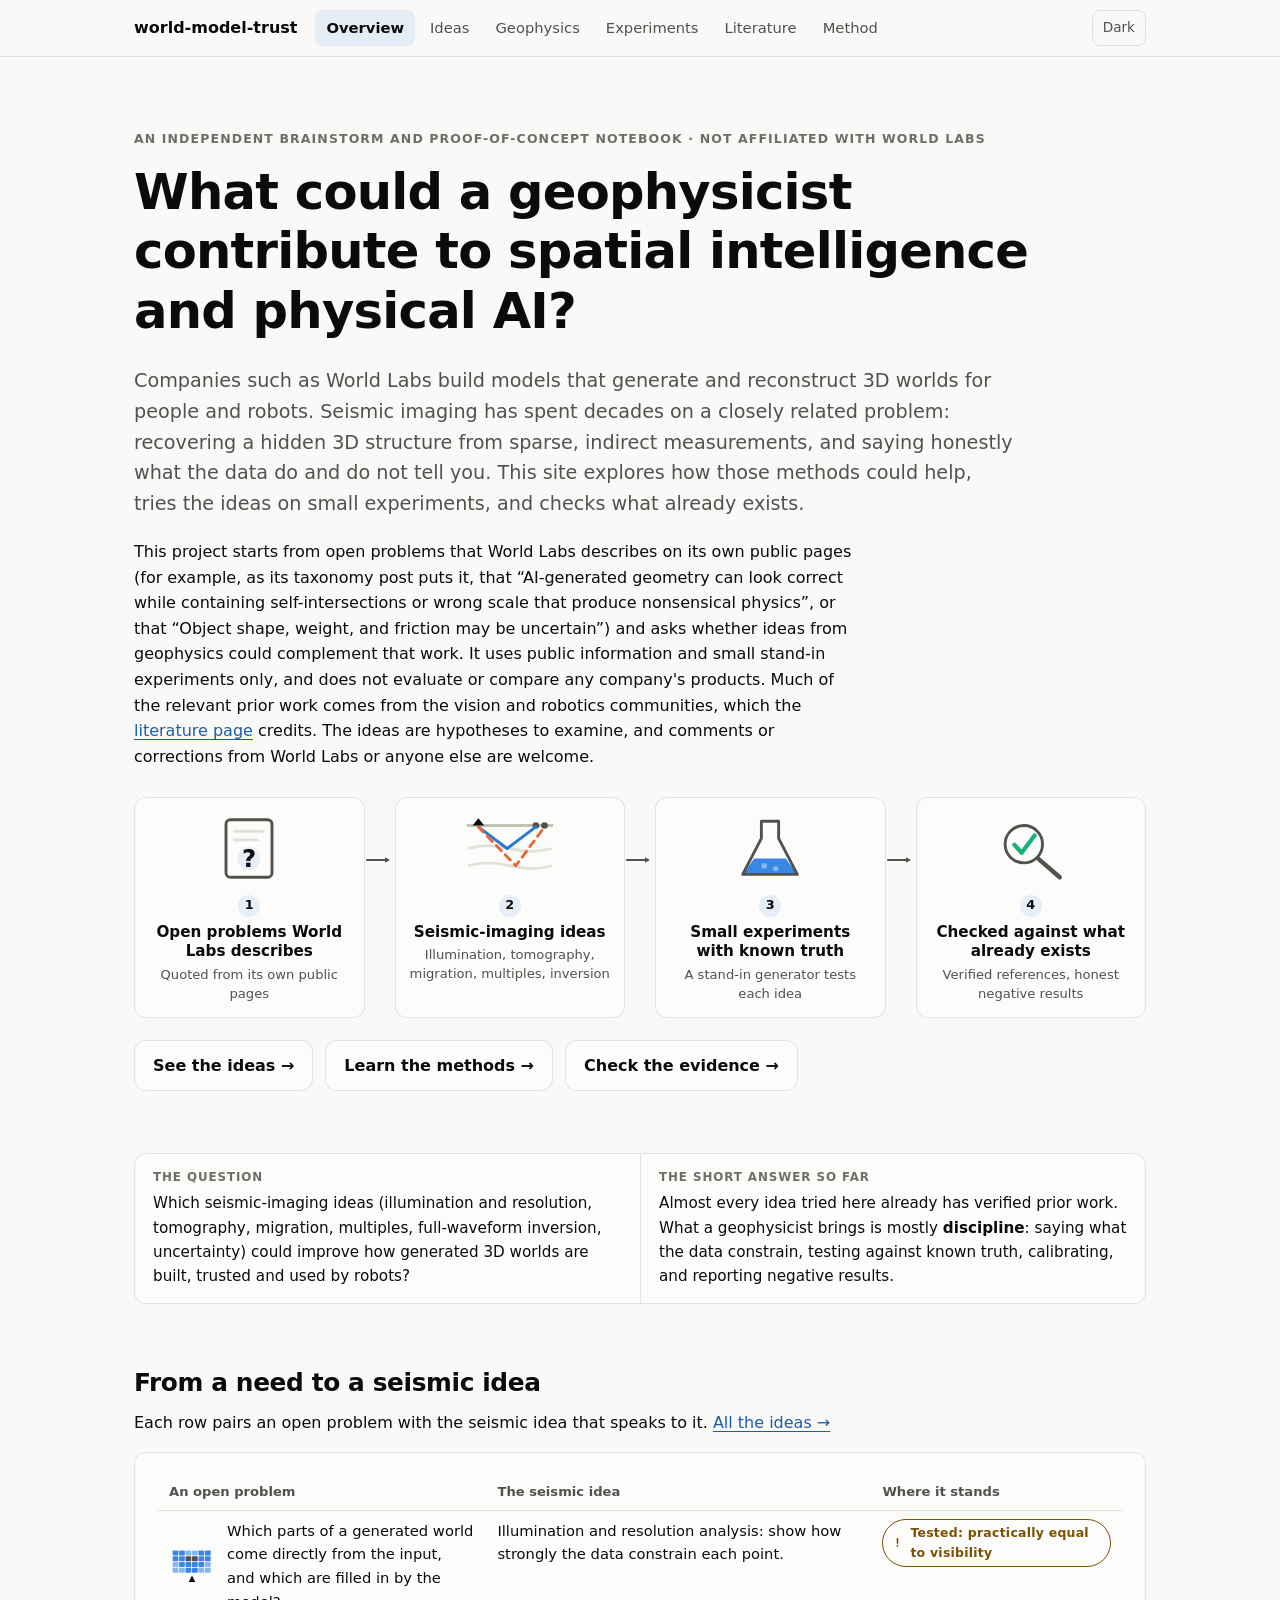
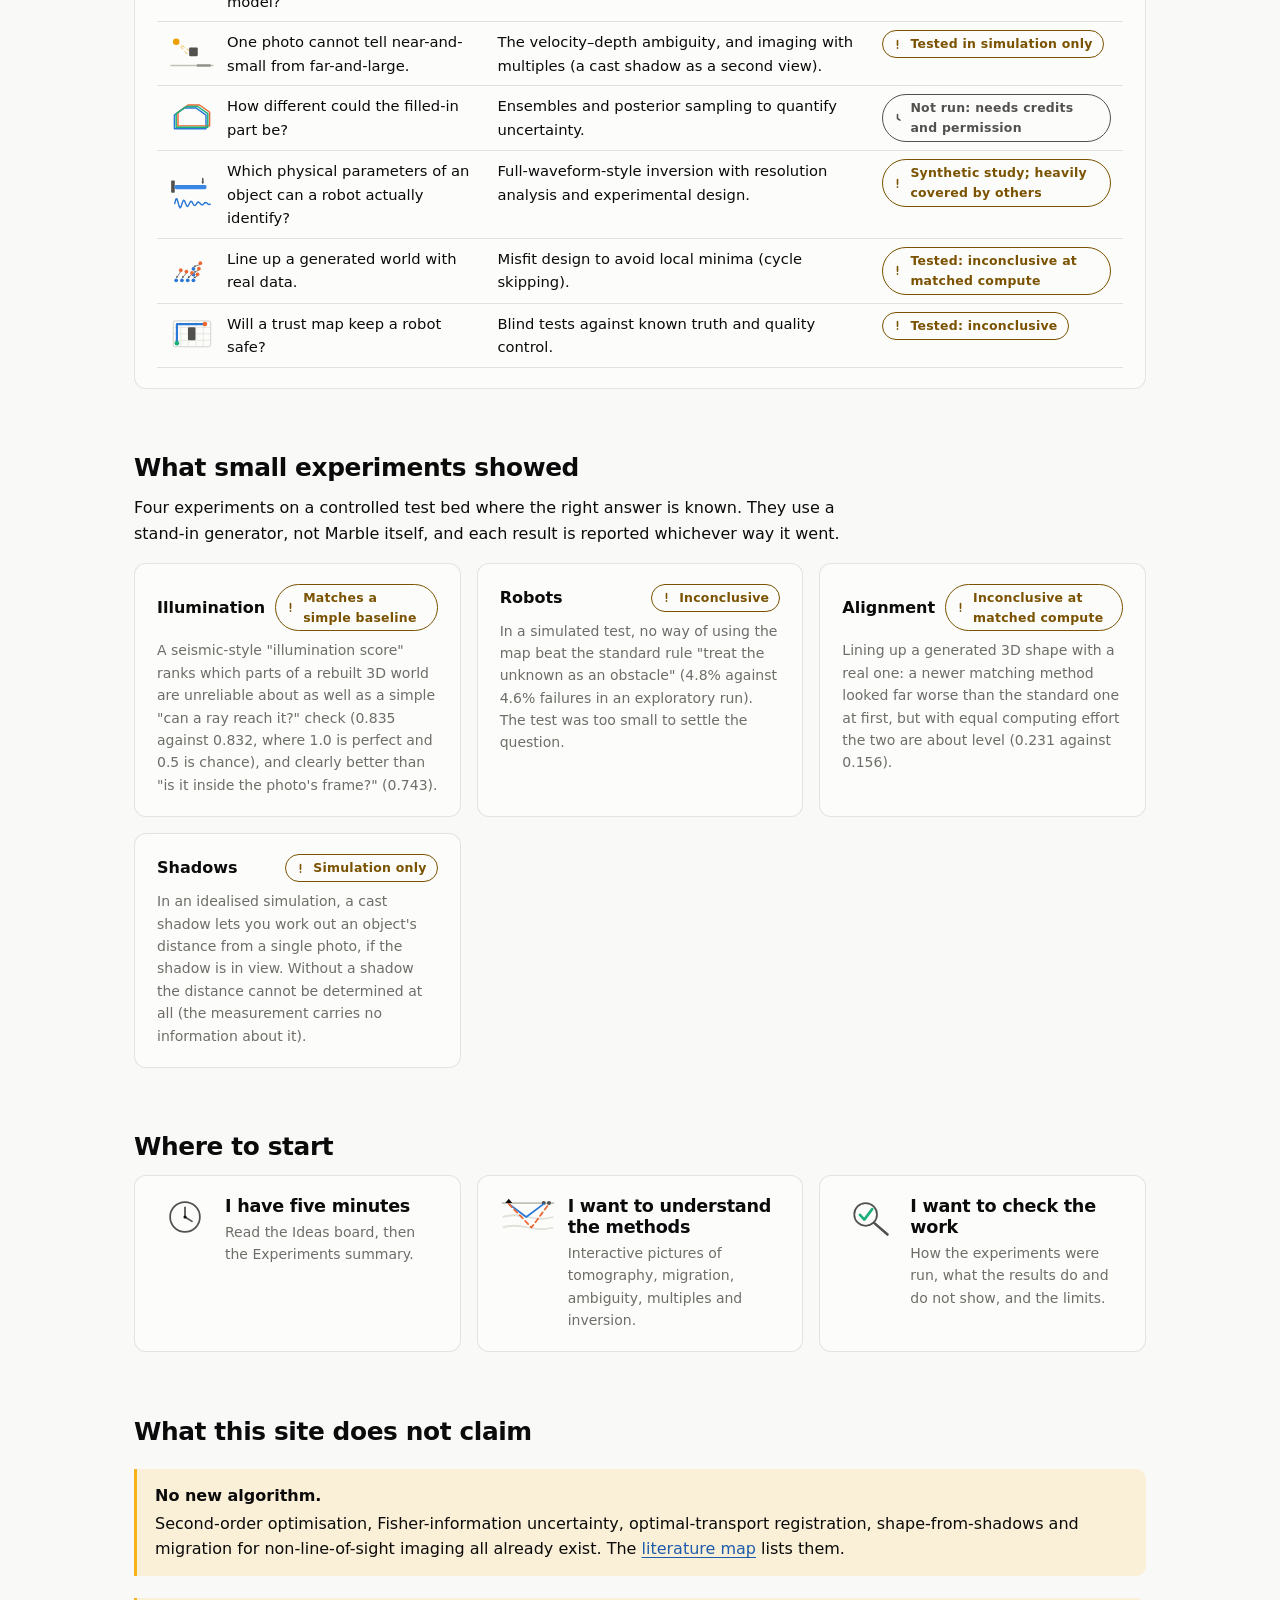
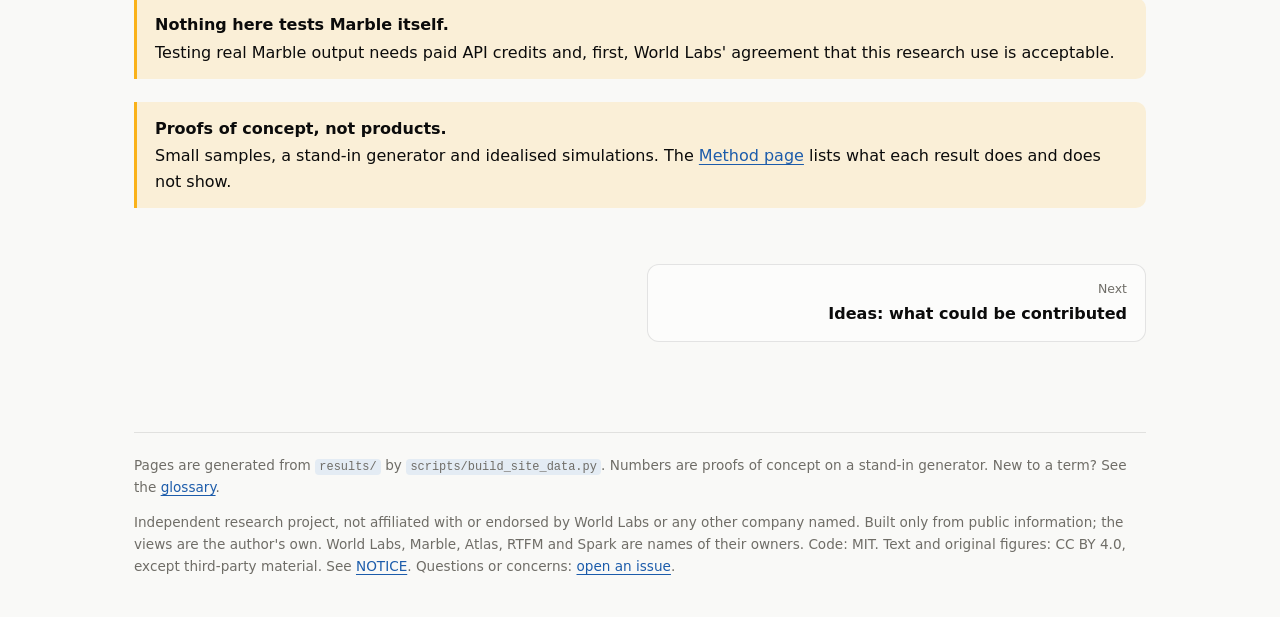
<file: site/index.html>
<!doctype html>
<html lang="en">
<head>
<meta charset="utf-8">
<meta name="viewport" content="width=device-width, initial-scale=1">
<title>What could a geophysicist contribute to spatial intelligence and physical AI? · world-model-trust</title>
<meta name="description" content="An independent brainstorm and set of small experiments exploring how seismic-imaging methods could contribute to spatial intelligence and physical AI, with verified prior work and honest results.">
<meta name="twitter:card" content="summary">
<meta property="og:title" content="What could a geophysicist contribute to spatial intelligence and physical AI?">
<meta property="og:description" content="Seismic-imaging methods meet generated 3D worlds and robots: ideas, small experiments, and what already exists.">
<link rel="icon" href="assets/favicon.svg" type="image/svg+xml">
<link rel="stylesheet" href="assets/style.css">
<link rel="stylesheet" href="assets/figures.css">
<script src="assets/viz.js"></script>
<script src="assets/icons.js"></script>
<script src="assets/data.js"></script>
<style>
.steps4 { list-style: none; margin: 28px 0 6px; padding: 0; display: grid; grid-template-columns: repeat(4, 1fr); gap: 30px; counter-reset: s; }
.steps4 li { position: relative; background: var(--surface); border: 1px solid var(--ring); border-radius: var(--radius); padding: 16px 14px 14px; text-align: center; }
.steps4 .si { display: block; width: 92px; margin: 0 auto 8px; }
.steps4 .sn { display: inline-grid; place-items: center; width: 22px; height: 22px; border-radius: 50%; background: var(--accent-wash); font-weight: 650; font-size: 0.8rem; margin-bottom: 6px; }
.steps4 b { display: block; font-size: 0.95rem; line-height: 1.3; margin-bottom: 4px; }
.steps4 .sc { display: block; color: var(--ink2); font-size: 0.82rem; line-height: 1.4; }
.steps4 .sarr { position: absolute; right: -28px; top: 50px; width: 26px; height: 12px; }
@media (max-width: 900px) { .steps4 { grid-template-columns: repeat(2, 1fr); gap: 14px; } .steps4 .sarr { display: none; } }
@media (max-width: 480px) { .steps4 { grid-template-columns: 1fr; } }
.cellicon { display: flex; gap: 12px; align-items: center; }
.cellicon .ci { flex: none; width: 46px; }
#guide .gi { flex: none; width: 56px; }
</style>
</head>
<body>
<div id="nav"></div>
<main class="wrap">
<noscript><div class="callout warn"><strong>JavaScript is off</strong>The charts, filters and demos on these pages need JavaScript. The text, tables and links still work, but some sections will be empty.</div></noscript>
<section class="hero">
  <p class="eyebrow">An independent brainstorm and proof-of-concept notebook · not affiliated with World Labs</p>
  <h1>What could a geophysicist contribute to spatial intelligence and physical AI?</h1>
  <p class="lede">Companies such as World Labs build models that generate and reconstruct 3D worlds for people and robots. Seismic imaging has spent decades on a closely related problem: recovering a hidden 3D structure from sparse, indirect measurements, and saying honestly what the data do and do not tell you. This site explores how those methods could help, tries the ideas on small experiments, and checks what already exists.</p>
  <p class="narrow" style="margin-top:14px">This project starts from open problems that World Labs describes on its own public pages (for example, as its taxonomy post puts it, that “AI-generated geometry can look correct while containing self-intersections or wrong scale that produce nonsensical physics”, or that “Object shape, weight, and friction may be uncertain”) and asks whether ideas from geophysics could complement that work. It uses public information and small stand-in experiments only, and does not evaluate or compare any company's products. Much of the relevant prior work comes from the vision and robotics communities, which the <a href="literature.html">literature page</a> credits. The ideas are hypotheses to examine, and comments or corrections from World Labs or anyone else are welcome.</p>
  <ol class="steps4" id="steps" aria-label="How this project works"></ol>
  <p style="display:flex;flex-wrap:wrap;gap:12px;margin-top:22px">
    <a class="card link" href="ideas.html" style="padding:12px 18px"><b>See the ideas →</b></a>
    <a class="card link" href="geophysics.html" style="padding:12px 18px"><b>Learn the methods →</b></a>
    <a class="card link" href="experiments.html" style="padding:12px 18px"><b>Check the evidence →</b></a>
  </p>
</section>

<aside class="glance" aria-label="At a glance">
  <div><div class="glance-label">The question</div><p>Which seismic-imaging ideas (illumination and resolution, tomography, migration, multiples, full-waveform inversion, uncertainty) could improve how generated 3D worlds are built, trusted and used by robots?</p></div>
  <div><div class="glance-label">The short answer so far</div><p>Almost every idea tried here already has verified prior work. What a geophysicist brings is mostly <b>discipline</b>: saying what the data constrain, testing against known truth, calibrating, and reporting negative results.</p></div>
</aside>

<section id="bridge">
  <h2>From a need to a seismic idea</h2>
  <p class="narrow">Each row pairs an open problem with the seismic idea that speaks to it. <a href="ideas.html">All the ideas →</a></p>
  <div class="card tablewrap bridge"><table>
    <thead><tr><th>An open problem</th><th>The seismic idea</th><th>Where it stands</th></tr></thead>
    <tbody id="bridge-rows"></tbody>
  </table></div>
</section>

<section id="found">
  <h2>What small experiments showed</h2>
  <p class="narrow">Four experiments on a controlled test bed where the right answer is known. They use a stand-in generator, not Marble itself, and each result is reported whichever way it went.</p>
  <div class="grid g2" id="cards"></div>
  </section>

<section id="guide">
  <h2>Where to start</h2>
  <div class="grid g3">
    <a class="card link" href="ideas.html"><div class="step"><span class="n">1</span><div><h3 style="margin:0 0 4px">I have five minutes</h3><p class="muted small" style="margin:0">Read the Ideas board, then the Experiments summary.</p></div></div></a>
    <a class="card link" href="geophysics.html"><div class="step"><span class="n">2</span><div><h3 style="margin:0 0 4px">I want to understand the methods</h3><p class="muted small" style="margin:0">Interactive pictures of tomography, migration, ambiguity, multiples and inversion.</p></div></div></a>
    <a class="card link" href="method.html"><div class="step"><span class="n">3</span><div><h3 style="margin:0 0 4px">I want to check the work</h3><p class="muted small" style="margin:0">How the experiments were run, what the results do and do not show, and the limits.</p></div></div></a>
  </div>
</section>

<section id="honest">
  <h2>What this site does not claim</h2>
  <div class="callout warn"><strong>No new algorithm.</strong>Second-order optimisation, Fisher-information uncertainty, optimal-transport registration, shape-from-shadows and migration for non-line-of-sight imaging all already exist. The <a href="literature.html">literature map</a> lists them.</div>
  <div class="callout warn"><strong>Nothing here tests Marble itself.</strong>Testing real Marble output needs paid API credits and, first, World Labs' agreement that this research use is acceptable.</div>
  <div class="callout warn"><strong>Proofs of concept, not products.</strong>Small samples, a stand-in generator and idealised simulations. The <a href="method.html#claims">Method page</a> lists what each result does and does not show.</div>
</section>

<footer><p>Pages are generated from <code>results/</code> by <code>scripts/build_site_data.py</code>. Numbers are proofs of concept on a stand-in generator. New to a term? See the <a href="method.html#glossary">glossary</a>.</p></footer>
</main>
<script>
V.nav("index.html");
const E = V.el, D = window.WMT, f = V.fmt;
const wp1 = D.wp1.amended;

const rows = [
 ["Which parts of a generated world come directly from the input, and which are filled in by the model?", "Illumination and resolution analysis: show how strongly the data constrain each point.", ["mixed", "Tested: practically equal to visibility"], "illumination.html"],
 ["One photo cannot tell near-and-small from far-and-large.", "The velocity–depth ambiguity, and imaging with multiples (a cast shadow as a second view).", ["mixed", "Tested in simulation only"], "shadows.html"],
 ["How different could the filled-in part be?", "Ensembles and posterior sampling to quantify uncertainty.", ["run", "Not run: needs credits and permission"], "ideas.html"],
 ["Which physical parameters of an object can a robot actually identify?", "Full-waveform-style inversion with resolution analysis and experimental design.", ["mixed", "Synthetic study; heavily covered by others"], "geophysics.html"],
 ["Line up a generated world with real data.", "Misfit design to avoid local minima (cycle skipping).", ["mixed", "Tested: inconclusive at matched compute"], "alignment.html"],
 ["Will a trust map keep a robot safe?", "Blind tests against known truth and quality control.", ["mixed", "Tested: inconclusive"], "robots.html"]
];
document.getElementById("bridge-rows").append(...rows.map(([need, idea, b, href]) => E("tr", {}, E("td", {}, need), E("td", {}, idea), E("td", {}, E("a", { href }, V.badge(...b))))));

const cards = document.getElementById("cards");
[
 ["Illumination", "mixed", "Matches a simple baseline", `A seismic-style "illumination score" ranks which parts of a rebuilt 3D world are unreliable about as well as a simple "can a ray reach it?" check (${f.n(D.wp0.pooled.ours, 3)} against ${f.n(D.wp0.pooled.visibility, 3)}, where 1.0 is perfect and 0.5 is chance), and clearly better than "is it inside the photo's frame?" (${f.n(D.wp0.pooled.frustum, 3)}).`, "illumination.html"],
 ["Robots", "mixed", "Inconclusive", `In a simulated test, no way of using the map beat the standard rule "treat the unknown as an obstacle" (${f.pct(wp1.policies.ours.fail_rate, 1)} against ${f.pct(wp1.policies.unknown_obstacle.fail_rate, 1)} failures in an exploratory run). The test was too small to settle the question.`, "robots.html"],
 ["Alignment", D.wp2 ? "mixed" : "run", D.wp2 ? "Inconclusive at matched compute" : "Running", D.wp2 && D.wp2.sensitivity ? `Lining up a generated 3D shape with a real one: a newer matching method looked far worse than the standard one at first, but with equal computing effort the two are about level (${f.n(D.wp2.sensitivity.strict.basins.ot100, 3)} against ${f.n(D.wp2.sensitivity.strict.basins.icp, 3)}).` : "Pending.", "alignment.html"],
 ["Shadows", "mixed", "Simulation only", `In an idealised simulation, a cast shadow lets you work out an object's distance from a single photo, if the shadow is in view. Without a shadow the distance cannot be determined at all (the measurement carries no information about it).`, "shadows.html"]
].forEach(([t, k, b, x, h]) => cards.append(E("a", { class: "card link", href: h },
  E("div", { style: "display:flex;justify-content:space-between;align-items:center;gap:10px;margin-bottom:8px" }, E("b", {}, t), V.badge(k, b)), E("p", { class: "muted small", style: "margin:0" }, x))));

/* ---- illustrated 4-step strip ---- */
(function () {
  const STEPS = [["openproblems", "Open problems World Labs describes", "Quoted from its own public pages"],
    ["seismic", "Seismic-imaging ideas", "Illumination, tomography, migration, multiples, inversion"],
    ["flask", "Small experiments with known truth", "A stand-in generator tests each idea"],
    ["verify", "Checked against what already exists", "Verified references, honest negative results"]];
  const U = Icons.util, ol = document.getElementById("steps");
  STEPS.forEach(([ic, title, cap], i) => {
    const li = E("li", {}, E("span", { class: "si" }, Icons[ic]()), E("span", { class: "sn" }, String(i + 1)), E("b", {}, title), E("span", { class: "sc" }, cap));
    if (i < STEPS.length - 1) li.append(E("span", { class: "sarr", "aria-hidden": "true" }, E("svg", { viewBox: "0 0 26 12", width: "26", height: "12" }, U.arrow(1, 6, 24, 6, "s-ink2 mid round", "f-ink2", 5))));
    ol.append(li);
  });
})();

/* ---- icons in the need-to-idea table and in the start cards ---- */
(function () {
  ["trustmap", "shadow", "ensemble", "params", "align", "robot"].forEach((name, i) => {
    const tr = document.querySelectorAll("#bridge-rows tr")[i]; if (!tr) return;
    const td = tr.firstChild, wrap = E("div", { class: "cellicon" }, E("span", { class: "ci" }, Icons[name]()), E("span", {}, ...td.childNodes));
    td.append(wrap);
  });
  ["clock", "seismic", "verify"].forEach((name, i) => {
    const step = document.querySelectorAll("#guide .step")[i]; if (!step) return;
    const n = step.querySelector(".n"); if (n) n.replaceWith(E("span", { class: "gi" }, Icons[name]()));
  });
})();
</script>
</body>
</html>
</file>
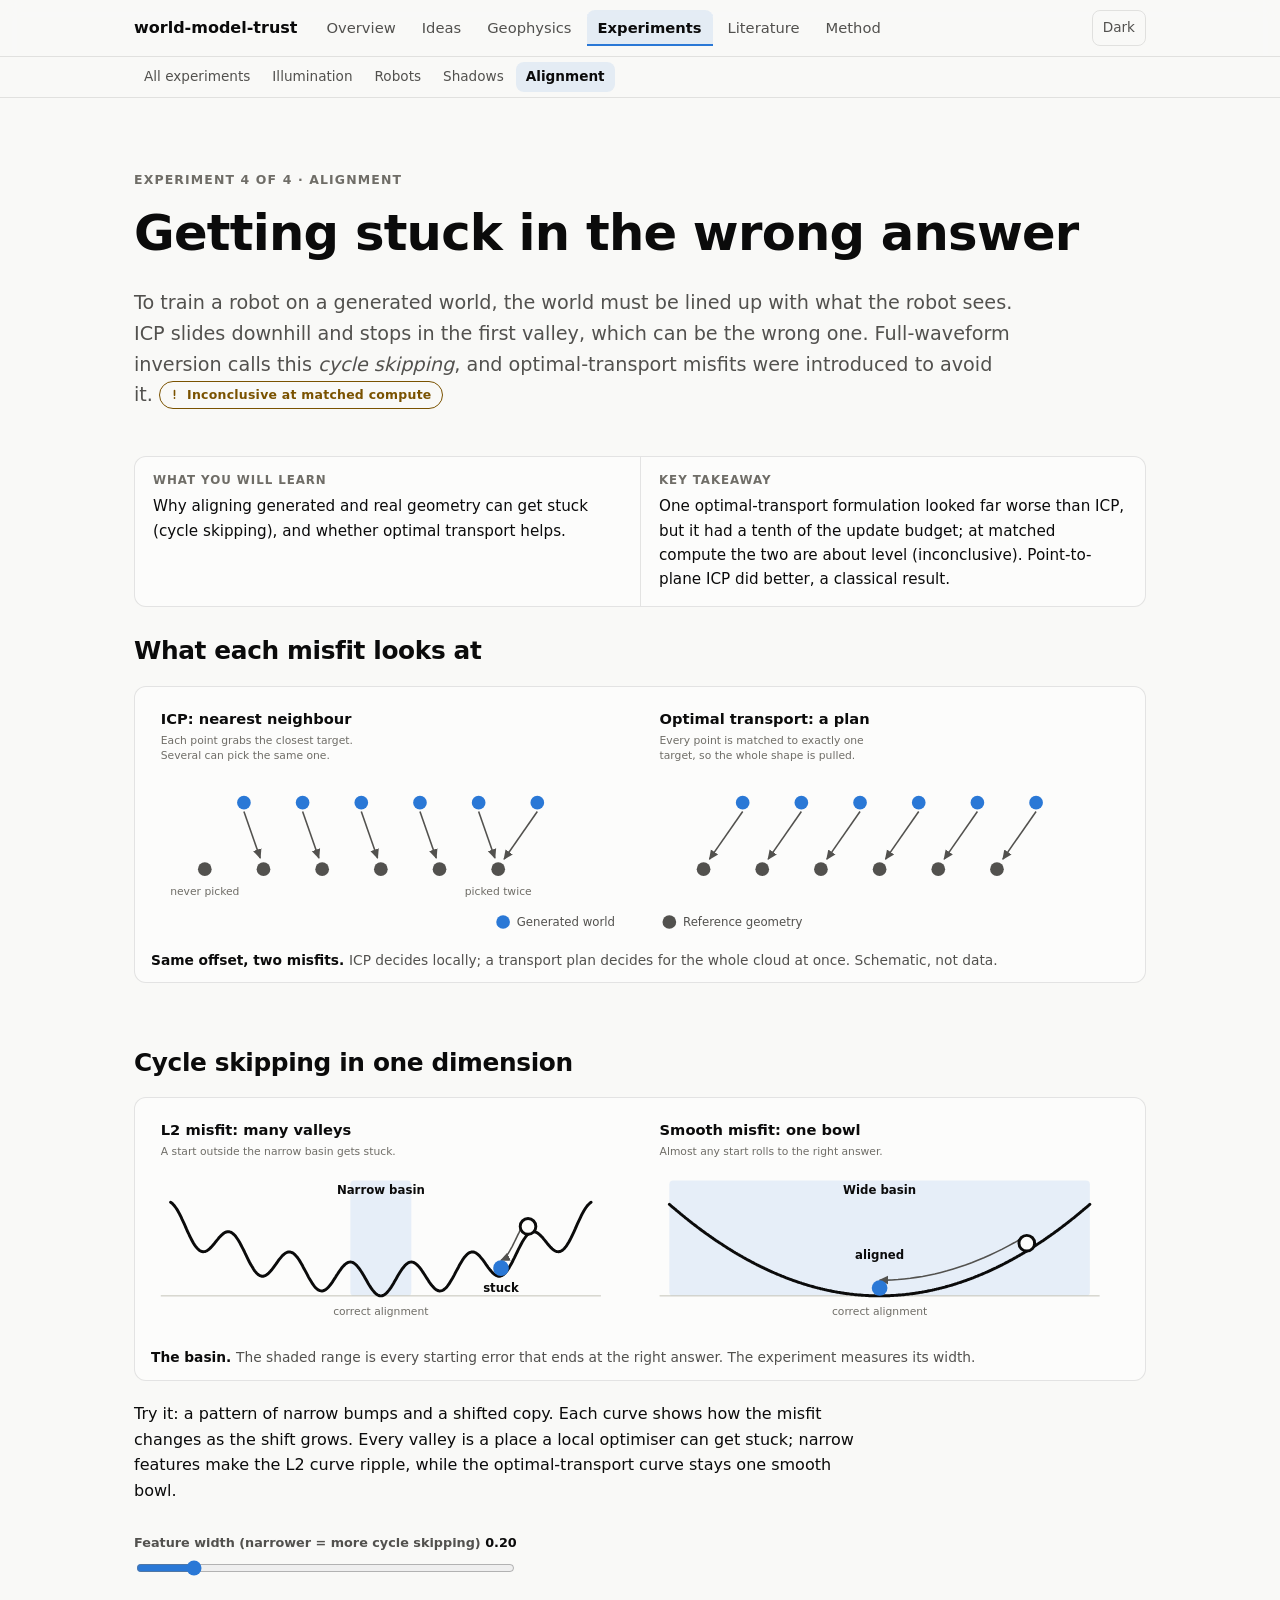
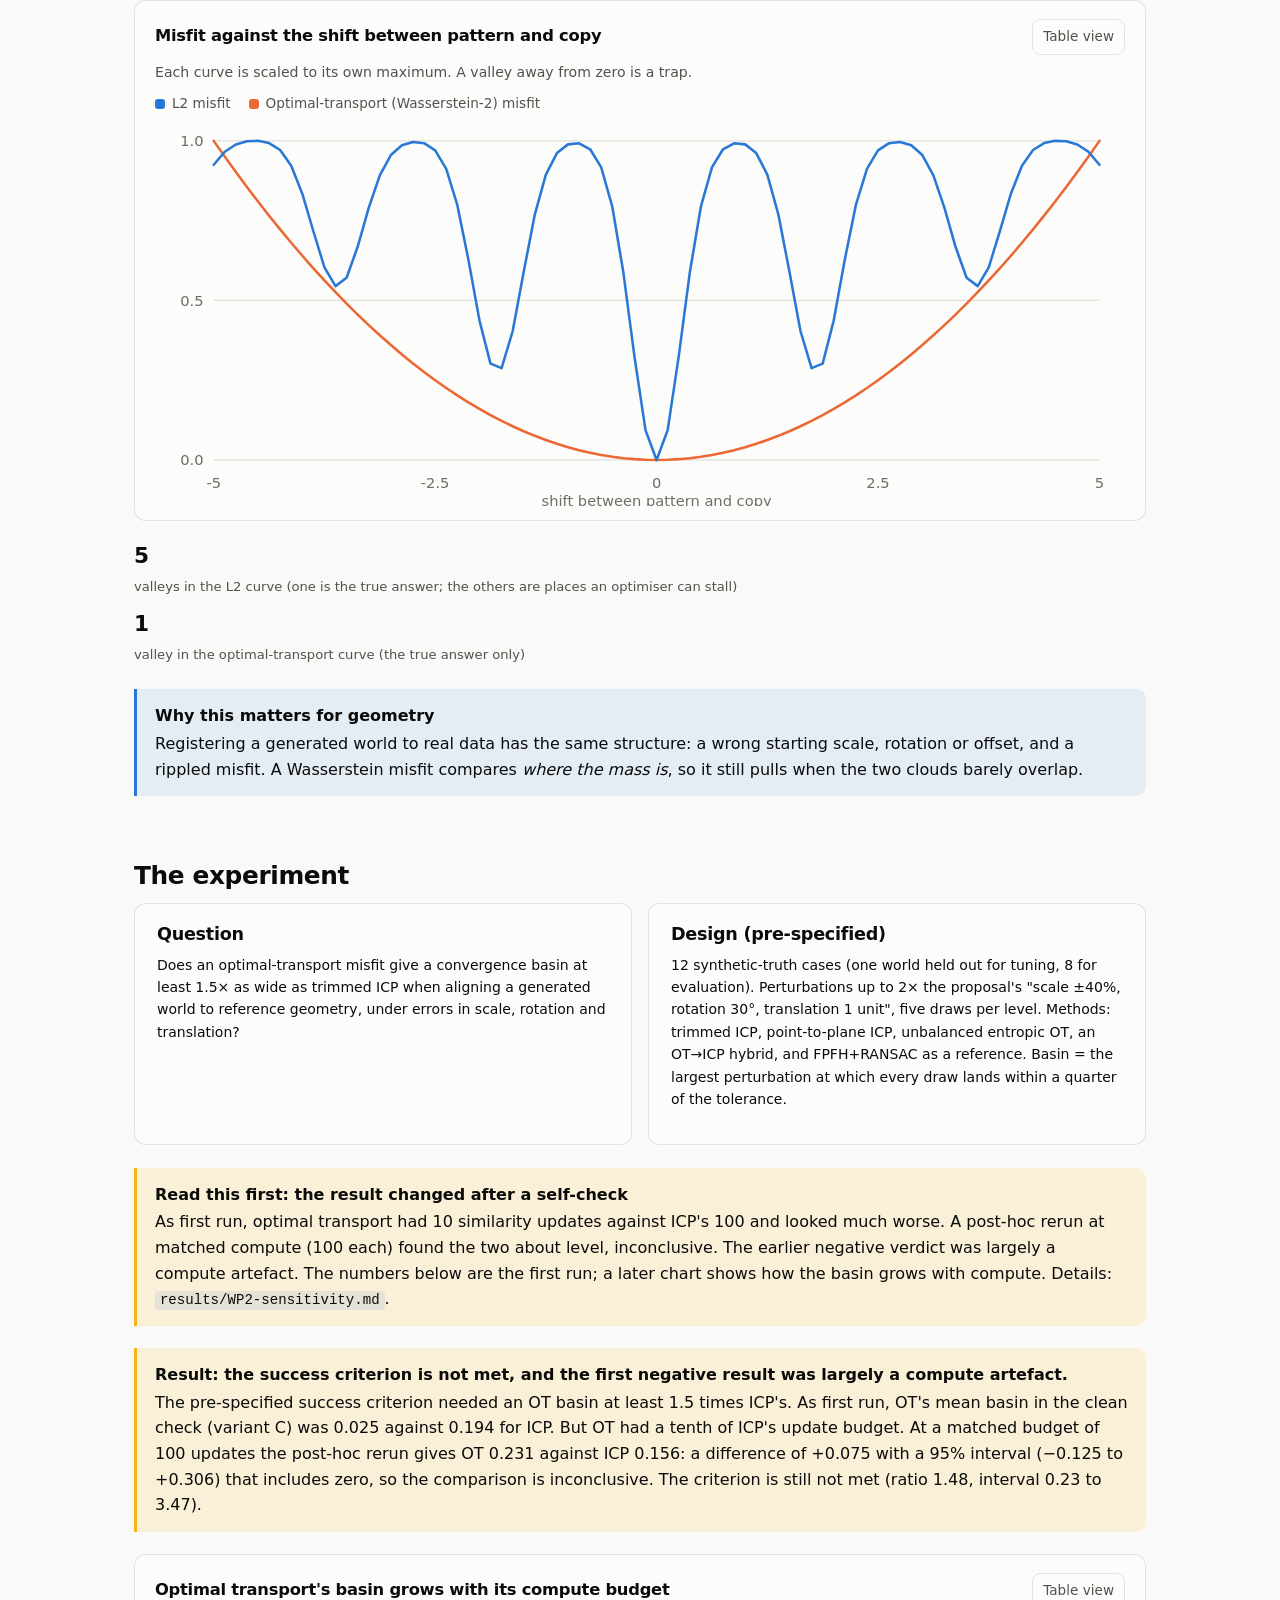
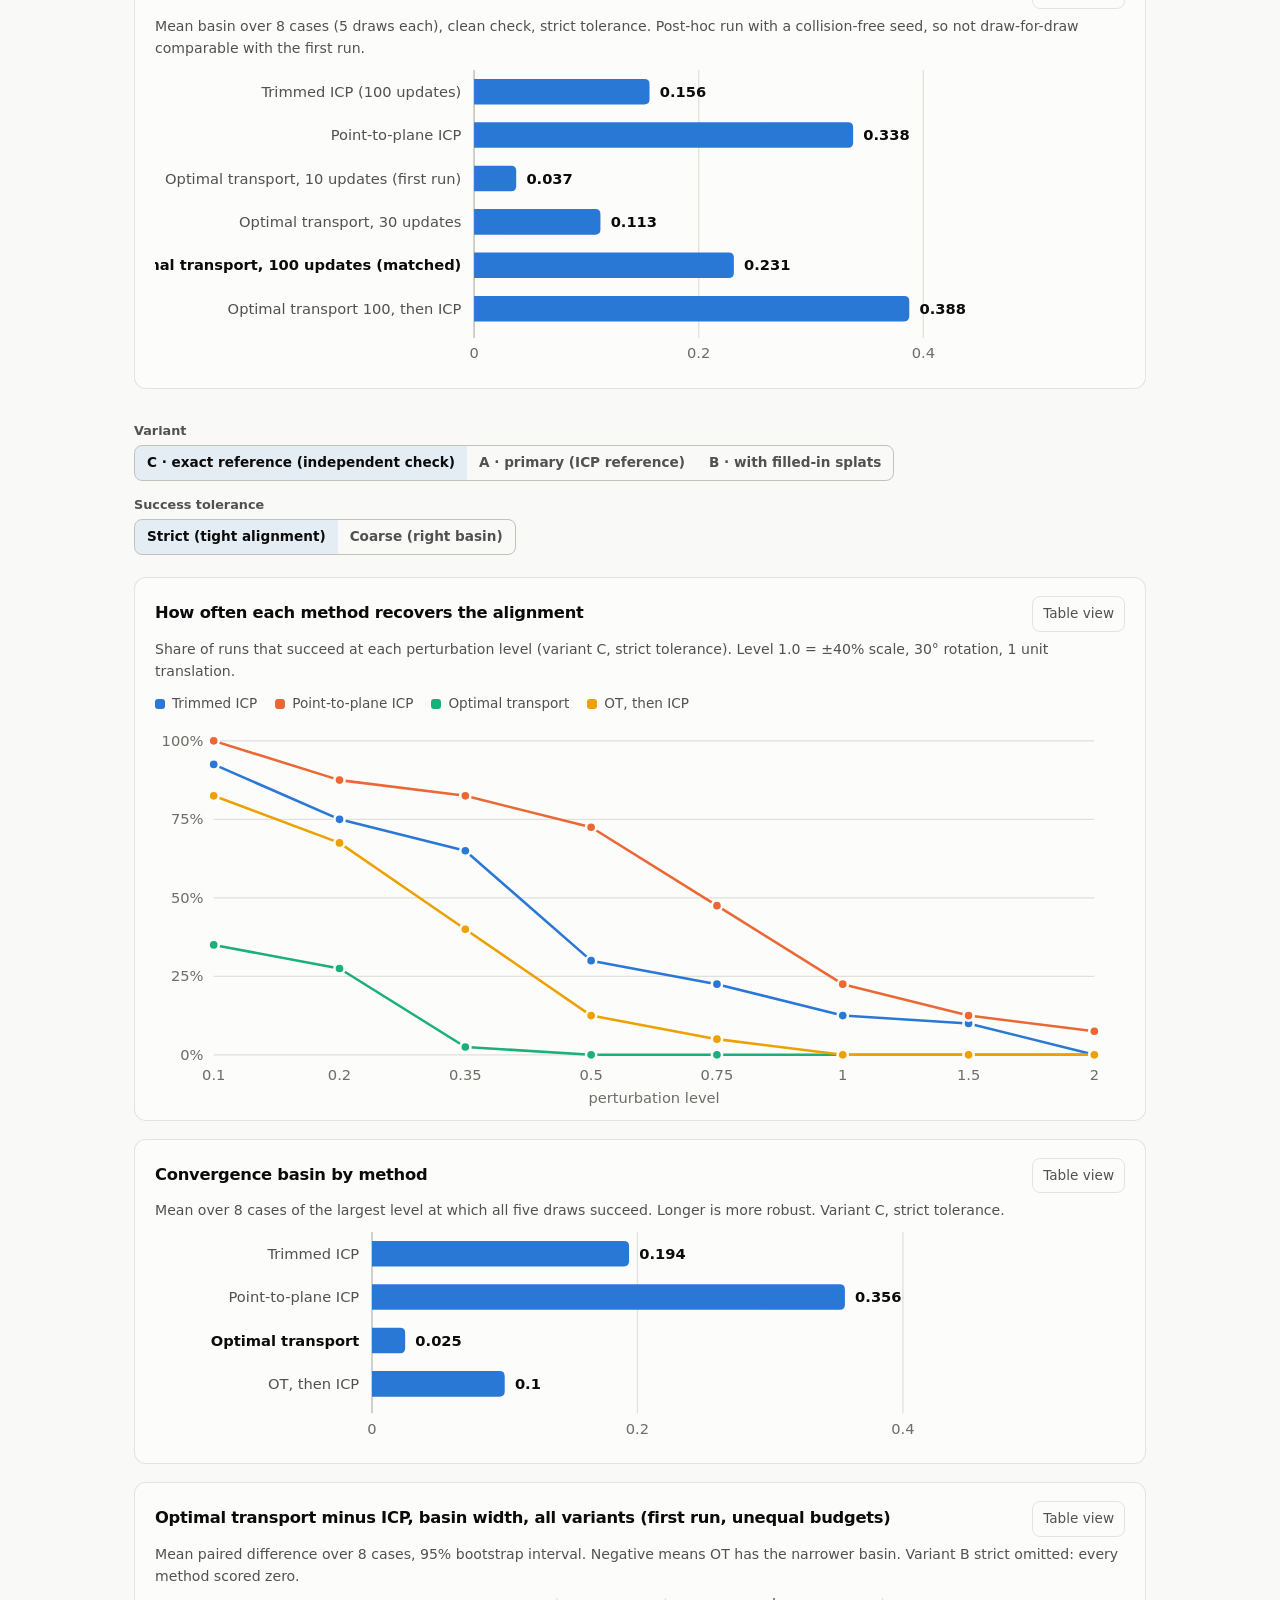
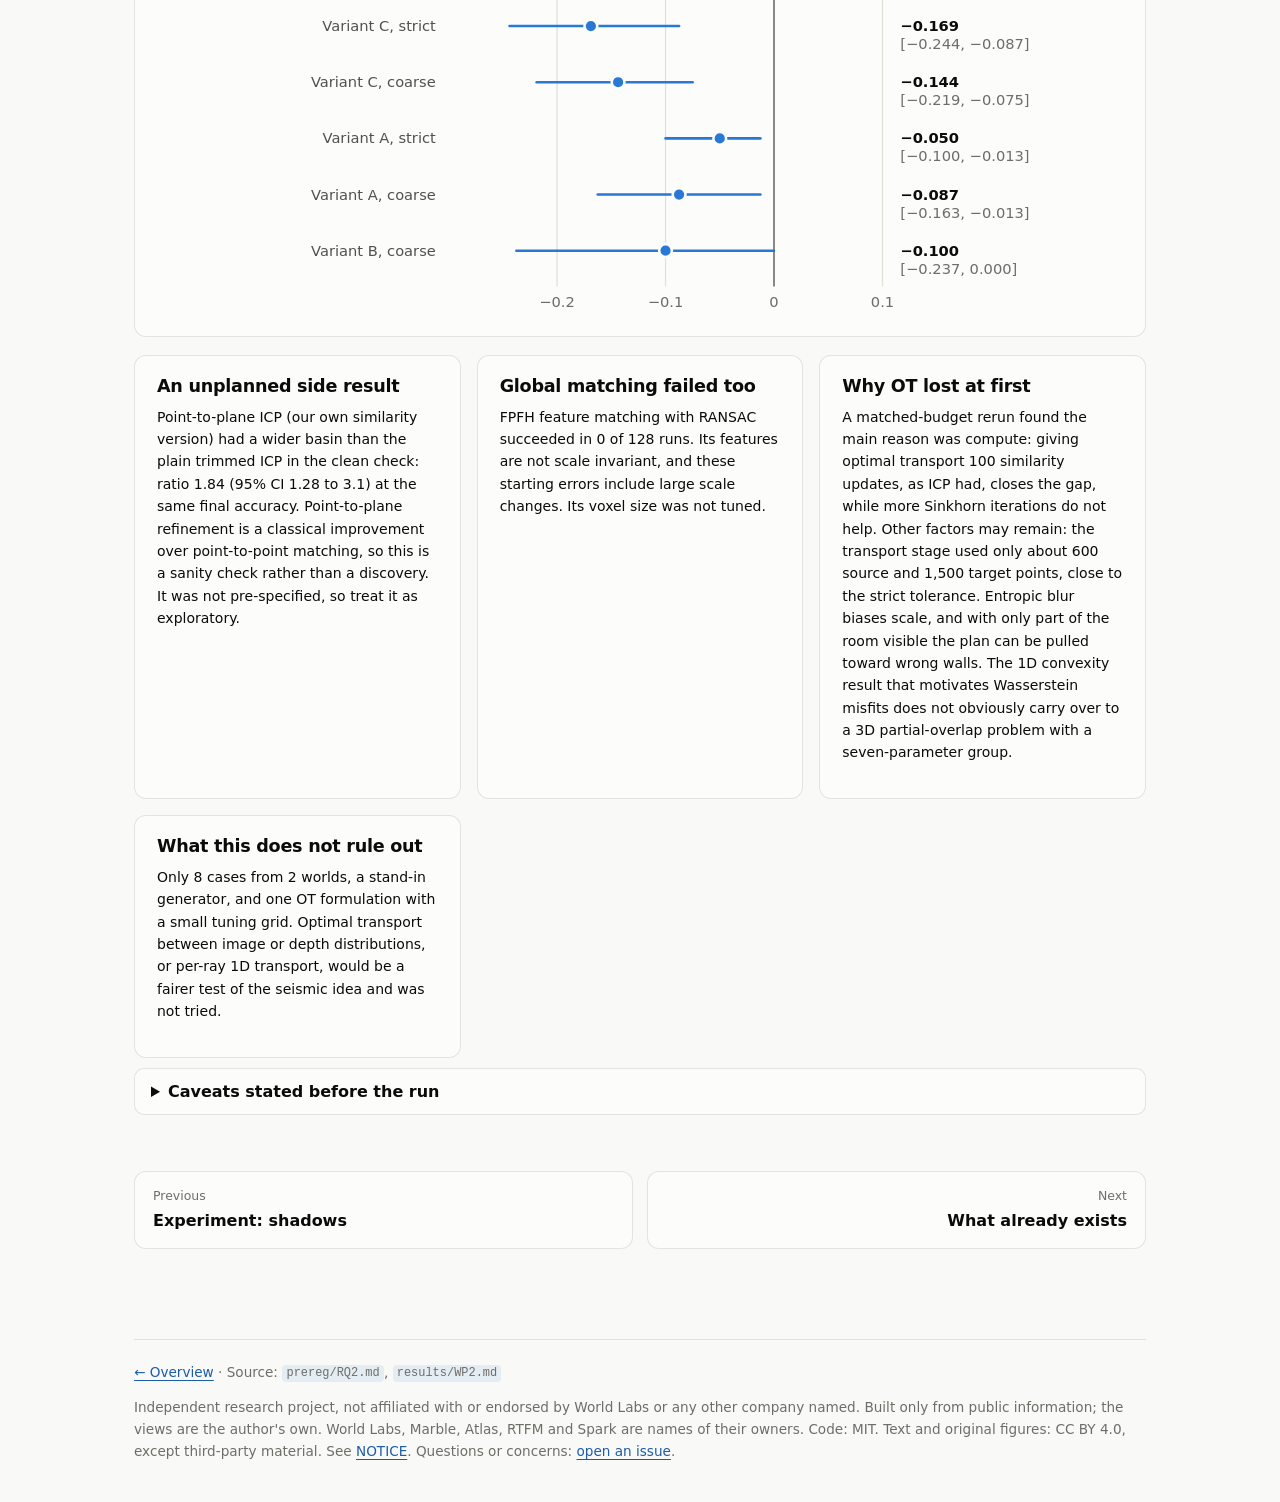
<file: site/alignment.html>
<!doctype html>
<html lang="en">
<head>
<meta charset="utf-8">
<meta name="viewport" content="width=device-width, initial-scale=1">
<title>Alignment · world-model-trust</title>
<meta name="description" content="Why registration gets stuck in the wrong answer, and whether an optimal-transport misfit helps: a toy and the results.">
<meta name="twitter:card" content="summary">
<meta property="og:title" content="Alignment · world-model-trust">
<link rel="icon" href="assets/favicon.svg" type="image/svg+xml">
<link rel="stylesheet" href="assets/style.css">
<link rel="stylesheet" href="assets/figures.css">
<script src="assets/viz.js"></script>
<script src="assets/data.js"></script>
<script src="assets/misfit-demo.js"></script>
</head>
<body>
<div id="nav"></div>
<main class="wrap">
<noscript><div class="callout warn"><strong>JavaScript is off</strong>The charts, filters and demos on these pages need JavaScript. The text, tables and links still work, but some sections will be empty.</div></noscript>
<section class="hero" style="padding-bottom:8px">
  <p class="eyebrow">Experiment 4 of 4 · alignment</p>
  <h1>Getting stuck in the wrong answer</h1>
  <p class="lede">To train a robot on a generated world, the world must be lined up with what the robot sees. ICP slides downhill and stops in the first valley, which can be the wrong one. Full-waveform inversion calls this <em>cycle skipping</em>, and optimal-transport misfits were introduced to avoid it. <span id="status"></span></p>
</section>
<aside class="glance" aria-label="At a glance">
  <div><div class="glance-label">What you will learn</div><p>Why aligning generated and real geometry can get stuck (cycle skipping), and whether optimal transport helps.</p></div>
  <div><div class="glance-label">Key takeaway</div><p>One optimal-transport formulation looked far worse than ICP, but it had a tenth of the update budget; at matched compute the two are about level (inconclusive). Point-to-plane ICP did better, a classical result.</p></div>
</aside>


<h2 style="margin-top:1.2em">What each misfit looks at</h2>
<div id="look"></div>

<h2>Cycle skipping in one dimension</h2>
<div id="basin"></div>
<p class="narrow">Try it: a pattern of narrow bumps and a shifted copy. Each curve shows how the misfit changes as the shift grows. Every valley is a place a local optimiser can get stuck; narrow features make the L2 curve ripple, while the optimal-transport curve stays one smooth bowl.</p>
<div class="filters" id="controls"></div>
<div id="charts"></div>
<div class="stats" id="minima"></div>
<div class="callout"><strong>Why this matters for geometry</strong>Registering a generated world to real data has the same structure: a wrong starting scale, rotation or offset, and a rippled misfit. A Wasserstein misfit compares <em>where the mass is</em>, so it still pulls when the two clouds barely overlap.</div>

<h2>The experiment</h2>
<div class="grid g2">
  <div class="card"><h3>Question</h3><p class="small">Does an optimal-transport misfit give a convergence basin at least 1.5× as wide as trimmed ICP when aligning a generated world to reference geometry, under errors in scale, rotation and translation?</p></div>
  <div class="card"><h3>Design (pre-specified)</h3><p class="small">12 synthetic-truth cases (one world held out for tuning, 8 for evaluation). Perturbations up to 2× the proposal's "scale ±40%, rotation 30°, translation 1 unit", five draws per level. Methods: trimmed ICP, point-to-plane ICP, unbalanced entropic OT, an OT→ICP hybrid, and FPFH+RANSAC as a reference. Basin = the largest perturbation at which every draw lands within a quarter of the tolerance.</p></div>
</div>
<div id="results">
  <div class="callout warn"><strong>Read this first: the result changed after a self-check</strong>As first run, optimal transport had 10 similarity updates against ICP's 100 and looked much worse. A post-hoc rerun at matched compute (100 each) found the two about level, inconclusive. The earlier negative verdict was largely a compute artefact. The numbers below are the first run; a later chart shows how the basin grows with compute. Details: <code>results/WP2-sensitivity.md</code>.</div>
  <div class="callout warn" id="gate-callout" hidden><strong>Result: the success criterion is not met, and the first negative result was largely a compute artefact.</strong><span id="gate-text"></span></div>
  <div class="filters" id="rfilters" hidden></div>
  <div id="rcharts"></div>
  <div id="rforest"></div>
  <div class="grid g2" id="rnotes"></div>
</div>
<details><summary>Caveats stated before the run</summary>
  <ul>
    <li>In the main variants the "reference" is itself an ICP solution, so ICP has a built-in advantage. A third variant uses an exact known transform to remove that circularity and is trusted more if they disagree.</li>
    <li>The generator is a stand-in, not Marble; real generator output would have different statistics for the parts it fills in.</li>
    <li>The OT inputs are subsampled, so its final accuracy is coarser than ICP's. The OT→ICP hybrid is reported to separate basin width from final accuracy.</li>
  </ul>
</details>
<footer><p><a href="index.html">← Overview</a> · Source: <code>prereg/RQ2.md</code>, <code>results/WP2.md</code></p></footer>
</main>
<script>
V.nav("alignment.html");
const E = V.el, D = window.WMT;
document.getElementById("status").append(D.wp2 ? V.badge("mixed", "Inconclusive at matched compute") : V.badge("run", "Evaluation running"));

/* ---------- figures: what each misfit looks at; what a basin is ---------- */
(function () {
  const W = 1000, H = 246, pw = 470, T = (i) => 55 + 60 * i, Sx = (i) => T(i) + 40, yS = 104, yT = 172, r = 7;
  const kids = [];
  const shorten = (x1, y1, x2, y2, d) => { const L = Math.hypot(x2 - x1, y2 - y1); return [x2 - (x2 - x1) * d / L, y2 - (y2 - y1) * d / L]; };
  const panel = (ox, title, sub, pairs) => {
    kids.push(E("text", { class: "t-strong", style: "font-size:15px", x: ox + 10, y: 24 }, title));
    sub.forEach((l, k) => kids.push(E("text", { class: "t-muted", x: ox + 10, y: 44 + k * 15 }, l)));
    pairs.forEach(([a, b]) => { const [ex, ey] = shorten(Sx(a) + ox, yS, T(b) + ox, yT, r + 5); kids.push(E("path", { class: "arrow-ink", d: `M${Sx(a) + ox},${yS + r + 2} L${ex},${ey}` })); });
    for (let i = 0; i < 6; i++) kids.push(E("circle", { class: "f-ink2", cx: T(i) + ox, cy: yT, r }), E("circle", { class: "f-accent", cx: Sx(i) + ox, cy: yS, r }));
  };
  panel(0, "ICP: nearest neighbour", ["Each point grabs the closest target.", "Several can pick the same one."], [[0, 1], [1, 2], [2, 3], [3, 4], [4, 5], [5, 5]]);
  panel(510, "Optimal transport: a plan", ["Every point is matched to exactly one", "target, so the whole shape is pulled."], [[0, 0], [1, 1], [2, 2], [3, 3], [4, 4], [5, 5]]);
  kids.push(E("text", { class: "t-muted", x: T(0), y: yT + 26, "text-anchor": "middle" }, "never picked"), E("text", { class: "t-muted", x: T(5), y: yT + 26, "text-anchor": "middle" }, "picked twice"));
  kids.push(E("circle", { class: "f-accent", cx: 360, cy: 226, r }), E("text", { class: "t", x: 374, y: 230 }, "Generated world"), E("circle", { class: "f-ink2", cx: 530, cy: 226, r }), E("text", { class: "t", x: 544, y: 230 }, "Reference geometry"));
  const svg = V.diagram(W, H, ...kids);
  svg.style.minWidth = "720px";
  const fig = V.figure(svg, E("span", {}, E("b", {}, "Same offset, two misfits. "), "ICP decides locally; a transport plan decides for the whole cloud at once. Schematic, not data."), "Two point rows: ICP arrows go to the nearest target, so one is picked twice and one never; the optimal-transport plan matches each point to one target");
  fig.style.overflowX = "auto";
  document.getElementById("look").append(fig);
})();

(function () {
  const W = 1000, H = 232, pw = 470, N = 400, base = 188, amp = 104;
  const f = [(u) => 0.6 * u * u + 0.16 * (1 - Math.cos(7 * Math.PI * u)), (u) => 0.9 * u * u];
  const kids = [];
  const panel = (ox, k, title, sub, u0, label) => {
    const X = (u) => ox + 20 + (u + 1) / 2 * (pw - 40), Y = (u) => base - f[k](u) * amp;
    let a = 0, b = 0;
    if (k === 0) { const df = (u) => f[0](u + 1e-4) - f[0](u - 1e-4); a = 0; while (df(a + 0.001) > 0 || a < 0.01) a += 0.001; } else a = 1;
    b = a;
    const pts = Array.from({ length: N + 1 }, (_, i) => -1 + 2 * i / N);
    kids.push(E("text", { class: "t-strong", style: "font-size:15px", x: ox + 10, y: 24 }, title), E("text", { class: "t-muted", x: ox + 10, y: 44 }, sub));
    kids.push(E("rect", { class: "f-wash", x: X(-a), y: 70, width: X(a) - X(-a), height: base - 70, rx: 4 }));
    kids.push(E("text", { class: "t-strong", x: X(0), y: 84, "text-anchor": "middle" }, k === 0 ? "Narrow basin" : "Wide basin"));
    kids.push(E("path", { class: "nofill s-axis thin", d: `M${ox + 10},${base} L${ox + pw - 10},${base}` }));
    kids.push(E("path", { class: "nofill s-ink thick round", d: pts.map((u, i) => `${i ? "L" : "M"}${X(u).toFixed(1)},${Y(u).toFixed(1)}`).join(" ") }));
    kids.push(E("text", { class: "t-muted", x: X(0), y: base + 20, "text-anchor": "middle" }, "correct alignment"));
    const end = k === 0 ? 4 / 7 : 0;
    const walk = []; for (let i = 0; i <= 24; i++) { const u = u0 + (end - u0) * i / 24; walk.push(`${i ? "L" : "M"}${X(u).toFixed(1)},${(Y(u) - 16).toFixed(1)}`); }
    kids.push(E("path", { class: "arrow-ink", d: walk.join(" ") }));
    kids.push(E("circle", { class: "f-surface s-ink thick", cx: X(u0), cy: Y(u0) - 8, r: 8 }), E("circle", { class: "f-accent", cx: X(end), cy: Y(end) - 8, r: 8 }));
    kids.push(E("text", { class: "t-strong", x: X(end), y: k === 0 ? Y(end) + 16 : Y(end) - 38, "text-anchor": "middle" }, label));
  };
  panel(0, 0, "L2 misfit: many valleys", "A start outside the narrow basin gets stuck.", 0.7, "stuck");
  panel(510, 1, "Smooth misfit: one bowl", "Almost any start rolls to the right answer.", 0.7, "aligned");
  const svg = V.diagram(W, H, ...kids);
  svg.style.minWidth = "720px";
  const fig = V.figure(svg, E("span", {}, E("b", {}, "The basin. "), "The shaded range is every starting error that ends at the right answer. The experiment measures its width."), "Two curves: a rippled misfit with a narrow basin where a start gets stuck, and a smooth bowl with a wide basin where it reaches the answer");
  fig.style.overflowX = "auto";
  document.getElementById("basin").append(fig);
})();

/* ---------- misfit toy ---------- */
const st = { width: 0.2 };
const ctl = document.getElementById("controls");
ctl.append(V.slider("Feature width (narrower = more cycle skipping)", () => st.width, (v) => (st.width = v), 0.12, 0.7, 0.02, "", draw, (v) => v.toFixed(2)));
const charts = document.getElementById("charts"), minima = document.getElementById("minima");
const S = [{ key: "l2", label: "L2 misfit", color: "var(--s1)" }, { key: "w2", label: "Optimal-transport (Wasserstein-2) misfit", color: "var(--s2)" }];
function draw() {
  const cv = MisfitDemo.curves(st.width), W = 760, H = 300, x0 = 46, x1 = W - 20, y0 = 14, y1 = H - 36;
  const sx = V.scale(-5, 5, x0, x1), sy = V.scale(0, 1, y1, y0);
  charts.replaceChildren();
  const c = V.card(charts, { title: "Misfit against the shift between pattern and copy", sub: "Each curve is scaled to its own maximum. A valley away from zero is a trap.", legend: S.map((s) => ({ ...s })) });
  const svg = E("svg", { class: "chart", viewBox: `0 0 ${W} ${H}`, role: "img", "aria-label": "Misfit curves for L2 and optimal transport against shift" }), g = E("g", { class: "grid" });
  [0, 0.5, 1].forEach((t) => { g.append(E("line", { x1: x0, x2: x1, y1: sy(t), y2: sy(t) })); svg.append(E("text", { x: x0 - 8, y: sy(t) + 4, "text-anchor": "end" }, t.toFixed(1))); });
  [-5, -2.5, 0, 2.5, 5].forEach((t) => svg.append(E("text", { x: sx(t), y: H - 14, "text-anchor": "middle" }, String(t))));
  svg.prepend(g);
  svg.append(E("text", { x: (x0 + x1) / 2, y: H - 0, "text-anchor": "middle" }, "shift between pattern and copy"));
  S.slice().reverse().forEach((s) => svg.append(E("polyline", { points: cv.map((o) => `${sx(o.shift)},${sy(o[s.key])}`).join(" "), fill: "none", stroke: s.color, "stroke-width": 2, "stroke-linejoin": "round", "stroke-linecap": "round" })));
  const line = E("line", { y1: y0, y2: y1, stroke: "var(--axis)", "stroke-width": 1, style: "opacity:0" }), dots = S.map((s) => E("circle", { r: 4, fill: s.color, stroke: "var(--surface)", "stroke-width": 2, style: "opacity:0" }));
  svg.append(line, ...dots);
  const hit = E("rect", { class: "hit", x: x0, y: y0, width: x1 - x0, height: y1 - y0 });
  const showIdx = (i, cx, cy) => {
    const o = cv[i];
    line.setAttribute("x1", sx(o.shift)); line.setAttribute("x2", sx(o.shift)); line.style.opacity = 1;
    dots.forEach((d, k) => { d.setAttribute("cx", sx(o.shift)); d.setAttribute("cy", sy(o[S[k].key])); d.style.opacity = 1; });
    V.tip.show("shift " + o.shift.toFixed(2), S.map((s) => ({ value: V.fmt.n(o[s.key], 2), label: s.label, color: s.color })), cx, cy);
  };
  const move = (e) => {
    const b = svg.getBoundingClientRect(), px = ((e.clientX - b.left) / b.width) * W, i = Math.max(0, Math.min(cv.length - 1, Math.round(((px - x0) / (x1 - x0)) * (cv.length - 1))));
    showIdx(i, e.clientX, e.clientY);
  };
  hit._items = cv.map((_, i) => () => { const b = svg.getBoundingClientRect(); showIdx(i, b.left + b.width / 2, b.top + b.height / 2); });
  hit.addEventListener("pointermove", move); hit.addEventListener("pointerleave", () => { line.style.opacity = 0; dots.forEach((d) => (d.style.opacity = 0)); V.tip.hide(); });
  svg.append(hit); c.body.append(svg);
  V.addTable(c, ["Shift", "L2 misfit", "OT misfit"], cv.filter((_, i) => i % 4 === 0).map((o) => [V.fmt.n(o.shift, 2), V.fmt.n(o.l2, 3), V.fmt.n(o.w2, 3)]));
  const m1 = MisfitDemo.localMinima(cv.map((o) => o.l2)), m2 = MisfitDemo.localMinima(cv.map((o) => o.w2));
  minima.replaceChildren(E("div", {}, E("b", {}, String(m1)), E("span", {}, "valleys in the L2 curve (one is the true answer; the others are places an optimiser can stall)")), E("div", {}, E("b", {}, String(m2)), E("span", {}, "valley in the optimal-transport curve (the true answer only)")));
}
draw();

/* ---------- WP2 results ---------- */
const res = document.getElementById("results");
if (!D.wp2) res.prepend(E("div", { class: "callout" }, E("strong", {}, "Results pending"), "The pre-specified evaluation is still running."));
else renderResults(D.wp2);

function renderResults(W2) {
  const f = (x, d = 2) => V.fmt.n(x, d);
  const C = W2.C, A = W2.A, rc = document.getElementById("rcharts");
  document.getElementById("gate-callout").hidden = false;
  const SN = W2.sensitivity && W2.sensitivity.strict, vo = SN && SN.vs_icp.ot100;
  document.getElementById("gate-text").textContent = ` The pre-specified success criterion needed an OT basin at least 1.5 times ICP's. As first run, OT's mean basin in the clean check (variant C) was ${f(C.basins.strict.ot, 3)} against ${f(C.basins.strict.icp, 3)} for ICP. But OT had a tenth of ICP's update budget.` + (SN ? ` At a matched budget of 100 updates the post-hoc rerun gives OT ${f(SN.basins.ot100, 3)} against ICP ${f(SN.basins.icp, 3)}: a difference of ${V.fmt.signed(vo.diff, 3)} with a 95% interval (${V.fmt.signed(vo.diff_lo, 3)} to ${V.fmt.signed(vo.diff_hi, 3)}) that includes zero, so the comparison is inconclusive. The criterion is still not met (ratio ${f(vo.ratio)}, interval ${f(vo.ratio_lo)} to ${f(vo.ratio_hi)}).` : "");

  const NAMES = { icp: "Trimmed ICP", p2plane: "Point-to-plane ICP", ot: "Optimal transport", "ot+icp": "OT, then ICP" };
  const COLORS = { icp: "var(--s1)", p2plane: "var(--s2)", ot: "var(--s3)", "ot+icp": "var(--s4)" };
  const VARS = [["C", "C · exact reference (independent check)"], ["A", "A · primary (ICP reference)"], ["B", "B · with filled-in splats"]];
  const rs = { v: "C", tol: "strict" }, fl = document.getElementById("rfilters");
  fl.hidden = false;
  const mkSeg = (label, opts, get, set) => fl.append(V.seg(label, opts, get, set, paint));
  mkSeg("Variant", VARS, () => rs.v, (k) => (rs.v = k));
  mkSeg("Success tolerance", [["strict", "Strict (tight alignment)"], ["coarse", "Coarse (right basin)"]], () => rs.tol, (k) => (rs.tol = k));

  function paint() {
    rc.replaceChildren();
    const v = W2[rs.v], keys = Object.keys(NAMES), tolName = rs.tol === "strict" ? "strict tolerance" : "coarse tolerance";
    // 1. success rate vs level
    const c1 = V.card(rc, { title: "How often each method recovers the alignment", sub: `Share of runs that succeed at each perturbation level (variant ${rs.v}, ${tolName}). Level 1.0 = ±40% scale, 30° rotation, 1 unit translation.`, legend: keys.map((k) => ({ label: NAMES[k], color: COLORS[k] })) });
    const W = 760, H = 300, x0 = 46, x1 = W - 24, y0 = 14, y1 = H - 40, n = W2.levels.length;
    const sx = (i) => x0 + (i / (n - 1)) * (x1 - x0), sy = V.scale(0, 1, y1, y0);
    const svg = E("svg", { class: "chart", viewBox: `0 0 ${W} ${H}`, role: "img", "aria-label": "Success rate against perturbation level for each alignment method" }), g = E("g", { class: "grid" });
    [0, 0.25, 0.5, 0.75, 1].forEach((t) => { g.append(E("line", { x1: x0, x2: x1, y1: sy(t), y2: sy(t) })); svg.append(E("text", { x: x0 - 8, y: sy(t) + 4, "text-anchor": "end" }, Math.round(t * 100) + "%")); });
    W2.levels.forEach((lv, i) => svg.append(E("text", { x: sx(i), y: H - 20, "text-anchor": "middle" }, String(lv))));
    svg.append(E("text", { x: (x0 + x1) / 2, y: H - 2, "text-anchor": "middle" }, "perturbation level"));
    svg.prepend(g);
    keys.forEach((k) => {
      const ys = v.curves[rs.tol][k];
      svg.append(E("polyline", { points: ys.map((y, i) => `${sx(i)},${sy(y)}`).join(" "), fill: "none", stroke: COLORS[k], "stroke-width": 2, "stroke-linejoin": "round", "stroke-linecap": "round" }));
      ys.forEach((y, i) => svg.append(E("circle", { cx: sx(i), cy: sy(y), r: 4, fill: COLORS[k], stroke: "var(--surface)", "stroke-width": 2 })));
    });
    const cross = E("line", { y1: y0, y2: y1, stroke: "var(--axis)", "stroke-width": 1, style: "opacity:0" }), hit = E("rect", { class: "hit", x: x0 - 10, y: y0, width: x1 - x0 + 20, height: y1 - y0 });
    const showR = (i, cx, cy) => { cross.setAttribute("x1", sx(i)); cross.setAttribute("x2", sx(i)); cross.style.opacity = 1; V.tip.show("level " + W2.levels[i], keys.map((k) => ({ value: V.fmt.pct(v.curves[rs.tol][k][i], 0), label: NAMES[k], color: COLORS[k] })), cx, cy); };
    const moveR = (e) => { const b = svg.getBoundingClientRect(), px = ((e.clientX - b.left) / b.width) * W, i = Math.max(0, Math.min(n - 1, Math.round(((px - x0) / (x1 - x0)) * (n - 1)))); showR(i, e.clientX, e.clientY); };
    hit.addEventListener("pointermove", moveR);
    hit._items = W2.levels.map((_, i) => () => { const b = svg.getBoundingClientRect(); showR(i, b.left + b.width / 2, b.top + b.height / 2); });
    hit.addEventListener("pointerleave", () => { cross.style.opacity = 0; V.tip.hide(); });
    svg.append(cross, hit); c1.body.append(svg);
    V.addTable(c1, ["Level", ...keys.map((k) => NAMES[k])], W2.levels.map((lv, i) => [String(lv), ...keys.map((k) => V.fmt.pct(v.curves[rs.tol][k][i], 0))]));

    // 2. basin width
    const c2 = V.card(rc, { title: "Convergence basin by method", sub: `Mean over 8 cases of the largest level at which all five draws succeed. Longer is more robust. Variant ${rs.v}, ${tolName}.` });
    V.hbars(c2, { items: keys.map((k) => ({ label: NAMES[k], value: v.basins[rs.tol][k], tipLabel: "mean basin (level units)", strong: k === "ot" })), max: 0.5, valueFmt: (x) => V.fmt.n(x, 3), labelW: 170 });
    V.addTable(c2, ["Method", "Mean basin"], keys.map((k) => [NAMES[k], V.fmt.n(v.basins[rs.tol][k], 3)]));
  }
  paint();

  // 3. forest of OT - ICP (fixed, not filtered)
  const fc = V.card(document.getElementById("rforest"), { title: "Optimal transport minus ICP, basin width, all variants (first run, unequal budgets)", sub: "Mean paired difference over 8 cases, 95% bootstrap interval. Negative means OT has the narrower basin. Variant B strict omitted: every method scored zero." });
  const items = [["C", "strict"], ["C", "coarse"], ["A", "strict"], ["A", "coarse"], ["B", "coarse"]].map(([vv, t]) => { const x = W2[vv].comparisons[`${t}:ot_vs_icp`]; return { label: `Variant ${vv}, ${t}`, mean: x.diff, lo: x.diff_lo, hi: x.diff_hi }; });
  V.forest(fc, { items, domain: [-0.3, 0.1], d: 3 });
  V.addTable(fc, ["Variant and tolerance", "Mean difference", "CI low", "CI high"], items.map((i) => [i.label, V.fmt.signed(i.mean, 3), V.fmt.signed(i.lo, 3), V.fmt.signed(i.hi, 3)]));

  if (W2.sensitivity) {
    const S = W2.sensitivity.strict, sc = V.card(document.getElementById("rforest"), { title: "Optimal transport's basin grows with its compute budget", sub: "Mean basin over 8 cases (5 draws each), clean check, strict tolerance. Post-hoc run with a collision-free seed, so not draw-for-draw comparable with the first run." });
    const items = [["Trimmed ICP (100 updates)", "icp"], ["Point-to-plane ICP", "p2plane"], ["Optimal transport, 10 updates (first run)", "ot10"], ["Optimal transport, 30 updates", "ot30"], ["Optimal transport, 100 updates (matched)", "ot100"], ["Optimal transport 100, then ICP", "ot100+icp"]];
    document.getElementById("results").insertBefore(sc.root, document.getElementById("rfilters"));
    V.hbars(sc, { items: items.map(([l, k]) => ({ label: l, value: S.basins[k], tipLabel: "mean basin (level units)", strong: k === "ot100" })), max: 0.5, valueFmt: (x) => V.fmt.n(x, 3), labelW: 250 });
    V.addTable(sc, ["Method", "Mean basin", "Minus ICP [95% CI]"], items.map(([l, k]) => { const v = S.vs_icp[k]; return [l, V.fmt.n(S.basins[k], 3), v ? V.fmt.signed(v.diff, 3) + " [" + V.fmt.signed(v.diff_lo, 3) + ", " + V.fmt.signed(v.diff_hi, 3) + "]" : "reference"]; }));
  }
  const notes = document.getElementById("rnotes"), p2 = C.comparisons["strict:p2plane_vs_icp"];
  notes.append(
    E("div", { class: "card" }, E("h3", {}, "An unplanned side result"), E("p", { class: "small" }, `Point-to-plane ICP (our own similarity version) had a wider basin than the plain trimmed ICP in the clean check: ratio ${f(p2.ratio)} (95% CI ${f(p2.ratio_lo)} to ${f(p2.ratio_hi)}) at the same final accuracy. Point-to-plane refinement is a classical improvement over point-to-point matching, so this is a sanity check rather than a discovery. It was not pre-specified, so treat it as exploratory.`)),
    E("div", { class: "card" }, E("h3", {}, "Global matching failed too"), E("p", { class: "small" }, `FPFH feature matching with RANSAC succeeded in ${W2.fpfh_success_runs} of ${W2.fpfh_total_runs} runs. Its features are not scale invariant, and these starting errors include large scale changes. Its voxel size was not tuned.`)),
    E("div", { class: "card" }, E("h3", {}, "Why OT lost at first"), E("p", { class: "small" }, "A matched-budget rerun found the main reason was compute: giving optimal transport 100 similarity updates, as ICP had, closes the gap, while more Sinkhorn iterations do not help. Other factors may remain: the transport stage used only about 600 source and 1,500 target points, close to the strict tolerance. Entropic blur biases scale, and with only part of the room visible the plan can be pulled toward wrong walls. The 1D convexity result that motivates Wasserstein misfits does not obviously carry over to a 3D partial-overlap problem with a seven-parameter group.")),
    E("div", { class: "card" }, E("h3", {}, "What this does not rule out"), E("p", { class: "small" }, "Only 8 cases from 2 worlds, a stand-in generator, and one OT formulation with a small tuning grid. Optimal transport between image or depth distributions, or per-ray 1D transport, would be a fairer test of the seismic idea and was not tried.")));
}
window.addEventListener("themechange", draw);
</script>
</body>
</html>
</file>
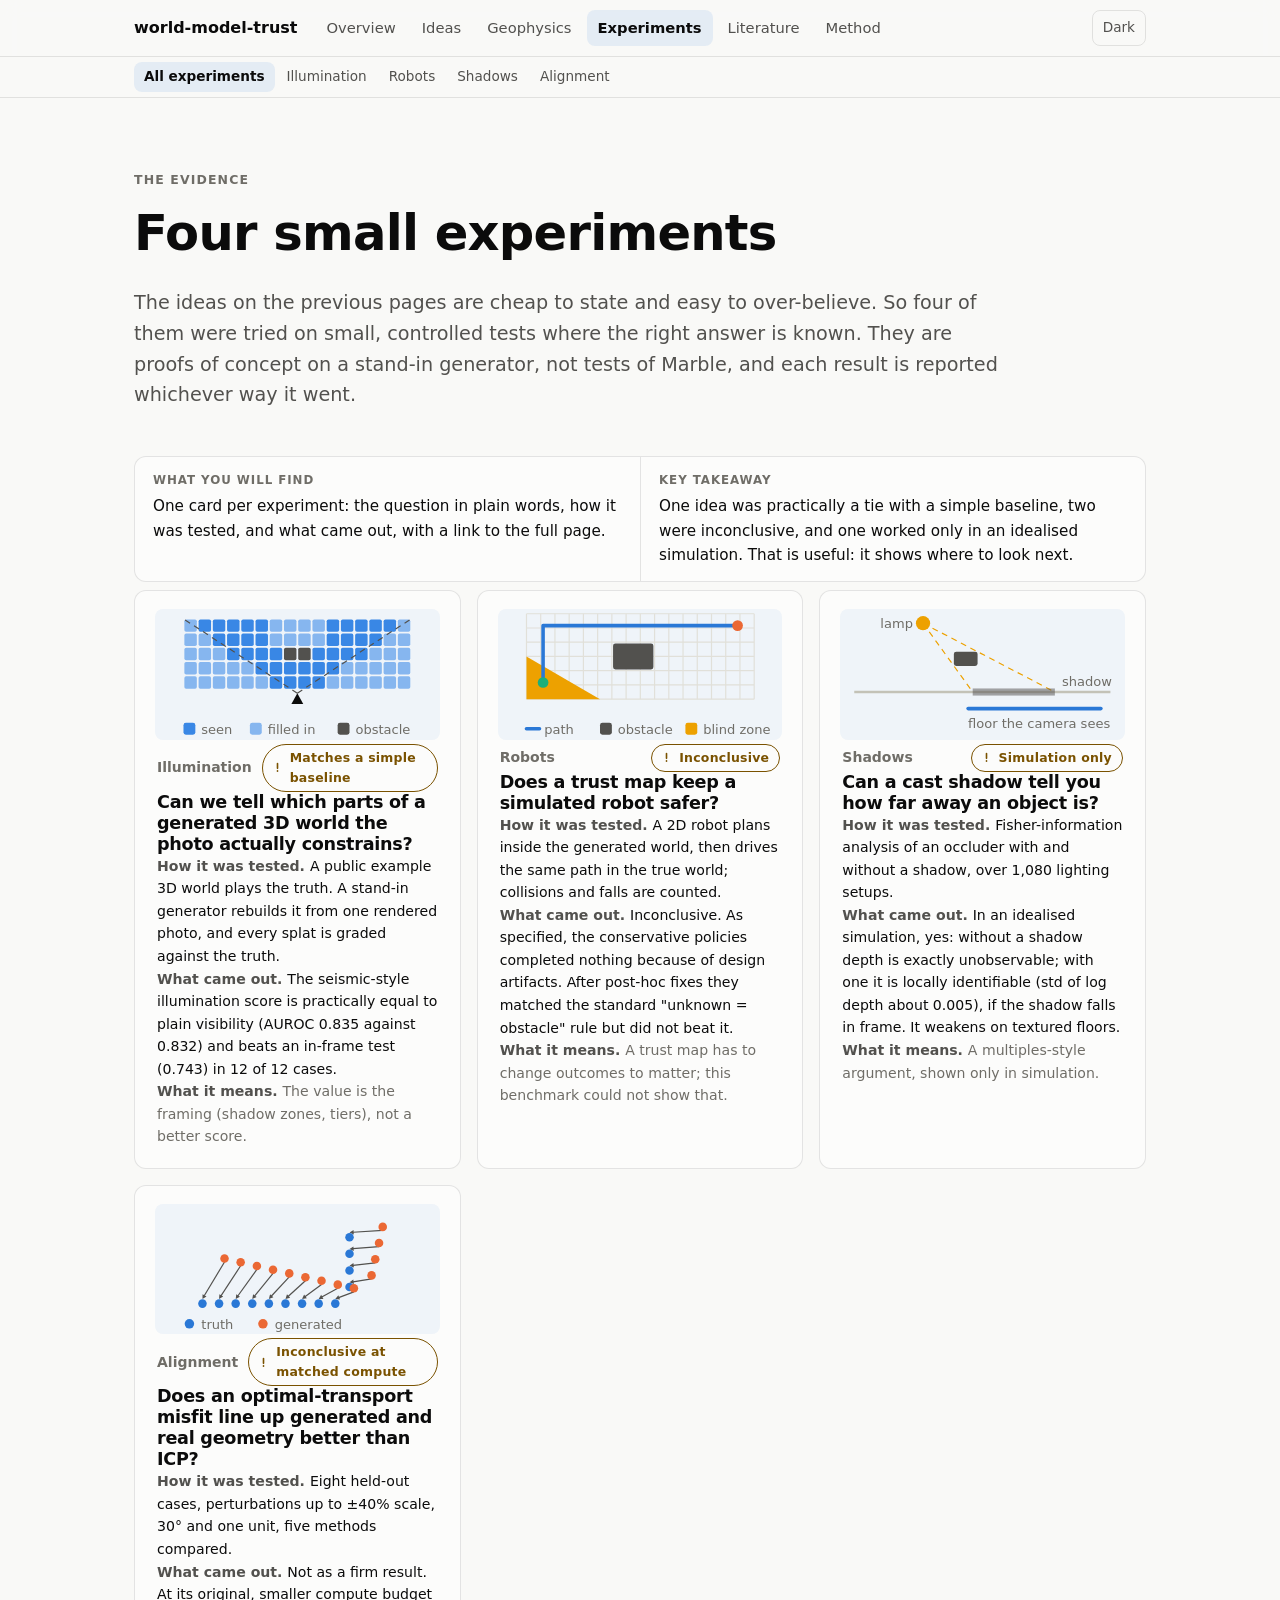
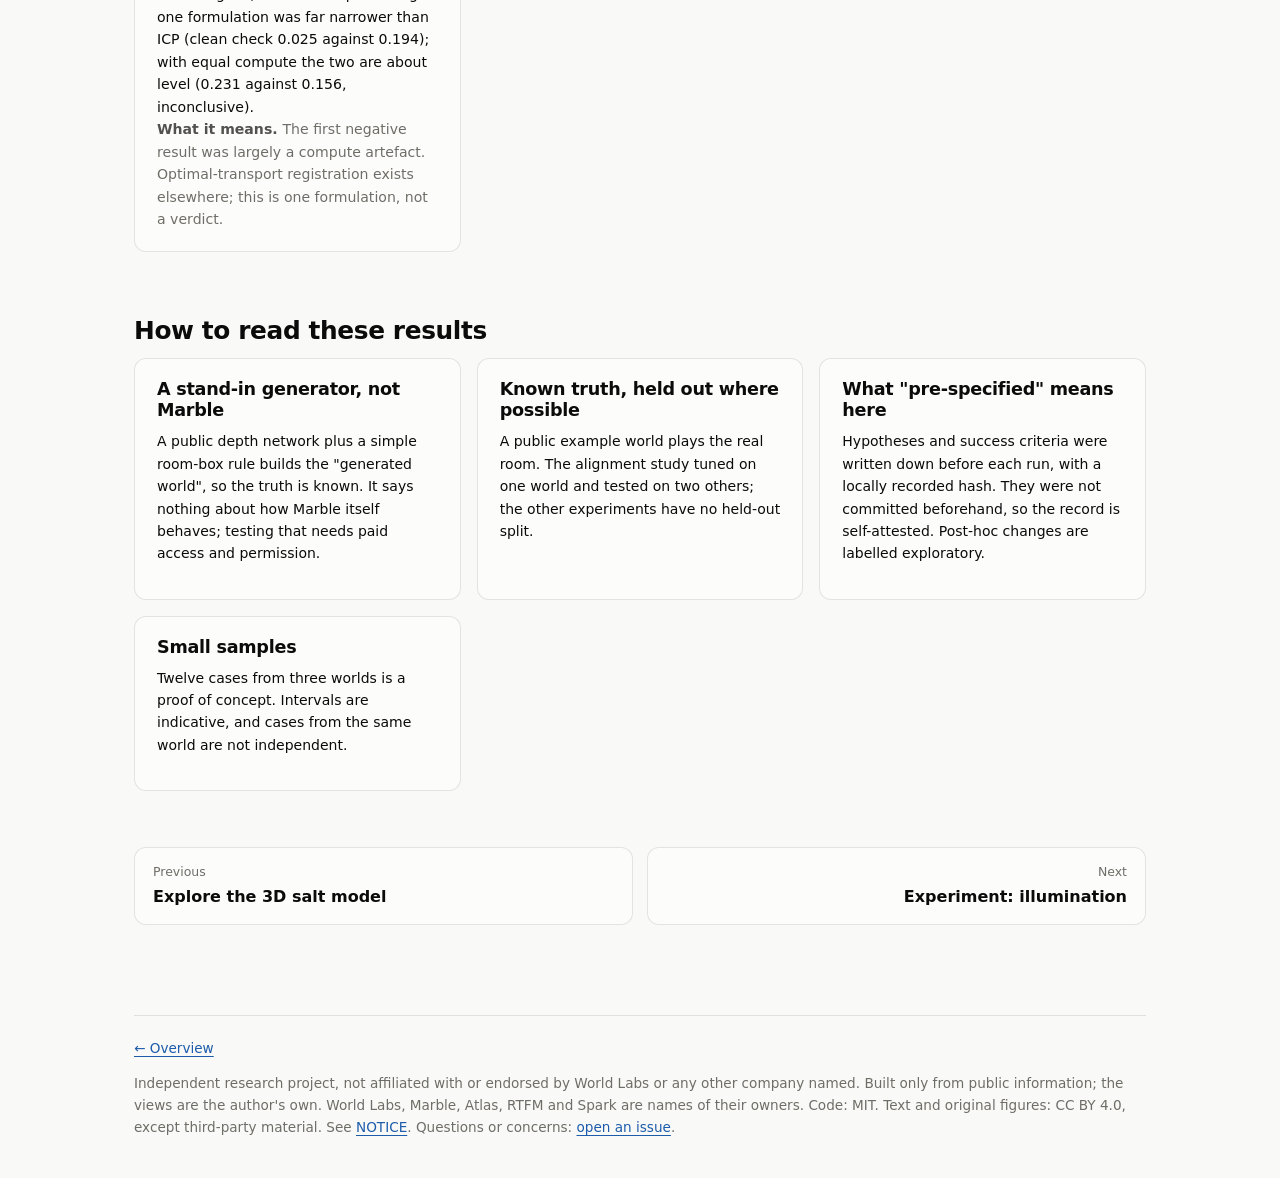
<file: site/experiments.html>
<!doctype html>
<html lang="en">
<head>
<meta charset="utf-8">
<meta name="viewport" content="width=device-width, initial-scale=1">
<title>The experiments · world-model-trust</title>
<meta name="description" content="Four small pre-specified experiments testing seismic-imaging ideas on generated 3D worlds, with plain-language results and honest limits.">
<meta name="twitter:card" content="summary">
<meta property="og:title" content="The experiments: testing seismic ideas on generated 3D worlds">
<link rel="icon" href="assets/favicon.svg" type="image/svg+xml">
<link rel="stylesheet" href="assets/style.css">
<link rel="stylesheet" href="assets/figures.css">
<script src="assets/viz.js"></script>
<script src="assets/icons.js"></script>
<script src="assets/data.js"></script>
<style>
.thumbwrap { margin: -2px -2px 4px; }
.thumbwrap svg.thumb { height: auto; }
</style>
</head>
<body>
<div id="nav"></div>
<main class="wrap">
<noscript><div class="callout warn"><strong>JavaScript is off</strong>The charts, filters and demos on these pages need JavaScript. The text, tables and links still work, but some sections will be empty.</div></noscript>
<section class="hero" style="padding-bottom:8px">
  <p class="eyebrow">The evidence</p>
  <h1>Four small experiments</h1>
  <p class="lede">The ideas on the previous pages are cheap to state and easy to over-believe. So four of them were tried on small, controlled tests where the right answer is known. They are proofs of concept on a stand-in generator, not tests of Marble, and each result is reported whichever way it went.</p>
</section>

<aside class="glance" aria-label="At a glance">
  <div><div class="glance-label">What you will find</div><p>One card per experiment: the question in plain words, how it was tested, and what came out, with a link to the full page.</p></div>
  <div><div class="glance-label">Key takeaway</div><p>One idea was practically a tie with a simple baseline, two were inconclusive, and one worked only in an idealised simulation. That is useful: it shows where to look next.</p></div>
</aside>

<div class="grid g2" id="cards"></div>

<h2>How to read these results</h2>
<div class="grid g2">
  <div class="card"><h3>A stand-in generator, not Marble</h3><p class="small">A public depth network plus a simple room-box rule builds the "generated world", so the truth is known. It says nothing about how Marble itself behaves; testing that needs paid access and permission.</p></div>
  <div class="card"><h3>Known truth, held out where possible</h3><p class="small">A public example world plays the real room. The alignment study tuned on one world and tested on two others; the other experiments have no held-out split.</p></div>
  <div class="card"><h3>What "pre-specified" means here</h3><p class="small">Hypotheses and success criteria were written down before each run, with a locally recorded hash. They were not committed beforehand, so the record is self-attested. Post-hoc changes are labelled exploratory.</p></div>
  <div class="card"><h3>Small samples</h3><p class="small">Twelve cases from three worlds is a proof of concept. Intervals are indicative, and cases from the same world are not independent.</p></div>
</div>
<footer><p><a href="index.html">← Overview</a></p></footer>
</main>
<script>
V.nav("experiments.html");
const E = V.el, D = window.WMT, f = V.fmt;
const wp1 = D.wp1.amended;
const items = [
 { id: "Illumination", q: "Can we tell which parts of a generated 3D world the photo actually constrains?", how: "A public example 3D world plays the truth. A stand-in generator rebuilds it from one rendered photo, and every splat is graded against the truth.",
   res: `The seismic-style illumination score is practically equal to plain visibility (AUROC ${f.n(D.wp0.pooled.ours, 3)} against ${f.n(D.wp0.pooled.visibility, 3)}) and beats an in-frame test (${f.n(D.wp0.pooled.frustum, 3)}) in 12 of 12 cases.`, badge: ["mixed", "Matches a simple baseline"], href: "illumination.html", means: "The value is the framing (shadow zones, tiers), not a better score." },
 { id: "Robots", q: "Does a trust map keep a simulated robot safer?", how: "A 2D robot plans inside the generated world, then drives the same path in the true world; collisions and falls are counted.",
   res: "Inconclusive. As specified, the conservative policies completed nothing because of design artifacts. After post-hoc fixes they matched the standard \"unknown = obstacle\" rule but did not beat it.", badge: ["mixed", "Inconclusive"], href: "robots.html", means: "A trust map has to change outcomes to matter; this benchmark could not show that." },
 { id: "Shadows", q: "Can a cast shadow tell you how far away an object is?", how: "Fisher-information analysis of an occluder with and without a shadow, over 1,080 lighting setups.",
   res: `In an idealised simulation, yes: without a shadow depth is exactly unobservable; with one it is locally identifiable (std of log depth about ${f.n(D.wp3.S2.std_logd, 3)}), if the shadow falls in frame. It weakens on textured floors.`, badge: ["mixed", "Simulation only"], href: "shadows.html", means: "A multiples-style argument, shown only in simulation." },
 { id: "Alignment", q: "Does an optimal-transport misfit line up generated and real geometry better than ICP?", how: "Eight held-out cases, perturbations up to ±40% scale, 30° and one unit, five methods compared.",
   res: D.wp2 && D.wp2.sensitivity ? `Not as a firm result. At its original, smaller compute budget one formulation was far narrower than ICP (clean check ${f.n(D.wp2.C.basins.strict.ot, 3)} against ${f.n(D.wp2.C.basins.strict.icp, 3)}); with equal compute the two are about level (${f.n(D.wp2.sensitivity.strict.basins.ot100, 3)} against ${f.n(D.wp2.sensitivity.strict.basins.icp, 3)}, inconclusive).` : "Pending.", badge: ["mixed", "Inconclusive at matched compute"], href: "alignment.html", means: "The first negative result was largely a compute artefact. Optimal-transport registration exists elsewhere; this is one formulation, not a verdict." }
];

/* ---- thumbnails: one per experiment, same size, drawn from the shared icon helpers ---- */
const U = Icons.util;
const thumb = (label, ...kids) => E("svg", { viewBox: "0 0 240 110", class: "thumb", role: "img", "aria-label": label }, ...kids.flat().filter(Boolean));
const legendItem = (x, y, swatch, text) => [swatch(x, y), E("text", { x: x + 15, y: y + 9, class: "t-muted" }, text)];
function thumbIllumination() {
  const cols = 16, rows = 5, cs = 12, x0 = 24, y0 = 8, half = 0.95, cam = [x0 + cols * cs / 2, y0 + rows * cs + 9], ob = { c0: 7, c1: 8, r0: 2, r1: 2 };
  const isOb = (c, r) => c >= ob.c0 && c <= ob.c1 && r >= ob.r0 && r <= ob.r1;
  const cellAt = (x, y) => [Math.floor((x - x0) / cs), Math.floor((y - y0) / cs)];
  const visible = (x, y) => {
    const dx = x - cam[0], dy = y - cam[1];
    if (Math.abs(Math.atan2(dx, -dy)) > half) return false;
    const tc = cellAt(x, y);
    for (let k = 1; k < 120; k++) {
      const [c, r] = cellAt(cam[0] + dx * k / 120, cam[1] + dy * k / 120);
      if (isOb(c, r) && !(c === tc[0] && r === tc[1])) return false;
    }
    return true;
  };
  const cells = [];
  for (let r = 0; r < rows; r++) for (let c = 0; c < cols; c++) {
    const x = x0 + c * cs + cs / 2, y = y0 + r * cs + cs / 2;
    cells.push(U.rect(x0 + c * cs + 0.75, y0 + r * cs + 0.75, cs - 1.5, cs - 1.5, isOb(c, r) ? "f-ink2" : visible(x, y) ? "f-o3" : "f-o1", 1.5));
  }
  const edge = (sgn) => U.line(cam[0], cam[1] - 6, cam[0] + sgn * Math.tan(half) * (cam[1] - y0), y0, "s-ink2 thin dash");
  return thumb("Top-down map of a room: a camera at the bottom sees a fan of cells, shown dark blue; cells outside the fan and the cells hidden directly behind the obstacle are light, meaning filled in by a prior.",
    cells, edge(-1), edge(1), U.poly(`${cam[0]},${cam[1] - 6} ${cam[0] - 5},${cam[1] + 3} ${cam[0] + 5},${cam[1] + 3}`, "f-ink"),
    legendItem(24, 96, (x, y) => U.rect(x, y, 10, 10, "f-o3", 2), "seen"), legendItem(80, 96, (x, y) => U.rect(x, y, 10, 10, "f-o1", 2), "filled in"), legendItem(154, 96, (x, y) => U.rect(x, y, 10, 10, "f-ink2", 2), "obstacle"));
}
function thumbRobots() {
  const cols = 16, rows = 6, cs = 12, x0 = 24, y0 = 4, g = [];
  for (let c = 0; c <= cols; c++) g.push(U.line(x0 + c * cs, y0, x0 + c * cs, y0 + rows * cs, "s-grid thin"));
  for (let r = 0; r <= rows; r++) g.push(U.line(x0, y0 + r * cs, x0 + cols * cs, y0 + r * cs, "s-grid thin"));
  const by = y0 + rows * cs;
  return thumb("Top-down map for a robot test: a planned path goes around an obstacle, and the floor next to the robot's start is a blind zone.", g,
    U.poly(`${x0},${by} ${x0 + 62},${by} ${x0},${by - 36}`, "f-s4"), U.rect(x0 + 6 * cs + 1, y0 + 2 * cs + 1, 3 * cs - 2, 2 * cs - 2, "f-ink2", 2),
    U.pl(`${x0 + 14},${by - 14} ${x0 + 14},${y0 + 10} ${x0 + cols * cs - 14},${y0 + 10}`, "s-s1 thick round nofill"), U.circ(x0 + 14, by - 14, 4.5, "f-s3"), U.circ(x0 + cols * cs - 14, y0 + 10, 4.5, "f-s2"),
    legendItem(24, 96, (x, y) => U.line(x, y + 5, x + 11, y + 5, "s-s1 thick round"), "path"), legendItem(86, 96, (x, y) => U.rect(x, y, 10, 10, "f-ink2", 2), "obstacle"), legendItem(158, 96, (x, y) => U.rect(x, y, 10, 10, "f-s4", 2), "blind zone"));
}
function thumbShadows() {
  const lamp = [70, 12], fy = 70, bx0 = 96, bx1 = 116, by0 = 36, by1 = 48;
  const hit = (c) => lamp[0] + (c[0] - lamp[0]) * (fy - lamp[1]) / (c[1] - lamp[1]);
  const cA = [bx0, by1], cB = [bx1, by0], xa = hit(cA), xb = hit(cB);
  return thumb("Side view: a lamp lights a block floating above the floor. Two rays from the lamp just touch the block's corners and mark the edges of its shadow on the floor; part of that shadow lies on floor the camera can see.",
    U.line(12, fy, 228, fy, "s-axis mid"), U.line(lamp[0], lamp[1], xa, fy, "s-s4 thin dash"), U.line(lamp[0], lamp[1], xb, fy, "s-s4 thin dash"),
    E("rect", { x: xa, y: fy - 3, width: xb - xa, height: 6, class: "f-ink2", opacity: "0.5" }), U.rect(bx0, by0, bx1 - bx0, by1 - by0, "f-ink2", 2), U.circ(lamp[0], lamp[1], 6, "f-s4"),
    U.line(108, 84, 220, 84, "s-s1 thick round"),
    E("text", { x: 34, y: 16, class: "t-muted" }, "lamp"), E("text", { x: xb + 6, y: fy - 5, class: "t-muted" }, "shadow"), E("text", { x: 108, y: 100, class: "t-muted" }, "floor the camera sees"));
}
function thumbAlignment() {
  const truth = [], t = 13 * Math.PI / 180, cx = 100, cy = 62;
  for (let x = 40; x <= 164; x += 14) truth.push([x, 84]);
  for (let y = 70; y >= 28; y -= 14) truth.push([164, y]);
  const gen = truth.map(([x, y]) => [Math.round((cx + (x - cx) * Math.cos(t) - (y - cy) * Math.sin(t) + 22) * 10) / 10, Math.round((cy + (x - cx) * Math.sin(t) + (y - cy) * Math.cos(t) - 24) * 10) / 10]);
  return thumb("Two point sets: a truth shape in blue and a generated copy that is rotated and shifted in orange, with arrows pulling each orange point toward its blue match.",
    gen.map((g, i) => U.arrow(g[0], g[1] + 3, truth[i][0], truth[i][1] - 4, "s-ink2 thin", "f-ink2", 3.5)), truth.map((p) => U.circ(p[0], p[1], 3.6, "f-s1")), gen.map((p) => U.circ(p[0], p[1], 3.6, "f-s2")),
    legendItem(24, 96, (x, y) => U.circ(x + 5, y + 5, 4, "f-s1"), "truth"), legendItem(86, 96, (x, y) => U.circ(x + 5, y + 5, 4, "f-s2"), "generated"));
}
const THUMBS = { Illumination: thumbIllumination, Robots: thumbRobots, Shadows: thumbShadows, Alignment: thumbAlignment };

const cards = document.getElementById("cards");
items.forEach((i) => cards.append(E("a", { class: "card link idea", href: i.href },
  E("div", { class: "thumbwrap" }, THUMBS[i.id]()),
  E("div", { style: "display:flex;justify-content:space-between;align-items:center;gap:10px" }, E("span", { class: "muted small", style: "font-weight:600" }, i.id), V.badge(...i.badge)),
  E("h3", { style: "margin:0" }, i.q),
  E("div", { class: "row" }, E("b", {}, "How it was tested. "), i.how),
  E("div", { class: "row" }, E("b", {}, "What came out. "), i.res),
  E("div", { class: "row muted" }, E("b", {}, "What it means. "), i.means))));
</script>
</body>
</html>
</file>
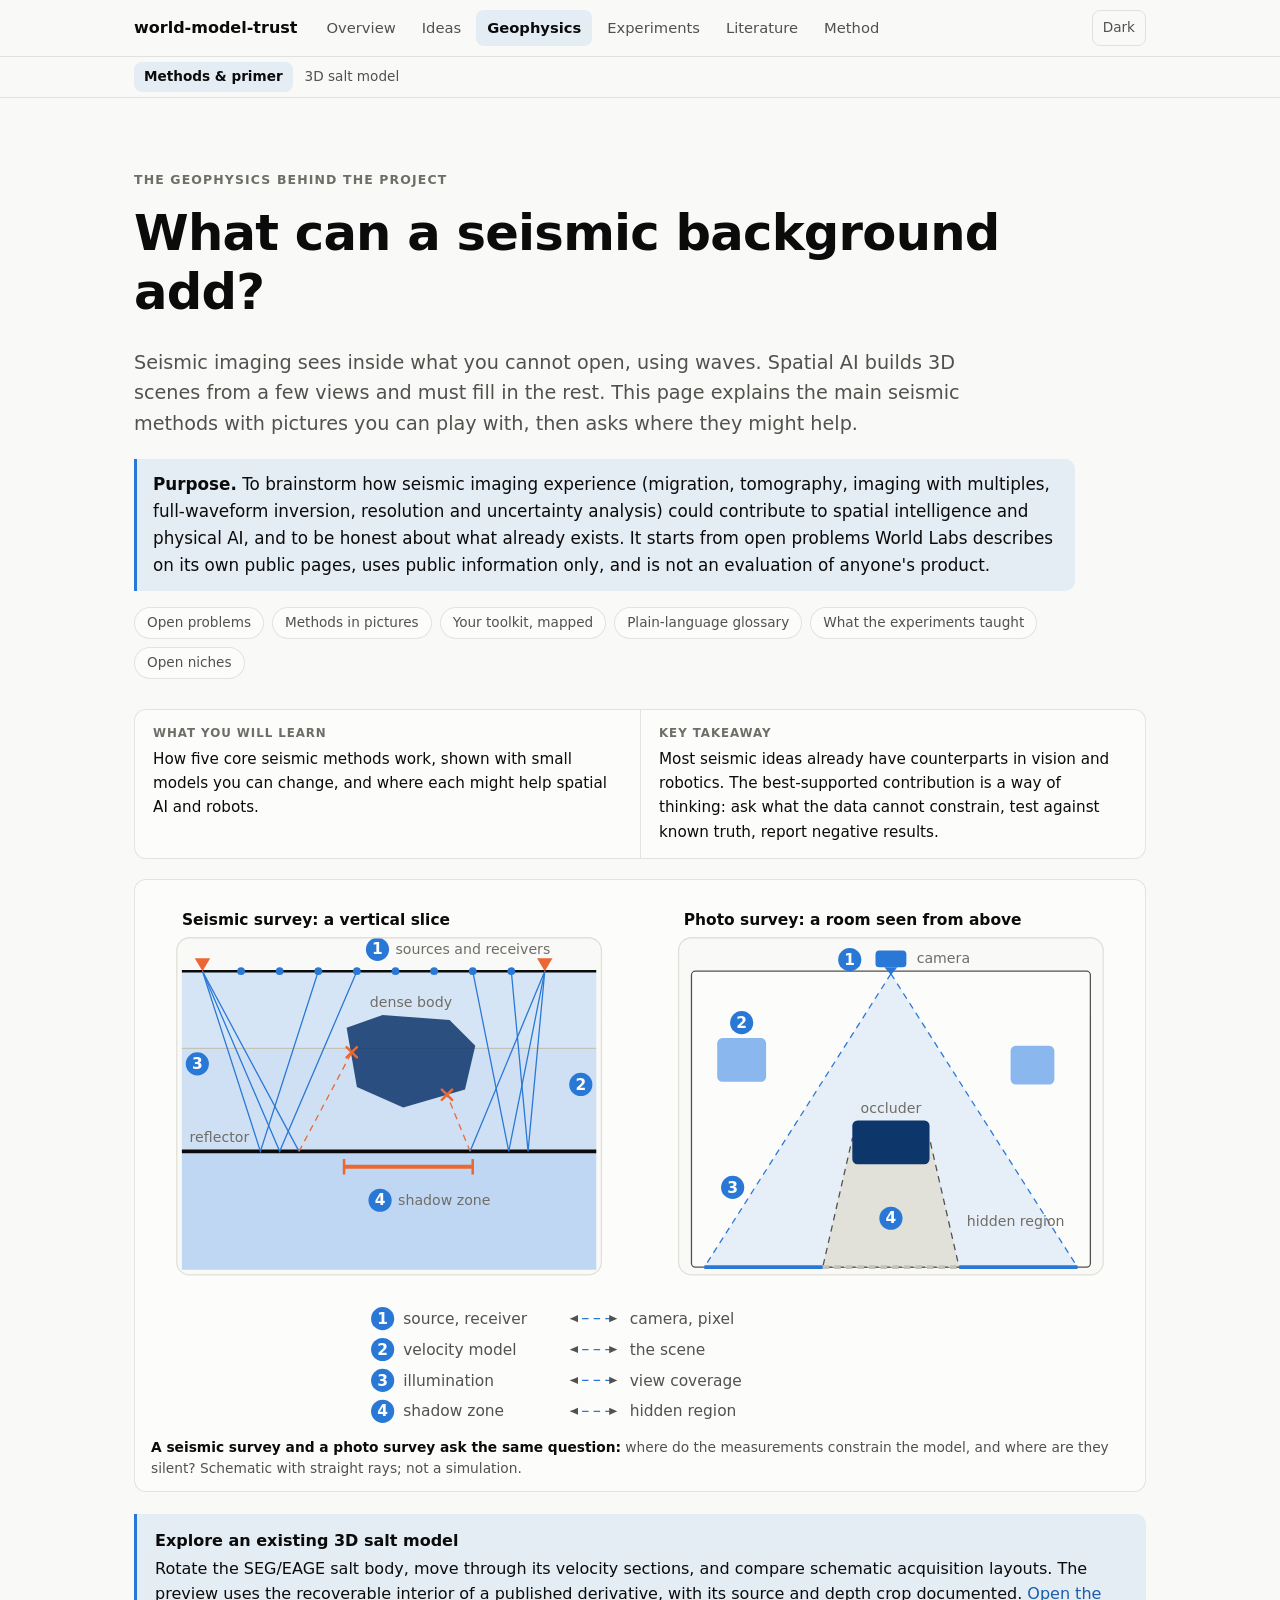
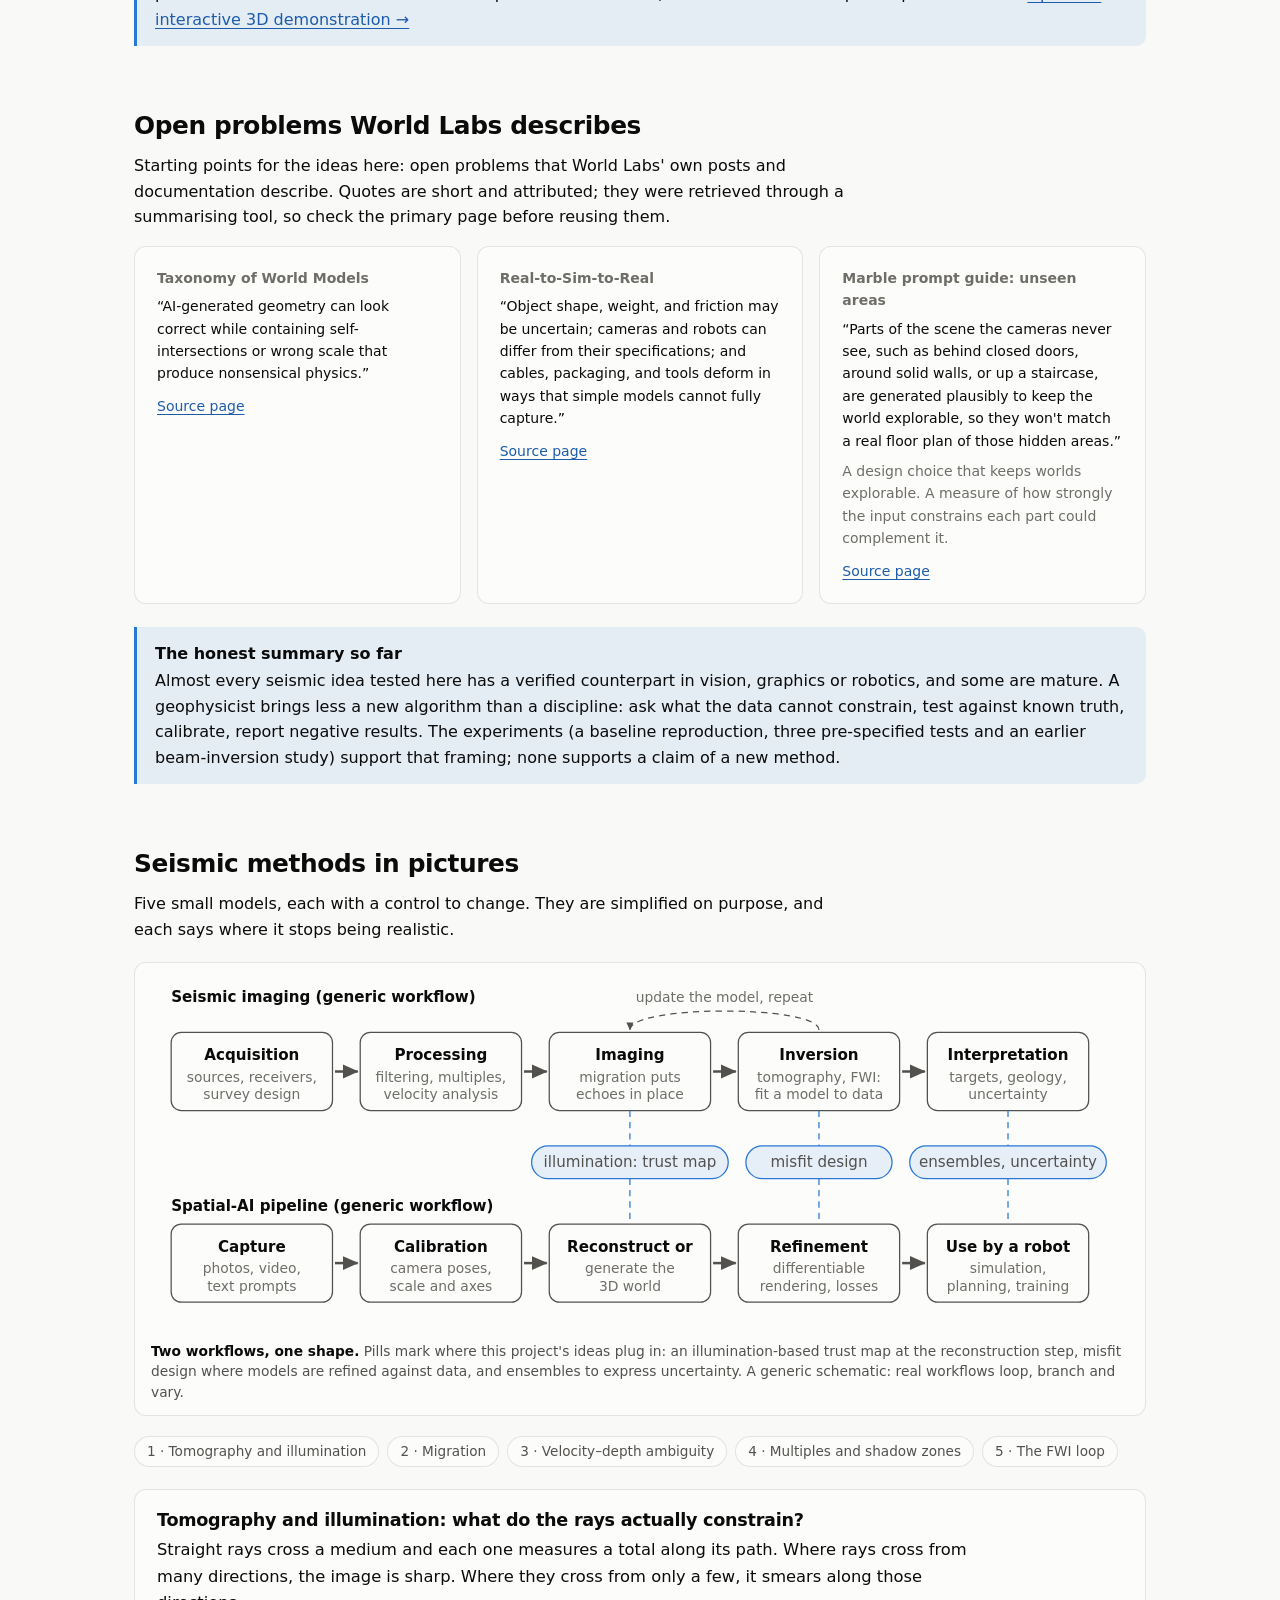
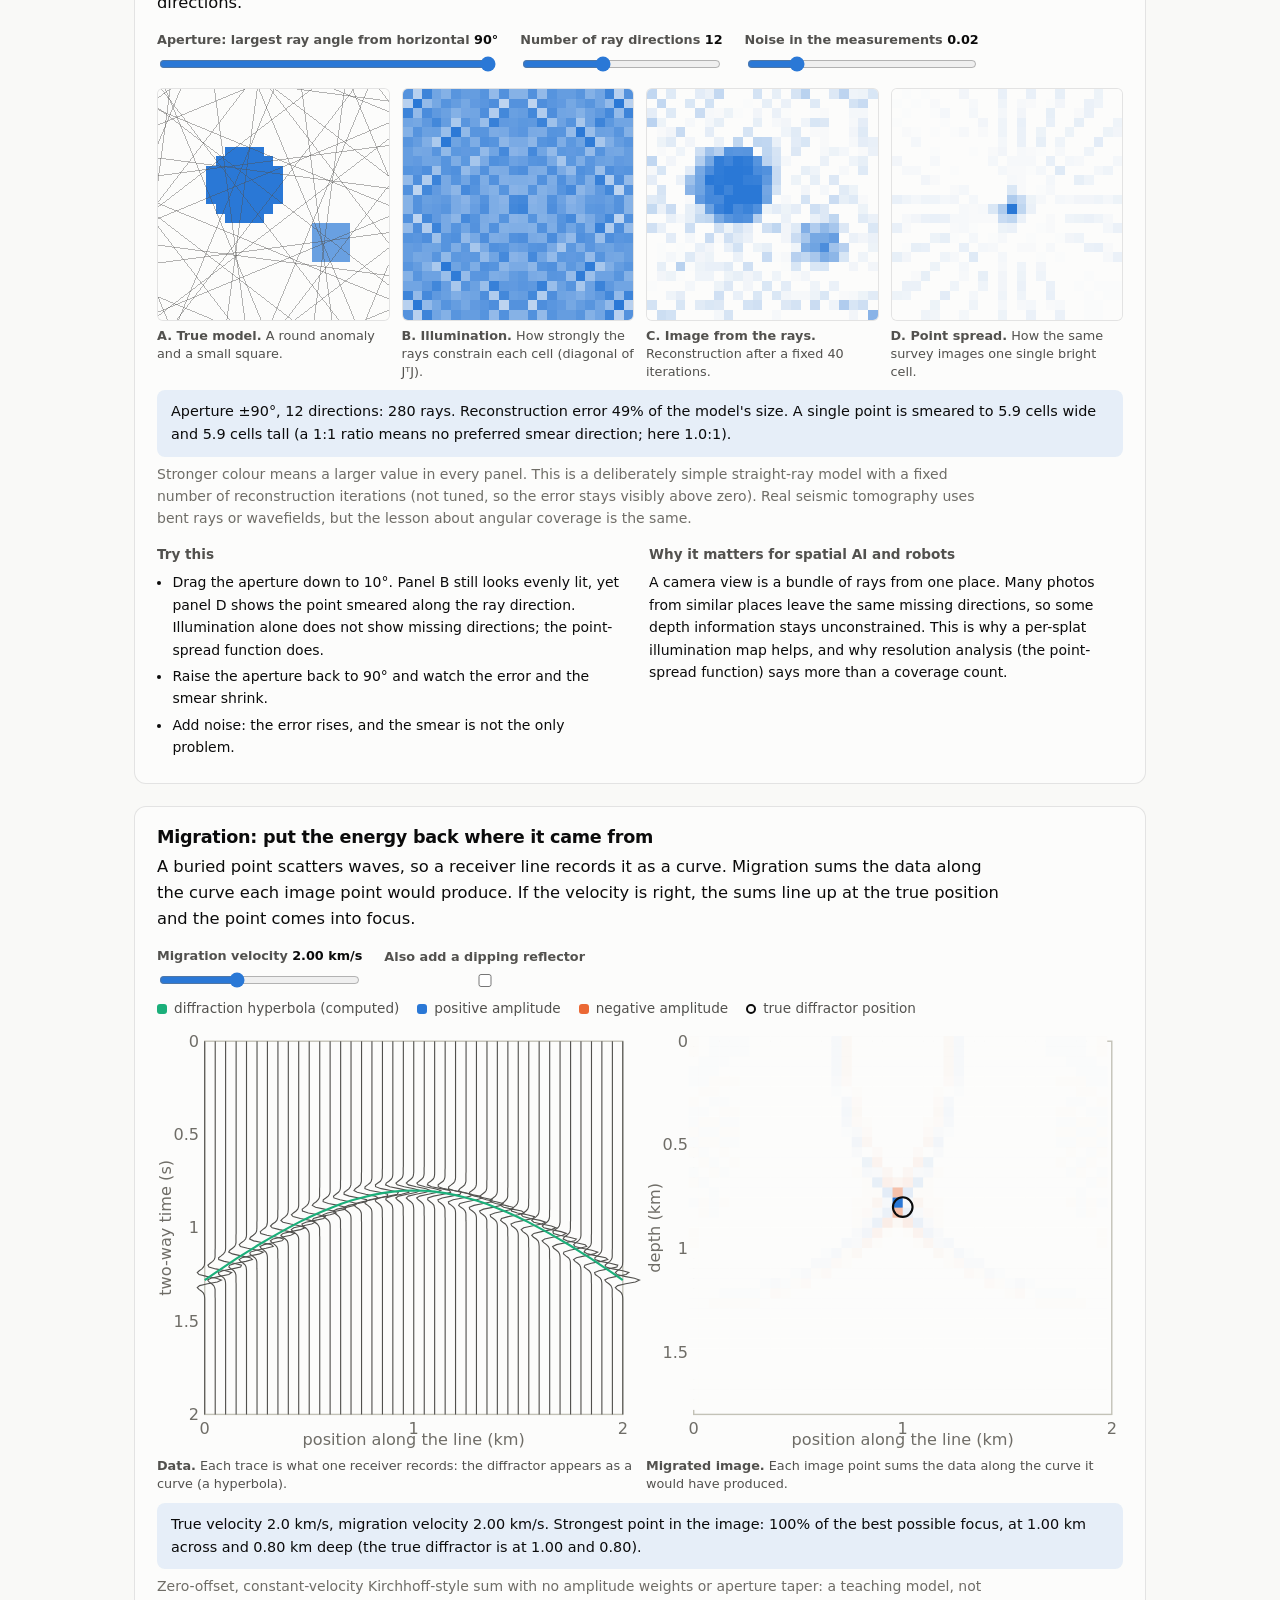
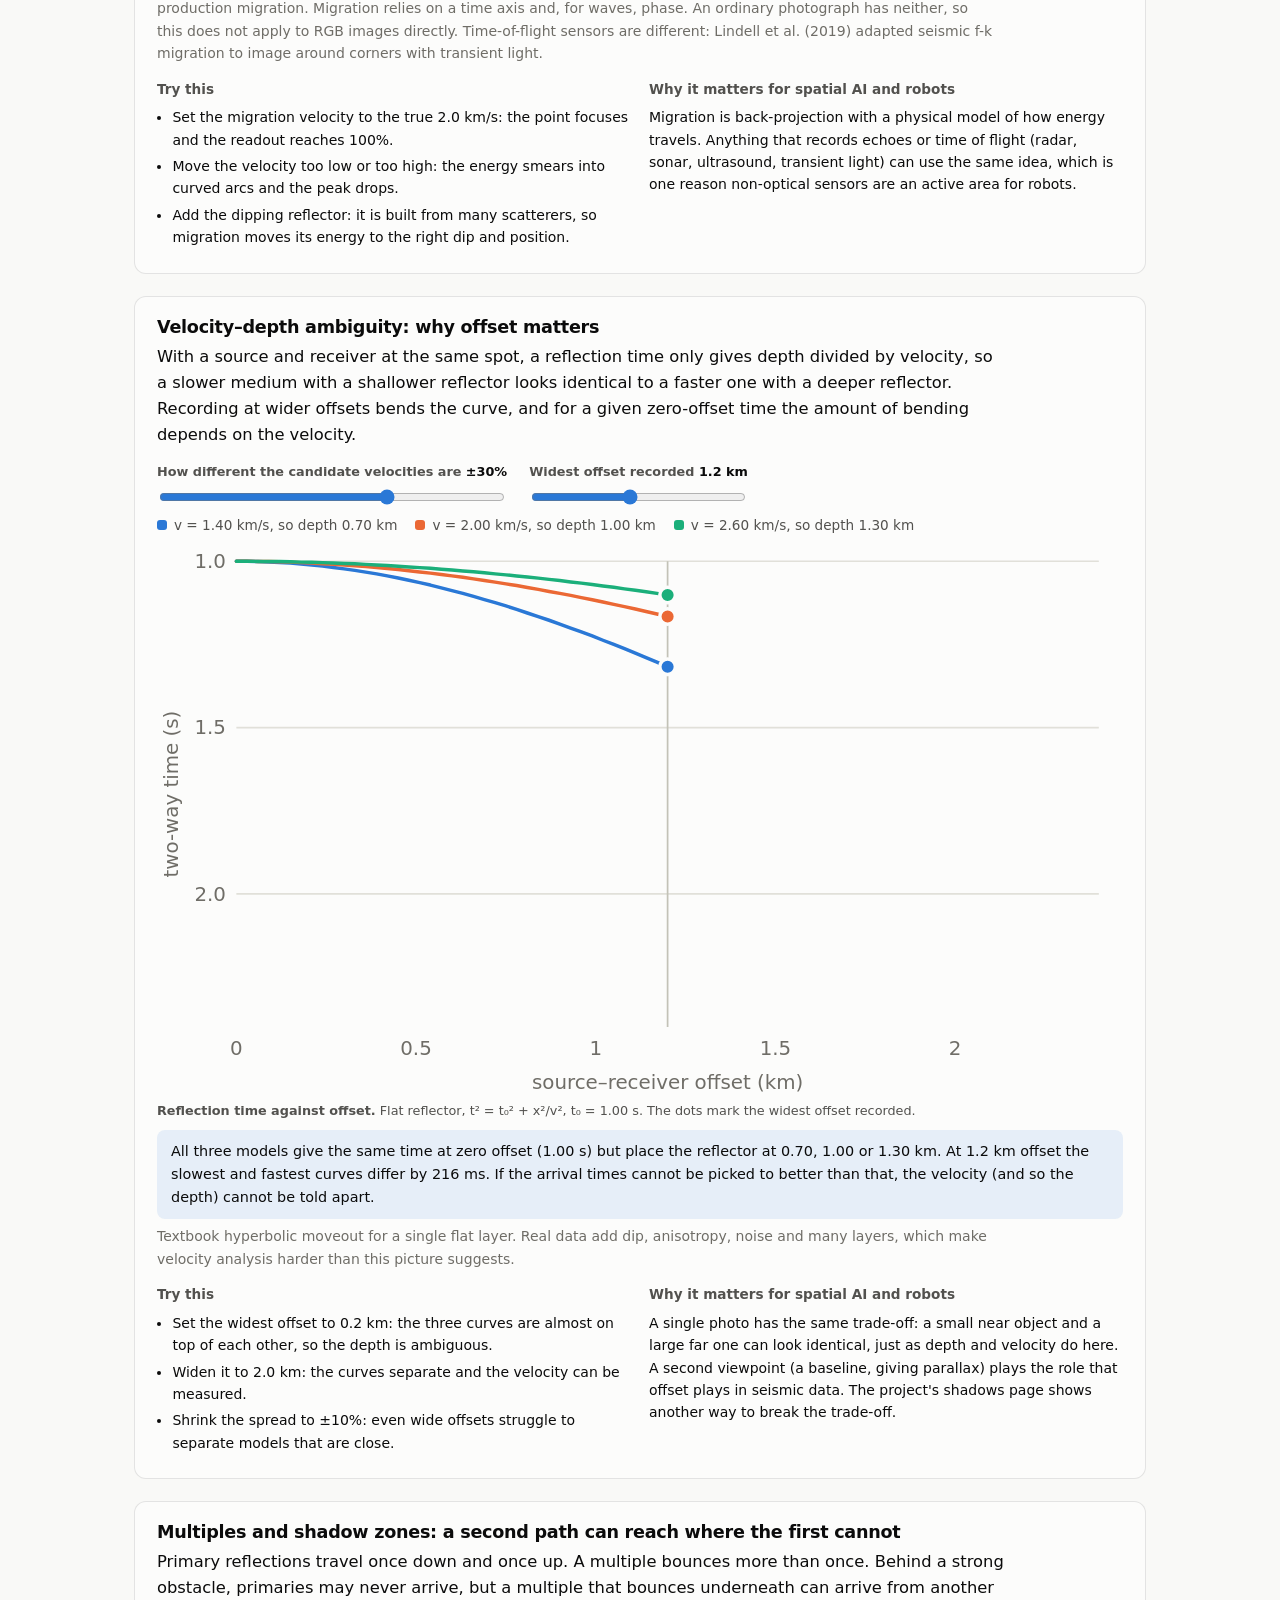
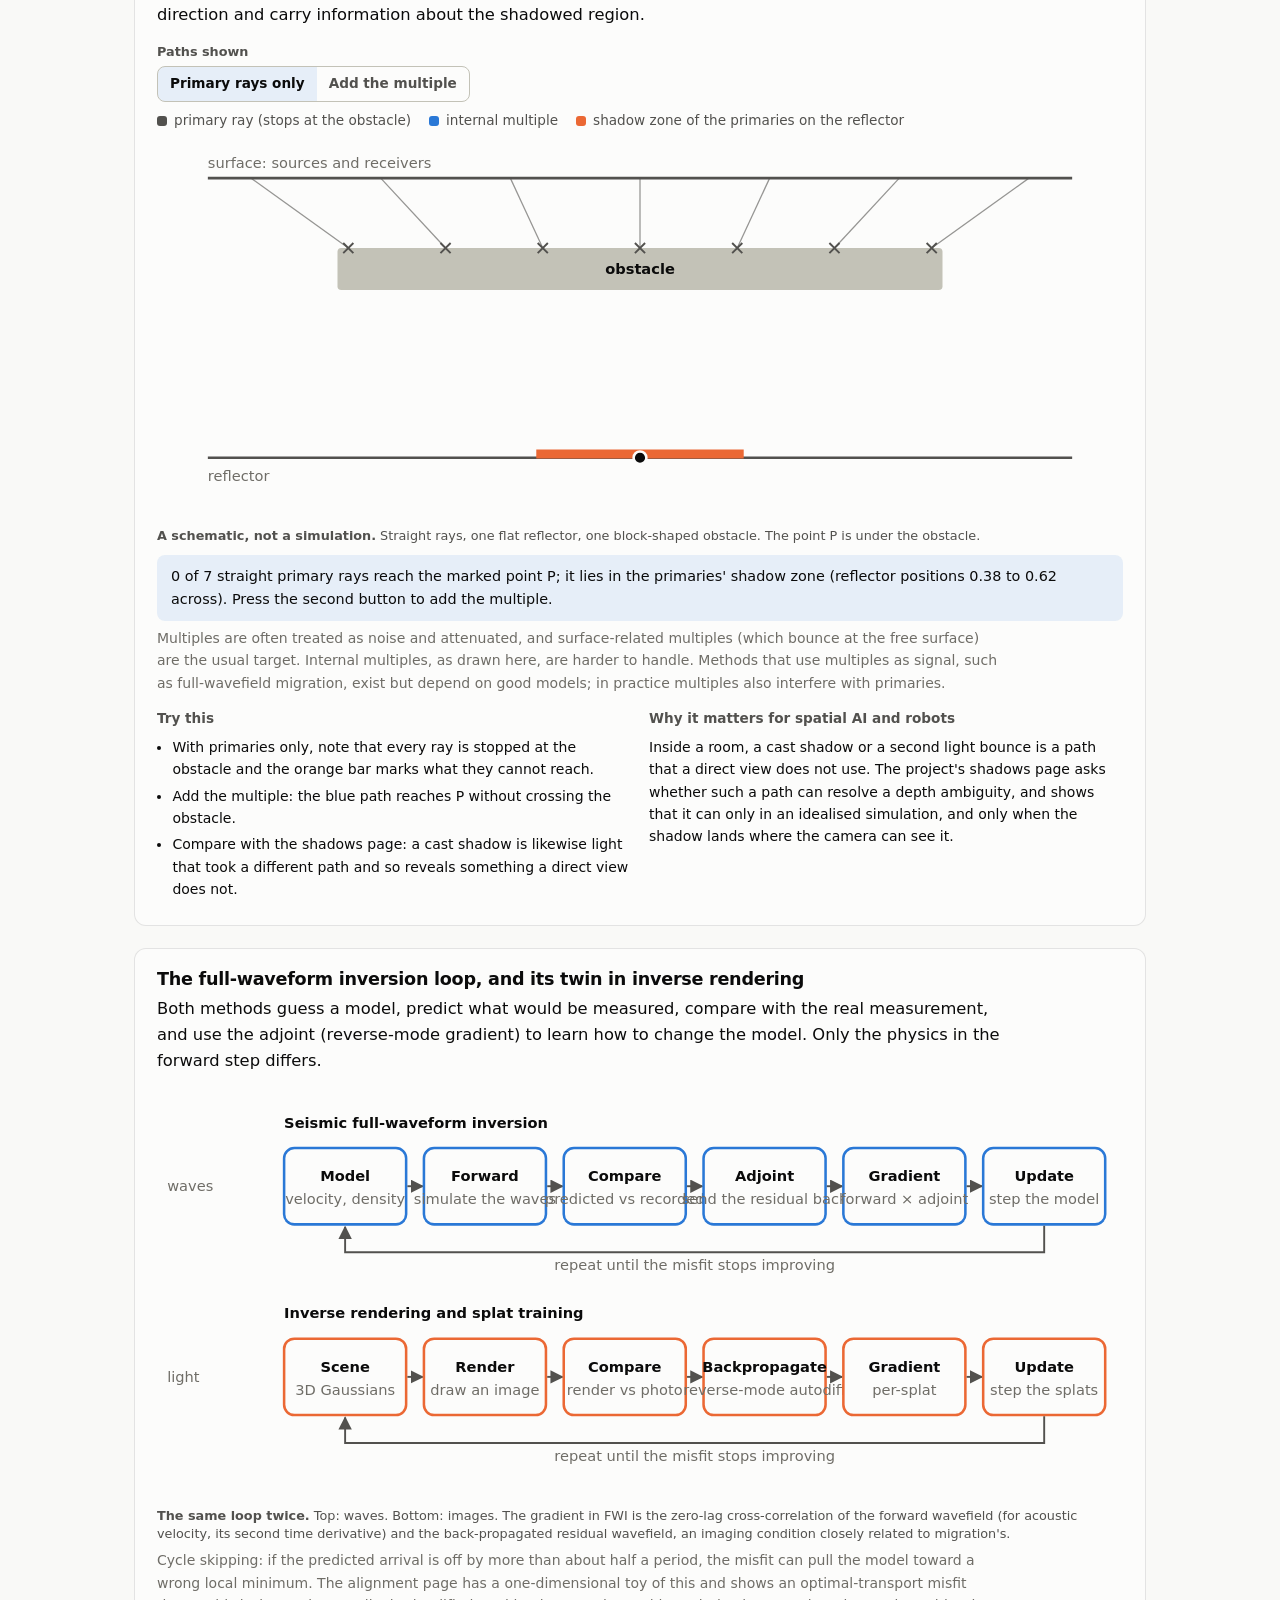
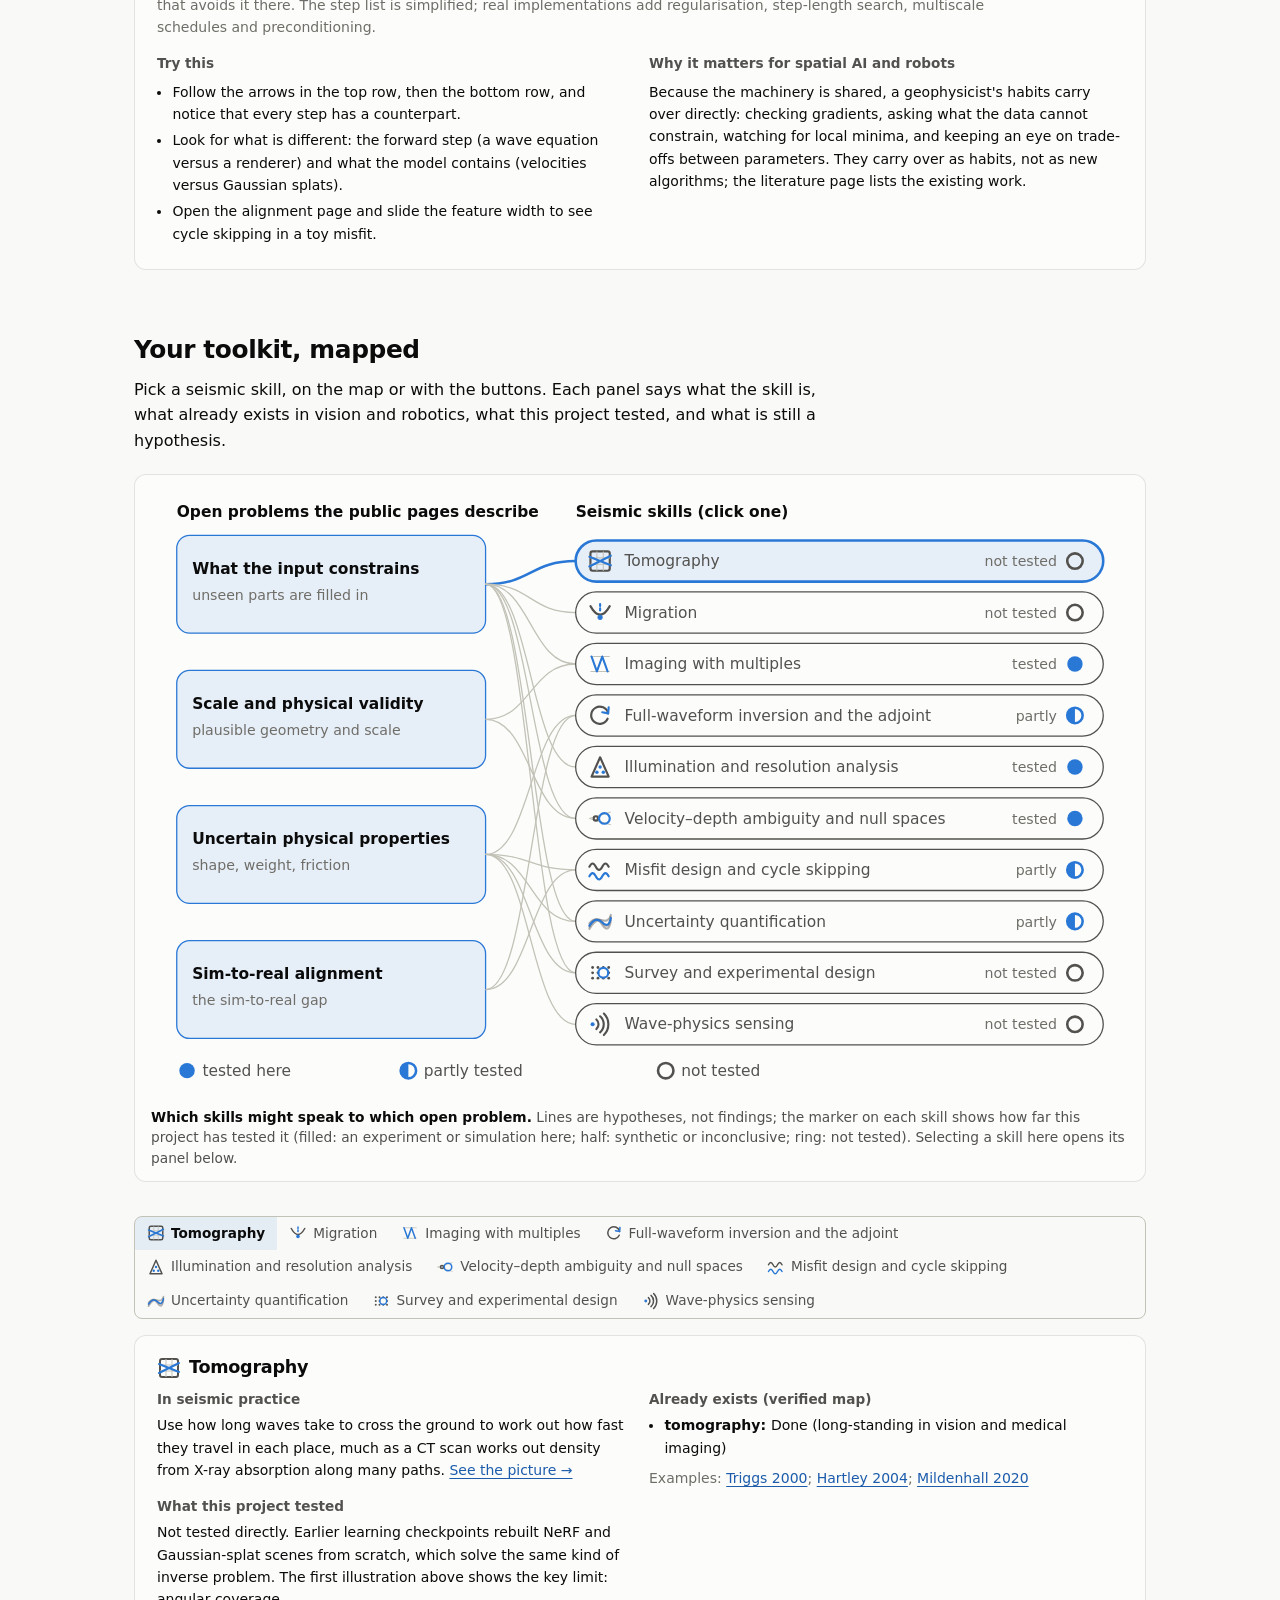
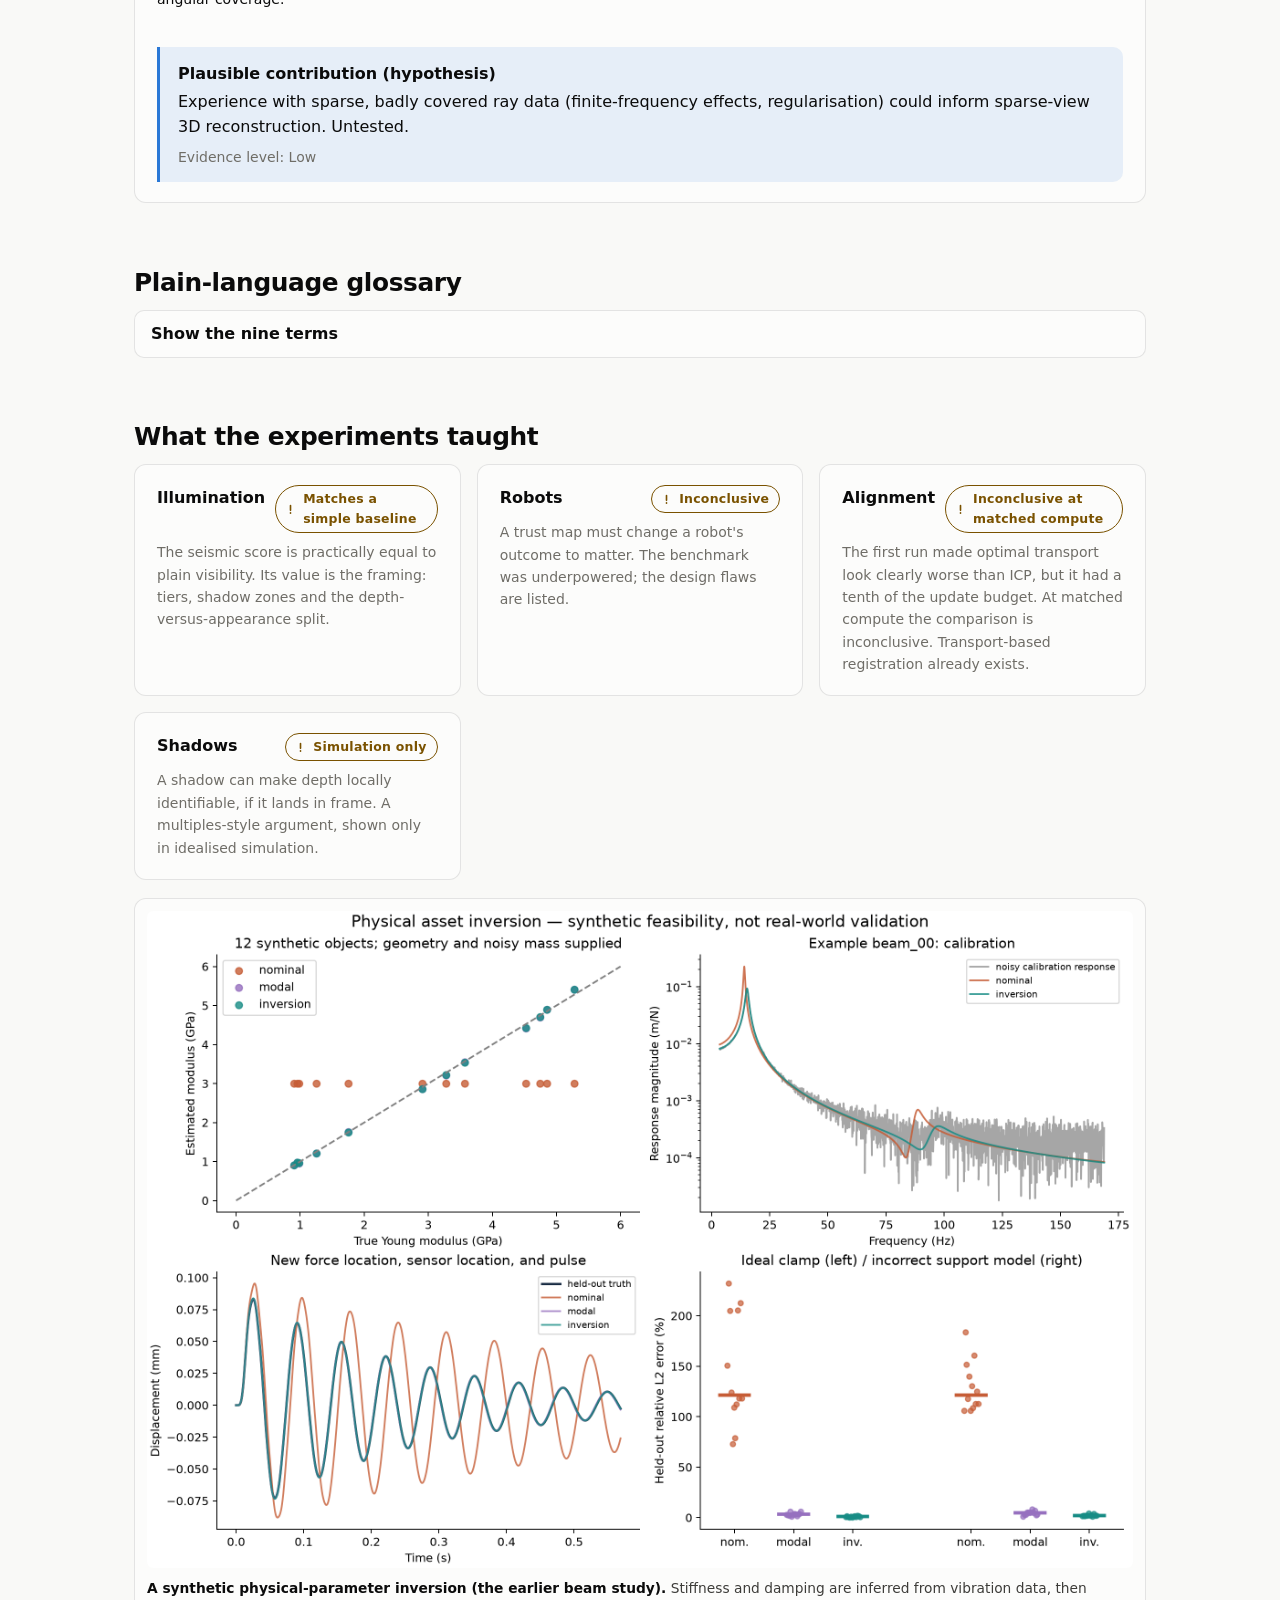
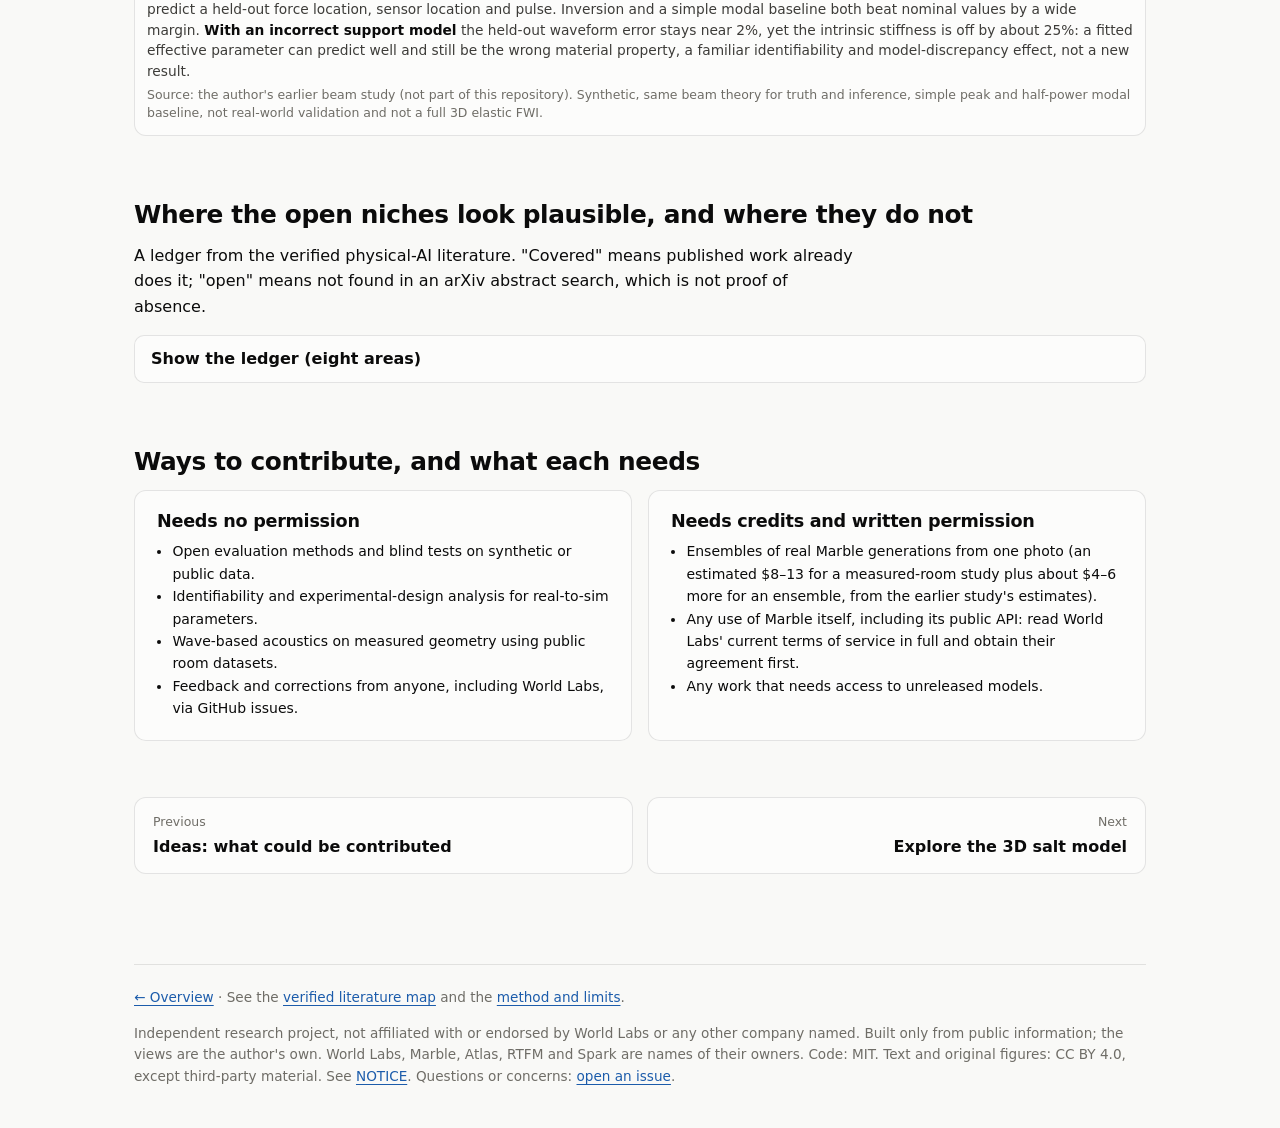
<file: site/geophysics.html>
<!doctype html>
<html lang="en">
<head>
<meta charset="utf-8">
<meta name="viewport" content="width=device-width, initial-scale=1">
<title>Geophysics · world-model-trust</title>
<meta name="description" content="Seismic imaging methods explained with small interactive pictures, and where they might help spatial AI and robots.">
<meta name="twitter:card" content="summary">
<link rel="icon" href="assets/favicon.svg" type="image/svg+xml">
<link rel="stylesheet" href="assets/style.css">
<link rel="stylesheet" href="assets/figures.css">
<link rel="stylesheet" href="assets/primer.css">
<script src="assets/viz.js"></script>
<script src="assets/data.js"></script>
<script src="assets/lit.js"></script>
<script src="assets/analogy.js"></script>
<script src="assets/geo-tomography.js"></script>
<script src="assets/geo-migration.js"></script>
<script src="assets/geo-moveout.js"></script>
<script src="assets/geo-multiples.js"></script>
<script src="assets/geo-primer-a.js"></script>
<script src="assets/geo-primer-b.js"></script>
</head>
<body>
<div id="nav"></div>
<main class="wrap">
<noscript><div class="callout warn"><strong>JavaScript is off</strong>The charts, filters and demos on these pages need JavaScript. The text, tables and links still work, but some sections will be empty.</div></noscript>
<section class="hero" style="padding-bottom:8px">
  <p class="eyebrow">The geophysics behind the project</p>
  <h1>What can a seismic background add?</h1>
  <p class="lede">Seismic imaging sees inside what you cannot open, using waves. Spatial AI builds 3D scenes from a few views and must fill in the rest. This page explains the main seismic methods with pictures you can play with, then asks where they might help.</p>
  <p class="purpose"><b>Purpose.</b> To brainstorm how seismic imaging experience (migration, tomography, imaging with multiples, full-waveform inversion, resolution and uncertainty analysis) could contribute to spatial intelligence and physical AI, and to be honest about what already exists. It starts from open problems World Labs describes on its own public pages, uses public information only, and is not an evaluation of anyone's product.</p>
  <nav class="primer-toc" aria-label="On this page"><a href="#documented">Open problems</a><a href="#methods-in-pictures">Methods in pictures</a><a href="#toolkit">Your toolkit, mapped</a><a href="#glossary">Plain-language glossary</a><a href="#lessons">What the experiments taught</a><a href="#niches">Open niches</a></nav>
</section>

<aside class="glance" aria-label="At a glance">
  <div><div class="glance-label">What you will learn</div><p>How five core seismic methods work, shown with small models you can change, and where each might help spatial AI and robots.</p></div>
  <div><div class="glance-label">Key takeaway</div><p>Most seismic ideas already have counterparts in vision and robotics. The best-supported contribution is a way of thinking: ask what the data cannot constrain, test against known truth, report negative results.</p></div>
</aside>
<div id="fig-banner"></div>

<div class="callout"><strong>Explore an existing 3D salt model</strong>Rotate the SEG/EAGE salt body, move through its velocity sections, and compare schematic acquisition layouts. The preview uses the recoverable interior of a published derivative, with its source and depth crop documented. <a href="salt.html">Open the interactive 3D demonstration →</a></div>

<h2 id="documented">Open problems World Labs describes</h2>
<p class="narrow">Starting points for the ideas here: open problems that World Labs' own posts and documentation describe. Quotes are short and attributed; they were retrieved through a summarising tool, so check the primary page before reusing them.</p>
<div class="grid g3" id="quotes"></div>


<div class="callout"><strong>The honest summary so far</strong>Almost every seismic idea tested here has a verified counterpart in vision, graphics or robotics, and some are mature. A geophysicist brings less a new algorithm than a discipline: ask what the data cannot constrain, test against known truth, calibrate, report negative results. The experiments (a baseline reproduction, three pre-specified tests and an earlier beam-inversion study) support that framing; none supports a claim of a new method.</div>

<h2 id="methods-in-pictures">Seismic methods in pictures</h2>
<p class="narrow">Five small models, each with a control to change. They are simplified on purpose, and each says where it stops being realistic.</p>
<div id="fig-chain"></div>
<nav class="primer-toc" aria-label="The five illustrations"><a href="#w-tomo">1 · Tomography and illumination</a><a href="#w-migration">2 · Migration</a><a href="#w-moveout">3 · Velocity–depth ambiguity</a><a href="#w-multiples">4 · Multiples and shadow zones</a><a href="#w-fwi">5 · The FWI loop</a></nav>
<div id="primer"></div>

<h2 id="toolkit">Your toolkit, mapped</h2>
<p class="narrow">Pick a seismic skill, on the map or with the buttons. Each panel says what the skill is, what already exists in vision and robotics, what this project tested, and what is still a hypothesis.</p>
<div id="fig-toolkit"></div>
<div class="filters"><div class="seg" id="skills" role="group" aria-label="Seismic skill" style="flex-wrap:wrap"></div></div>
<div class="card" id="panel" aria-live="polite" style="margin-top:12px"></div>

<h2 id="glossary">Plain-language glossary</h2>
<details class="lit"><summary>Show the nine terms</summary><div class="body"><dl class="glossary" id="gloss"></dl></div></details>

<h2 id="lessons">What the experiments taught</h2>
<div class="grid g2" id="lessons-grid"></div>
<figure class="fig"><img src="assets/figs/beam_inversion.png" alt="Four panels: recovered Young's modulus against truth, a calibration frequency response, a held-out displacement waveform, and held-out error with an ideal and an incorrect support model" loading="lazy">
<figcaption><b>A synthetic physical-parameter inversion (the earlier beam study).</b> Stiffness and damping are inferred from vibration data, then predict a held-out force location, sensor location and pulse. Inversion and a simple modal baseline both beat nominal values by a wide margin. <b>With an incorrect support model</b> the held-out waveform error stays near 2%, yet the intrinsic stiffness is off by about 25%: a fitted effective parameter can predict well and still be the wrong material property, a familiar identifiability and model-discrepancy effect, not a new result.<span class="src">Source: the author's earlier beam study (not part of this repository). Synthetic, same beam theory for truth and inference, simple peak and half-power modal baseline, not real-world validation and not a full 3D elastic FWI.</span></figcaption></figure>

<h2 id="niches">Where the open niches look plausible, and where they do not</h2>
<p class="narrow">A ledger from the verified physical-AI literature. "Covered" means published work already does it; "open" means not found in an arXiv abstract search, which is not proof of absence.</p>
<details class="lit"><summary>Show the ledger (eight areas)</summary><div class="body"><div class="tablewrap"><table>
<thead><tr><th>Area</th><th>Already covered</th><th>What remains open</th><th>Our evidence</th></tr></thead>
<tbody id="ledger"></tbody></table></div></div></details>


<h2>Ways to contribute, and what each needs</h2>
<div class="grid g2">
  <div class="card"><h3>Needs no permission</h3><ul class="small" style="padding-left:1.1em;margin:0">
    <li>Open evaluation methods and blind tests on synthetic or public data.</li>
    <li>Identifiability and experimental-design analysis for real-to-sim parameters.</li>
    <li>Wave-based acoustics on measured geometry using public room datasets.</li>
    <li>Feedback and corrections from anyone, including World Labs, via GitHub issues.</li></ul></div>
  <div class="card"><h3>Needs credits and written permission</h3><ul class="small" style="padding-left:1.1em;margin:0">
    <li>Ensembles of real Marble generations from one photo (an estimated $8–13 for a measured-room study plus about $4–6 more for an ensemble, from the earlier study's estimates).</li>
    <li>Any use of Marble itself, including its public API: read World Labs' current terms of service in full and obtain their agreement first.</li>
    <li>Any work that needs access to unreleased models.</li></ul></div>
</div>
<footer><p><a href="index.html">← Overview</a> · See the <a href="literature.html">verified literature map</a> and the <a href="method.html">method and limits</a>.</p></footer>
</main>
<script>
V.nav("geophysics.html");
const E = V.el, D = window.WMT, LIT = window.WMT_LIT || { imaging: [], physical: [] };
const rowById = {}; LIT.imaging.concat(LIT.physical).forEach((r) => (rowById[r.id] = r));
const refUrl = V.refUrl;
const f = V.fmt;
const sens = D.wp2 && D.wp2.sensitivity && D.wp2.sensitivity.strict;
const stat = (r) => r.status || (r.gap ? "Remaining gap: " + r.gap : "");

/* ---------- the five illustrations ---------- */
const primer = document.getElementById("primer");
Analogy.banner(document.getElementById("fig-banner")); Analogy.chain(document.getElementById("fig-chain"));
GeoPrimerA.tomography(primer); GeoPrimerA.migration(primer); GeoPrimerB.moveoutWidget(primer); GeoPrimerB.multiplesWidget(primer); GeoPrimerB.fwiWidget(primer);

/* ---------- toolkit mapping ---------- */
const SKILLS = [
 { name: "Tomography", rows: ["tomography"], link: "#w-tomo",
   seismic: "Use how long waves take to cross the ground to work out how fast they travel in each place, much as a CT scan works out density from X-ray absorption along many paths.",
   tested: "Not tested directly. Earlier learning checkpoints rebuilt NeRF and Gaussian-splat scenes from scratch, which solve the same kind of inverse problem. The first illustration above shows the key limit: angular coverage.",
   hyp: "Experience with sparse, badly covered ray data (finite-frequency effects, regularisation) could inform sparse-view 3D reconstruction. Untested.", ev: "Low" },
 { name: "Migration", rows: ["migration", "wave_sensor_splats", "b2c"], link: "#w-migration",
   seismic: "Take echoes recorded at the surface and move each one back to where it came from, so reflectors land in the right place and point scatterers collapse to points. Variants include Kirchhoff, f-k (Stolt), reverse-time and least-squares migration.",
   tested: "Not tested. Migration needs a time axis and wave phase, which an ordinary photograph does not have.",
   hyp: "For sensors that do record time or phase (transient light, radar, sonar, ultrasound), iterative migration and velocity-model building could help when data are sparse or noisy. Relevance to RGB world models is indirect.", ev: "Low" },
 { name: "Imaging with multiples", rows: ["multiples"], link: "#w-multiples",
   seismic: "A multiple is a wave that bounces more than once. Multiples are usually removed as noise, but they also travel paths that primary reflections do not, so some methods use them to light up areas the primaries miss.",
   tested: `Shadows experiment: a cast shadow acts like a second viewpoint. Without it the depth–size direction is exactly unobservable (smallest-to-largest eigenvalue ratio ${f.sci(D.wp3.S1.ratio)}). With it, depth is locally identifiable (std of log depth about ${f.n(D.wp3.S2.std_logd, 3)}), but only if the shadow falls in frame. Idealised simulation only.`,
   hyp: "An illumination and aperture framework for deciding when a second light path, such as a shadow, adds a real constraint.", ev: "Low–medium (simulation)", page: "shadows.html" },
 { name: "Full-waveform inversion and the adjoint", rows: ["adjoint_rendering", "second_order", "b1a", "b1b"], link: "#w-fwi",
   seismic: "Adjust a model until simulated waveforms match the recorded ones, using an adjoint calculation to learn which way to change the model.",
   tested: "A synthetic beam-inversion study recovers stiffness and damping from vibration data and predicts held-out responses. It does not use World Labs and is not full 3D elastic FWI.",
   hyp: "Identifiability, experimental design and model-discrepancy handling for real-to-sim parameters. Estimation itself is heavily covered.", ev: "Low–medium" },
 { name: "Illumination and resolution analysis", rows: ["illumination_fisher"], link: "#w-tomo",
   seismic: "Report, with every image, how strongly the data constrain each point (illumination) and how a single point would look after imaging (resolution, or the point-spread function).",
   tested: `Illumination experiment: the per-splat illumination score is practically equal to plain visibility, differing by about 0.003 (pooled AUROC ${f.n(D.wp0.pooled.ours, 3)} against ${f.n(D.wp0.pooled.visibility, 3)}), and it clearly beats an in-frame test (${f.n(D.wp0.pooled.frustum, 3)}).`,
   hyp: "Resolution matrices and point-spread functions as deliverables rather than diagonal scores; target-oriented Hessians for a task region.", ev: "Medium (synthetic)", page: "illumination.html" },
 { name: "Velocity–depth ambiguity and null spaces", rows: ["ambiguity"], link: "#w-moveout",
   seismic: "A reflection time gives only depth divided by velocity: a shallower reflector in slower rock looks like a deeper one in faster rock. Recording at wider offsets resolves it.",
   tested: "The shadows experiment shows the monocular analogue: near-and-small versus far-and-large is an exact null direction of the Fisher information for one view.",
   hyp: "Trade-off and resolution-curve practice for multi-parameter ambiguity. In bundle adjustment the same idea appears as gauge freedom.", ev: "Medium (simulation)", page: "shadows.html" },
 { name: "Misfit design and cycle skipping", rows: ["cycle_skipping_ot"], link: "#w-fwi",
   seismic: "If the first guess is too far off, matching waveforms can lock onto the wrong wiggle (cycle skipping). Misfits built on envelopes, optimal transport or multiple scales are used to avoid it.",
   tested: sens ? `Alignment experiment: the first run made one point-cloud optimal-transport formulation look far worse than ICP (clean-check basin ${f.n(D.wp2.C.basins.strict.ot, 3)} against ${f.n(D.wp2.C.basins.strict.icp, 3)}), but optimal transport had a tenth of ICP's update budget. At matched compute (100 updates each) the basins are ${f.n(sens.basins.ot100, 3)} against ${f.n(sens.basins.icp, 3)}, a difference of ${f.signed(sens.vs_icp.ot100.diff, 3)} with a 95% interval from ${f.signed(sens.vs_icp.ot100.diff_lo, 3)} to ${f.signed(sens.vs_icp.ot100.diff_hi, 3)}: inconclusive. Optimal-transport registration already exists in vision, so this is one formulation, not a verdict.` : `WP2: a point-cloud optimal-transport formulation had a narrower convergence basin than ICP in the first run (clean check ${f.n(D.wp2 ? D.wp2.C.basins.strict.ot : NaN, 3)} against ${f.n(D.wp2 ? D.wp2.C.basins.strict.icp : NaN, 3)}), at a smaller compute budget; a matched-compute rerun is pending. Optimal-transport registration already exists in vision, so this is one formulation, not a verdict.`,
   hyp: "Basin-width diagnostics and trace-wise or per-ray one-dimensional misfits (untried).", ev: "Inconclusive at matched compute", page: "alignment.html" },
 { name: "Uncertainty quantification", rows: ["uq", "b4", "b3"],
   seismic: "Estimate not only one answer but how many other answers would also fit the data, through sampling, ensembles or approximations.",
   tested: "The robot experiment (does a trust map keep a robot safe?) is inconclusive: underpowered, with post-hoc fixes. Ensembles of real Marble generations were not run, pending credits and permission.",
   hyp: "External ensembles of a black-box generator with shared-error accounting; calibration discipline.", ev: "Low (not run)", page: "robots.html" },
 { name: "Survey and experimental design", rows: ["survey_design", "b1h"],
   seismic: "Choose where to put sources and receivers before acquiring data, so the survey learns as much as possible about a target.",
   tested: "Not tested. Next-best-view selection with Fisher information is a crowded area.",
   hyp: "Multi-parameter and target-oriented design criteria; cost-aware acquisition for inspection robots.", ev: "Low" },
 { name: "Wave-physics sensing", rows: ["wave_robots_ml", "b2a", "b2b", "b1f", "b1g"],
   seismic: "Image with acoustic, elastic or electromagnetic waves (ultrasound, ground-penetrating radar, sonar) to see what cameras cannot.",
   tested: "Not tested.",
   hyp: "Phase-aware modelling and velocity analysis for radar, sonar, ultrasound and acoustic world models. Relevance to World Labs' products is unconfirmed.", ev: "Low–medium (crowded)" },
];

const LVL = ["none", "none", "tested", "partly", "tested", "tested", "partly", "partly", "none", "none"];
SKILLS.forEach((s, i) => { s.lvl = LVL[i]; });
const skills = document.getElementById("skills"), panel = document.getElementById("panel");
const toolkit = Analogy.toolkitMap(document.getElementById("fig-toolkit"), SKILLS, (i) => show(i));
const H4 = (t, top) => E("h4", { style: `margin:${top ? "14px" : "0"} 0 4px;color:var(--ink2);font-size:.85rem` }, t);
function show(i) {
  skills.querySelectorAll("button").forEach((b, k) => b.setAttribute("aria-pressed", String(k === i)));
  toolkit.select(i);
  const s = SKILLS[i], rows = s.rows.map((id) => rowById[id]).filter(Boolean);
  const refs = rows.flatMap((r) => (r.counterparts || r.works || []).slice(0, 3));
  panel.replaceChildren(
    E("h3", { style: "margin-top:0;display:flex;align-items:center;gap:8px" }, Analogy.iconAt(i, 24), s.name),
    E("div", { class: "grid g2", style: "gap:18px" },
      E("div", {}, H4("In seismic practice"), E("p", { class: "small" }, s.seismic, s.link ? [" ", E("a", { href: s.link }, "See the picture →")] : null),
        H4("What this project tested", true), E("p", { class: "small" }, s.tested, s.page ? [" ", E("a", { href: s.page }, "Details →")] : null)),
      E("div", {}, H4("Already exists (verified map)"),
        rows.length ? E("ul", { class: "small", style: "padding-left:1.1em;margin:0 0 8px" }, rows.map((r) => E("li", {}, E("b", {}, (r.topic || r.id.replace(/_/g, " ")) + ": "), stat(r).slice(0, 230) + (stat(r).length > 230 ? "…" : "")))) : E("p", { class: "small muted" }, "Literature data not loaded."),
        refs.length ? E("p", { class: "small muted", style: "margin:0" }, "Examples: ", refs.map((r, k) => [k ? "; " : "", refUrl(r.id) ? E("a", { href: refUrl(r.id), rel: "noopener" }, `${r.authors} ${r.year}`) : `${r.authors} ${r.year}`])) : null)),
    E("div", { class: "callout", style: "margin-bottom:0" }, E("strong", {}, "Plausible contribution (hypothesis)"), s.hyp, E("div", { class: "small muted", style: "margin-top:6px" }, "Evidence level: " + s.ev)));
}
SKILLS.forEach((s, i) => { const b = E("button", { type: "button", "aria-pressed": "false", style: "display:inline-flex;align-items:center;gap:6px" }, Analogy.iconAt(i, 18), s.name); b.addEventListener("click", () => show(i)); skills.append(b); });
show(0);

/* ---------- glossary ---------- */
const GLOSS = [
 ["Illumination", "How strongly the data constrain a given point. In the Gauss–Newton picture it is the diagonal of JᵀJ, the sum of squared sensitivities of the data to that point."],
 ["Point-spread function (resolution)", "What a single point looks like after imaging. A sharp spot means good resolution; a smear means some directions were never measured."],
 ["Null space", "Changes to the model that leave the data unchanged. They cannot be found from the data, only from assumptions."],
 ["Misfit", "A number measuring how badly the model's predictions match the measurements. Inversion tries to make it small."],
 ["Adjoint", "A way to compute the gradient of the misfit by running the physics backwards, so one extra simulation per source gives the update direction for every parameter at once. In vision it is reverse-mode automatic differentiation."],
 ["Multiple", "A wave that bounced more than once on its way to the receiver."],
 ["Cycle skipping", "When the first guess predicts an arrival more than about half a period late or early, the misfit pulls the model toward the wrong wiggle."],
 ["Offset and aperture", "Offset is the distance between source and receiver. Aperture is the range of angles or offsets recorded. Wider coverage separates effects that look the same at one position."],
 ["Gaussian splat", "A soft, semi-transparent coloured blob. A scene is stored as hundreds of thousands to millions of them."],
];
document.getElementById("gloss").append(...GLOSS.flatMap(([t, d]) => [E("dt", {}, t), E("dd", {}, d)]));

/* ---------- lessons, ledger, quotes ---------- */
const L = document.getElementById("lessons-grid");
[["Illumination", "mixed", "Matches a simple baseline", "The seismic score is practically equal to plain visibility. Its value is the framing: tiers, shadow zones and the depth-versus-appearance split.", "illumination.html"],
 ["Robots", "mixed", "Inconclusive", "A trust map must change a robot's outcome to matter. The benchmark was underpowered; the design flaws are listed.", "robots.html"],
 ["Alignment", "mixed", "Inconclusive at matched compute", "The first run made optimal transport look clearly worse than ICP, but it had a tenth of the update budget. At matched compute the comparison is inconclusive. Transport-based registration already exists.", "alignment.html"],
 ["Shadows", "mixed", "Simulation only", "A shadow can make depth locally identifiable, if it lands in frame. A multiples-style argument, shown only in idealised simulation.", "shadows.html"]]
 .forEach(([t, k, b, x, h]) => L.append(E("a", { class: "card link", href: h }, E("div", { style: "display:flex;justify-content:space-between;gap:10px;margin-bottom:8px" }, E("b", {}, t), V.badge(k, b)), E("p", { class: "small muted", style: "margin:0" }, x))));

const LEDGER = [
 ["Illumination and null-space analysis of generated worlds", "Fisher and visibility maps in reconstruction; evidence tracking inside generators", "A post-hoc analysis of the exported splats of a world generated elsewhere", "Illumination experiment: practically equal to visibility"],
 ["Ensembles of generated worlds", "Multi-hypothesis sampling inside generators", "An external ensemble test with shared-error analysis (needs credits and permission)", "Not run"],
 ["Wave-physics sensors on generated geometry", "Acoustic, radar, sonar and ultrasound rendering", "Phase-aware modelling with geometry-uncertainty propagation", "Not run"],
 ["Hidden-structure inspection by robots", "Impact-echo, GPR and vibration robots, at component level", "Joint visual and geophysical active inspection with a proper evaluation", "Not run"],
 ["Physical-parameter inversion for real-to-sim", "Heavily covered (video-based estimation, differentiable simulation)", "Identifiability, measurement design, model discrepancy", "Beam study (synthetic)"],
 ["Robust misfits for registration", "Optimal-transport registration exists", "Other formulations (image or depth distributions, per ray)", "Alignment experiment: inconclusive at matched compute"],
 ["Task-based evaluation of generated geometry", "Accuracy-versus-task gaps shown in active mapping", "A trust-map benchmark tied to robot outcomes", "Robot experiment: inconclusive"],
 ["Migration and transient imaging", "Established (non-line-of-sight imaging, SAR)", "Only new sensors or regimes; not a novelty claim", "Not run"]];
document.getElementById("ledger").append(...LEDGER.map((r) => E("tr", {}, r.map((c) => E("td", {}, c)))));

const Q = [["Taxonomy of World Models", "AI-generated geometry can look correct while containing self-intersections or wrong scale that produce nonsensical physics.", "https://www.worldlabs.ai/blog/taxonomy-of-world-models"],
 ["Real-to-Sim-to-Real", "Object shape, weight, and friction may be uncertain; cameras and robots can differ from their specifications; and cables, packaging, and tools deform in ways that simple models cannot fully capture.", "https://www.worldlabs.ai/blog/real-to-sim-to-real"],
 ["Marble prompt guide: unseen areas", "Parts of the scene the cameras never see, such as behind closed doors, around solid walls, or up a staircase, are generated plausibly to keep the world explorable, so they won't match a real floor plan of those hidden areas.", "https://docs.worldlabs.ai/marble/create/prompt-guides/multi-image-prompt.md", "A design choice that keeps worlds explorable. A measure of how strongly the input constrains each part could complement it."]];
document.getElementById("quotes").append(...Q.map(([t, q, u, note]) => E("div", { class: "card" }, E("div", { class: "muted small", style: "font-weight:600;margin-bottom:6px" }, t), E("p", { class: "small", style: "margin:0 0 8px" }, "“" + q + "”"), note ? E("p", { class: "small muted", style: "margin:0 0 8px" }, note) : null, E("a", { class: "small", href: u, rel: "noopener" }, "Source page"))));
</script>
</body>
</html>
</file>
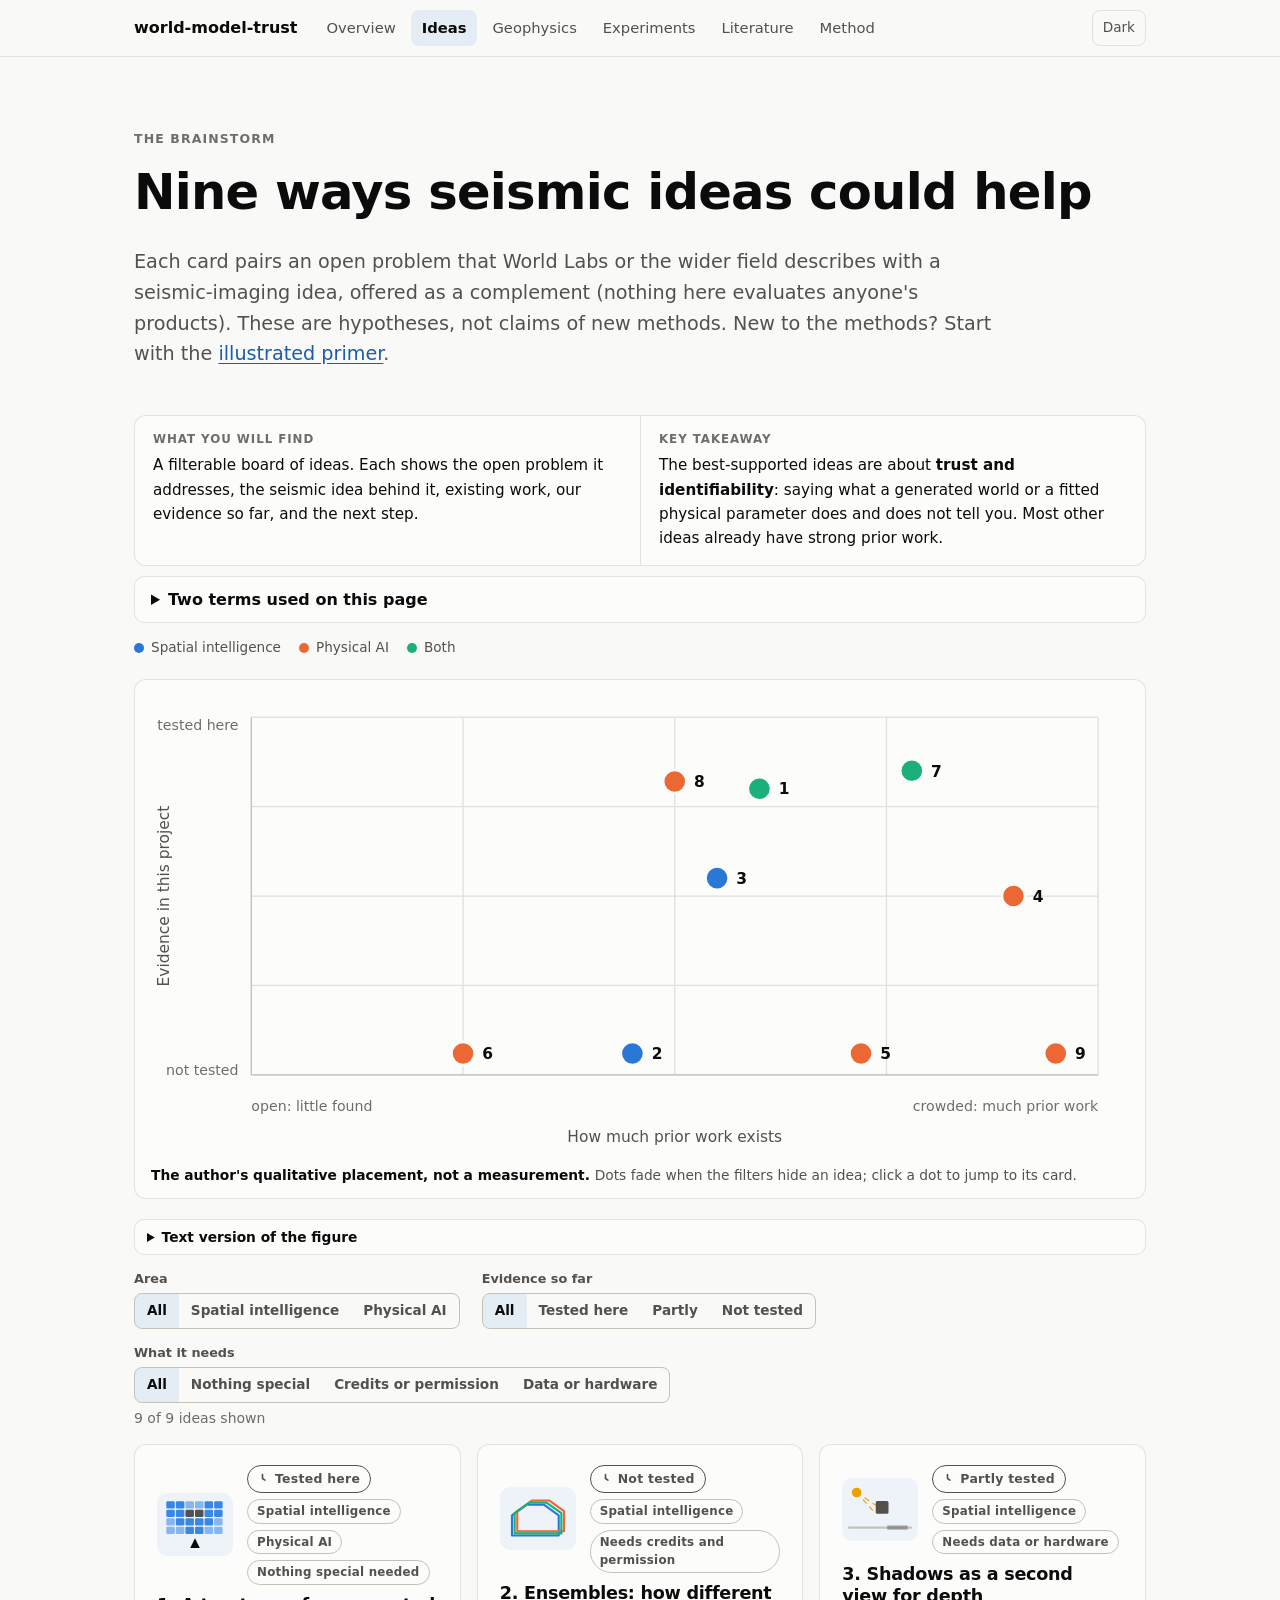
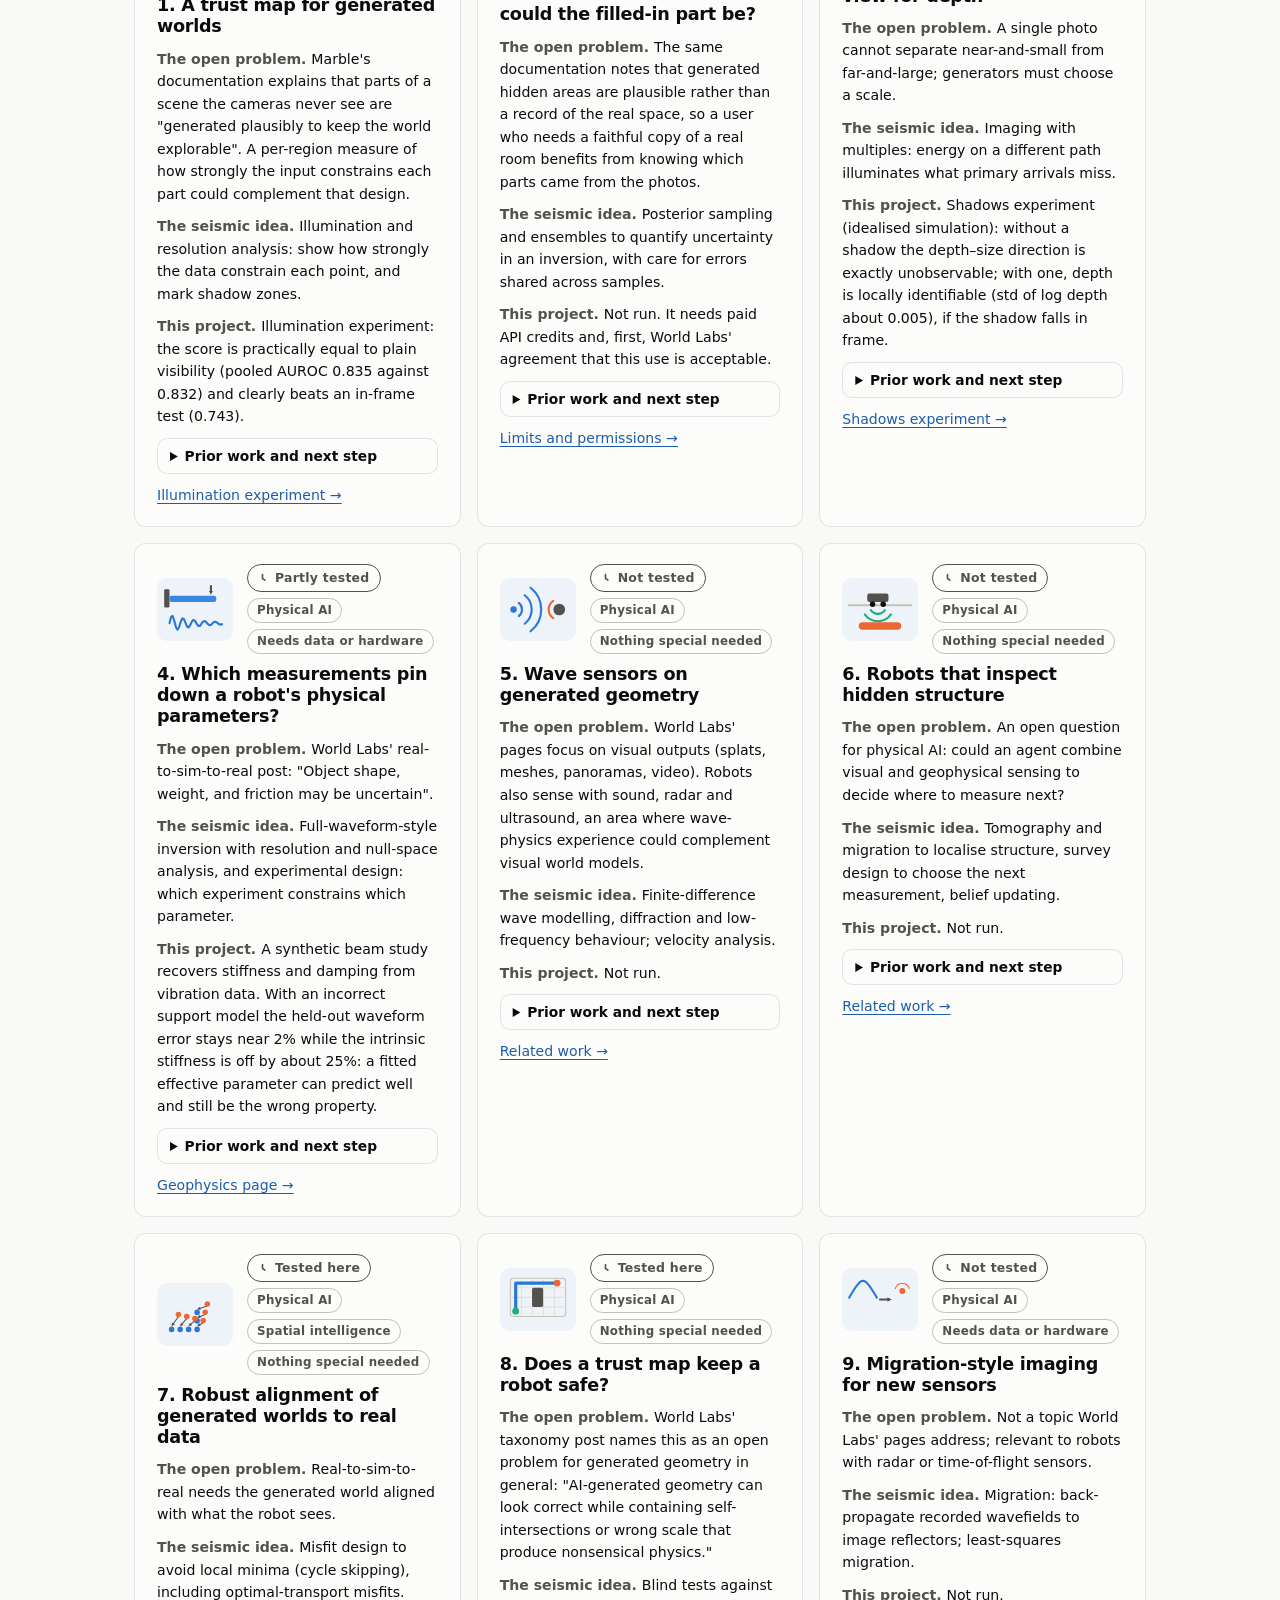
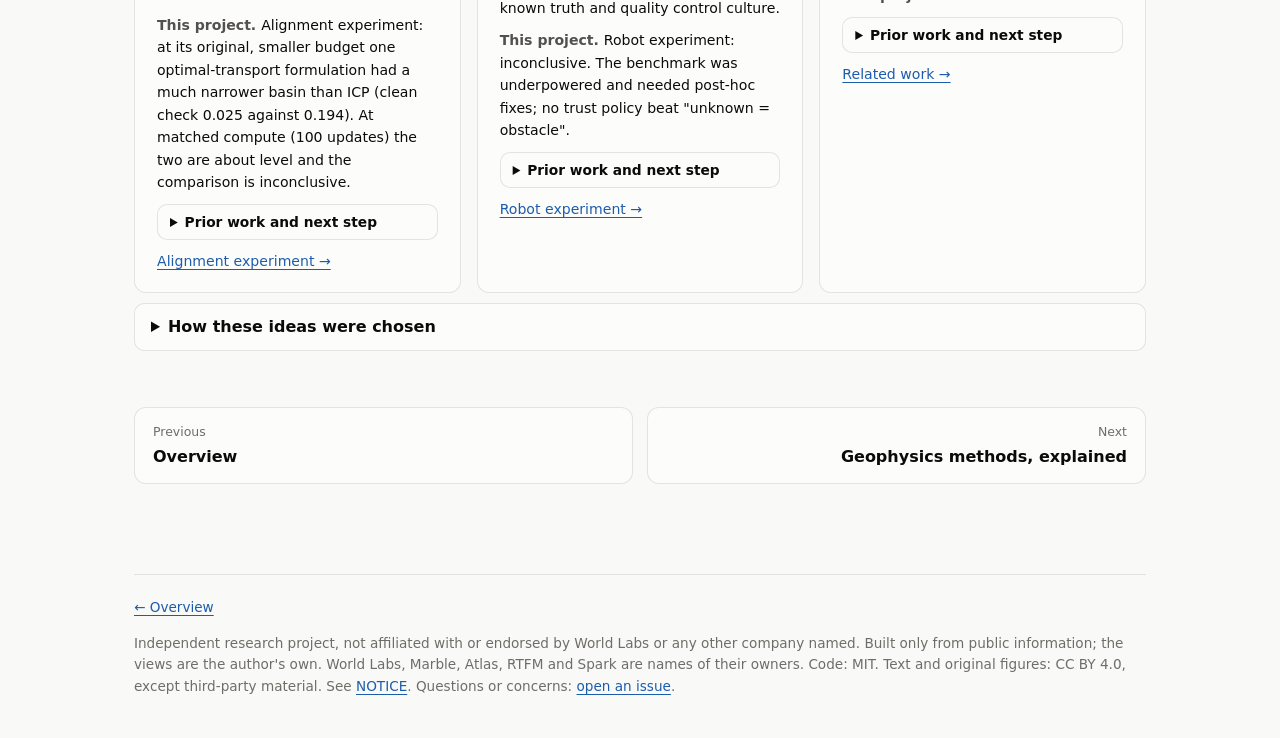
<file: site/ideas.html>
<!doctype html>
<html lang="en">
<head>
<meta charset="utf-8">
<meta name="viewport" content="width=device-width, initial-scale=1">
<title>Ideas: what could a geophysicist contribute? · world-model-trust</title>
<meta name="description" content="A brainstorm board: nine ways seismic-imaging methods could contribute to spatial intelligence and physical AI, with what already exists, what was tested, and what is next.">
<meta name="twitter:card" content="summary">
<meta property="og:title" content="Ideas: what could a geophysicist contribute to spatial intelligence and physical AI?">
<link rel="icon" href="assets/favicon.svg" type="image/svg+xml">
<link rel="stylesheet" href="assets/style.css">
<link rel="stylesheet" href="assets/figures.css">
<script src="assets/viz.js"></script>
<script src="assets/icons.js"></script>
<script src="assets/data.js"></script>
<style>
.idea-top { display: flex; align-items: center; gap: 14px; }
.idea-icon { flex: none; width: 76px; padding: 6px 4px; border-radius: 10px; background: color-mix(in srgb, var(--accent) 7%, var(--surface)); }
.idea-top .tags { flex: 1; }
.card.idea.flash { outline: 2px solid var(--accent); outline-offset: 3px; }
details.more { margin: 0; padding: 6px 12px; }
details.more summary { font-size: 0.86rem; }
.scatter-legend { margin: 14px 0 0; }
</style>
</head>
<body>
<div id="nav"></div>
<main class="wrap">
<noscript><div class="callout warn"><strong>JavaScript is off</strong>The charts, filters and demos on these pages need JavaScript. The text, tables and links still work, but some sections will be empty.</div></noscript>
<section class="hero" style="padding-bottom:8px">
  <p class="eyebrow">The brainstorm</p>
  <h1>Nine ways seismic ideas could help</h1>
  <p class="lede">Each card pairs an open problem that World Labs or the wider field describes with a seismic-imaging idea, offered as a complement (nothing here evaluates anyone's products). These are hypotheses, not claims of new methods. New to the methods? Start with the <a href="geophysics.html#methods-in-pictures">illustrated primer</a>.</p>
</section>

<aside class="glance" aria-label="At a glance">
  <div><div class="glance-label">What you will find</div><p>A filterable board of ideas. Each shows the open problem it addresses, the seismic idea behind it, existing work, our evidence so far, and the next step.</p></div>
  <div><div class="glance-label">Key takeaway</div><p>The best-supported ideas are about <b>trust and identifiability</b>: saying what a generated world or a fitted physical parameter does and does not tell you. Most other ideas already have strong prior work.</p></div>
</aside>

<details><summary>Two terms used on this page</summary><p class="small"><b>Spatial intelligence</b> here means understanding and generating 3D scenes from images, as World Labs' world models do. <b>Physical AI</b> means agents, such as robots, that act in the physical world and need those scenes to be trustworthy and physically meaningful.</p></details>

<div id="scatter"></div>
<div class="filters" id="filters"></div>
<p class="muted small" id="count" aria-live="polite"></p>
<div class="grid g2" id="board"></div>

<details><summary>How these ideas were chosen</summary><p class="small">Each idea has a documented need (quoted from World Labs' public pages where one exists) and a seismic method that plausibly applies. The "already exists" lines come from the <a href="literature.html">verified literature map</a>; "not found in this search" never means "does not exist". Ideas that look already covered are included on purpose, so that nothing is presented as new when it is not.</p></details>
<footer><p><a href="index.html">← Overview</a></p></footer>
</main>
<script>
V.nav("ideas.html");
const E = V.el, D = window.WMT;
const f = V.fmt;

const IDEAS = [
 { title: "A trust map for generated worlds", themes: ["spatial", "physical"], ev: "tested", needs: "none",
   need: "Marble's documentation explains that parts of a scene the cameras never see are \"generated plausibly to keep the world explorable\". A per-region measure of how strongly the input constrains each part could complement that design.",
   seismic: "Illumination and resolution analysis: show how strongly the data constrain each point, and mark shadow zones.",
   exists: "Fisher-information and visibility uncertainty for radiance fields (FisherRF, GAVIS, Bayes' Rays); evidence tracking inside generators (OracleGS, 3D-Belief). A post-hoc analysis of the exported splats of a world generated elsewhere was not found in an arXiv search.",
   tested: `Illumination experiment: the score is practically equal to plain visibility (pooled AUROC ${f.n(D.wp0.pooled.ours, 3)} against ${f.n(D.wp0.pooled.visibility, 3)}) and clearly beats an in-frame test (${f.n(D.wp0.pooled.frustum, 3)}).`,
   next: "Tie the map to a robot task and report where it changes the outcome.", link: ["illumination.html", "Illumination experiment"], lit: "Fisher" },
 { title: "Ensembles: how different could the filled-in part be?", themes: ["spatial"], ev: "untested", needs: "credits",
   need: "The same documentation notes that generated hidden areas are plausible rather than a record of the real space, so a user who needs a faithful copy of a real room benefits from knowing which parts came from the photos.",
   seismic: "Posterior sampling and ensembles to quantify uncertainty in an inversion, with care for errors shared across samples.",
   exists: "Multi-hypothesis sampling inside generators (3D-Belief). An external ensemble of a generator whose internals are not public was not found in this search.",
   tested: "Not run. It needs paid API credits and, first, World Labs' agreement that this use is acceptable.",
   next: "Ask for permission; then generate 3–5 worlds from one photo of a measured room and map where they disagree.", link: ["method.html", "Limits and permissions"], lit: "belief" },
 { title: "Shadows as a second view for depth", themes: ["spatial"], ev: "partly", needs: "data",
   need: "A single photo cannot separate near-and-small from far-and-large; generators must choose a scale.",
   seismic: "Imaging with multiples: energy on a different path illuminates what primary arrivals miss.",
   exists: "Shape-from-shadow and two-bounce lidar methods (ShadowNeuS, PlatoNeRF); their exact capture requirements were not re-verified here.",
   tested: `Shadows experiment (idealised simulation): without a shadow the depth–size direction is exactly unobservable; with one, depth is locally identifiable (std of log depth about ${f.n(D.wp3.S2.std_logd, 3)}), if the shadow falls in frame.`,
   next: "Test on real sunlit photographs with a measured scene.", link: ["shadows.html", "Shadows experiment"], lit: "shadow" },
 { title: "Which measurements pin down a robot's physical parameters?", themes: ["physical"], ev: "partly", needs: "data",
   need: "World Labs' real-to-sim-to-real post: \"Object shape, weight, and friction may be uncertain\".",
   seismic: "Full-waveform-style inversion with resolution and null-space analysis, and experimental design: which experiment constrains which parameter.",
   exists: "Parameter estimation from video and differentiable simulation is heavily covered (PAC-NeRF, PhysDreamer, gradSim). Formal identifiability and measurement design are less covered.",
   tested: "A synthetic beam study recovers stiffness and damping from vibration data. With an incorrect support model the held-out waveform error stays near 2% while the intrinsic stiffness is off by about 25%: a fitted effective parameter can predict well and still be the wrong property.",
   next: "Real cantilever measurements; compare against standard modal identification.", link: ["geophysics.html", "Geophysics page"], lit: "physical-parameter" },
 { title: "Wave sensors on generated geometry", themes: ["physical"], ev: "untested", needs: "none",
   need: "World Labs' pages focus on visual outputs (splats, meshes, panoramas, video). Robots also sense with sound, radar and ultrasound, an area where wave-physics experience could complement visual world models.",
   seismic: "Finite-difference wave modelling, diffraction and low-frequency behaviour; velocity analysis.",
   exists: "Acoustic simulation for embodied AI (SoundSpaces 2.0, GWA) and radar, sonar and ultrasound splatting (RadarSplat, SonarSplat, PAGS) are active areas. Wave acoustics on generated geometry with propagated uncertainty was not found.",
   tested: "Not run.", next: "Validate a finite-difference solver on a measured-room benchmark, then try generated geometry.", link: ["literature.html?q=acoustic", "Related work"], lit: "acoustic" },
 { title: "Robots that inspect hidden structure", themes: ["physical"], ev: "untested", needs: "none",
   need: "An open question for physical AI: could an agent combine visual and geophysical sensing to decide where to measure next?",
   seismic: "Tomography and migration to localise structure, survey design to choose the next measurement, belief updating.",
   exists: "Robots doing impact-echo, GPR and vibration inspection exist at component level. Joint visual and geophysical active inspection was not found as one paper.",
   tested: "Not run.", next: "A synthetic study with one buried feature and a fair comparison against fixed-grid surveys.", link: ["literature.html?q=inspection", "Related work"], lit: "inspection" },
 { title: "Robust alignment of generated worlds to real data", themes: ["physical", "spatial"], ev: "tested", needs: "none",
   need: "Real-to-sim-to-real needs the generated world aligned with what the robot sees.",
   seismic: "Misfit design to avoid local minima (cycle skipping), including optimal-transport misfits.",
   exists: "Optimal-transport registration and point-to-plane ICP already exist in vision.",
   tested: `Alignment experiment: at its original, smaller budget one optimal-transport formulation had a much narrower basin than ICP (clean check ${f.n(D.wp2 ? D.wp2.C.basins.strict.ot : NaN, 3)} against ${f.n(D.wp2 ? D.wp2.C.basins.strict.icp : NaN, 3)}). At matched compute (100 updates) the two are about level and the comparison is inconclusive.`,
   next: "Other formulations and per-ray one-dimensional misfits; note that optimal transport followed by ICP beat plain ICP at matched compute (hybrid, exploratory).", link: ["alignment.html", "Alignment experiment"], lit: "optimal transport" },
 { title: "Does a trust map keep a robot safe?", themes: ["physical"], ev: "tested", needs: "none",
   need: "World Labs' taxonomy post names this as an open problem for generated geometry in general: \"AI-generated geometry can look correct while containing self-intersections or wrong scale that produce nonsensical physics.\"",
   seismic: "Blind tests against known truth and quality control culture.",
   exists: "An active-mapping study (arXiv 2609.06820) finds that correcting occupancy errors alone does not consistently improve final coverage.",
   tested: "Robot experiment: inconclusive. The benchmark was underpowered and needed post-hoc fixes; no trust policy beat \"unknown = obstacle\".",
   next: "Redesign with a camera that sees the floor, more worlds and more goals.", link: ["robots.html", "Robot experiment"], lit: "coverage" },
 { title: "Migration-style imaging for new sensors", themes: ["physical"], ev: "untested", needs: "data",
   need: "Not a topic World Labs' pages address; relevant to robots with radar or time-of-flight sensors.",
   seismic: "Migration: back-propagate recorded wavefields to image reflectors; least-squares migration.",
   exists: "Established: f-k migration was adapted to non-line-of-sight imaging in 2019 and to SAR. It does not apply to ordinary RGB images, which have no phase or time axis.",
   tested: "Not run.", next: "Only worthwhile with a transient or radar dataset.", link: ["literature.html?q=migration", "Related work"], lit: "migration" }
];

const EVL = { tested: ["Tested here", "run"], partly: ["Partly tested", "run"], untested: ["Not tested", "run"] };
const NEEDS = { none: "Nothing special needed", credits: "Needs credits and permission", data: "Needs data or hardware" };
const st = { theme: "all", ev: "all", needs: "all" }, fl = document.getElementById("filters");
const seg = (label, opts, key) => fl.append(V.seg(label, opts, () => st[key], (k) => (st[key] = k), paint));
seg("Area", [["all", "All"], ["spatial", "Spatial intelligence"], ["physical", "Physical AI"]], "theme");
seg("Evidence so far", [["all", "All"], ["tested", "Tested here"], ["partly", "Partly"], ["untested", "Not tested"]], "ev");
seg("What it needs", [["all", "All"], ["none", "Nothing special"], ["credits", "Credits or permission"], ["data", "Data or hardware"]], "needs");

const board = document.getElementById("board"), count = document.getElementById("count");
const row = (k, v) => E("div", { class: "row" }, E("b", {}, k + ". "), v);
const META = [
  { icon: "trustmap", prior: 0.60, evid: 0.80 }, { icon: "ensemble", prior: 0.45, evid: 0.06 }, { icon: "shadow", prior: 0.55, evid: 0.55 },
  { icon: "params", prior: 0.90, evid: 0.50 }, { icon: "wave", prior: 0.72, evid: 0.06 }, { icon: "inspect", prior: 0.25, evid: 0.06 },
  { icon: "align", prior: 0.78, evid: 0.85 }, { icon: "robot", prior: 0.50, evid: 0.82 }, { icon: "migrate", prior: 0.95, evid: 0.06 }];
IDEAS.forEach((it, k) => Object.assign(it, META[k]));
const cards = IDEAS.map((i, n) => E("article", { class: "card idea", id: "idea-" + (n + 1) },
  E("div", { class: "idea-top" }, E("span", { class: "idea-icon" }, Icons[i.icon]()),
    E("div", { class: "tags" }, V.badge(EVL[i.ev][1], EVL[i.ev][0]), ...i.themes.map((t) => E("span", { class: "tag" }, t === "spatial" ? "Spatial intelligence" : "Physical AI")), E("span", { class: "tag" }, NEEDS[i.needs]))),
  E("h3", {}, (n + 1) + ". " + i.title),
  row("The open problem", i.need), row("The seismic idea", i.seismic), row("This project", i.tested),
  E("details", { class: "more" }, E("summary", {}, "Prior work and next step"), row("Already exists", i.exists), row("Next step", i.next)),
  E("div", { class: "row" }, E("a", { href: i.link[0] }, i.link[1] + " →"))));
function paint() {
  let shown = 0;
  cards.forEach((c, k) => { const i = IDEAS[k], ok = (st.theme === "all" || i.themes.includes(st.theme)) && (st.ev === "all" || i.ev === st.ev) && (st.needs === "all" || i.needs === st.needs); c.hidden = !ok; if (ok) shown++; });
  count.textContent = `${shown} of ${IDEAS.length} ideas shown`;
  if (typeof updateDots === "function") updateDots();
}
board.append(...cards); paint();

/* ---- overview figure: where each idea sits (the author's qualitative placement) ---- */
var dotEls = [];
function updateDots() { if (!dotEls || !dotEls.length) return; dotEls.forEach((g, k) => { g.style.opacity = cards[k].hidden ? "0.22" : "1"; }); }
(function () {
  const W = 760, H = 360, L = 78, Rm = 24, T = 18, B = 64, pw = W - L - Rm, ph = H - T - B, X = (v) => L + v * pw, Y = (v) => T + (1 - v) * ph;
  const col = (i) => (i.themes.length > 1 ? "s3" : i.themes[0] === "spatial" ? "s1" : "s2");
  const kids = [];
  [0, 0.25, 0.5, 0.75, 1].forEach((v) => kids.push(E("line", { x1: X(v), x2: X(v), y1: T, y2: T + ph, class: "s-grid thin" }), E("line", { x1: L, x2: L + pw, y1: Y(v), y2: Y(v), class: "s-grid thin" })));
  kids.push(E("line", { x1: L, x2: L + pw, y1: T + ph, y2: T + ph, class: "s-axis thin" }), E("line", { x1: L, x2: L, y1: T, y2: T + ph, class: "s-axis thin" }),
    E("text", { x: L, y: H - 36, class: "t-muted" }, "open: little found"), E("text", { x: L + pw, y: H - 36, "text-anchor": "end", class: "t-muted" }, "crowded: much prior work"),
    E("text", { x: L + pw / 2, y: H - 12, "text-anchor": "middle", class: "t" }, "How much prior work exists"),
    E("text", { x: L - 10, y: T + 10, "text-anchor": "end", class: "t-muted" }, "tested here"), E("text", { x: L - 10, y: T + ph, "text-anchor": "end", class: "t-muted" }, "not tested"),
    E("text", { transform: `translate(14 ${T + ph / 2}) rotate(-90)`, "text-anchor": "middle", class: "t" }, "Evidence in this project"));
  const jump = (k) => { const c = cards[k]; if (c.hidden) return; c.scrollIntoView({ behavior: "smooth", block: "center" }); c.classList.add("flash"); setTimeout(() => c.classList.remove("flash"), 1800); };
  IDEAS.forEach((i, k) => {
    const cx = X(i.prior), cy = Y(i.evid);
    const g = E("g", { style: "cursor:pointer" }, E("title", {}, `${k + 1}. ${i.title} (${EVL[i.ev][0].toLowerCase()})`), E("circle", { cx, cy, r: 17, style: "fill:transparent" }),
      E("circle", { cx, cy, r: 9, class: "f-" + col(i), stroke: "var(--surface)", "stroke-width": 2 }), E("text", { x: cx + 15, y: cy + 4.5, class: "t-strong" }, String(k + 1)));
    g.addEventListener("click", () => jump(k)); dotEls.push(g); kids.push(g);
  });
  const legend = E("div", { class: "legend scatter-legend" }, [["s1", "Spatial intelligence"], ["s2", "Physical AI"], ["s3", "Both"]].map(([c, t]) => E("span", {}, E("i", { class: "dot", style: `background:var(--${c})` }), t)));
  const fig = V.figure(V.diagram(W, H, ...kids), E("span", {}, E("b", {}, "The author's qualitative placement, not a measurement. "), "Dots fade when the filters hide an idea; click a dot to jump to its card."), "Scatter of the nine ideas: prior work from open to crowded, against evidence in this project from not tested to tested.");
  const word = (v) => (v < 0.34 ? "little prior work found" : v < 0.67 ? "some prior work" : "much prior work");
  const text = E("details", { class: "more" }, E("summary", {}, "Text version of the figure"), E("ol", { class: "small" }, IDEAS.map((i, k) => E("li", {}, `${i.title}: ${EVL[i.ev][0].toLowerCase()}, ${word(i.prior)}.`))));
  document.getElementById("scatter").append(legend, fig, text);
  updateDots();
})();
</script>
</body>
</html>
</file>
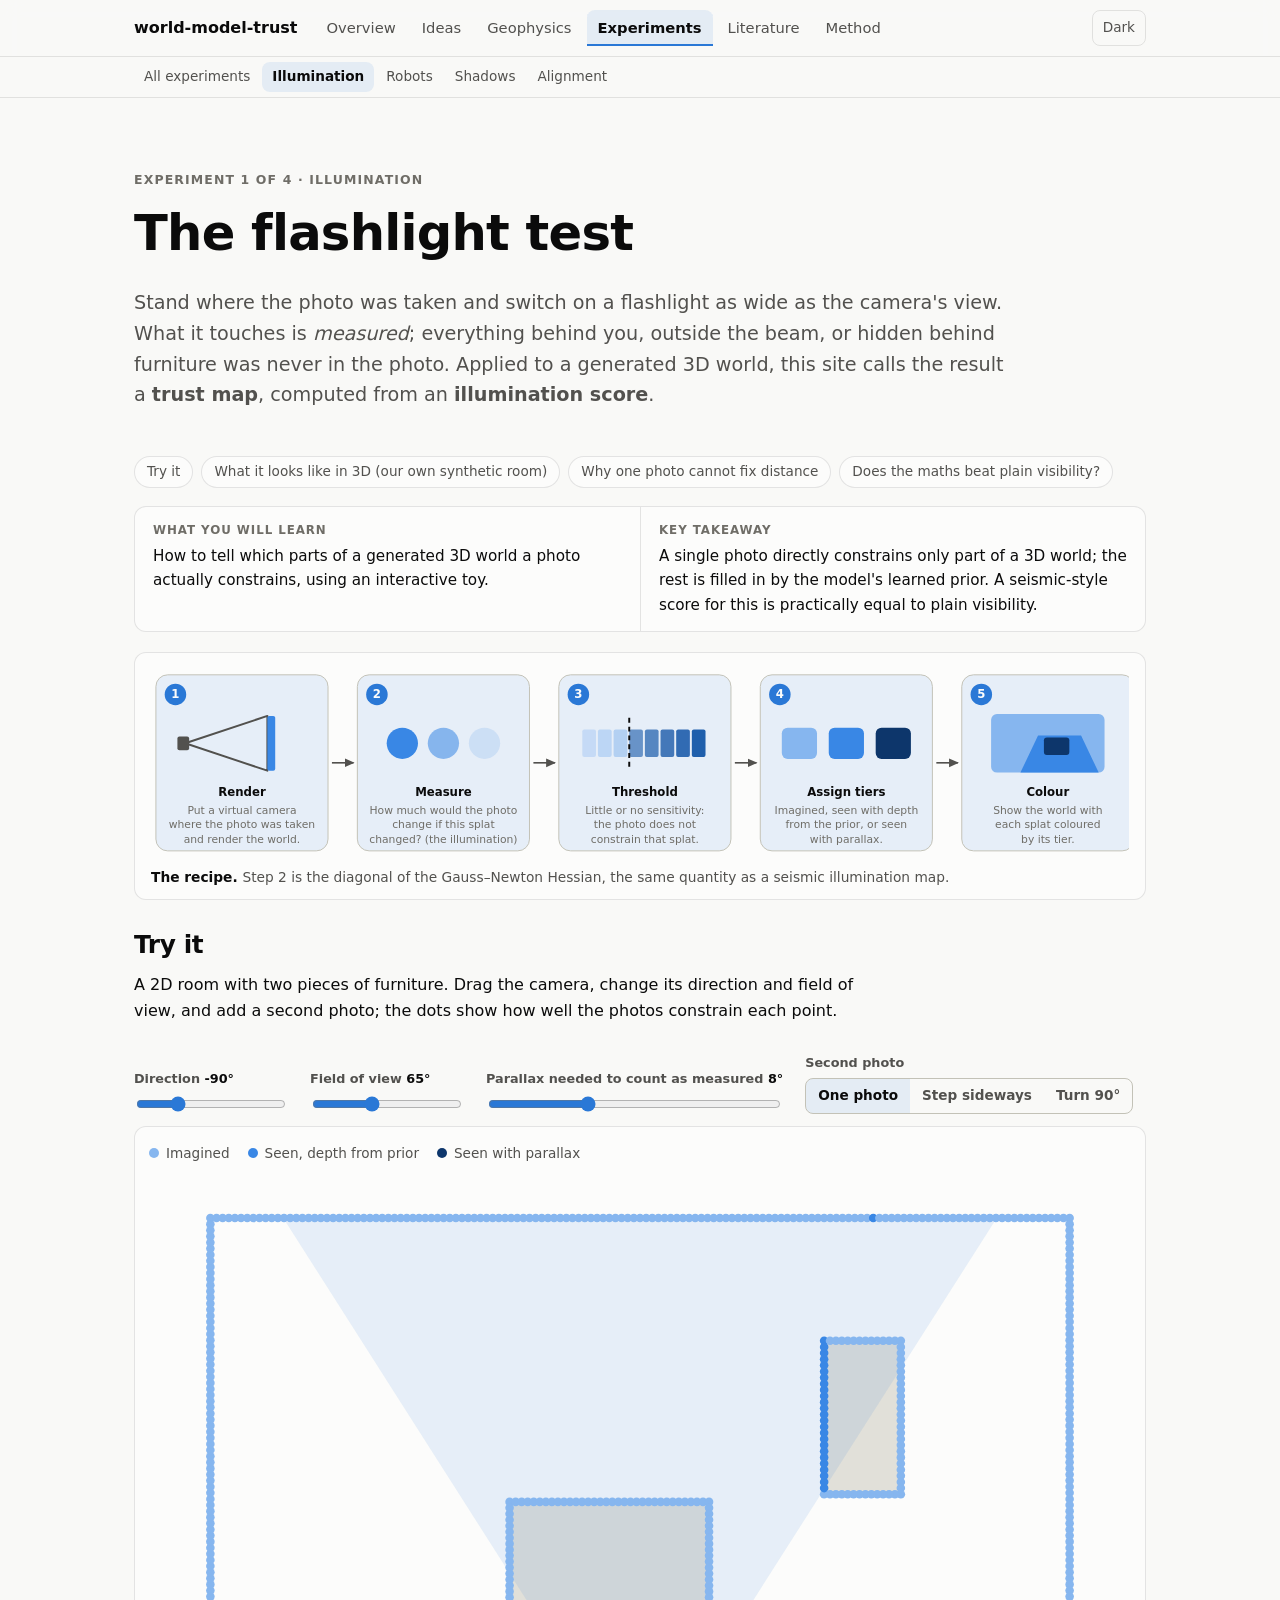
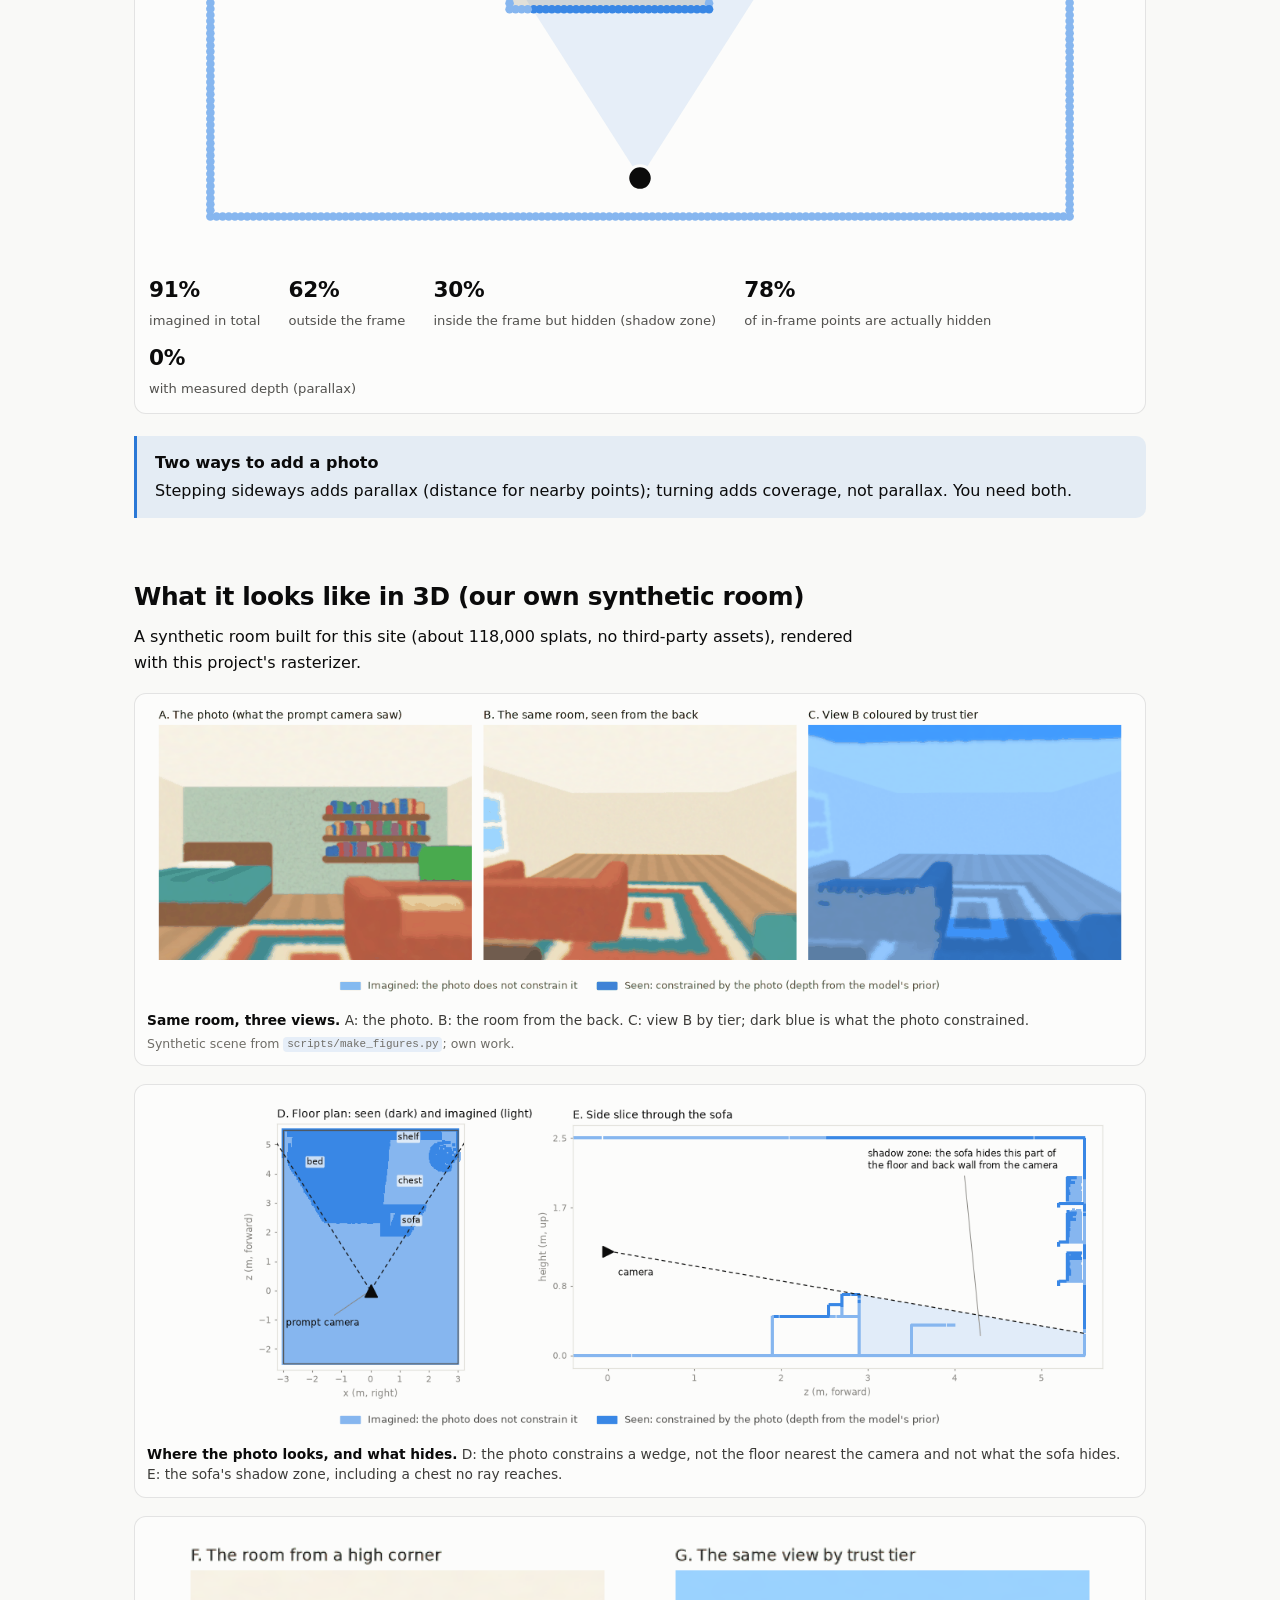
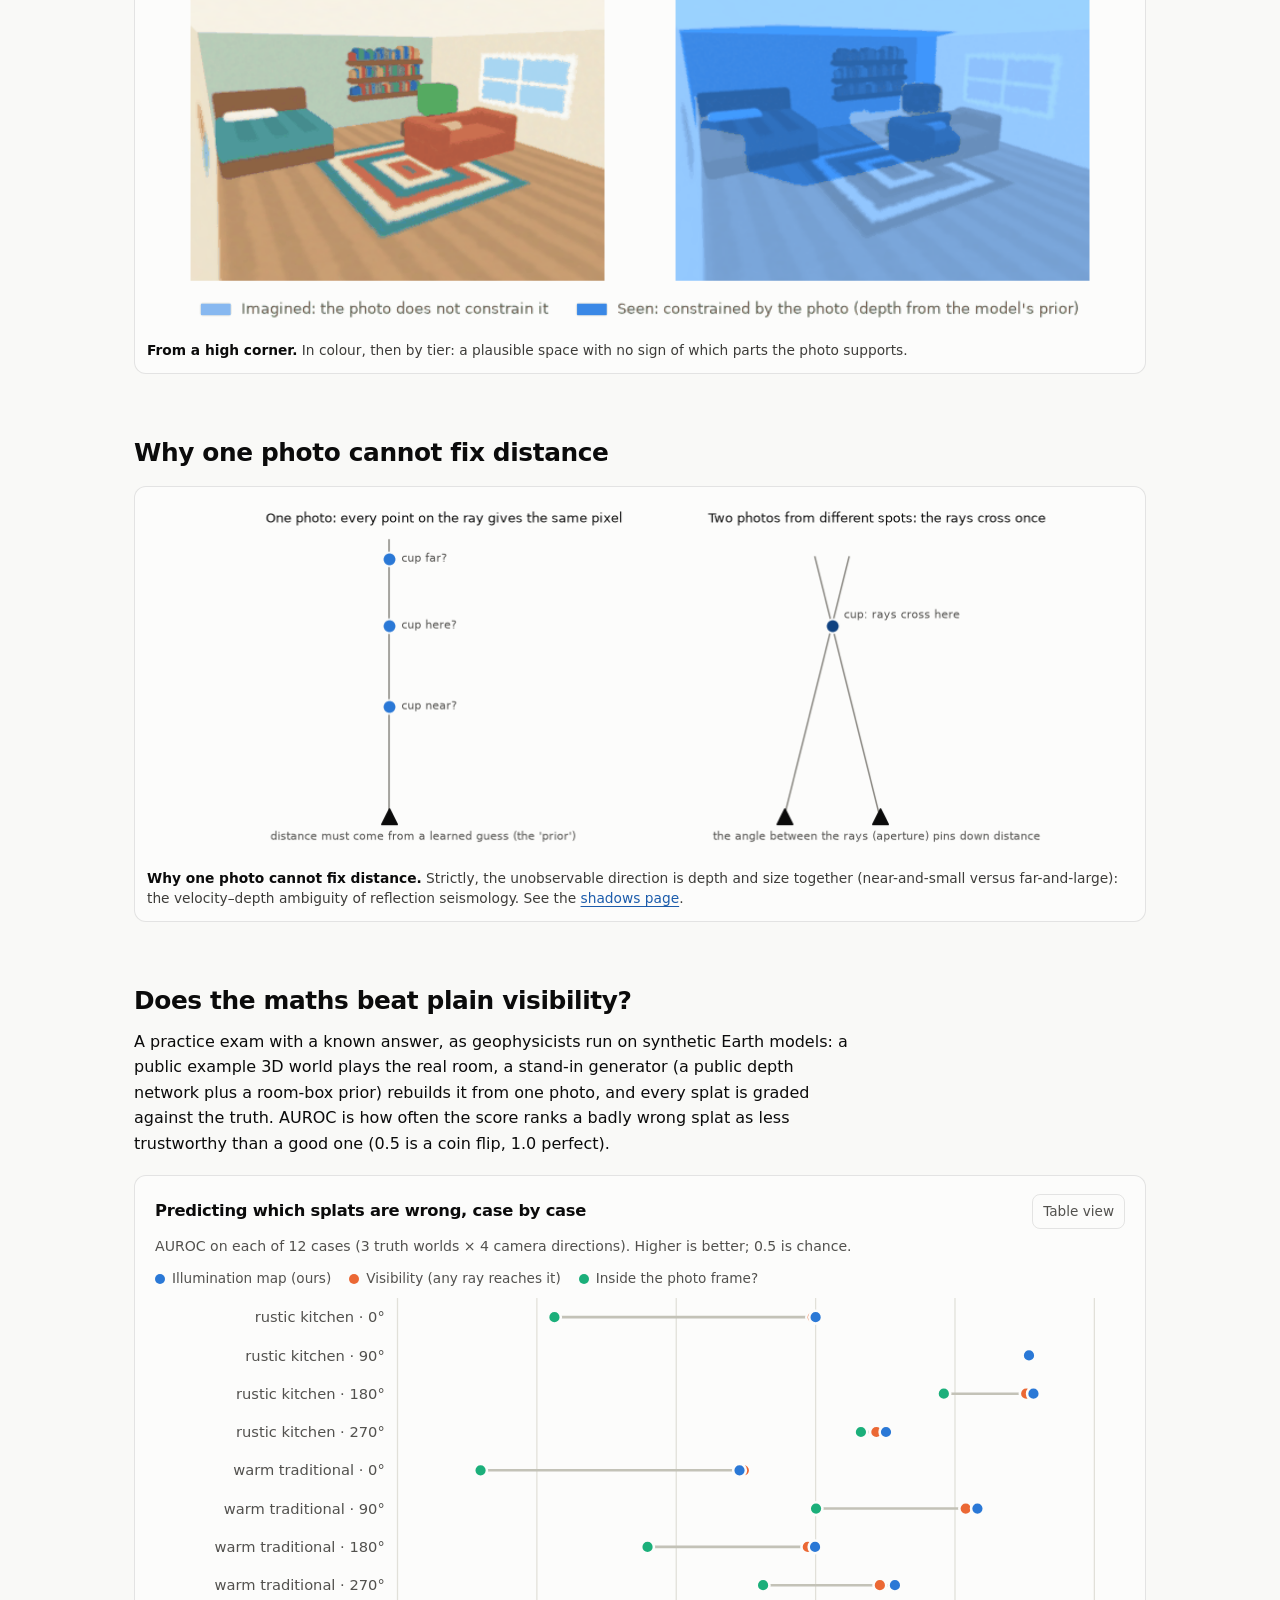
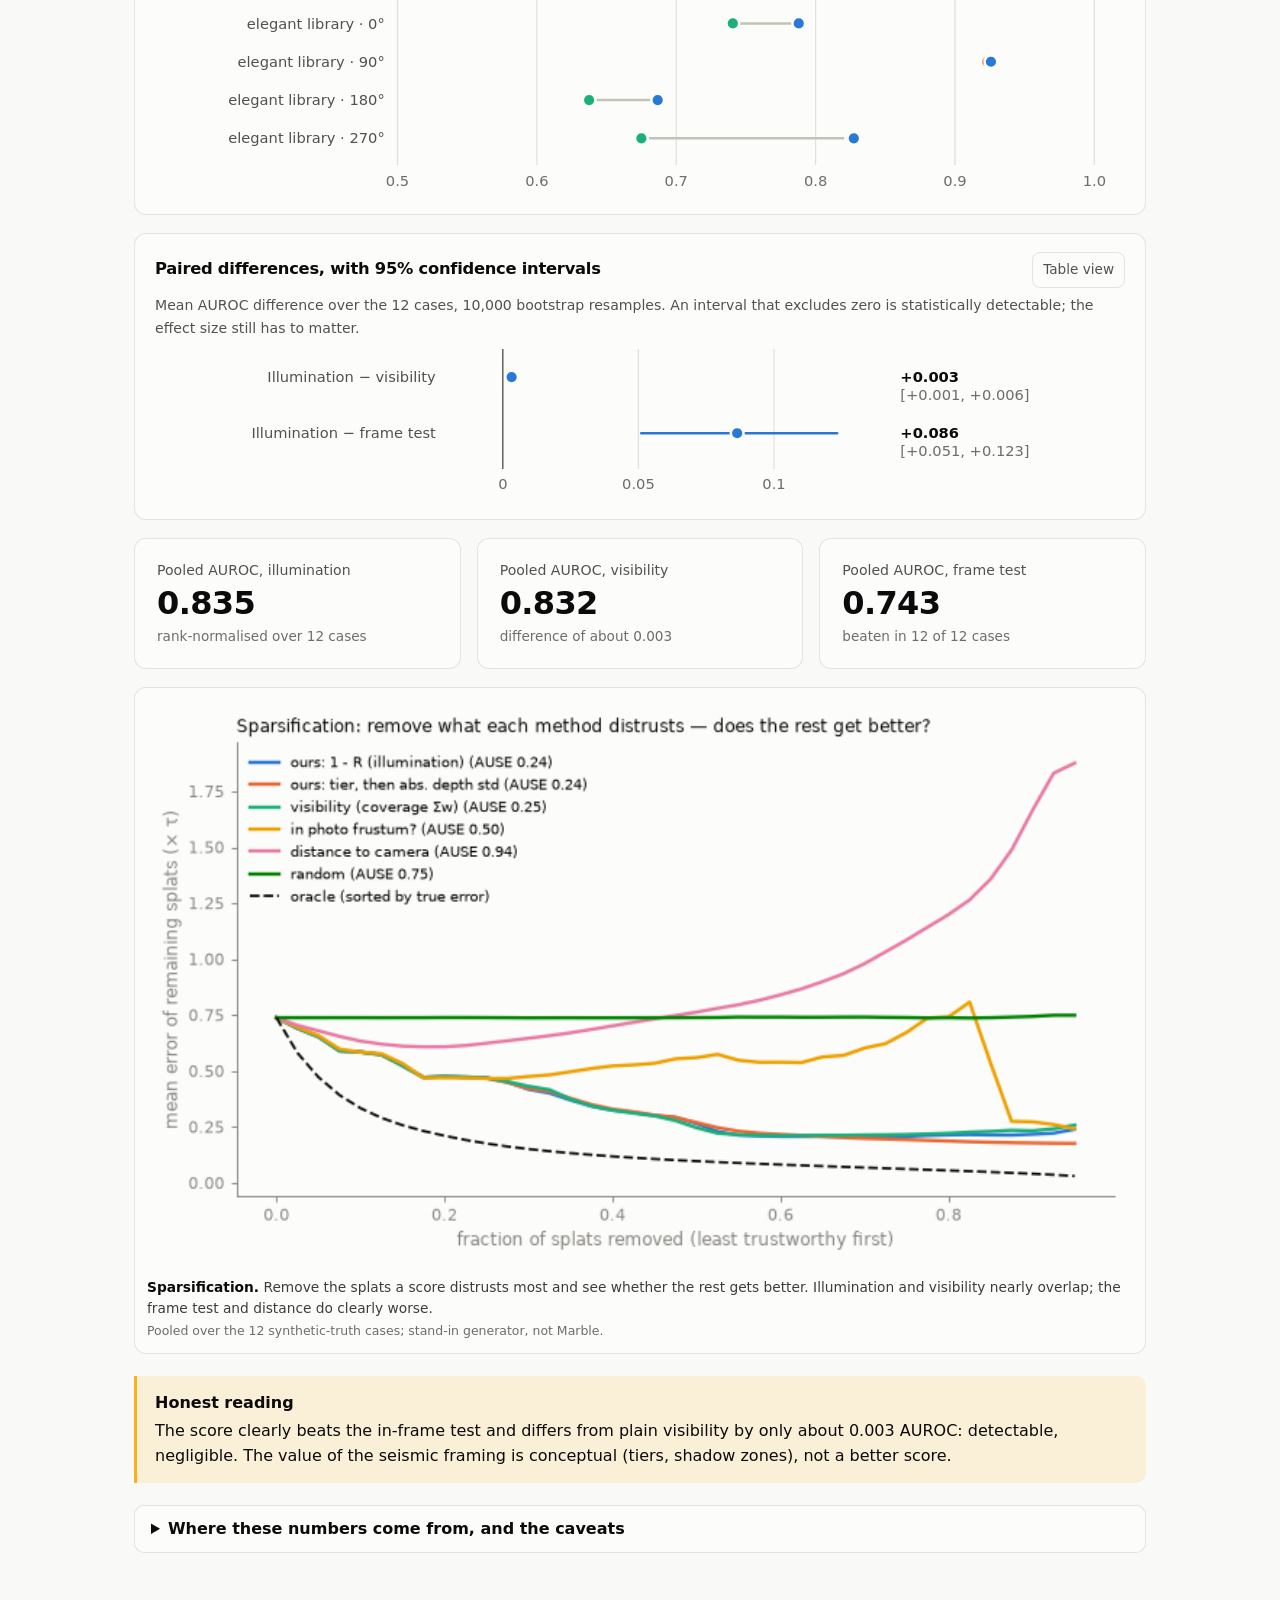
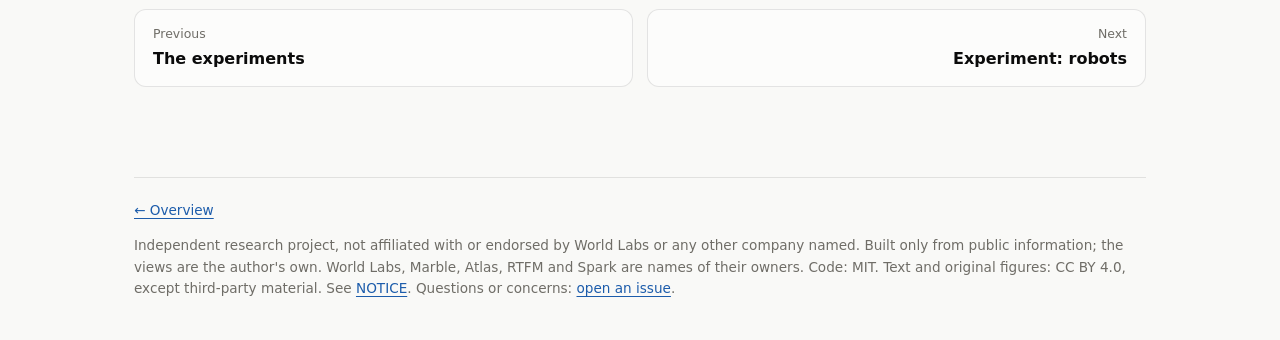
<file: site/illumination.html>
<!doctype html>
<html lang="en">
<head>
<meta charset="utf-8">
<meta name="viewport" content="width=device-width, initial-scale=1">
<title>Illumination · world-model-trust</title>
<meta name="description" content="An interactive flashlight test and 3D views showing which parts of a generated 3D world a photo actually constrains.">
<meta name="twitter:card" content="summary">
<meta property="og:title" content="Illumination · world-model-trust">
<link rel="icon" href="assets/favicon.svg" type="image/svg+xml">
<link rel="stylesheet" href="assets/style.css">
<link rel="stylesheet" href="assets/figures.css">
<script src="assets/viz.js"></script>
<script src="assets/data.js"></script>
<script src="assets/illumination-demo.js"></script>
</head>
<body data-autotoc>
<div id="nav"></div>
<main class="wrap">
<noscript><div class="callout warn"><strong>JavaScript is off</strong>The charts, filters and demos on these pages need JavaScript. The text, tables and links still work, but some sections will be empty.</div></noscript>
<section class="hero" style="padding-bottom:8px">
  <p class="eyebrow">Experiment 1 of 4 · illumination</p>
  <h1>The flashlight test</h1>
  <p class="lede">Stand where the photo was taken and switch on a flashlight as wide as the camera's view. What it touches is <em>measured</em>; everything behind you, outside the beam, or hidden behind furniture was never in the photo. Applied to a generated 3D world, this site calls the result a <b>trust map</b>, computed from an <b>illumination score</b>.</p>
</section>
<aside class="glance" aria-label="At a glance">
  <div><div class="glance-label">What you will learn</div><p>How to tell which parts of a generated 3D world a photo actually constrains, using an interactive toy.</p></div>
  <div><div class="glance-label">Key takeaway</div><p>A single photo directly constrains only part of a 3D world; the rest is filled in by the model's learned prior. A seismic-style score for this is practically equal to plain visibility.</p></div>
</aside>

<div id="recipe"></div>

<h2 style="margin-top:1.2em">Try it</h2>
<p class="narrow">A 2D room with two pieces of furniture. Drag the camera, change its direction and field of view, and add a second photo; the dots show how well the photos constrain each point.</p>

<div class="filters" id="demo-controls"></div>
<div class="card" style="padding:12px 14px; margin-top:8px">
  <div class="legend" id="demo-legend"></div>
  <svg id="demo" class="chart" viewBox="0 0 640 450" role="img" aria-label="Interactive 2D room showing which wall and furniture points the camera photo constrains" style="touch-action:none;overflow:hidden"></svg>
  <div class="stats" id="demo-stats" aria-live="polite"></div>
</div>
<div class="callout"><strong>Two ways to add a photo</strong>Stepping sideways adds parallax (distance for nearby points); turning adds coverage, not parallax. You need both.</div>

<h2>What it looks like in 3D (our own synthetic room)</h2>
<p class="narrow">A synthetic room built for this site (about 118,000 splats, no third-party assets), rendered with this project's rasterizer.</p>
<figure class="fig"><img src="assets/figs/synthetic-room_views.png" width="1260" height="375" alt="Three views of a synthetic room: the photo, the same room seen from the back, and that view coloured by trust tier, mostly light blue (imagined) with darker blue where the photo constrained the splats" loading="lazy">
<figcaption><b>Same room, three views.</b> A: the photo. B: the room from the back. C: view B by tier; dark blue is what the photo constrained.<span class="src">Synthetic scene from <code>scripts/make_figures.py</code>; own work.</span></figcaption></figure>
<figure class="fig"><img src="assets/figs/synthetic-room_map.png" width="1260" height="430" alt="A floor plan with the camera and its view wedge, and a side slice through the sofa showing the shadow zone behind it" loading="lazy">
<figcaption><b>Where the photo looks, and what hides.</b> D: the photo constrains a wedge, not the floor nearest the camera and not what the sofa hides. E: the sofa's shadow zone, including a chest no ray reaches.</figcaption></figure>
<figure class="fig"><img src="assets/figs/synthetic-room_corner.png" width="860" height="350" alt="The synthetic room from a high corner, in colour and coloured by trust tier" loading="lazy">
<figcaption><b>From a high corner.</b> In colour, then by tier: a plausible space with no sign of which parts the photo supports.</figcaption></figure>

<h2>Why one photo cannot fix distance</h2>
<figure class="fig"><img src="assets/figs/schematic_one_eye_two_eyes.png" alt="Schematic: one camera ray with three candidate depths, and two cameras whose rays cross once" loading="lazy">
<figcaption><b>Why one photo cannot fix distance.</b> Strictly, the unobservable direction is depth and size together (near-and-small versus far-and-large): the velocity–depth ambiguity of reflection seismology. See the <a href="shadows.html">shadows page</a>.</figcaption></figure>

<h2>Does the maths beat plain visibility?</h2>
<p class="narrow">A practice exam with a known answer, as geophysicists run on synthetic Earth models: a public example 3D world plays the real room, a stand-in generator (a public depth network plus a room-box prior) rebuilds it from one photo, and every splat is graded against the truth. AUROC is how often the score ranks a badly wrong splat as less trustworthy than a good one (0.5 is a coin flip, 1.0 perfect).</p>
<div id="charts"></div>
<div class="grid g3" id="tiles"></div>
<figure class="fig"><img src="assets/figs/sparsification.png" alt="Sparsification curves: error of remaining splats as the least trusted fraction is removed, for several scores" loading="lazy">
<figcaption><b>Sparsification.</b> Remove the splats a score distrusts most and see whether the rest gets better. Illumination and visibility nearly overlap; the frame test and distance do clearly worse.<span class="src">Pooled over the 12 synthetic-truth cases; stand-in generator, not Marble.</span></figcaption></figure>
<div class="callout warn"><strong>Honest reading</strong>The score clearly beats the in-frame test and differs from plain visibility by only about 0.003 AUROC: detectable, negligible. The value of the seismic framing is conceptual (tiers, shadow zones), not a better score.</div>

<details><summary>Where these numbers come from, and the caveats</summary>
  <p>Reproduced by <code>experiments/wp0_baseline/reproduce.py</code>, matching the earlier recorded run to four decimals. The generator is a stand-in, not Marble, and "imagined means wrong" is partly built in because the filled-in geometry is our own box prior. The twelve cases come from three truth worlds and four yaw angles each, so they are not independent.</p>
</details>

<footer><p><a href="index.html">← Overview</a></p></footer>
</main>
<script>
V.nav("illumination.html");
const D = window.WMT.wp0, E = V.el;

/* ---------- the recipe, as a diagram ---------- */
(function () {
  const W = 1000, H = 196, bw = 176, gap = 30, x0 = 5, y0 = 8, bh = 180;
  const steps = [
    ["Render", ["Put a virtual camera", "where the photo was taken", "and render the world."]],
    ["Measure", ["How much would the photo", "change if this splat", "changed? (the illumination)"]],
    ["Threshold", ["Little or no sensitivity:", "the photo does not", "constrain that splat."]],
    ["Assign tiers", ["Imagined, seen with depth", "from the prior, or seen", "with parallax."]],
    ["Colour", ["Show the world with", "each splat coloured", "by its tier."]],
  ];
  const kids = [];
  const glyph = [
    (cx, cy) => [E("path", { class: "nofill s-ink2 mid round", d: `M${cx - 58},${cy} L${cx + 26},${cy - 28} L${cx + 26},${cy + 28} Z` }), E("rect", { class: "f-ink2", x: cx - 66, y: cy - 7, width: 12, height: 14, rx: 2 }), E("rect", { class: "f-o3", x: cx + 26, y: cy - 28, width: 8, height: 56, rx: 2 })],
    (cx, cy) => [E("circle", { class: "f-o3", cx: cx - 42, cy, r: 16 }), E("circle", { class: "f-o3", cx, cy, r: 16, style: "opacity:.55" }), E("circle", { class: "f-o3", cx: cx + 42, cy, r: 16, style: "opacity:.15" })],
    (cx, cy) => [...[0, 1, 2, 3, 4, 5, 6, 7].map((i) => E("rect", { class: i < 3 ? "f-o1" : "f-o4", x: cx - 64 + i * 16, y: cy - 14, width: 14, height: 28, rx: 2, style: `opacity:${0.35 + i * 0.09}` })), E("line", { class: "s-ink mid dash", x1: cx - 16, x2: cx - 16, y1: cy - 26, y2: cy + 26 })],
    (cx, cy) => [E("rect", { class: "f-o1", x: cx - 66, y: cy - 16, width: 36, height: 32, rx: 6 }), E("rect", { class: "f-o3", x: cx - 18, y: cy - 16, width: 36, height: 32, rx: 6 }), E("rect", { class: "f-o5", x: cx + 30, y: cy - 16, width: 36, height: 32, rx: 6 })],
    (cx, cy) => [E("rect", { class: "f-o1", x: cx - 58, y: cy - 30, width: 116, height: 60, rx: 6 }), E("path", { class: "f-o3", d: `M${cx - 28},${cy + 30} L${cx - 10},${cy - 8} L${cx + 34},${cy - 8} L${cx + 52},${cy + 30} Z` }), E("rect", { class: "f-o5", x: cx - 4, y: cy - 6, width: 26, height: 18, rx: 3 })],
  ];
  steps.forEach(([title, lines], i) => {
    const x = x0 + i * (bw + gap), cx = x + bw / 2;
    kids.push(E("rect", { class: "f-wash s-axis thin", x, y: y0, width: bw, height: bh, rx: 12 }));
    kids.push(E("circle", { class: "f-accent", cx: x + 20, cy: y0 + 20, r: 11 }), E("text", { class: "t-strong", x: x + 20, y: y0 + 24, "text-anchor": "middle", style: "fill:var(--surface)" }, String(i + 1)));
    kids.push(...glyph[i](cx, y0 + 70));
    kids.push(E("text", { class: "t-strong", x: cx, y: y0 + 124, "text-anchor": "middle" }, title));
    lines.forEach((l, k) => kids.push(E("text", { class: "t-muted", x: cx, y: y0 + 142 + k * 15, "text-anchor": "middle" }, l)));
    if (i < steps.length - 1) kids.push(E("path", { class: "arrow-ink", d: `M${x + bw + 4},${y0 + bh / 2} L${x + bw + gap - 4},${y0 + bh / 2}` }));
  });
  const svg = V.diagram(W, H, ...kids);
  svg.style.minWidth = "720px";
  const fig = V.figure(svg, E("span", {}, E("b", {}, "The recipe. "), "Step 2 is the diagonal of the Gauss–Newton Hessian, the same quantity as a seismic illumination map."), "Five-step recipe: render from the prompt camera, measure each splat's sensitivity, apply a threshold, assign tiers, colour by tier");
  fig.style.overflowX = "auto";
  document.getElementById("recipe").append(fig);
})();

/* ---------- interactive demo ---------- */
const state = { cx: 320, cy: 395, heading: -90, fov: 65, second: "none", par: 8 };
const ctl = document.getElementById("demo-controls");
ctl.append(V.slider("Direction", () => state.heading, (v) => (state.heading = v), -180, 180, 5, "°", draw));
ctl.append(V.slider("Field of view", () => state.fov, (v) => (state.fov = v), 30, 120, 5, "°", draw));
ctl.append(V.slider("Parallax needed to count as measured", () => state.par, (v) => (state.par = v), 2, 20, 1, "°", draw));
ctl.append(V.seg("Second photo", [["none", "One photo"], ["step", "Step sideways"], ["turn", "Turn 90°"]], () => state.second, (k) => (state.second = k), draw));

const TIERS = [["var(--o1)", "Imagined"], ["var(--o3)", "Seen, depth from prior"], ["var(--o5)", "Seen with parallax"]];
document.getElementById("demo-legend").append(...TIERS.map(([c, t]) => E("span", {}, E("i", { class: "dot", style: `background:${c}` }), t)));

const svg = document.getElementById("demo"), R = Demo.ROOM;
const gWedge = E("g", { "clip-path": "url(#roomclip)", style: "pointer-events:none" }), gPts = E("g", { style: "pointer-events:none" }), gCam = E("g");
svg.append(E("defs", {}, E("clipPath", { id: "roomclip" }, E("rect", { x: R.x0, y: R.y0, width: R.x1 - R.x0, height: R.y1 - R.y0 }))));
svg.append(
  E("rect", { x: R.x0, y: R.y0, width: R.x1 - R.x0, height: R.y1 - R.y0, fill: "none", stroke: "var(--axis)", "stroke-width": 1 }),
  ...Demo.OBSTACLES.map((o) => E("rect", { x: o.x, y: o.y, width: o.w, height: o.h, fill: "var(--grid)" })), gWedge, gPts, gCam);
const stats = document.getElementById("demo-stats");
const camEl = E("circle", { r: 8, fill: "var(--ink)", stroke: "var(--surface)", "stroke-width": 2, style: "cursor:grab", tabindex: "0", role: "application", "aria-label": "Camera: drag it, or use the arrow keys to move it around the room" });
const cam2El = E("circle", { r: 6, fill: "var(--ink2)", stroke: "var(--surface)", "stroke-width": 2 });
const clampX = (x) => Math.max(R.x0 + 8, Math.min(R.x1 - 70, x)), clampY = (y) => Math.max(R.y0 + 8, Math.min(R.y1 - 8, y));
const blocked = (x, y) => Demo.OBSTACLES.some((o) => x > o.x - 10 && x < o.x + o.w + 10 && y > o.y - 10 && y < o.y + o.h + 10);
let dragging = false;
camEl.addEventListener("pointerdown", (e) => { camEl.setPointerCapture(e.pointerId); dragging = true; });
camEl.addEventListener("pointerup", () => { dragging = false; });
camEl.addEventListener("pointercancel", () => { dragging = false; });
camEl.addEventListener("lostpointercapture", () => { dragging = false; });
camEl.addEventListener("pointermove", (e) => {
  if (!dragging) return;
  const pt = svg.createSVGPoint(); pt.x = e.clientX; pt.y = e.clientY;
  const q = pt.matrixTransform(svg.getScreenCTM().inverse());
  const nx = clampX(q.x), ny = clampY(q.y); if (!blocked(nx, ny)) { state.cx = nx; state.cy = ny; draw(); }
});
camEl.addEventListener("keydown", (e) => {
  const d = { ArrowLeft: [-12, 0], ArrowRight: [12, 0], ArrowUp: [0, -12], ArrowDown: [0, 12] }[e.key];
  if (d) { e.preventDefault(); const nx = clampX(state.cx + d[0]), ny = clampY(state.cy + d[1]); if (!blocked(nx, ny)) { state.cx = nx; state.cy = ny; draw(); } }
});
gCam.append(camEl, cam2El);

function cams() {
  const a = { x: state.cx, y: state.cy, heading: state.heading, fov: state.fov };
  if (state.second === "step") { const x2 = [a.x + 60, a.x - 60].map((x) => Math.max(R.x0 + 10, Math.min(R.x1 - 10, x))).find((x) => !blocked(x, a.y)); return [a, { ...a, x: x2 === undefined ? a.x : x2 }]; }
  if (state.second === "turn") return [a, { ...a, heading: ((a.heading + 90 + 180) % 360) - 180 }];
  return [a];
}
function wedge(c) {
  const L = 900, a0 = (c.heading - c.fov / 2) * Math.PI / 180, a1 = (c.heading + c.fov / 2) * Math.PI / 180;
  return E("polygon", { points: `${c.x},${c.y} ${c.x + L * Math.cos(a0)},${c.y + L * Math.sin(a0)} ${c.x + L * Math.cos(a1)},${c.y + L * Math.sin(a1)}`, fill: "var(--accent-wash)" });
}
function draw() {
  const cs = cams(), res = Demo.compute(cs, state.par);
  gWedge.replaceChildren(...cs.map(wedge));
  gPts.replaceChildren(...res.pts.map((p) => E("circle", { cx: p.x, cy: p.y, r: 2.8, fill: TIERS[p.tier][0] })));
  camEl.setAttribute("cx", cs[0].x); camEl.setAttribute("cy", cs[0].y);
  cam2El.setAttribute("cx", cs[1] ? cs[1].x : -50); cam2El.setAttribute("cy", cs[1] ? cs[1].y : -50);
  const pct = (v) => (100 * v).toFixed(0) + "%";
  stats.replaceChildren(
    ...[[pct(res.imagined), "imagined in total"], [pct(res.outside), "outside the frame"], [pct(res.hidden), "inside the frame but hidden (shadow zone)"],
      [pct(res.hiddenOfInFrame), "of in-frame points are actually hidden"], [pct(res.parallax), "with measured depth (parallax)"]].map(([b, s]) => E("div", {}, E("b", {}, b), E("span", {}, s))));
}
draw();

/* ---------- WP0 charts ---------- */
const S = [{ key: "ours", label: "Illumination map (ours)", color: "var(--s1)" }, { key: "visibility", label: "Visibility (any ray reaches it)", color: "var(--s2)" }, { key: "frustum", label: "Inside the photo frame?", color: "var(--s3)" }];
const nice = (w) => w.replace(/_/g, " ").split(" ").slice(0, 2).join(" ");
const rows = D.cases.map((c) => ({ label: `${nice(c.world)} · ${c.yaw}°`, values: c }));
const charts = document.getElementById("charts");
const c1 = V.card(charts, { title: "Predicting which splats are wrong, case by case", sub: "AUROC on each of 12 cases (3 truth worlds × 4 camera directions). Higher is better; 0.5 is chance.", legend: S.map((s) => ({ label: s.label, color: s.color, shape: "dot" })) });
V.dotPlot(c1, { rows, series: S, domain: [0.5, 1], tickFmt: (t) => t.toFixed(1) });
V.addTable(c1, ["Case", ...S.map((s) => s.label)], D.cases.map((c) => [`${nice(c.world)} · ${c.yaw}°`, ...S.map((s) => V.fmt.n(c[s.key], 3))]));

const b = D.bootstrap;
const c2 = V.card(charts, { title: "Paired differences, with 95% confidence intervals", sub: "Mean AUROC difference over the 12 cases, 10,000 bootstrap resamples. An interval that excludes zero is statistically detectable; the effect size still has to matter." });
V.forest(c2, { items: [
  { label: "Illumination − visibility", mean: b.ours_vs_visibility.mean, lo: b.ours_vs_visibility.lo, hi: b.ours_vs_visibility.hi, color: "var(--s1)", extra: [{ value: `${b.ours_vs_visibility.wins}/${b.ours_vs_visibility.n}`, label: "cases where illumination wins" }] },
  { label: "Illumination − frame test", mean: b.ours_vs_frustum.mean, lo: b.ours_vs_frustum.lo, hi: b.ours_vs_frustum.hi, color: "var(--s1)", extra: [{ value: `${b.ours_vs_frustum.wins}/${b.ours_vs_frustum.n}`, label: "cases where illumination wins" }] }],
  domain: [-0.02, 0.14], d: 3 });
V.addTable(c2, ["Comparison", "Mean ΔAUROC", "CI low", "CI high", "Wins"], [["Illumination − visibility", V.fmt.signed(b.ours_vs_visibility.mean, 4), V.fmt.signed(b.ours_vs_visibility.lo, 4), V.fmt.signed(b.ours_vs_visibility.hi, 4), `${b.ours_vs_visibility.wins}/12`], ["Illumination − frame test", V.fmt.signed(b.ours_vs_frustum.mean, 4), V.fmt.signed(b.ours_vs_frustum.lo, 4), V.fmt.signed(b.ours_vs_frustum.hi, 4), `${b.ours_vs_frustum.wins}/12`]]);

const tiles = document.getElementById("tiles");
[["Pooled AUROC, illumination", V.fmt.n(D.pooled.ours, 3), "rank-normalised over 12 cases"], ["Pooled AUROC, visibility", V.fmt.n(D.pooled.visibility, 3), "difference of about 0.003"], ["Pooled AUROC, frame test", V.fmt.n(D.pooled.frustum, 3), "beaten in 12 of 12 cases"]]
  .forEach(([l, v, n]) => tiles.append(E("div", { class: "card tile" }, E("div", { class: "label" }, l), E("div", { class: "value" }, v), E("div", { class: "note" }, n))));
window.addEventListener("themechange", draw);
</script>
</body>
</html>
</file>
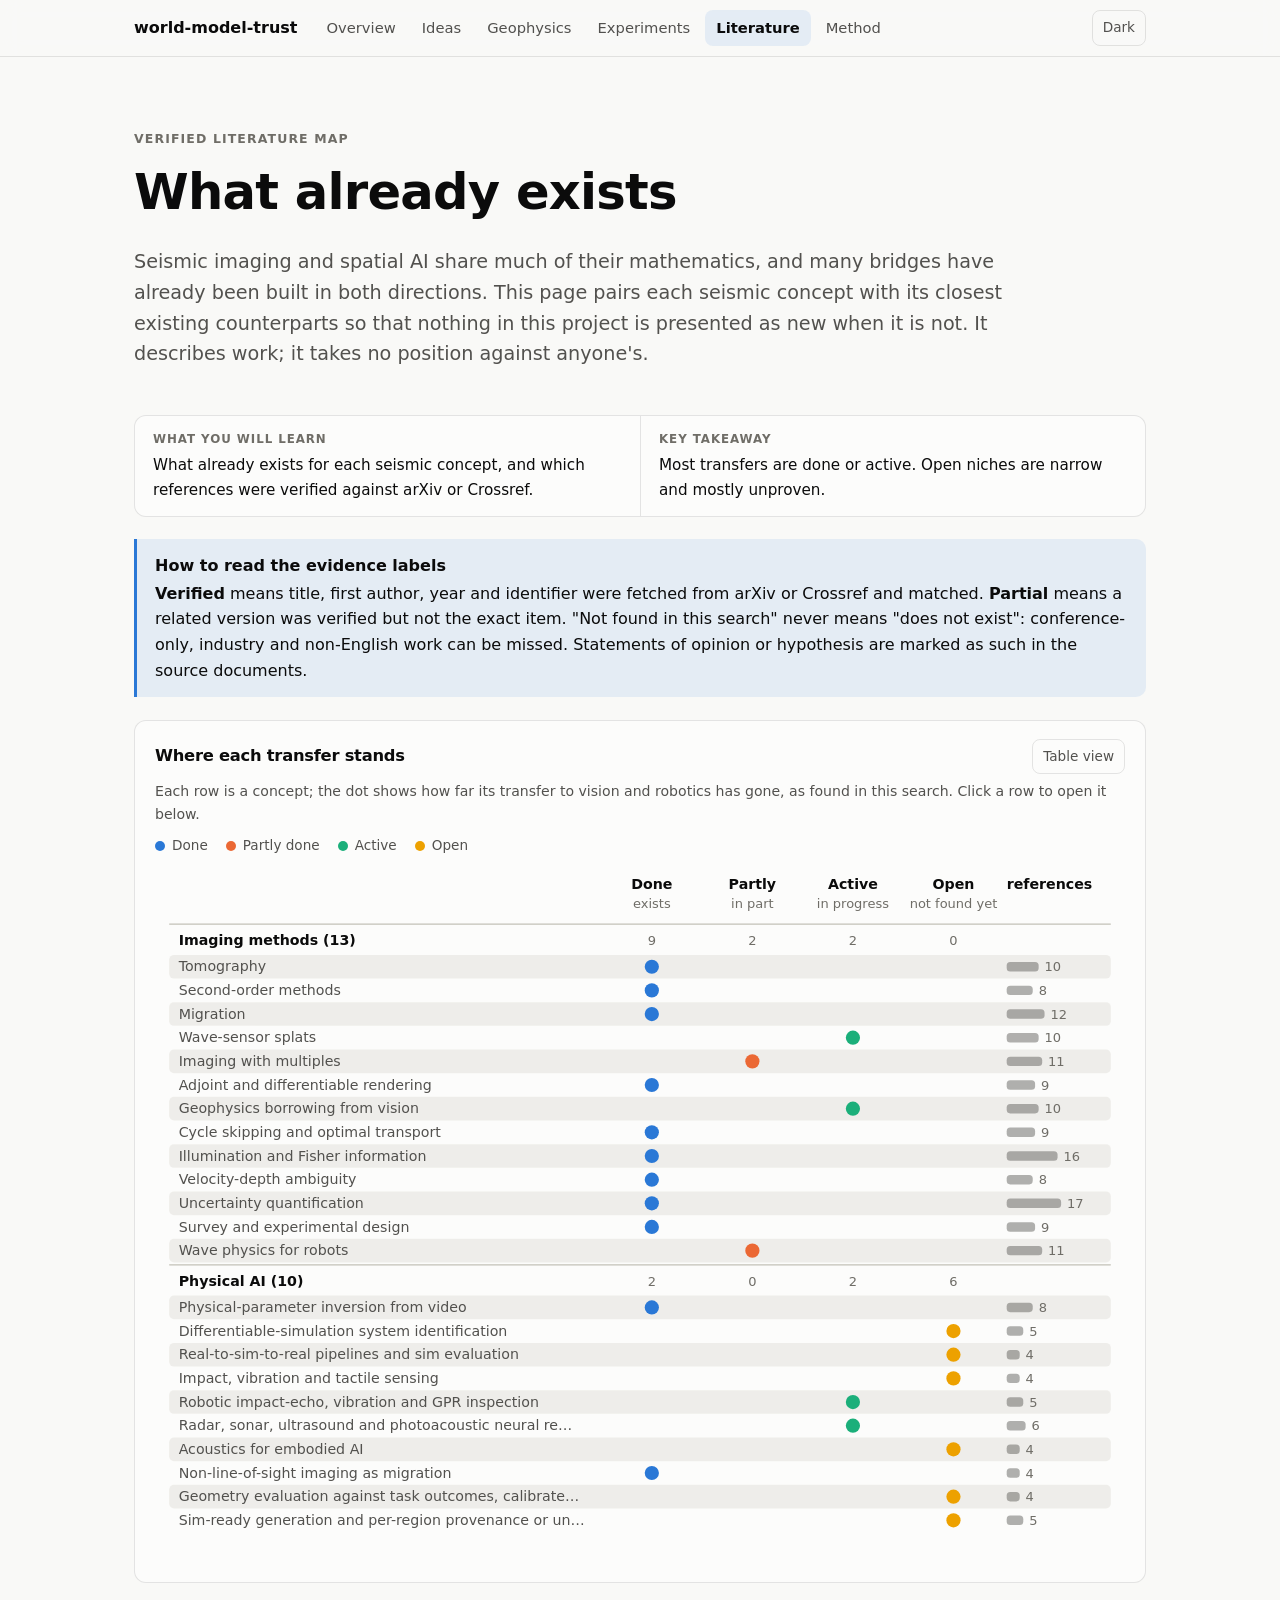
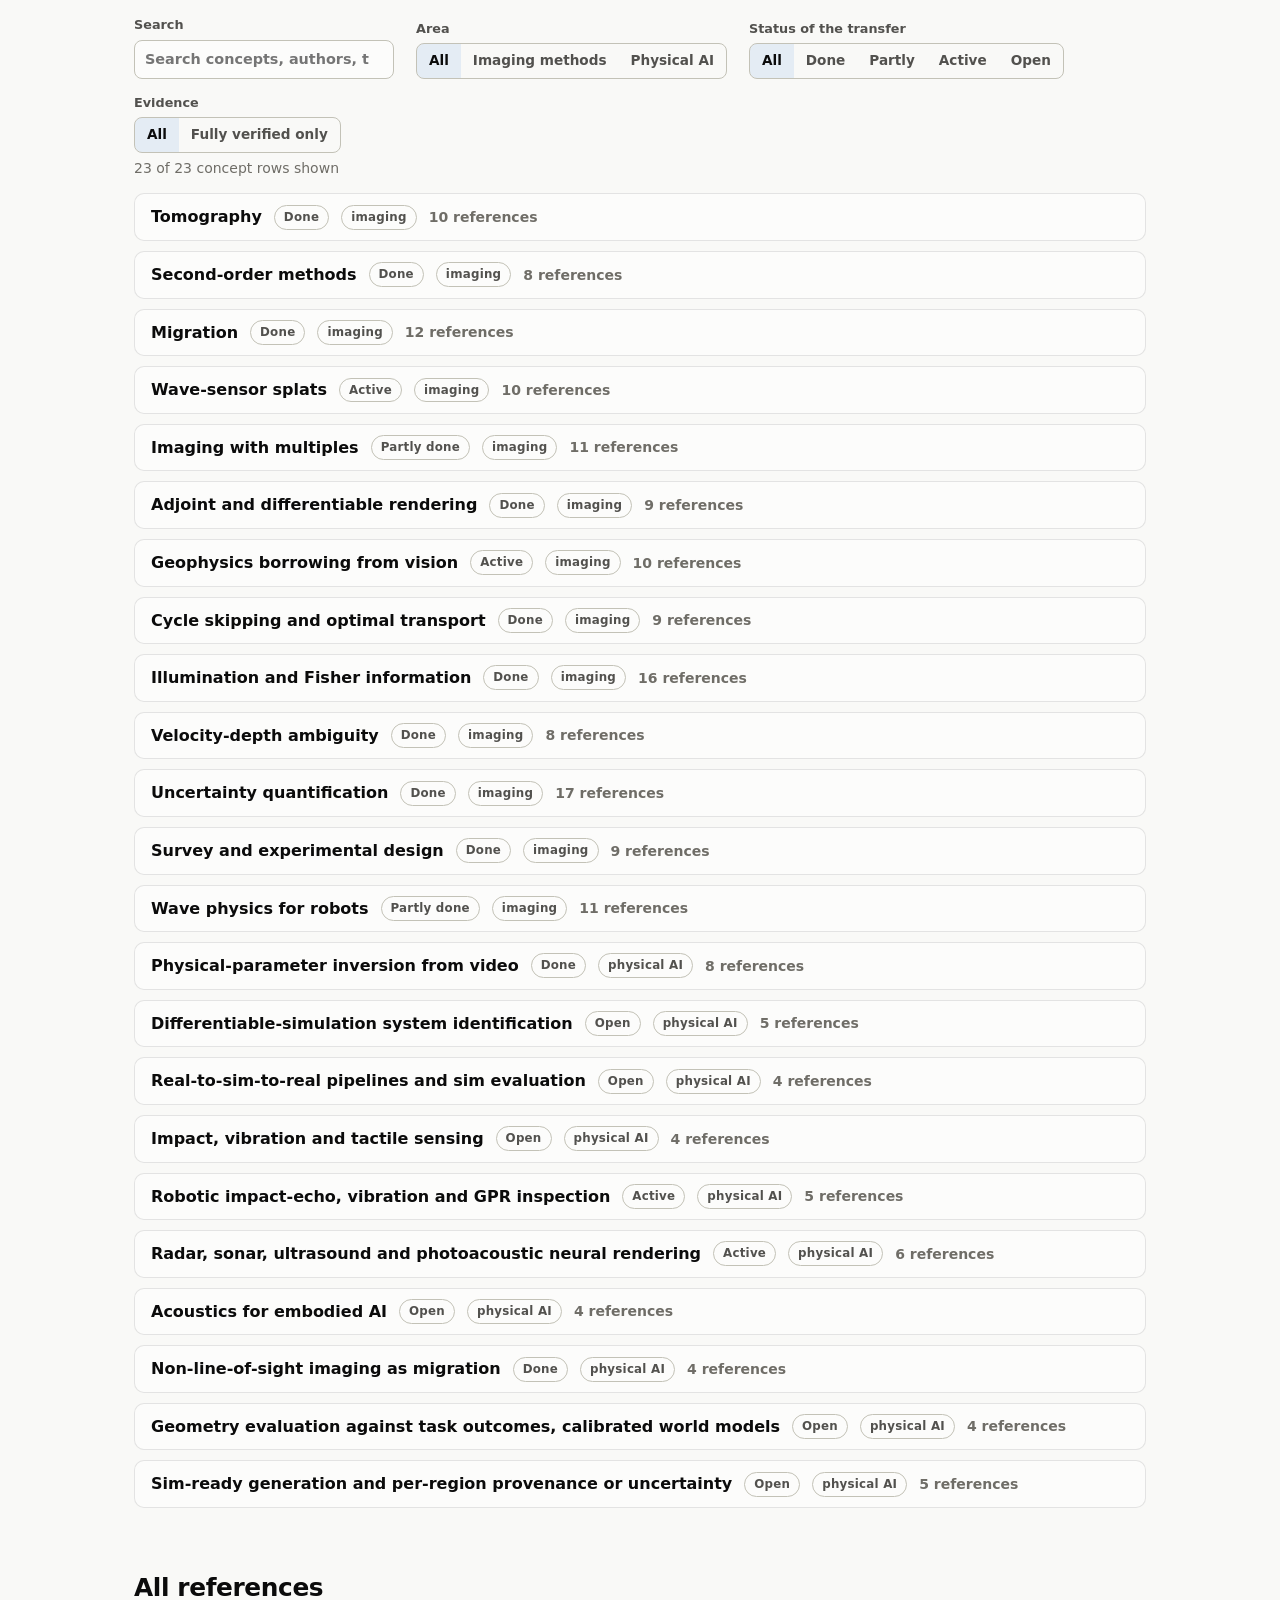
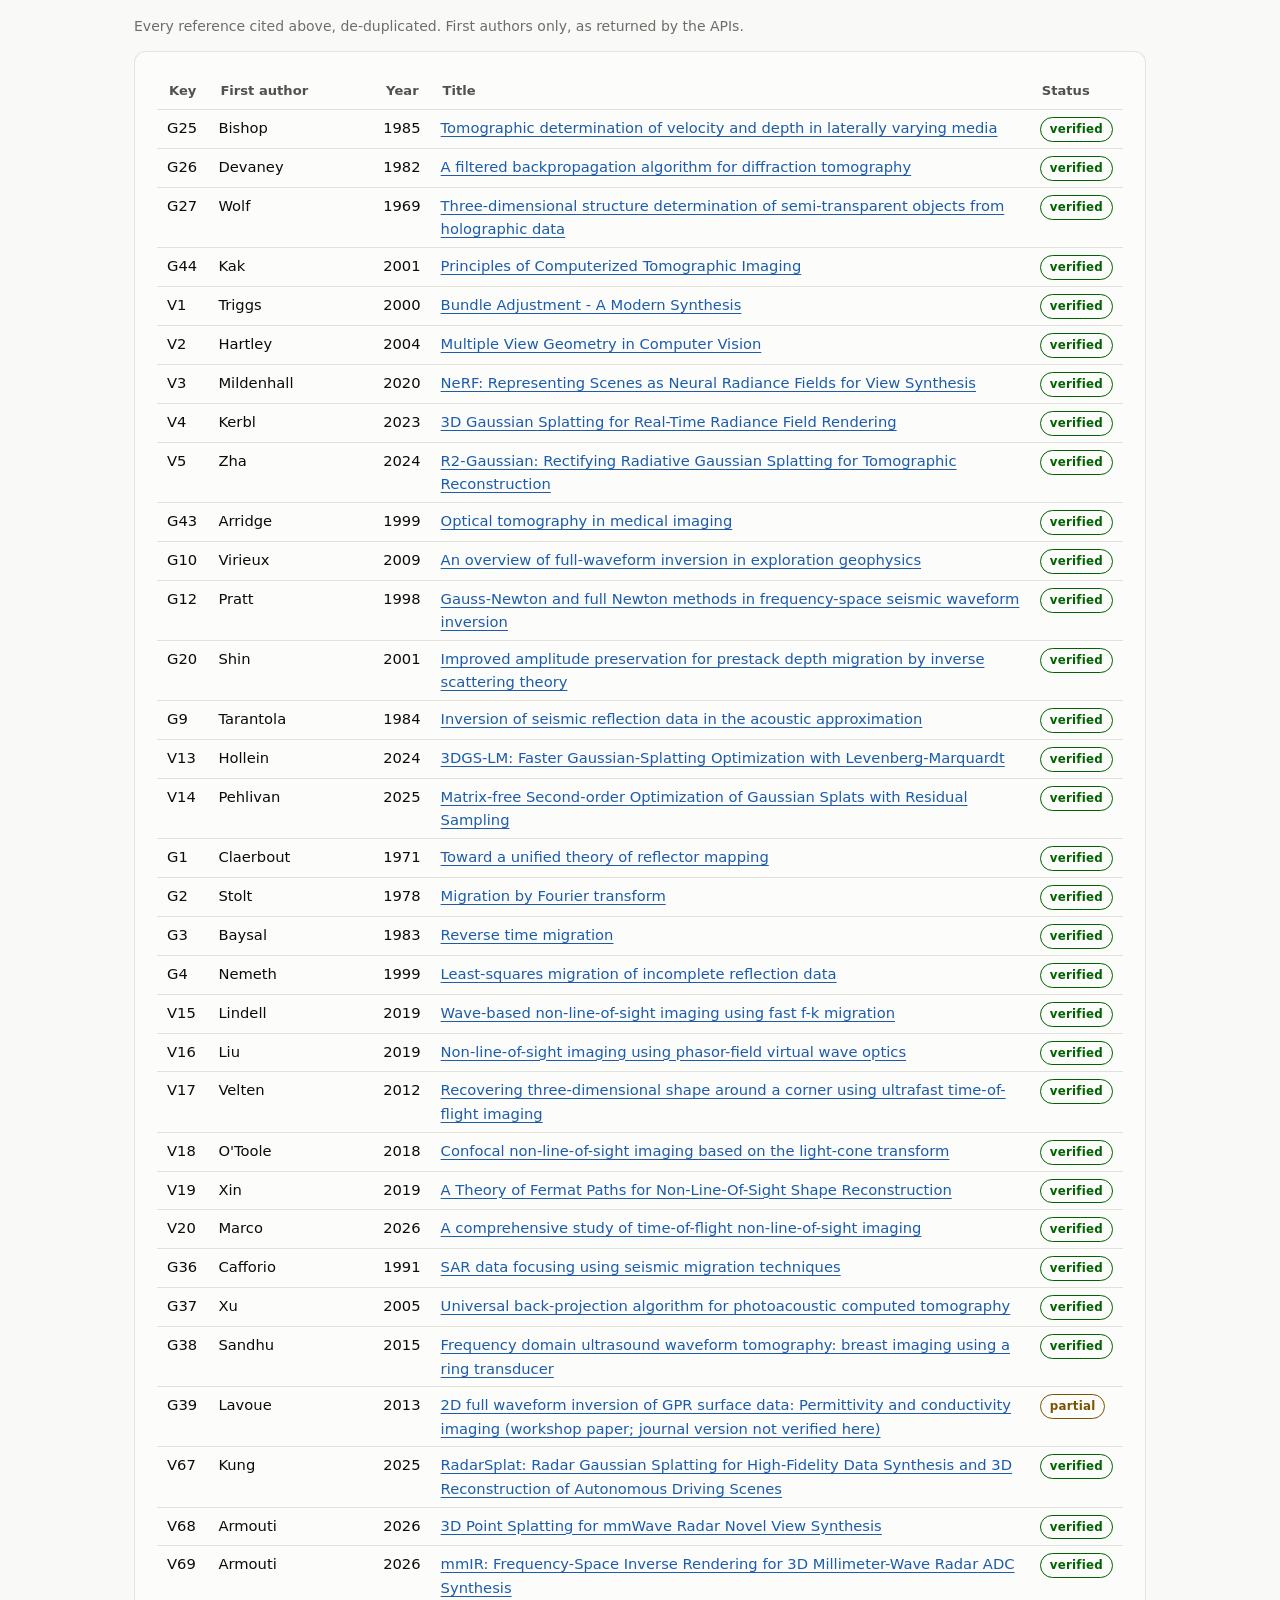
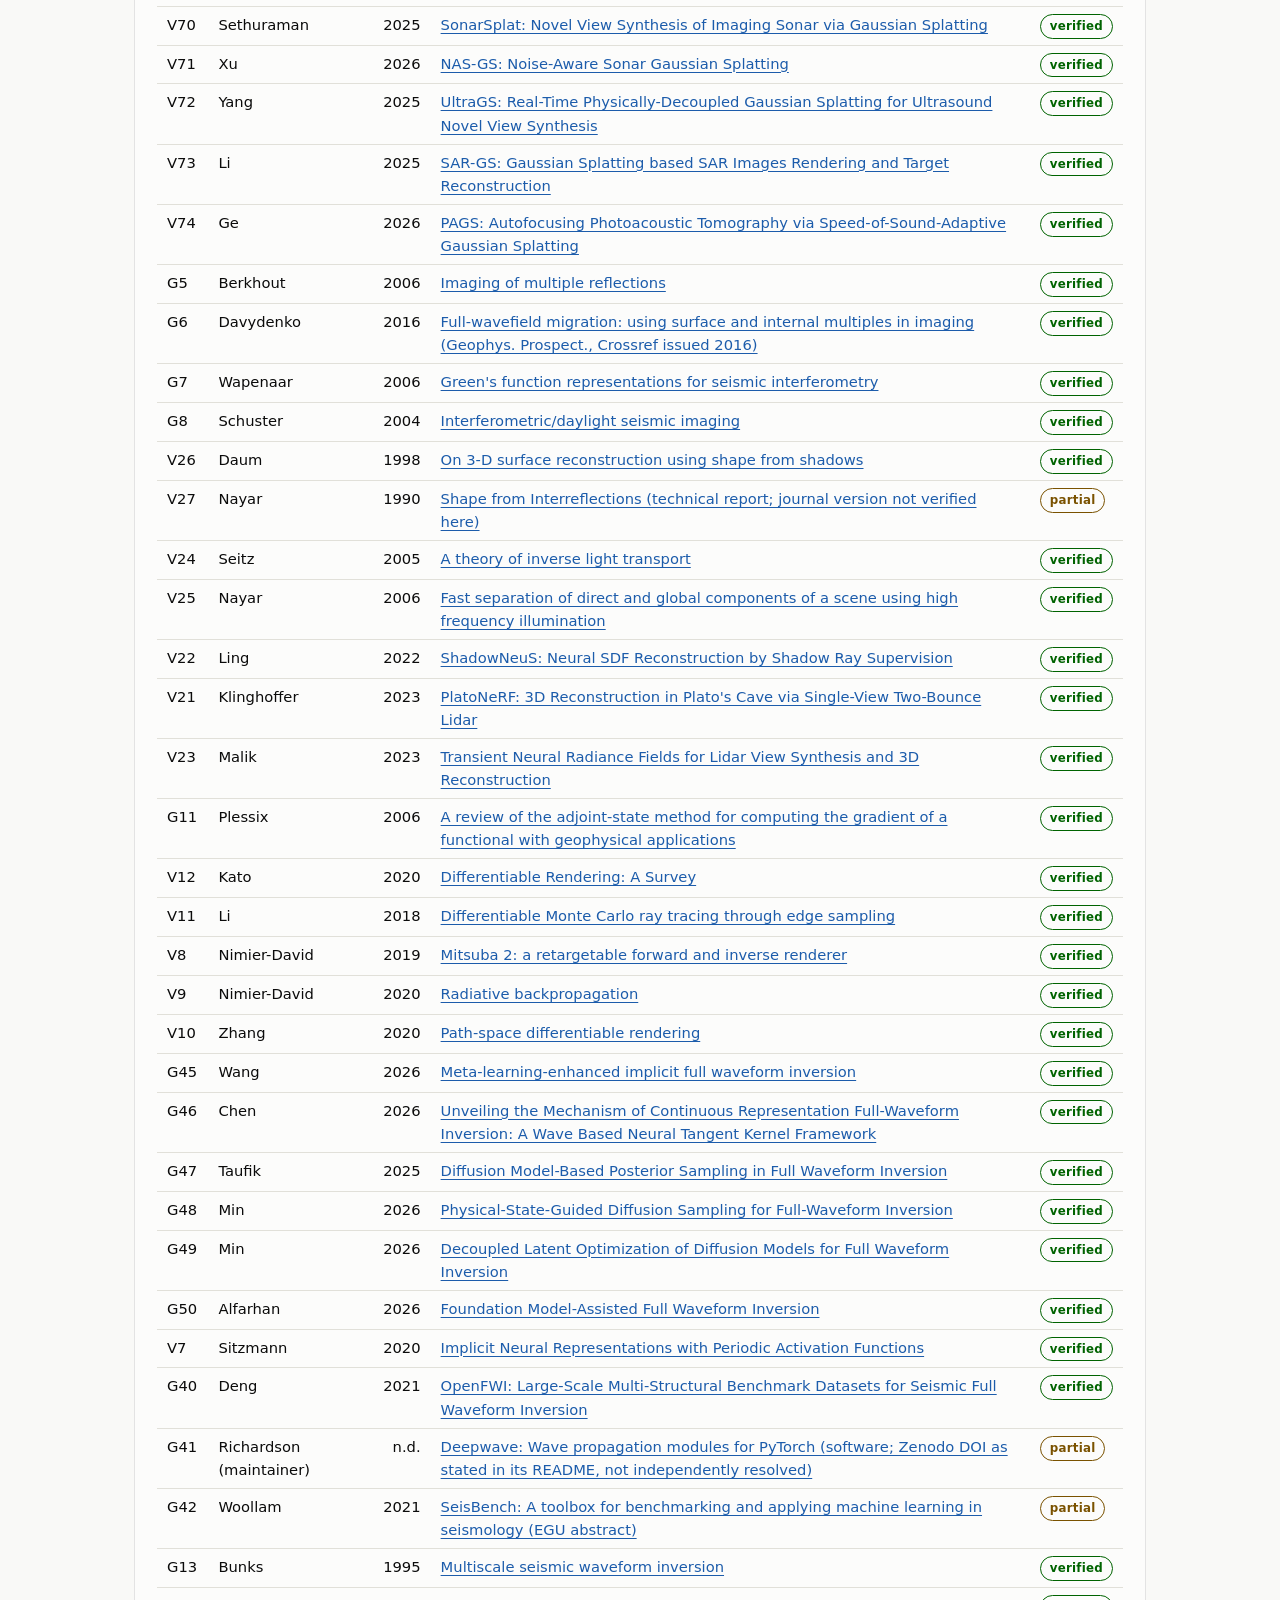
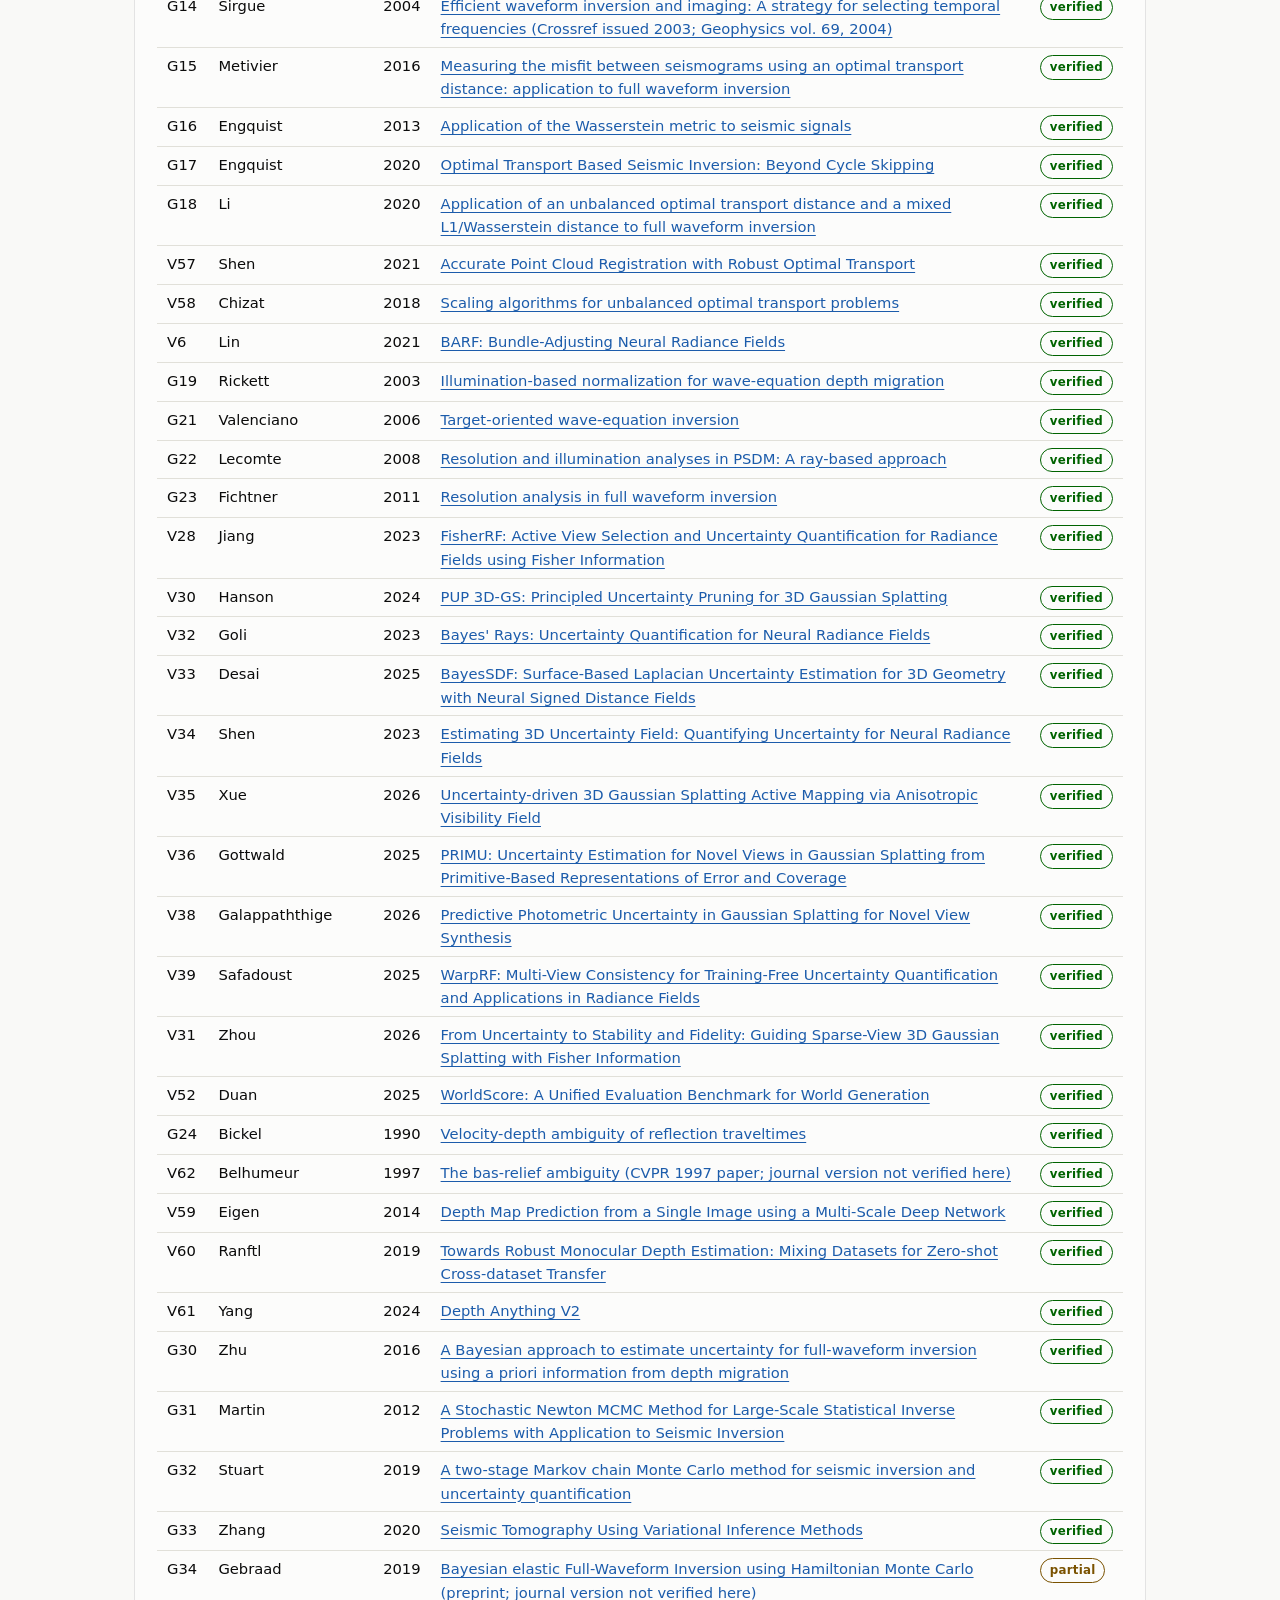
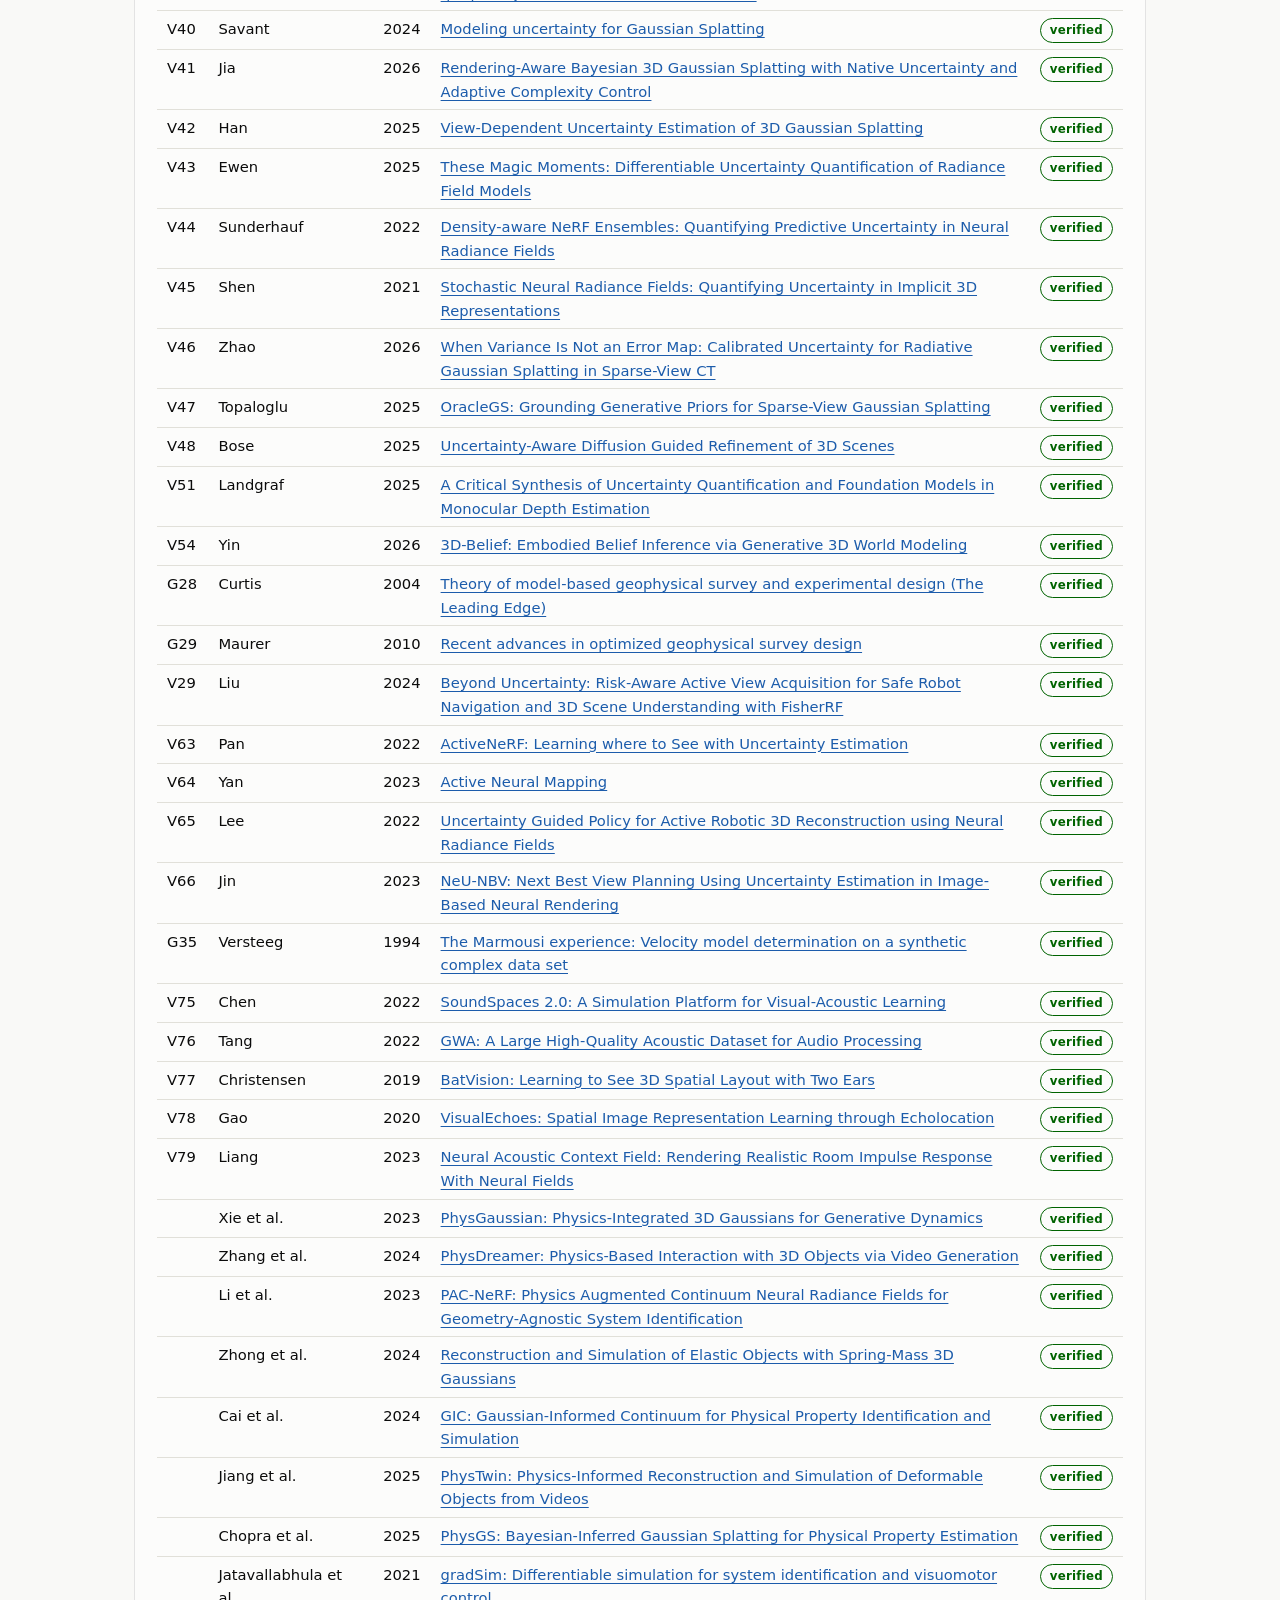
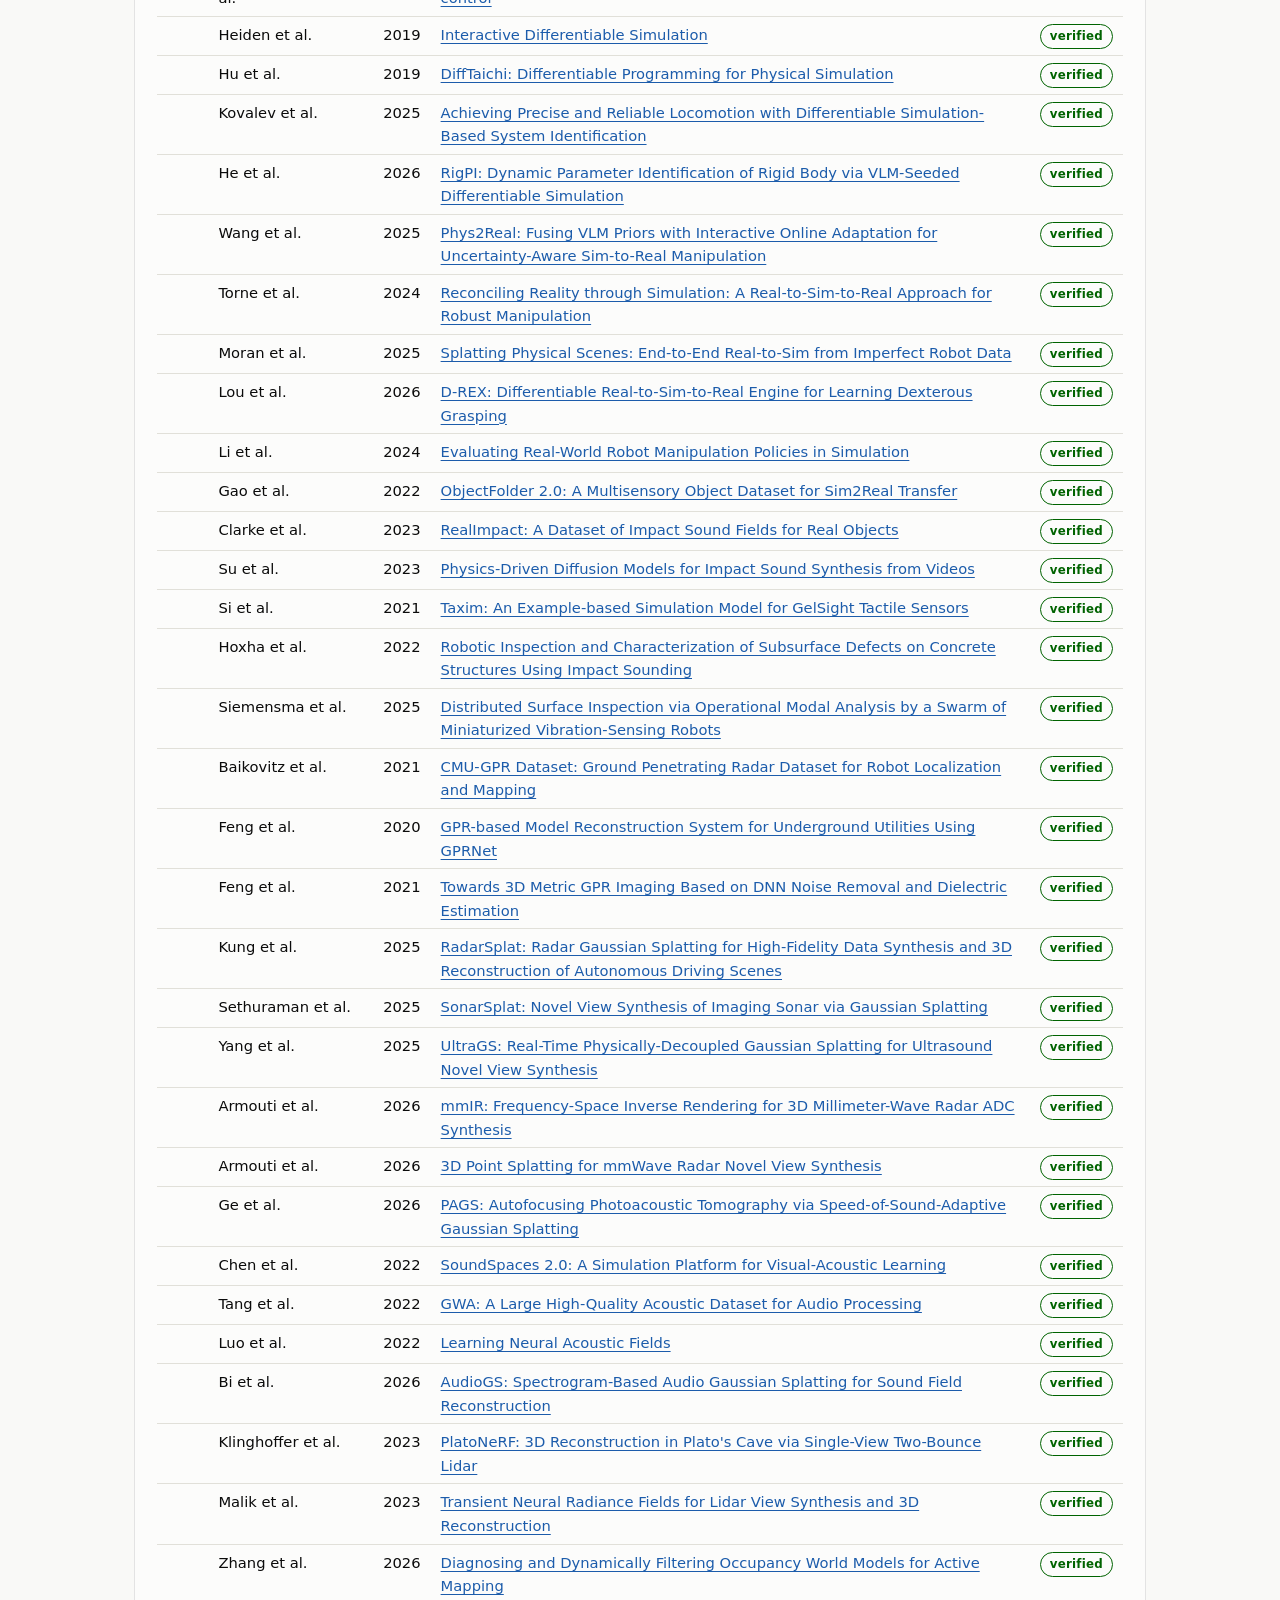
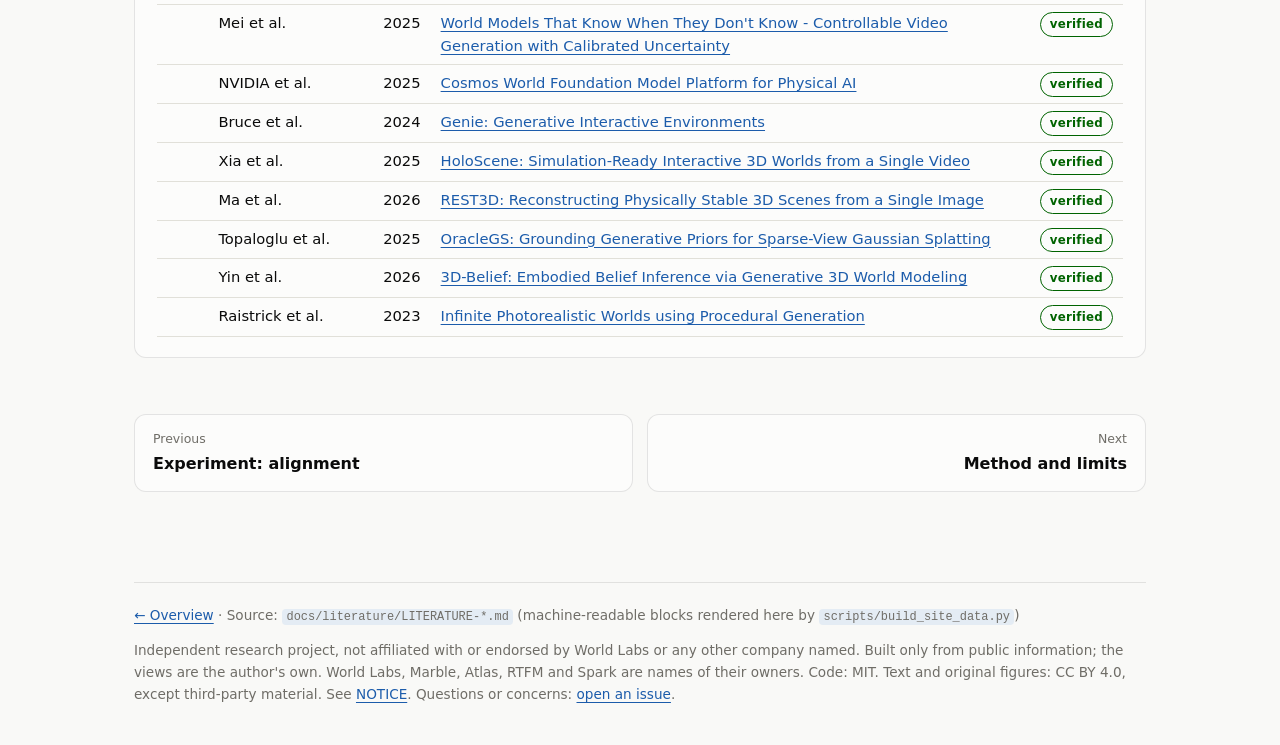
<file: site/literature.html>
<!doctype html>
<html lang="en">
<head>
<meta charset="utf-8">
<meta name="viewport" content="width=device-width, initial-scale=1">
<title>Literature · world-model-trust</title>
<meta name="description" content="A verified map from seismic-imaging concepts to their counterparts in vision, graphics and robotics, with searchable references.">
<meta name="twitter:card" content="summary">
<meta property="og:title" content="Literature · world-model-trust">
<link rel="icon" href="assets/favicon.svg" type="image/svg+xml">
<link rel="stylesheet" href="assets/style.css">
<link rel="stylesheet" href="assets/figures.css">
<script src="assets/viz.js"></script>
<script src="assets/lit.js"></script>
<script src="assets/analogy.js"></script>
</head>
<body>
<div id="nav"></div>
<main class="wrap">
<noscript><div class="callout warn"><strong>JavaScript is off</strong>The charts, filters and demos on these pages need JavaScript. The text, tables and links still work, but some sections will be empty.</div></noscript>
<section class="hero" style="padding-bottom:8px">
  <p class="eyebrow">Verified literature map</p>
  <h1>What already exists</h1>
  <p class="lede">Seismic imaging and spatial AI share much of their mathematics, and many bridges have already been built in both directions. This page pairs each seismic concept with its closest existing counterparts so that nothing in this project is presented as new when it is not. It describes work; it takes no position against anyone's.</p>
</section>
<aside class="glance" aria-label="At a glance">
  <div><div class="glance-label">What you will learn</div><p>What already exists for each seismic concept, and which references were verified against arXiv or Crossref.</p></div>
  <div><div class="glance-label">Key takeaway</div><p>Most transfers are done or active. Open niches are narrow and mostly unproven.</p></div>
</aside>


<div class="callout"><strong>How to read the evidence labels</strong><b>Verified</b> means title, first author, year and identifier were fetched from arXiv or Crossref and matched. <b>Partial</b> means a related version was verified but not the exact item. "Not found in this search" never means "does not exist": conference-only, industry and non-English work can be missed. Statements of opinion or hypothesis are marked as such in the source documents.</div>

<div id="overview"></div>

<div class="filters" id="filters"></div>
<p class="muted small" id="count" aria-live="polite"></p>
<div id="rows"></div>

<h2>All references</h2>
<p class="narrow small muted">Every reference cited above, de-duplicated. First authors only, as returned by the APIs.</p>
<div class="card tablewrap reflist"><table id="reftable"><thead><tr><th>Key</th><th>First author</th><th class="num">Year</th><th>Title</th><th>Status</th></tr></thead><tbody></tbody></table></div>

<footer><p><a href="index.html">← Overview</a> · Source: <code>docs/literature/LITERATURE-*.md</code> (machine-readable blocks rendered here by <code>scripts/build_site_data.py</code>)</p></footer>
</main>
<script>
V.nav("literature.html");
const E = V.el, L = window.WMT_LIT || { imaging: [], physical: [] };

/* ---------- normalise the two schemas ---------- */
const NICE = { tomography: "Tomography", second_order: "Second-order methods", migration: "Migration", wave_sensor_splats: "Wave-sensor splats", multiples: "Imaging with multiples", adjoint_rendering: "Adjoint and differentiable rendering", geo_borrows_vision: "Geophysics borrowing from vision", cycle_skipping_ot: "Cycle skipping and optimal transport", illumination_fisher: "Illumination and Fisher information", ambiguity: "Velocity-depth ambiguity", uq: "Uncertainty quantification", survey_design: "Survey and experimental design", wave_robots_ml: "Wave physics for robots" };
const human = (id) => NICE[id] || id.replace(/[-_]+/g, " ").replace(/^./, (c) => c.toUpperCase());
function catOf(r, st) {
  if (r.topic) { /* physical-AI schema: gap = what remains open, evidence = strength of prior art */
    const t = ((r.gap || "") + " " + (r.evidence || "")).toLowerCase();
    return /active|recent/.test(t) ? "Active" : /strong prior art|crowded/.test(t) ? "Done" : /components exist/.test(t) ? "Partly done" : /not found|untested|unproven|few found|not reported|rarely|gap narrow/.test(t) ? "Open" : "Other";
  }
  return /^(done|well known)/i.test(st) ? "Done" : /^partly|^partial/i.test(st) ? "Partly done" : /^active/i.test(st) ? "Active" : /open|not found/i.test(st) ? "Open" : "Other";
}
function norm(r, source) {
  const phys = !!r.topic, st = phys ? "" : (r.status || "");
  return { id: r.id, source, title: r.topic || r.title || human(r.id), seismic: r.seismic || "", refs1: r.seismic_refs || [], refs2: r.counterparts || r.works || [],
    relation: r.relationship || r.relation || "", status: st, contribution: phys ? "" : (r.contribution || ""), open: phys ? (r.gap || "") : "", evidence: r.evidence || "", cat: catOf(r, st) };
}
const ALL = [...L.imaging.map((r) => norm(r, "imaging")), ...L.physical.map((r) => norm(r, "physical"))];
const vs = (v) => (v === true ? "VERIFIED" : v === false ? "UNVERIFIED" : String(v || "UNVERIFIED").toUpperCase());
const refUrl = V.refUrl;
const refLine = (r) => E("li", {}, E("span", { class: "tag " + (vs(r.verified) === "VERIFIED" ? "ok" : "part"), style: "margin-right:8px" }, vs(r.verified).toLowerCase()),
  `${r.authors || ""} (${r.year || "n.d."}). `, refUrl(r.id) ? E("a", { href: refUrl(r.id), rel: "noopener" }, r.title) : r.title, r.id ? E("span", { class: "muted small" }, "  " + r.id) : null);

/* ---------- filters ---------- */
const st = { q: "", src: "all", cat: "all", ver: "all" }, fl = document.getElementById("filters");
const q = E("input", { type: "search", placeholder: "Search concepts, authors, titles", "aria-label": "Search" });
q.addEventListener("input", () => { st.q = q.value.toLowerCase(); render(); });
const q0 = new URLSearchParams(location.search).get("q"); if (q0) { q.value = q0; st.q = q0.toLowerCase(); }
fl.append(E("label", {}, E("span", {}, "Search"), q));
const mkSeg = (label, opts, key) => fl.append(V.seg(label, opts, () => st[key], (k) => (st[key] = k), render));
mkSeg("Area", [["all", "All"], ["imaging", "Imaging methods"], ["physical", "Physical AI"]], "src");
mkSeg("Status of the transfer", [["all", "All"], ["Done", "Done"], ["Partly done", "Partly"], ["Active", "Active"], ["Open", "Open"]], "cat");
mkSeg("Evidence", [["all", "All"], ["verified", "Fully verified only"]], "ver");

const rowsEl = document.getElementById("rows"), countEl = document.getElementById("count");
const hay = (r) => [r.title, r.seismic, r.relation, r.status, r.open, r.contribution, ...r.refs1.concat(r.refs2).map((x) => `${x.authors} ${x.title} ${x.id} ${x.key}`)].join(" ").toLowerCase();
function render() {
  const list = ALL.filter((r) => (st.src === "all" || r.source === st.src) && (st.cat === "all" || r.cat === st.cat) && (!st.q || hay(r).includes(st.q))
    && (st.ver === "all" || r.refs1.concat(r.refs2).every((x) => vs(x.verified) === "VERIFIED")));
  countEl.textContent = ALL.length ? `${list.length} of ${ALL.length} concept rows shown` : "No literature data found. Run scripts/build_site_data.py after the review documents exist.";
  rowsEl.replaceChildren(...list.map((r) => {
    const n = r.refs1.length + r.refs2.length;
    return E("details", { class: "lit" },
      E("summary", {}, E("b", {}, r.title), E("span", { class: "tag" }, r.cat), E("span", { class: "tag" }, r.source === "imaging" ? "imaging" : "physical AI"), E("span", { class: "muted small" }, `${n} references`)),
      E("div", { class: "body" },
        r.seismic ? E("p", {}, E("b", {}, "Seismic side. "), r.seismic) : null,
        E("p", {}, E("b", {}, "Relationship. "), r.relation),
        r.status ? E("p", {}, E("b", {}, "Status of the transfer. "), r.status) : null,
        r.open ? E("p", {}, E("b", {}, "What remains open (as found in this search). "), r.open) : null,
        r.contribution ? E("p", {}, E("b", {}, "Possible contribution (hypothesis). "), r.contribution) : null,
        r.evidence ? E("p", { class: "muted small" }, E("b", {}, "Evidence. "), r.evidence) : null,
        r.refs1.length ? E("h4", {}, "Geophysics references") : null, r.refs1.length ? E("ul", {}, r.refs1.map(refLine)) : null,
        E("h4", {}, "Existing counterparts"), E("ul", {}, r.refs2.map(refLine))));
  }));
  const seen = new Map(); ALL.forEach((r) => r.refs1.concat(r.refs2).forEach((x) => { if (!seen.has(x.id || x.key || x.title)) seen.set(x.id || x.key || x.title, x); }));
  const body = document.querySelector("#reftable tbody");
  const refs = [...seen.values()].filter((x) => !st.q || `${x.authors} ${x.title} ${x.id} ${x.key}`.toLowerCase().includes(st.q));
  body.replaceChildren(...refs.map((x) => E("tr", {}, E("td", {}, x.key || ""), E("td", {}, x.authors || ""), E("td", { class: "num" }, x.year || "n.d."), E("td", {}, refUrl(x.id) ? E("a", { href: refUrl(x.id), rel: "noopener" }, x.title) : x.title), E("td", {}, E("span", { class: "tag " + (vs(x.verified) === "VERIFIED" ? "ok" : "part") }, vs(x.verified).toLowerCase())))));
}
render();

/* ---------- status matrix: click a row to open it in the list below ---------- */
Analogy.litMatrix(document.getElementById("overview"), ALL, (r) => {
  q.value = r.title; st.q = r.title.toLowerCase(); render();
  const first = rowsEl.querySelector("details"); if (first) { first.open = true; first.scrollIntoView({ block: "nearest" }); }
});
</script>
</body>
</html>
</file>
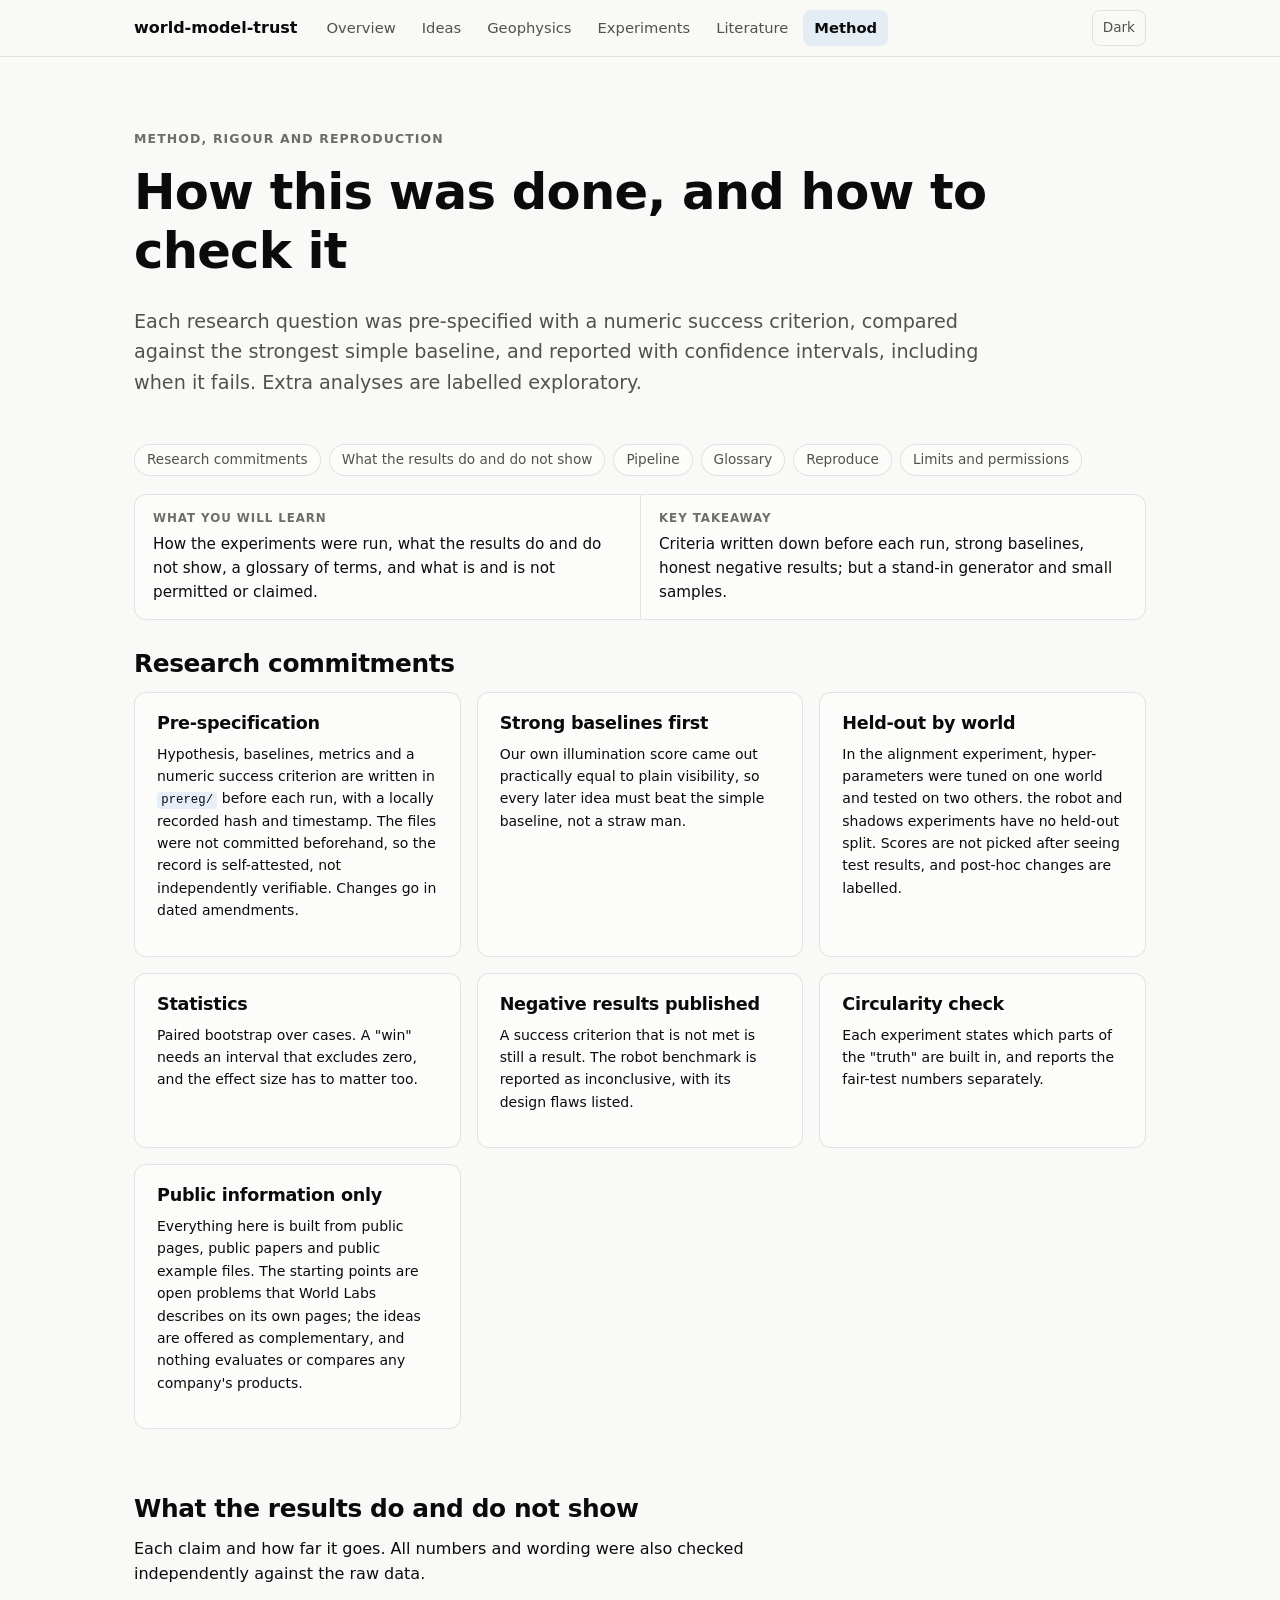
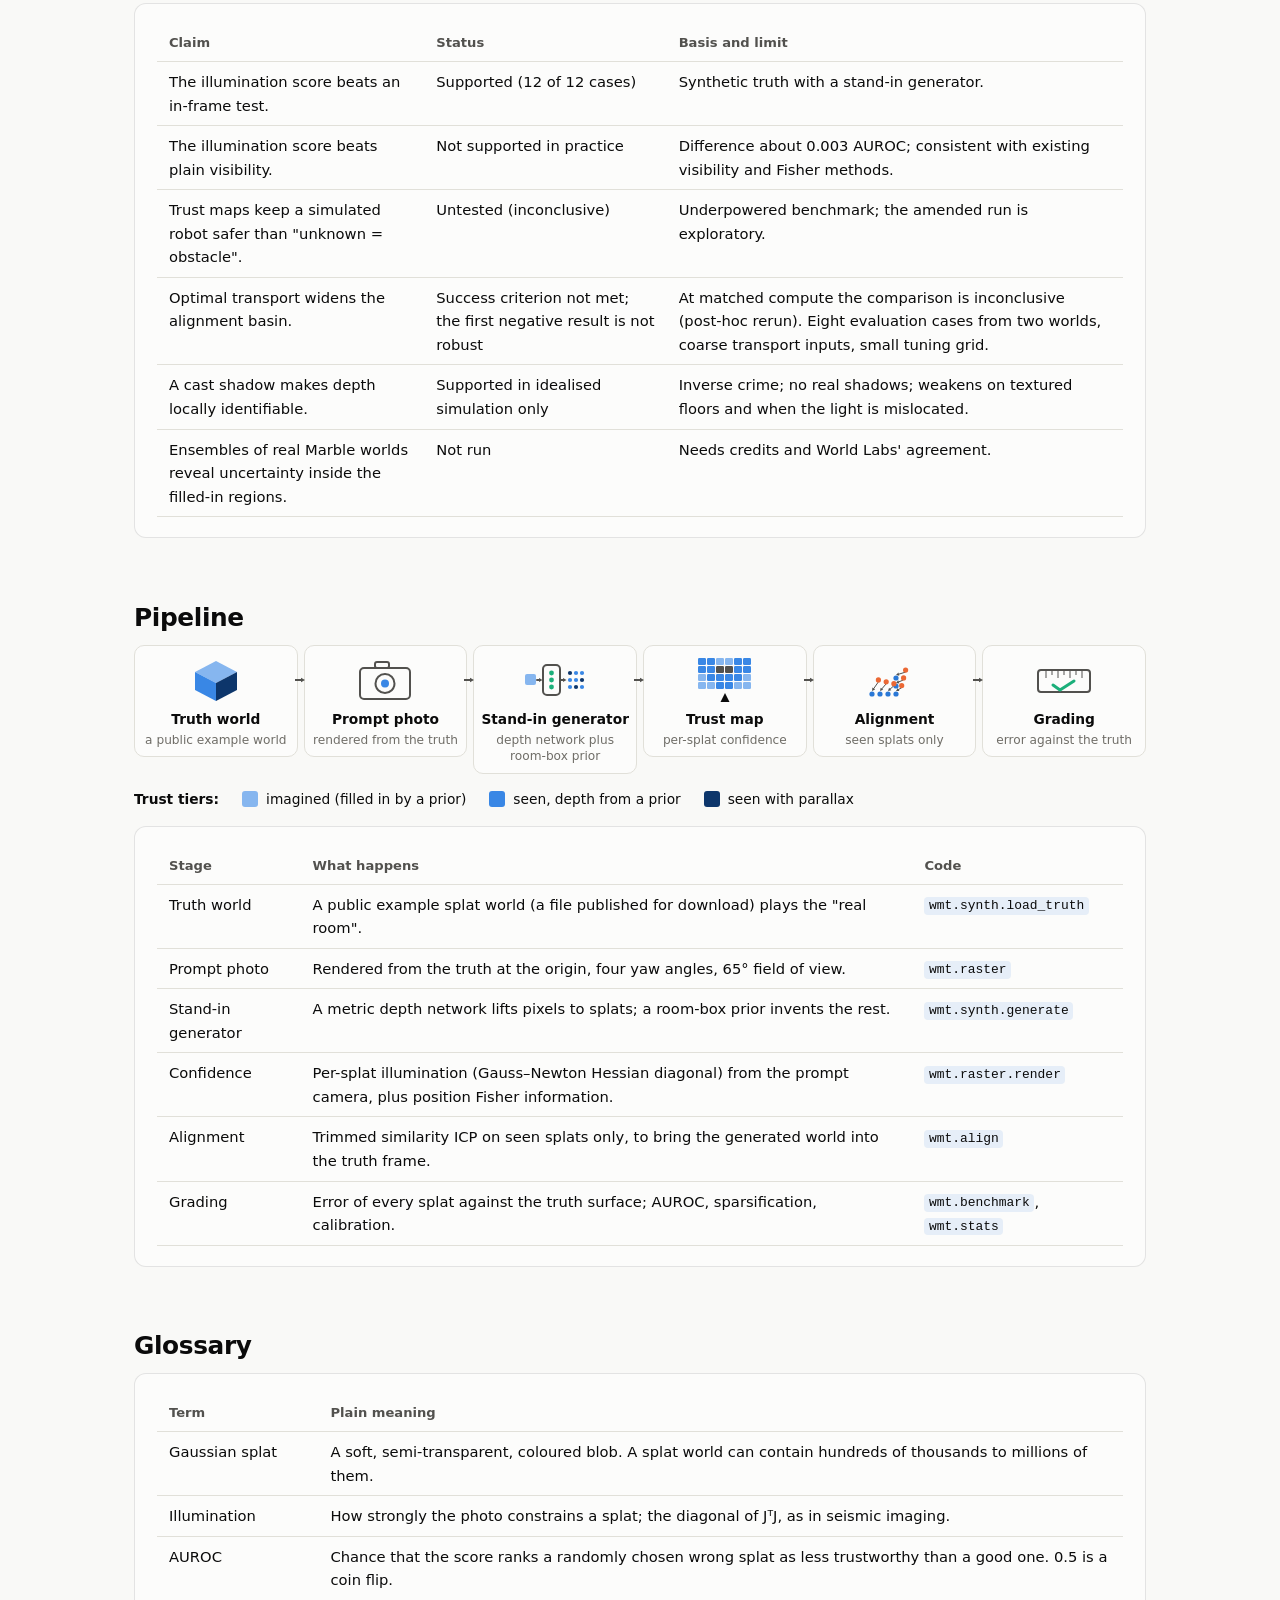
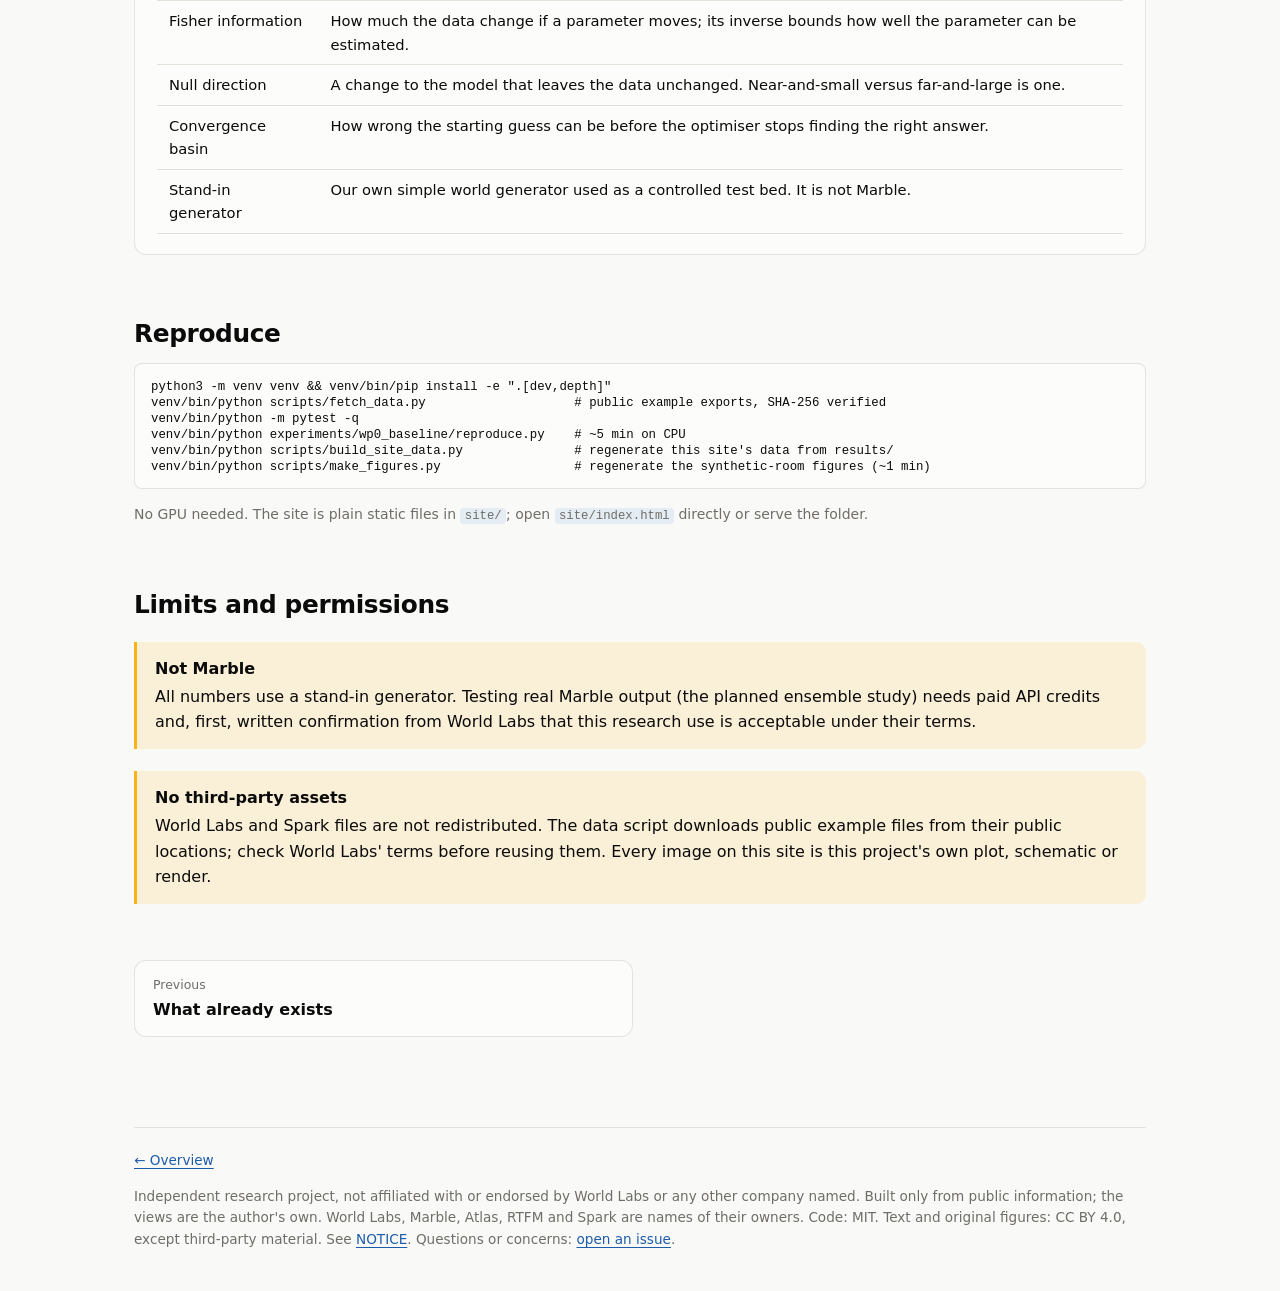
<file: site/method.html>
<!doctype html>
<html lang="en">
<head>
<meta charset="utf-8">
<meta name="viewport" content="width=device-width, initial-scale=1">
<title>Method · world-model-trust</title>
<meta name="description" content="How the experiments were run, the research commitments, a glossary, and the limits and permissions.">
<meta name="twitter:card" content="summary">
<meta property="og:title" content="Method · world-model-trust">
<link rel="icon" href="assets/favicon.svg" type="image/svg+xml">
<link rel="stylesheet" href="assets/style.css">
<link rel="stylesheet" href="assets/figures.css">
<script src="assets/viz.js"></script>
<script src="assets/icons.js"></script>
<style>
.flow6 { list-style: none; margin: 0 0 14px; padding: 0; display: grid; grid-template-columns: repeat(6, 1fr); gap: 6px; align-items: start; }
.flow6 li { position: relative; text-align: center; padding: 10px 6px 8px; background: var(--surface); border: 1px solid var(--grid); border-radius: 10px; }
.flow6 .fi { width: 64px; margin: 0 auto 4px; }
.flow6 b { display: block; font-size: .86rem; }
.flow6 span.fc { display: block; font-size: .76rem; color: var(--muted); line-height: 1.35; margin-top: 2px; }
.flow6 svg.farr { position: absolute; right: -9px; top: 28px; width: 12px; height: 12px; z-index: 1; }
.tiers { display: flex; flex-wrap: wrap; gap: 8px 22px; align-items: center; font-size: .86rem; margin: 0 0 16px; }
.tiers .tt { display: inline-flex; align-items: center; gap: 7px; }
.tiers svg { width: 18px; height: 18px; flex: none; }
@media (max-width: 900px) { .flow6 { grid-template-columns: repeat(3, 1fr); gap: 10px 8px; } .flow6 li:nth-child(3) svg.farr { display: none; } }
@media (max-width: 480px) { .flow6 { grid-template-columns: repeat(2, 1fr); } .flow6 li:nth-child(3) svg.farr { display: block; } .flow6 li:nth-child(even) svg.farr { display: none; } }
</style>
</head>
<body data-autotoc>
<div id="nav"></div>
<main class="wrap">
<noscript><div class="callout warn"><strong>JavaScript is off</strong>The charts, filters and demos on these pages need JavaScript. The text, tables and links still work, but some sections will be empty.</div></noscript>
<section class="hero" style="padding-bottom:8px">
  <p class="eyebrow">Method, rigour and reproduction</p>
  <h1>How this was done, and how to check it</h1>
  <p class="lede">Each research question was pre-specified with a numeric success criterion, compared against the strongest simple baseline, and reported with confidence intervals, including when it fails. Extra analyses are labelled exploratory.</p>
</section>
<aside class="glance" aria-label="At a glance">
  <div><div class="glance-label">What you will learn</div><p>How the experiments were run, what the results do and do not show, a glossary of terms, and what is and is not permitted or claimed.</p></div>
  <div><div class="glance-label">Key takeaway</div><p>Criteria written down before each run, strong baselines, honest negative results; but a stand-in generator and small samples.</p></div>
</aside>


<h2 style="margin-top:1.2em">Research commitments</h2>
<div class="grid g2">
  <div class="card"><h3>Pre-specification</h3><p class="small">Hypothesis, baselines, metrics and a numeric success criterion are written in <code>prereg/</code> before each run, with a locally recorded hash and timestamp. The files were not committed beforehand, so the record is self-attested, not independently verifiable. Changes go in dated amendments.</p></div>
  <div class="card"><h3>Strong baselines first</h3><p class="small">Our own illumination score came out practically equal to plain visibility, so every later idea must beat the simple baseline, not a straw man.</p></div>
  <div class="card"><h3>Held-out by world</h3><p class="small">In the alignment experiment, hyper-parameters were tuned on one world and tested on two others. the robot and shadows experiments have no held-out split. Scores are not picked after seeing test results, and post-hoc changes are labelled.</p></div>
  <div class="card"><h3>Statistics</h3><p class="small">Paired bootstrap over cases. A "win" needs an interval that excludes zero, and the effect size has to matter too.</p></div>
  <div class="card"><h3>Negative results published</h3><p class="small">A success criterion that is not met is still a result. The robot benchmark is reported as inconclusive, with its design flaws listed.</p></div>
  <div class="card"><h3>Circularity check</h3><p class="small">Each experiment states which parts of the "truth" are built in, and reports the fair-test numbers separately.</p></div>
  <div class="card"><h3>Public information only</h3><p class="small">Everything here is built from public pages, public papers and public example files. The starting points are open problems that World Labs describes on its own pages; the ideas are offered as complementary, and nothing evaluates or compares any company's products.</p></div>
</div>

<h2 id="claims">What the results do and do not show</h2>
<p class="narrow">Each claim and how far it goes. All numbers and wording were also checked independently against the raw data.</p>
<div class="card tablewrap"><table>
<thead><tr><th>Claim</th><th>Status</th><th>Basis and limit</th></tr></thead>
<tbody>
<tr><td>The illumination score beats an in-frame test.</td><td>Supported (12 of 12 cases)</td><td>Synthetic truth with a stand-in generator.</td></tr>
<tr><td>The illumination score beats plain visibility.</td><td>Not supported in practice</td><td>Difference about 0.003 AUROC; consistent with existing visibility and Fisher methods.</td></tr>
<tr><td>Trust maps keep a simulated robot safer than "unknown = obstacle".</td><td>Untested (inconclusive)</td><td>Underpowered benchmark; the amended run is exploratory.</td></tr>
<tr><td>Optimal transport widens the alignment basin.</td><td>Success criterion not met; the first negative result is not robust</td><td>At matched compute the comparison is inconclusive (post-hoc rerun). Eight evaluation cases from two worlds, coarse transport inputs, small tuning grid.</td></tr>
<tr><td>A cast shadow makes depth locally identifiable.</td><td>Supported in idealised simulation only</td><td>Inverse crime; no real shadows; weakens on textured floors and when the light is mislocated.</td></tr>
<tr><td>Ensembles of real Marble worlds reveal uncertainty inside the filled-in regions.</td><td>Not run</td><td>Needs credits and World Labs' agreement.</td></tr>
</tbody></table></div>

<h2>Pipeline</h2>
<ol class="flow6" id="flow" aria-label="Pipeline stages, in order"></ol>
<div class="tiers" id="tiers"></div>
<div class="card tablewrap"><table>
  <thead><tr><th>Stage</th><th>What happens</th><th>Code</th></tr></thead>
  <tbody>
    <tr><td>Truth world</td><td>A public example splat world (a file published for download) plays the "real room".</td><td><code>wmt.synth.load_truth</code></td></tr>
    <tr><td>Prompt photo</td><td>Rendered from the truth at the origin, four yaw angles, 65° field of view.</td><td><code>wmt.raster</code></td></tr>
    <tr><td>Stand-in generator</td><td>A metric depth network lifts pixels to splats; a room-box prior invents the rest.</td><td><code>wmt.synth.generate</code></td></tr>
    <tr><td>Confidence</td><td>Per-splat illumination (Gauss–Newton Hessian diagonal) from the prompt camera, plus position Fisher information.</td><td><code>wmt.raster.render</code></td></tr>
    <tr><td>Alignment</td><td>Trimmed similarity ICP on seen splats only, to bring the generated world into the truth frame.</td><td><code>wmt.align</code></td></tr>
    <tr><td>Grading</td><td>Error of every splat against the truth surface; AUROC, sparsification, calibration.</td><td><code>wmt.benchmark</code>, <code>wmt.stats</code></td></tr>
  </tbody></table></div>

<h2 id="glossary">Glossary</h2>
<div class="card tablewrap"><table>
  <thead><tr><th>Term</th><th>Plain meaning</th></tr></thead>
  <tbody>
    <tr><td>Gaussian splat</td><td>A soft, semi-transparent, coloured blob. A splat world can contain hundreds of thousands to millions of them.</td></tr>
    <tr><td>Illumination</td><td>How strongly the photo constrains a splat; the diagonal of JᵀJ, as in seismic imaging.</td></tr>
    <tr><td>AUROC</td><td>Chance that the score ranks a randomly chosen wrong splat as less trustworthy than a good one. 0.5 is a coin flip.</td></tr>
    <tr><td>Fisher information</td><td>How much the data change if a parameter moves; its inverse bounds how well the parameter can be estimated.</td></tr>
    <tr><td>Null direction</td><td>A change to the model that leaves the data unchanged. Near-and-small versus far-and-large is one.</td></tr>
    <tr><td>Convergence basin</td><td>How wrong the starting guess can be before the optimiser stops finding the right answer.</td></tr>
    <tr><td>Stand-in generator</td><td>Our own simple world generator used as a controlled test bed. It is not Marble.</td></tr>
  </tbody></table></div>

<h2>Reproduce</h2>
<pre><code>python3 -m venv venv &amp;&amp; venv/bin/pip install -e ".[dev,depth]"
venv/bin/python scripts/fetch_data.py                    # public example exports, SHA-256 verified
venv/bin/python -m pytest -q
venv/bin/python experiments/wp0_baseline/reproduce.py    # ~5 min on CPU
venv/bin/python scripts/build_site_data.py               # regenerate this site's data from results/
venv/bin/python scripts/make_figures.py                  # regenerate the synthetic-room figures (~1 min)</code></pre>
<p class="small muted">No GPU needed. The site is plain static files in <code>site/</code>; open <code>site/index.html</code> directly or serve the folder.</p>

<h2>Limits and permissions</h2>
<div class="callout warn"><strong>Not Marble</strong>All numbers use a stand-in generator. Testing real Marble output (the planned ensemble study) needs paid API credits and, first, written confirmation from World Labs that this research use is acceptable under their terms.</div>
<div class="callout warn"><strong>No third-party assets</strong>World Labs and Spark files are not redistributed. The data script downloads public example files from their public locations; check World Labs' terms before reusing them. Every image on this site is this project's own plot, schematic or render.</div>
<footer><p><a href="index.html">← Overview</a></p></footer>
</main>
<script>V.nav("method.html");
(function () {
  const E = V.el, U = Icons.util;
  const STAGES = [
    ["world", "Truth world", "a public example world"],
    ["photo", "Prompt photo", "rendered from the truth"],
    ["generator", "Stand-in generator", "depth network plus room-box prior"],
    ["trustmap", "Trust map", "per-splat confidence"],
    ["align", "Alignment", "seen splats only"],
    ["grade", "Grading", "error against the truth"]
  ];
  const flow = document.getElementById("flow");
  STAGES.forEach(([ic, title, cap], i) => {
    const li = E("li", {}, E("div", { class: "fi" }, Icons[ic]()), E("b", {}, title), E("span", { class: "fc" }, cap));
    if (i < STAGES.length - 1) li.append(E("svg", { viewBox: "0 0 12 12", class: "farr", "aria-hidden": "true" }, U.arrow(1, 6, 11, 6, "s-ink2 mid", "f-ink2", 4)));
    flow.append(li);
  });
  const tiers = document.getElementById("tiers");
  tiers.append(E("strong", {}, "Trust tiers:"));
  [["f-o1", "imagined (filled in by a prior)"], ["f-o3", "seen, depth from a prior"], ["f-o5", "seen with parallax"]].forEach(([c, t]) =>
    tiers.append(E("span", { class: "tt" }, E("svg", { viewBox: "0 0 18 18", "aria-hidden": "true" }, U.rect(1, 1, 16, 16, c, 3)), t)));
})();
</script>
</body>
</html>
</file>
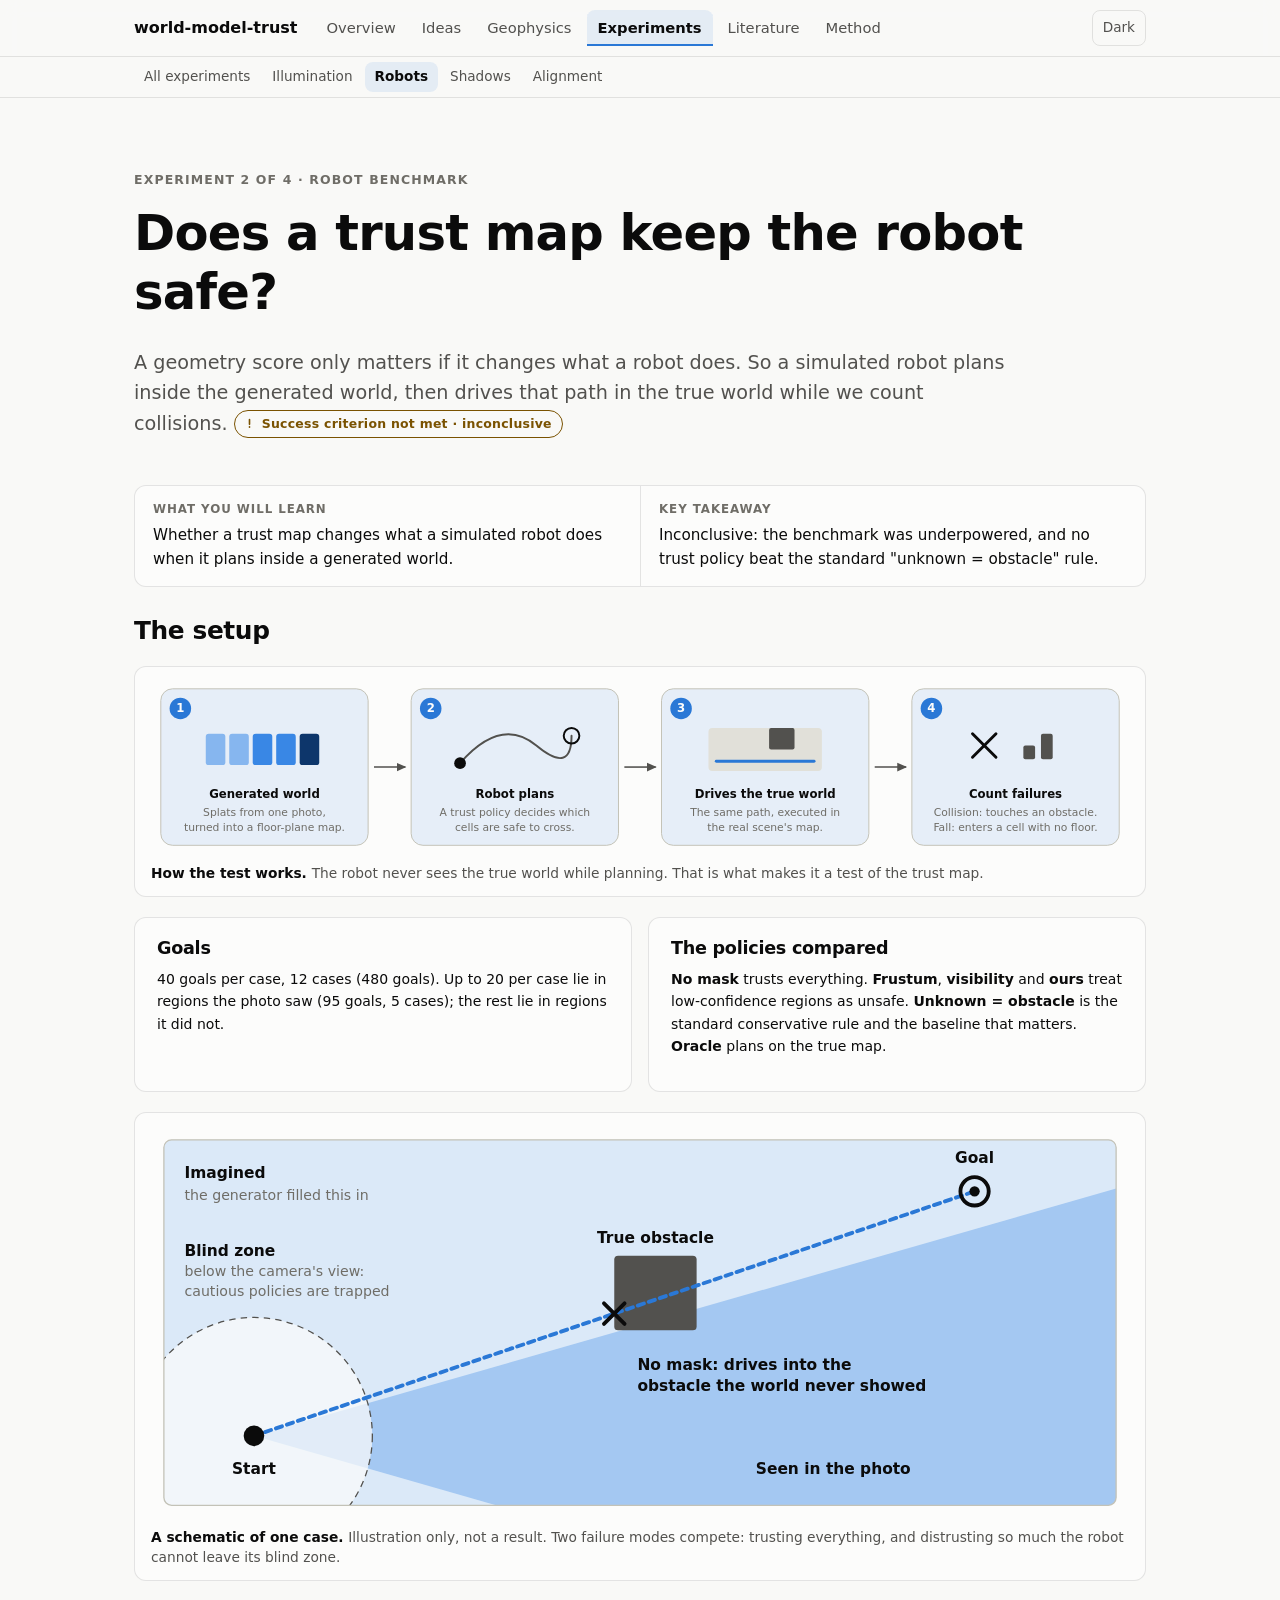
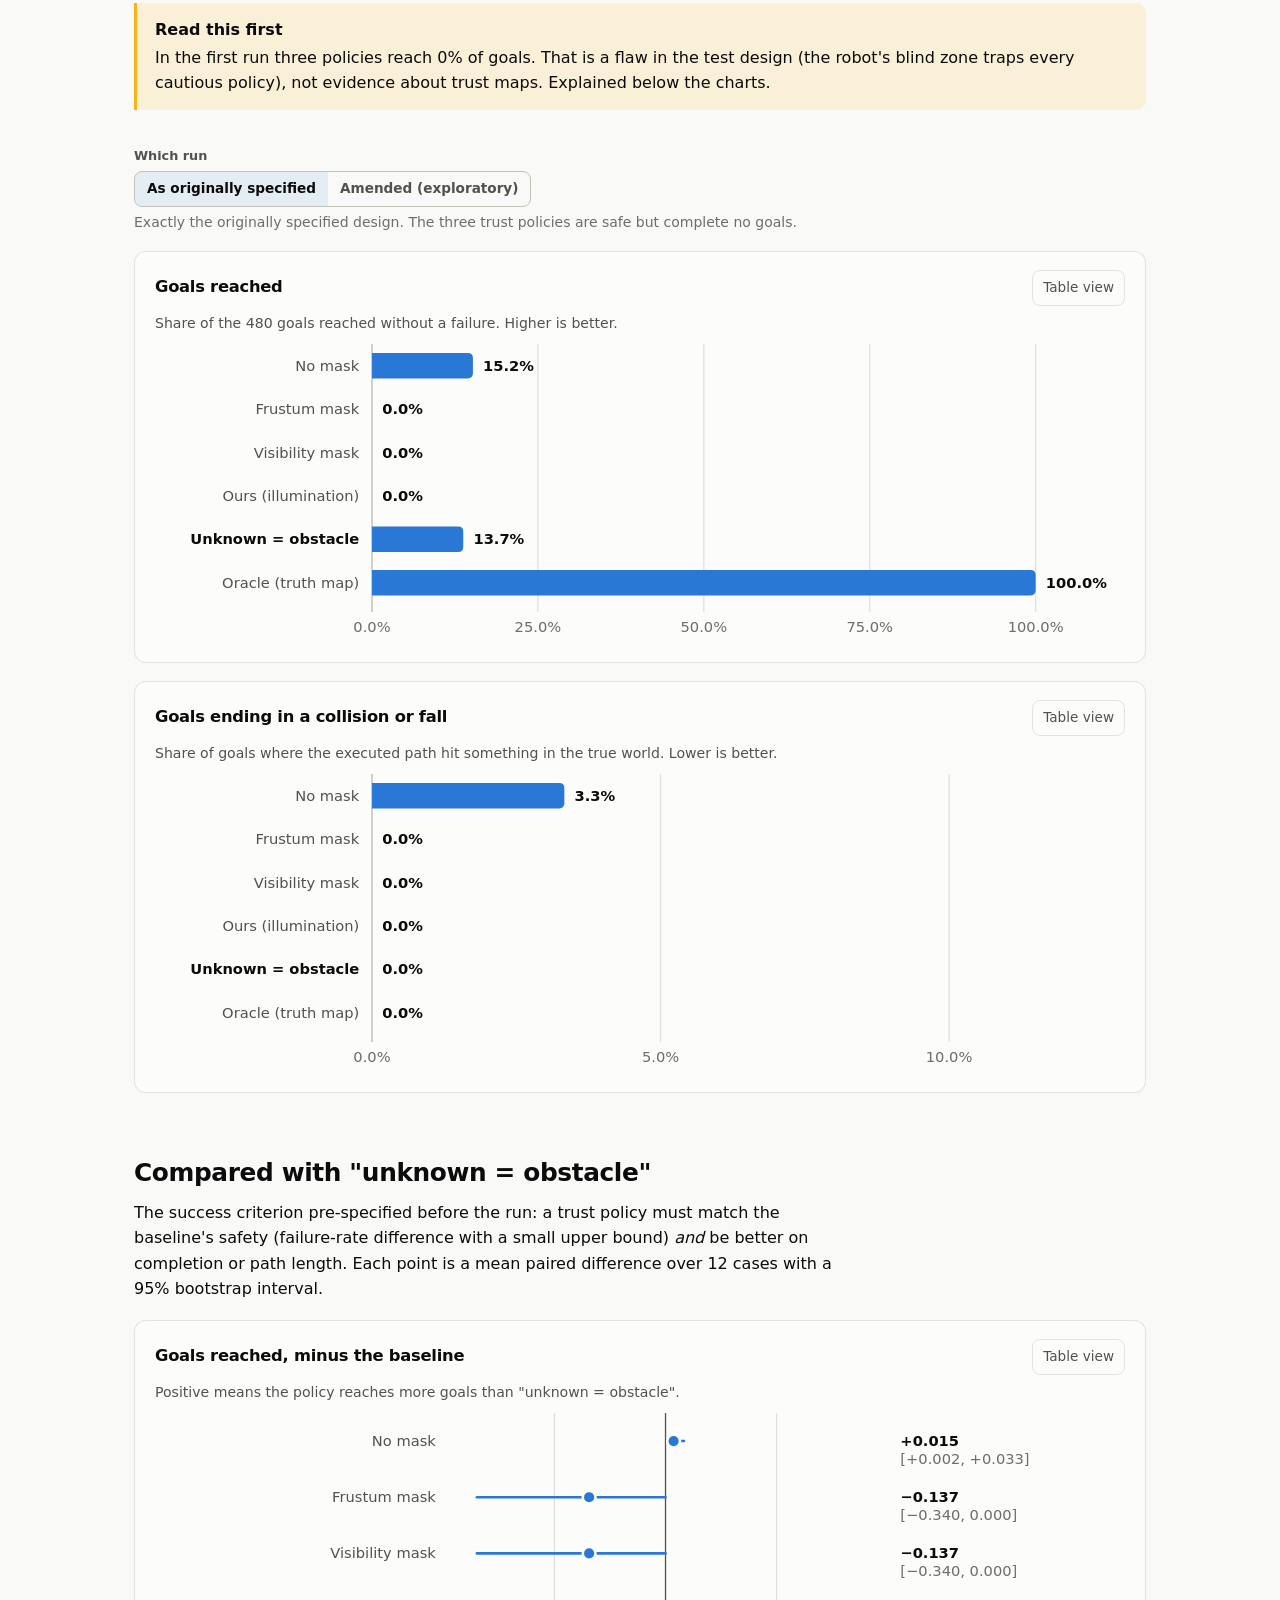
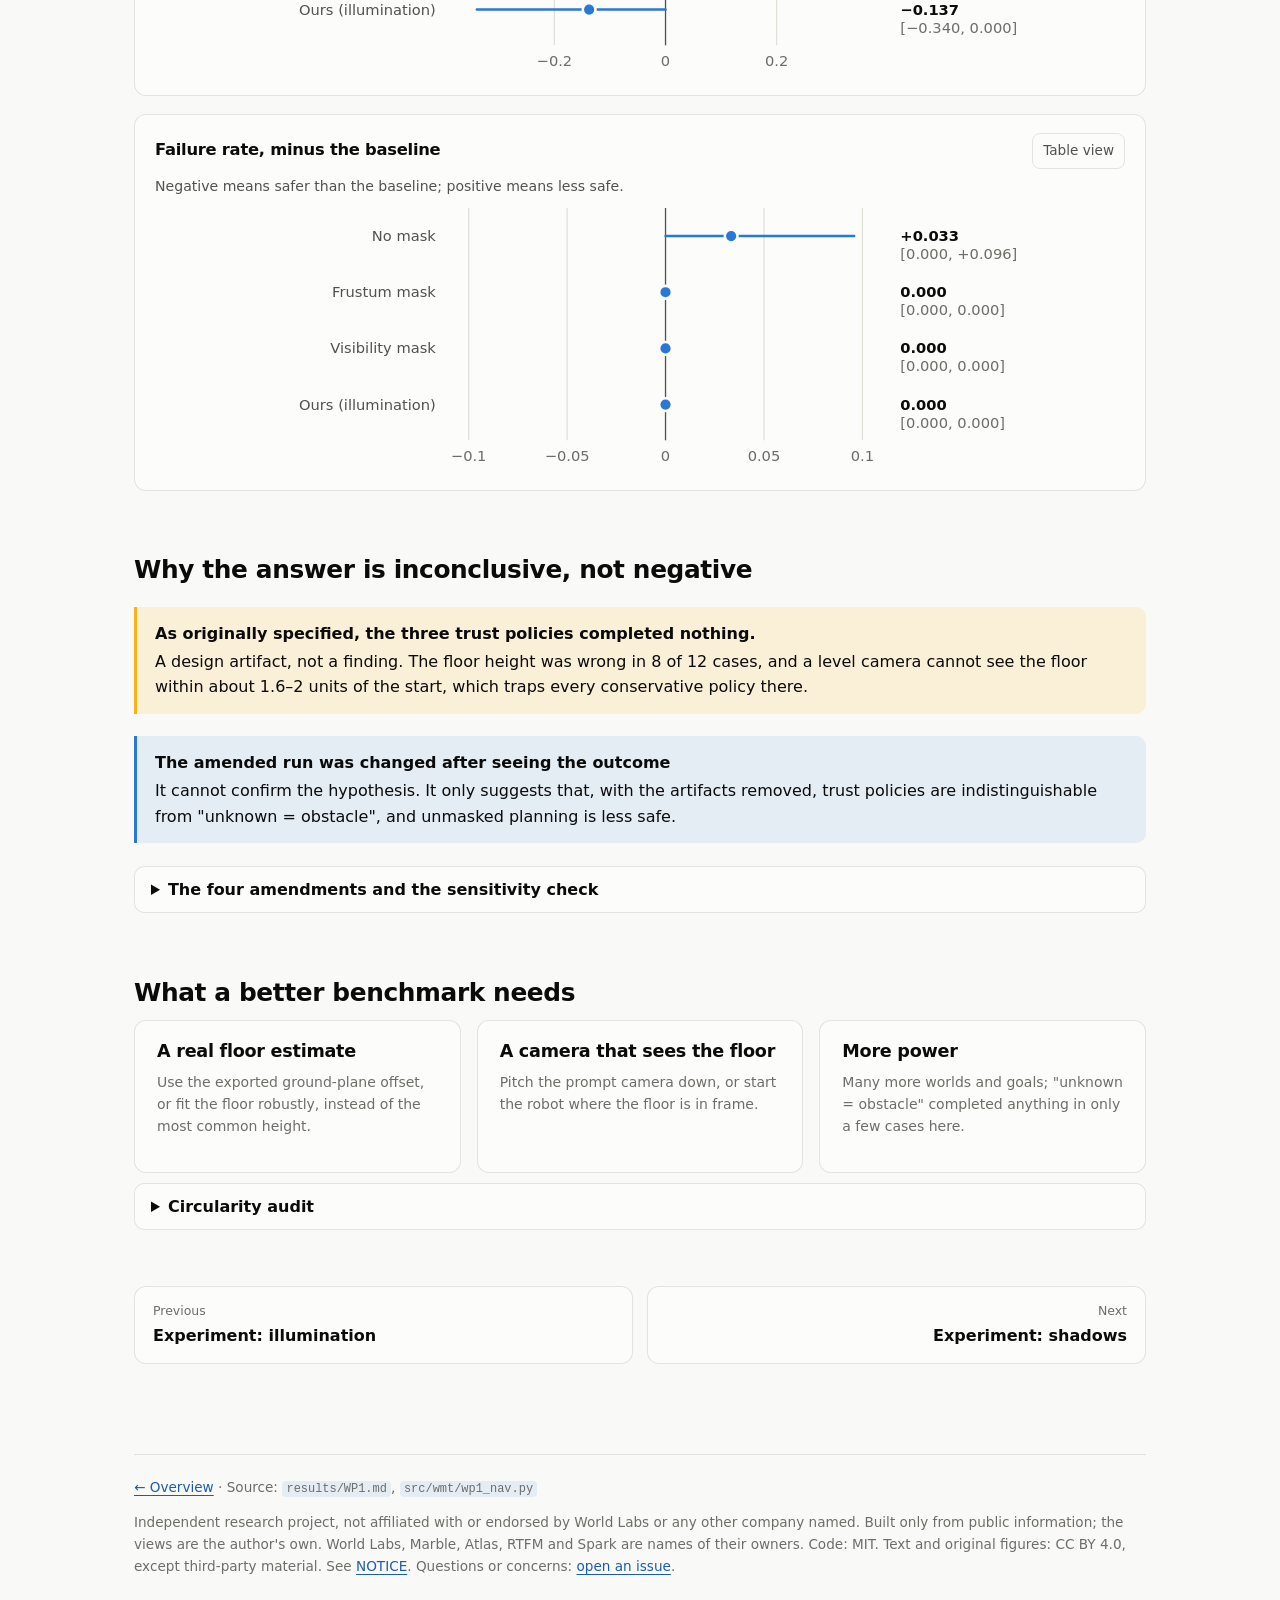
<file: site/robots.html>
<!doctype html>
<html lang="en">
<head>
<meta charset="utf-8">
<meta name="viewport" content="width=device-width, initial-scale=1">
<title>Robots · world-model-trust</title>
<meta name="description" content="Whether a trust map changes what a simulated robot does in a generated world: setup, results and honest limits.">
<meta name="twitter:card" content="summary">
<meta property="og:title" content="Robots · world-model-trust">
<link rel="icon" href="assets/favicon.svg" type="image/svg+xml">
<link rel="stylesheet" href="assets/style.css">
<link rel="stylesheet" href="assets/figures.css">
<script src="assets/viz.js"></script>
<script src="assets/data.js"></script>
</head>
<body>
<div id="nav"></div>
<main class="wrap">
<noscript><div class="callout warn"><strong>JavaScript is off</strong>The charts, filters and demos on these pages need JavaScript. The text, tables and links still work, but some sections will be empty.</div></noscript>
<section class="hero" style="padding-bottom:8px">
  <p class="eyebrow">Experiment 2 of 4 · robot benchmark</p>
  <h1>Does a trust map keep the robot safe?</h1>
  <p class="lede">A geometry score only matters if it changes what a robot does. So a simulated robot plans inside the generated world, then drives that path in the true world while we count collisions. <span id="gate-badge"></span></p>
</section>
<aside class="glance" aria-label="At a glance">
  <div><div class="glance-label">What you will learn</div><p>Whether a trust map changes what a simulated robot does when it plans inside a generated world.</p></div>
  <div><div class="glance-label">Key takeaway</div><p>Inconclusive: the benchmark was underpowered, and no trust policy beat the standard "unknown = obstacle" rule.</p></div>
</aside>


<h2 style="margin-top:1.2em">The setup</h2>
<div id="how"></div>
<div class="grid g2">
  <div class="card"><h3>Goals</h3><p class="small">40 goals per case, 12 cases (480 goals). Up to 20 per case lie in regions the photo saw (95 goals, 5 cases); the rest lie in regions it did not.</p></div>
  <div class="card"><h3>The policies compared</h3><p class="small"><b>No mask</b> trusts everything. <b>Frustum</b>, <b>visibility</b> and <b>ours</b> treat low-confidence regions as unsafe. <b>Unknown = obstacle</b> is the standard conservative rule and the baseline that matters. <b>Oracle</b> plans on the true map.</p></div>
</div>
<div id="schematic"></div>

<div class="callout warn"><strong>Read this first</strong>In the first run three policies reach 0% of goals. That is a flaw in the test design (the robot's blind zone traps every cautious policy), not evidence about trust maps. Explained below the charts.</div>
<div class="filters" id="run-filters"></div>
<p class="muted small" id="run-note"></p>
<div id="bars"></div>

<h2>Compared with "unknown = obstacle"</h2>
<p class="narrow">The success criterion pre-specified before the run: a trust policy must match the baseline's safety (failure-rate difference with a small upper bound) <em>and</em> be better on completion or path length. Each point is a mean paired difference over 12 cases with a 95% bootstrap interval.</p>
<div id="forests"></div>

<h2>Why the answer is inconclusive, not negative</h2>
<div class="callout warn"><strong>As originally specified, the three trust policies completed nothing.</strong>A design artifact, not a finding. The floor height was wrong in 8 of 12 cases, and a level camera cannot see the floor within about 1.6–2 units of the start, which traps every conservative policy there.</div>
<div class="callout"><strong>The amended run was changed after seeing the outcome</strong>It cannot confirm the hypothesis. It only suggests that, with the artifacts removed, trust policies are indistinguishable from "unknown = obstacle", and unmasked planning is less safe.</div>
<details><summary>The four amendments and the sensitivity check</summary>
  <ul>
    <li>Amendments after run 1: true floor height, free blind zone, free robot footprint, camera-based alignment. All are logged in <code>prereg/RQ1.md</code>.</li>
    <li>The free blind zone was added only to the trust policies' maps. A post-hoc check (<code>results/WP1-sensitivity.md</code>) found the baseline's own map already treated those cells as free in all 12 cases, so it did not tilt the comparison.</li>
  </ul>
</details>

<h2>What a better benchmark needs</h2>
<div class="grid g3">
  <div class="card"><h3>A real floor estimate</h3><p class="small muted">Use the exported ground-plane offset, or fit the floor robustly, instead of the most common height.</p></div>
  <div class="card"><h3>A camera that sees the floor</h3><p class="small muted">Pitch the prompt camera down, or start the robot where the floor is in frame.</p></div>
  <div class="card"><h3>More power</h3><p class="small muted">Many more worlds and goals; "unknown = obstacle" completed anything in only a few cases here.</p></div>
</div>
<details><summary>Circularity audit</summary>
  <ul>
    <li>The generated world's filled-in region is our own room-box prior, so "unseen means obstacle or hole" is partly built in.</li>
    <li>The truth world is a public example splat world whose exported surfaces can be less complete in areas the camera did not cover, and the robot can fail there regardless of the generator.</li>
    <li>Oracle completed 100% of goals with 0 failures in all 12 cases, so the executor and truth map behave as intended.</li>
  </ul>
</details>
<footer><p><a href="index.html">← Overview</a> · Source: <code>results/WP1.md</code>, <code>src/wmt/wp1_nav.py</code></p></footer>
</main>
<script>
V.nav("robots.html");
const D = window.WMT.wp1, E = V.el;
const NAMES = { no_mask: "No mask", frustum: "Frustum mask", visibility: "Visibility mask", ours: "Ours (illumination)", unknown_obstacle: "Unknown = obstacle", oracle: "Oracle (truth map)" };
const ORDER = Object.keys(NAMES);
let run = "preregistered";
document.getElementById("gate-badge").append(V.badge("mixed", "Success criterion not met · inconclusive"));

/* ---------- how the test works + schematic ---------- */
(function () {
  const W = 1000, H = 178, bw = 212, gap = 44, x0 = 10, y0 = 8, bh = 160;
  const boxes = [
    ["Generated world", ["Splats from one photo,", "turned into a floor-plane map."]],
    ["Robot plans", ["A trust policy decides which", "cells are safe to cross."]],
    ["Drives the true world", ["The same path, executed in", "the real scene's map."]],
    ["Count failures", ["Collision: touches an obstacle.", "Fall: enters a cell with no floor."]],
  ];
  const glyph = [
    (cx, cy) => [0, 1, 2, 3, 4].map((i) => E("rect", { class: i < 2 ? "f-o1" : i < 4 ? "f-o3" : "f-o5", x: cx - 60 + i * 24, y: cy - 16, width: 20, height: 32, rx: 3 })),
    (cx, cy) => [E("path", { class: "nofill s-ink2 mid round", d: `M${cx - 56},${cy + 14} Q${cx - 14},${cy - 34} ${cx + 22},${cy - 4} T${cx + 58},${cy - 14}` }), E("circle", { class: "f-ink", cx: cx - 56, cy: cy + 14, r: 6 }), E("circle", { class: "nofill s-ink mid", cx: cx + 58, cy: cy - 14, r: 8 })],
    (cx, cy) => [E("rect", { class: "f-grid", x: cx - 58, y: cy - 22, width: 116, height: 44, rx: 4 }), E("rect", { class: "f-ink2", x: cx + 4, y: cy - 22, width: 26, height: 22, rx: 2 }), E("path", { class: "nofill s-accent thick round", d: `M${cx - 50},${cy + 12} L${cx + 50},${cy + 12}` })],
    (cx, cy) => [E("path", { class: "nofill s-ink thick round", d: `M${cx - 44},${cy - 16} L${cx - 20},${cy + 8} M${cx - 20},${cy - 16} L${cx - 44},${cy + 8}` }), E("rect", { class: "f-ink2", x: cx + 8, y: cy - 4, width: 12, height: 14, rx: 2 }), E("rect", { class: "f-ink2", x: cx + 26, y: cy - 16, width: 12, height: 26, rx: 2 })],
  ];
  const kids = [];
  boxes.forEach(([title, lines], i) => {
    const x = x0 + i * (bw + gap), cx = x + bw / 2;
    kids.push(E("rect", { class: "f-wash s-axis thin", x, y: y0, width: bw, height: bh, rx: 12 }));
    kids.push(E("circle", { class: "f-accent", cx: x + 20, cy: y0 + 20, r: 11 }), E("text", { class: "t-strong", x: x + 20, y: y0 + 24, "text-anchor": "middle", style: "fill:var(--surface)" }, String(i + 1)));
    kids.push(...glyph[i](cx, y0 + 62));
    kids.push(E("text", { class: "t-strong", x: cx, y: y0 + 112, "text-anchor": "middle" }, title));
    lines.forEach((l, k) => kids.push(E("text", { class: "t-muted", x: cx, y: y0 + 130 + k * 15, "text-anchor": "middle" }, l)));
    if (i < boxes.length - 1) kids.push(E("path", { class: "arrow-ink", d: `M${x + bw + 6},${y0 + bh / 2} L${x + bw + gap - 6},${y0 + bh / 2}` }));
  });
  const svg = V.diagram(W, H, ...kids);
  svg.style.minWidth = "720px";
  const fig = V.figure(svg, E("span", {}, E("b", {}, "How the test works. "), "The robot never sees the true world while planning. That is what makes it a test of the trust map."), "Four steps: generated world, robot plans with a trust policy, drives the path in the true world, count collisions and falls");
  fig.style.overflowX = "auto";
  document.getElementById("how").append(fig);
})();

(function () {
  const W = 760, H = 304, rx0 = 10, ry0 = 10, rw = 740, rh = 284;
  const S = [80, 240], G = [640, 50], ob = { x: 360, y: 100, w: 64, h: 58 };
  const k = Math.tan(16 * Math.PI / 180), L = 700;
  const wedge = `${S[0]},${S[1]} ${S[0] + L},${S[1] - k * L} ${S[0] + L},${S[1] + k * L}`;
  const t = (ob.x - S[0]) / (G[0] - S[0]), hit = [ob.x, S[1] + (G[1] - S[1]) * t];
  const kids = [
    E("defs", {}, E("clipPath", { id: "rb-clip" }, E("rect", { x: rx0, y: ry0, width: rw, height: rh, rx: 6 }))),
    E("rect", { class: "f-o1", x: rx0, y: ry0, width: rw, height: rh, rx: 6, style: "opacity:.28" }),
    E("g", { "clip-path": "url(#rb-clip)" },
      E("polygon", { class: "f-o3", points: wedge, style: "opacity:.34" }),
      E("circle", { class: "f-surface s-ink2 thin dash", cx: S[0], cy: S[1], r: 92, style: "fill-opacity:.7" })),
    E("rect", { class: "nofill s-axis thin", x: rx0, y: ry0, width: rw, height: rh, rx: 6 }),
    E("rect", { class: "f-ink2", x: ob.x, y: ob.y, width: ob.w, height: ob.h, rx: 3 }),
    E("path", { class: "nofill s-accent thick round dash", d: `M${S[0]},${S[1]} L${G[0]},${G[1]}` }),
    E("circle", { class: "f-ink", cx: S[0], cy: S[1], r: 8 }),
    E("circle", { class: "nofill s-ink thick", cx: G[0], cy: G[1], r: 11 }), E("circle", { class: "f-ink", cx: G[0], cy: G[1], r: 4 }),
    E("path", { class: "nofill s-ink thick round", d: `M${hit[0] - 8},${hit[1] - 8} l16,16 M${hit[0] - 8},${hit[1] + 8} l16,-16` }),
    E("text", { class: "t-strong", x: 26, y: 40 }, "Imagined"),
    E("text", { class: "t-muted", x: 26, y: 57 }, "the generator filled this in"),
    E("text", { class: "t-strong", x: 470, y: 270 }, "Seen in the photo"),
    E("text", { class: "t-strong", x: ob.x + ob.w / 2, y: ob.y - 10, "text-anchor": "middle" }, "True obstacle"),
    E("text", { class: "t-strong", x: G[0], y: G[1] - 22, "text-anchor": "middle" }, "Goal"),
    E("text", { class: "t-strong", x: 26, y: 100 }, "Blind zone"),
    E("text", { class: "t-muted", x: 26, y: 116 }, "below the camera's view:"),
    E("text", { class: "t-muted", x: 26, y: 131 }, "cautious policies are trapped"),
    E("text", { class: "t-strong", x: hit[0] + 18, y: hit[1] + 44 }, "No mask: drives into the"),
    E("text", { class: "t-strong", x: hit[0] + 18, y: hit[1] + 60 }, "obstacle the world never showed"),
    E("text", { class: "t-strong", x: S[0], y: S[1] + 30, "text-anchor": "middle" }, "Start"),
  ];
  const svg = V.diagram(W, H, ...kids);
  const fig = V.figure(svg, E("span", {}, E("b", {}, "A schematic of one case. "), "Illustration only, not a result. Two failure modes compete: trusting everything, and distrusting so much the robot cannot leave its blind zone."), "Schematic floor plan: start in a blind zone, a goal, a true obstacle outside the photo's view, and the straight path that collides");
  svg.style.minWidth = "560px";
  fig.style.overflowX = "auto";
  document.getElementById("schematic").append(fig);
})();

document.getElementById("run-filters").append(V.seg("Which run", [["preregistered", "As originally specified"], ["amended", "Amended (exploratory)"]], () => run, (k) => (run = k), render));

const bars = document.getElementById("bars"), forests = document.getElementById("forests"), note = document.getElementById("run-note");
function render() {
  const d = D[run];
  note.textContent = run === "preregistered"
    ? "Exactly the originally specified design. The three trust policies are safe but complete no goals."
    : "After four post-hoc design fixes. Exploratory: it cannot confirm the hypothesis.";
  bars.replaceChildren(); forests.replaceChildren();
  const measure = (key, sk, uk, title, sub, max) => {
    const c = V.card(bars, { title, sub });
    V.hbars(c, { items: ORDER.map((p) => ({ label: NAMES[p], value: d.policies[p][key], strong: p === "unknown_obstacle", tipLabel: "mean over the cases with such goals", extra: [{ value: V.fmt.pct(d.policies[p][sk], 0), label: "in regions the photo saw (5 cases only)" }, { value: V.fmt.pct(d.policies[p][uk], 0), label: "in regions it did not" }].filter((r) => r.value !== "n/a") })), max, valueFmt: (v) => V.fmt.pct(v, 1), labelW: 170 });
    V.addTable(c, ["Policy", "Mean", "Seen goals (5 cases)", "Unseen goals"], ORDER.map((p) => [NAMES[p], V.fmt.pct(d.policies[p][key], 1), V.fmt.pct(d.policies[p][sk], 1), V.fmt.pct(d.policies[p][uk], 1)]));
  };
  measure("completion", "completion_seen", "completion_unseen", "Goals reached", "Share of the 480 goals reached without a failure. Higher is better.", 1);
  measure("fail_rate", "fail_seen", "fail_unseen", "Goals ending in a collision or fall", "Share of goals where the executed path hit something in the true world. Lower is better.", Math.max(0.1, ...ORDER.map((p) => d.policies[p].fail_rate)) * 1.15);

  const pol = ["no_mask", "frustum", "visibility", "ours"];
  const f = (key, title, sub, dom) => {
    const c = V.card(forests, { title, sub });
    V.forest(c, { items: pol.map((p) => { const x = d.vs_uo[p][key]; return { label: NAMES[p], mean: x.mean, lo: x.lo, hi: x.hi }; }), domain: dom, d: 3 });
    V.addTable(c, ["Policy", "Mean difference", "CI low", "CI high"], pol.map((p) => { const x = d.vs_uo[p][key]; return [NAMES[p], V.fmt.signed(x.mean, 4), V.fmt.signed(x.lo, 4), V.fmt.signed(x.hi, 4)]; }));
  };
  const span = (key) => { const v = pol.flatMap((p) => [d.vs_uo[p][key].lo, d.vs_uo[p][key].hi, 0]); const m = Math.max(0.05, ...v.map(Math.abs)) * 1.15; return [-m, m]; };
  f("completion", "Goals reached, minus the baseline", "Positive means the policy reaches more goals than \"unknown = obstacle\".", span("completion"));
  f("fail_rate", "Failure rate, minus the baseline", "Negative means safer than the baseline; positive means less safe.", span("fail_rate"));
}
render();
window.addEventListener("themechange", render);
</script>
</body>
</html>
</file>
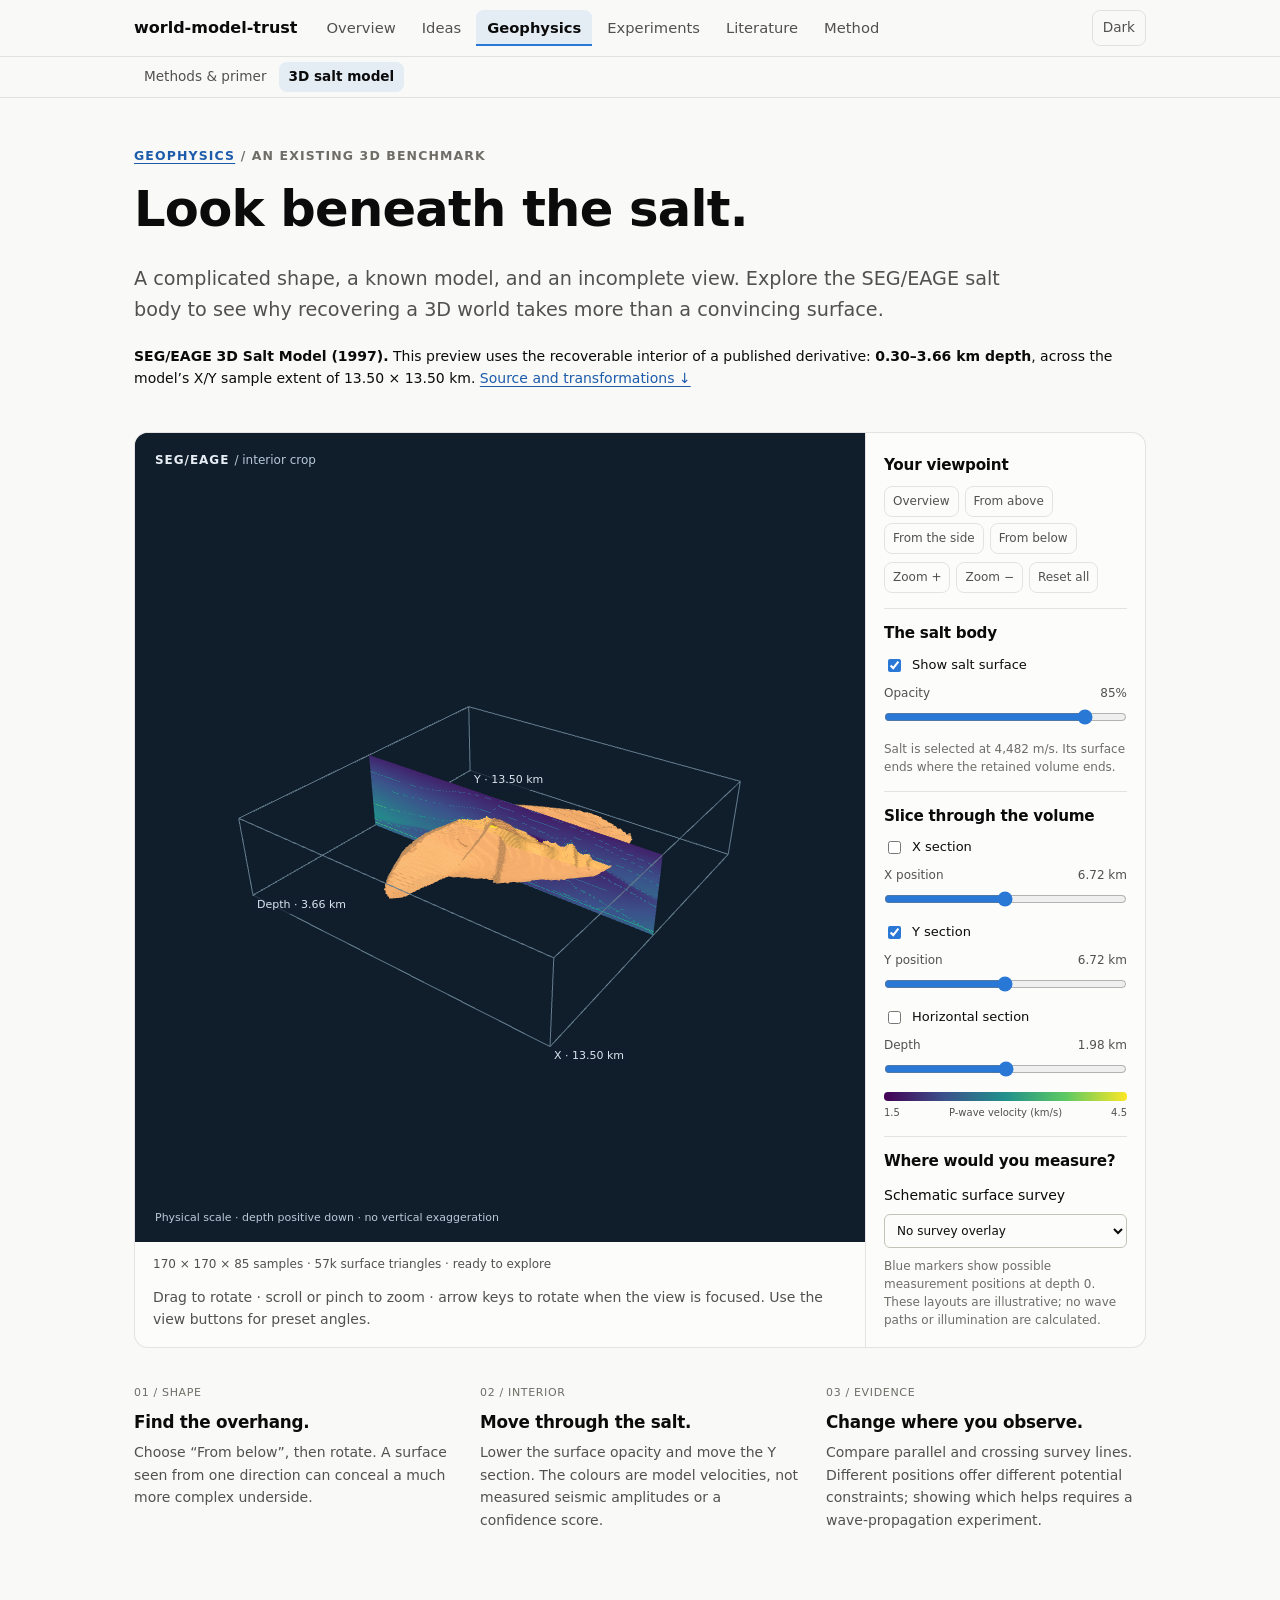
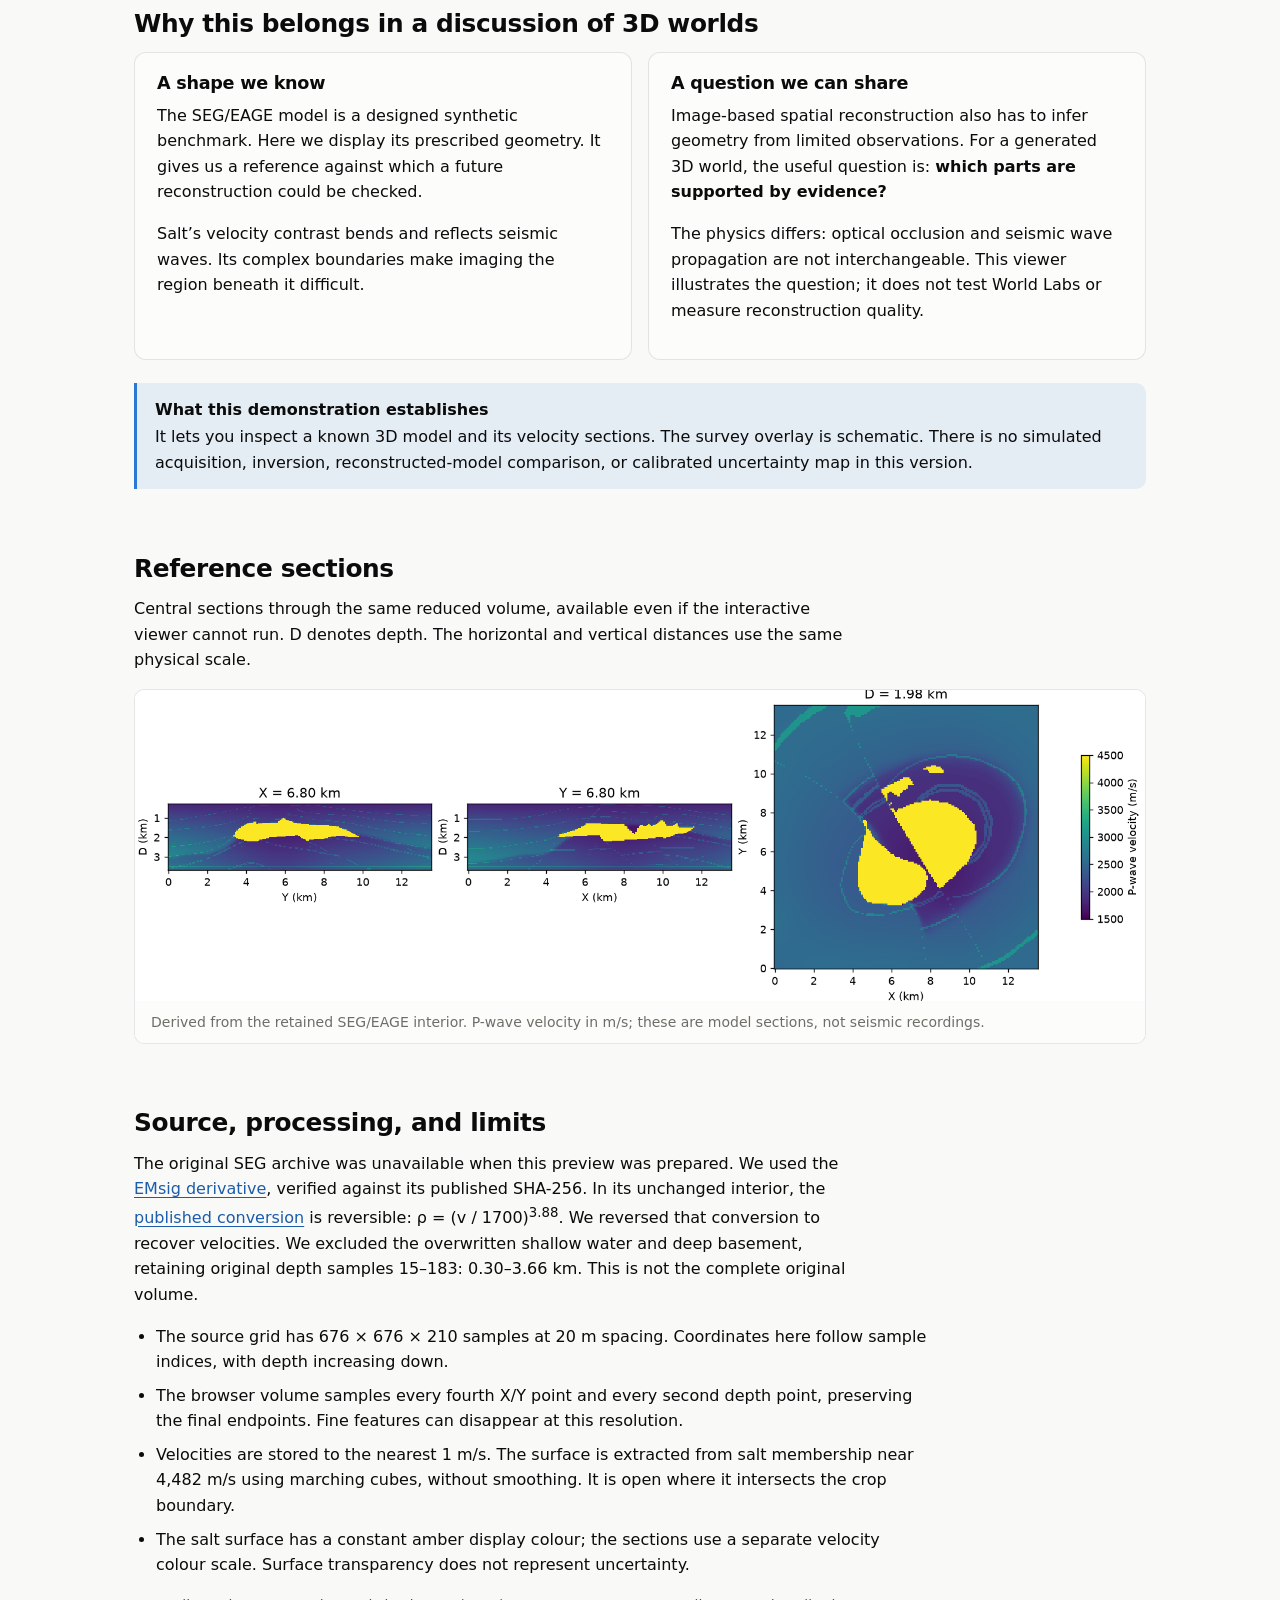
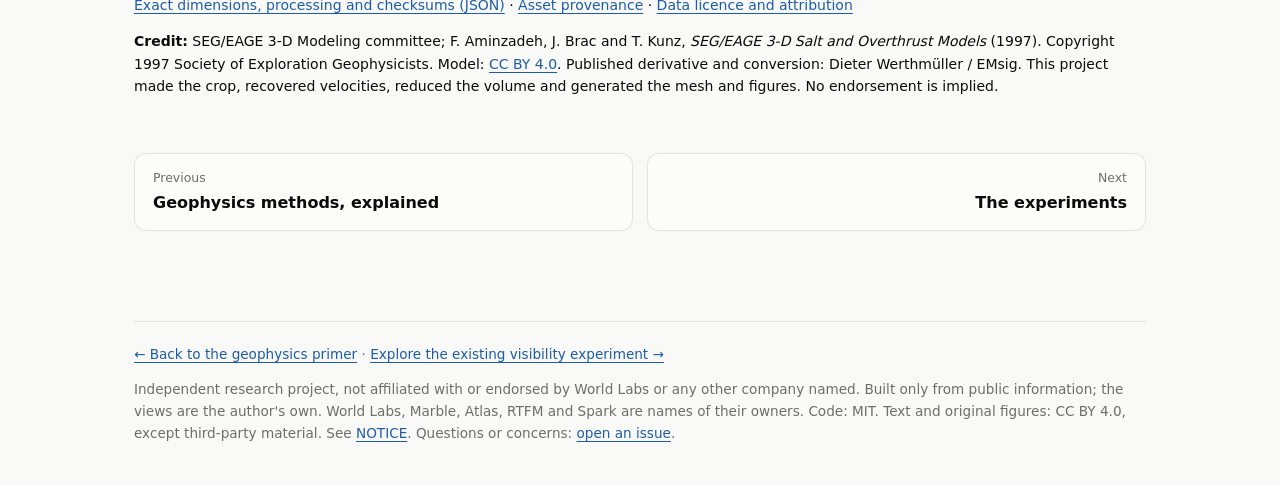
<file: site/salt.html>
<!doctype html>
<html lang="en">
<head>
<meta charset="utf-8">
<meta name="viewport" content="width=device-width, initial-scale=1">
<title>Explore a 3D salt model · world-model-trust</title>
<meta name="description" content="Explore the SEG/EAGE 3D salt benchmark: rotate its salt body, move velocity slices, and compare schematic acquisition layouts.">
<link rel="icon" href="assets/favicon.svg" type="image/svg+xml">
<link rel="stylesheet" href="assets/style.css">
<link rel="stylesheet" href="assets/salt.css">
<script src="assets/viz.js"></script>
</head>
<body>
<div id="nav"></div>
<main class="wrap">
<section class="hero salt-hero">
  <p class="eyebrow"><a href="geophysics.html">Geophysics</a> / An existing 3D benchmark</p>
  <h1>Look beneath the salt.</h1>
  <p class="lede">A complicated shape, a known model, and an incomplete view. Explore the SEG/EAGE salt body to see why recovering a 3D world takes more than a convincing surface.</p>
  <p class="small" id="model-summary"><b>SEG/EAGE 3D Salt Model (1997).</b> This preview uses the recoverable interior of a published derivative: <b>0.30–3.66 km depth</b>, across the model’s X/Y sample extent of 13.50 × 13.50 km. <a href="#provenance">Source and transformations ↓</a></p>
</section>

<section class="salt-explorer" aria-label="Interactive salt model">
  <div class="salt-stage-wrap">
    <div class="salt-stage" id="salt-stage">
      <img id="salt-fallback" src="assets/salt/preview.png" alt="Oblique view of the SEG/EAGE salt body within the retained 0.30 to 3.66 kilometre depth interval. Its irregular canopy and steep sides sit inside the full horizontal model footprint.">
      <div class="salt-canvas-host" id="salt-canvas-host"></div>
      <div class="salt-stage-tag">SEG/EAGE <span id="crop-tag">/ interior crop</span></div>
      <div class="salt-axis-labels" aria-hidden="true"></div>
      <div class="salt-stage-note">Physical scale · depth positive down · no vertical exaggeration</div>
    </div>
    <div class="salt-toolbar">
      <span id="salt-status" role="status" aria-live="polite">Static preview. Interactive exploration requires JavaScript and WebGL.</span>
      <button class="ghost" id="retry" type="button" hidden>Retry loading</button>
    </div>
    <p class="small salt-instructions" id="viewer-help">Drag to rotate · scroll or pinch to zoom · arrow keys to rotate when the view is focused. Use the view buttons for preset angles.</p>
    <noscript><p class="callout">The image above and reference sections below work without JavaScript. Enable JavaScript for rotation and movable slices.</p></noscript>
  </div>

  <fieldset class="salt-controls" id="salt-controls" disabled>
    <legend class="sr">Explore the model</legend>
    <div class="salt-control-section">
      <h2>Your viewpoint</h2>
      <div class="salt-buttons" aria-label="Camera presets">
        <button type="button" data-view="overview" class="ghost">Overview</button>
        <button type="button" data-view="top" class="ghost">From above</button>
        <button type="button" data-view="side" class="ghost">From the side</button>
        <button type="button" data-view="below" class="ghost">From below</button>
      </div>
      <div class="salt-buttons"><button type="button" class="ghost" id="zoom-in" aria-label="Zoom in">Zoom +</button><button type="button" class="ghost" id="zoom-out" aria-label="Zoom out">Zoom −</button><button type="button" class="ghost" id="reset">Reset all</button></div>
    </div>
    <div class="salt-control-section">
      <h2>The salt body</h2>
      <label class="salt-check"><input type="checkbox" id="show-salt" checked> Show salt surface</label>
      <label class="salt-range" for="salt-opacity">Opacity <output class="val" id="opacity-value">85%</output><input id="salt-opacity" type="range" min="0" max="100" value="85" step="1"></label>
      <p class="small muted">Salt is selected at 4,482 m/s. Its surface ends where the retained volume ends.</p>
    </div>
    <div class="salt-control-section">
      <h2>Slice through the volume</h2>
      <label class="salt-check"><input type="checkbox" id="show-x"> X section</label>
      <label class="salt-range" for="slice-x">X position <output class="val" id="x-value">—</output><input id="slice-x" type="range" min="0" max="1" value="0" step="1"></label>
      <label class="salt-check"><input type="checkbox" id="show-y" checked> Y section</label>
      <label class="salt-range" for="slice-y">Y position <output class="val" id="y-value">—</output><input id="slice-y" type="range" min="0" max="1" value="0" step="1"></label>
      <label class="salt-check"><input type="checkbox" id="show-z"> Horizontal section</label>
      <label class="salt-range" for="slice-z">Depth <output class="val" id="z-value">—</output><input id="slice-z" type="range" min="0" max="1" value="0" step="1"></label>
      <div class="salt-colorbar" role="img" aria-label="P-wave velocity colour scale from 1.5 kilometres per second in dark purple to 4.5 kilometres per second in yellow"></div>
      <div class="salt-scale"><span>1.5</span><span>P-wave velocity (km/s)</span><span>4.5</span></div>
    </div>
    <div class="salt-control-section">
      <h2>Where would you measure?</h2>
      <label for="acquisition" class="small">Schematic surface survey</label>
      <select id="acquisition"><option value="none">No survey overlay</option><option value="narrow">Parallel survey lines</option><option value="wide">Crossing survey lines</option></select>
      <p class="small muted">Blue markers show possible measurement positions at depth 0. These layouts are illustrative; no wave paths or illumination are calculated.</p>
    </div>
  </fieldset>
</section>

<section class="salt-guidance" aria-label="Guided exploration">
  <article><span class="salt-step">01 / Shape</span><h2>Find the overhang.</h2><p>Choose “From below”, then rotate. A surface seen from one direction can conceal a much more complex underside.</p></article>
  <article><span class="salt-step">02 / Interior</span><h2>Move through the salt.</h2><p>Lower the surface opacity and move the Y section. The colours are model velocities, not measured seismic amplitudes or a confidence score.</p></article>
  <article><span class="salt-step">03 / Evidence</span><h2>Change where you observe.</h2><p>Compare parallel and crossing survey lines. Different positions offer different potential constraints; showing which helps requires a wave-propagation experiment.</p></article>
</section>

<h2 id="connection">Why this belongs in a discussion of 3D worlds</h2>
<div class="grid g2">
  <div class="card"><h3>A shape we know</h3><p>The SEG/EAGE model is a designed synthetic benchmark. Here we display its prescribed geometry. It gives us a reference against which a future reconstruction could be checked.</p><p>Salt’s velocity contrast bends and reflects seismic waves. Its complex boundaries make imaging the region beneath it difficult.</p></div>
  <div class="card"><h3>A question we can share</h3><p>Image-based spatial reconstruction also has to infer geometry from limited observations. For a generated 3D world, the useful question is: <b>which parts are supported by evidence?</b></p><p>The physics differs: optical occlusion and seismic wave propagation are not interchangeable. This viewer illustrates the question; it does not test World Labs or measure reconstruction quality.</p></div>
</div>
<div class="callout"><strong>What this demonstration establishes</strong>It lets you inspect a known 3D model and its velocity sections. The survey overlay is schematic. There is no simulated acquisition, inversion, reconstructed-model comparison, or calibrated uncertainty map in this version.</div>

<h2 id="reference">Reference sections</h2>
<p class="narrow">Central sections through the same reduced volume, available even if the interactive viewer cannot run. D denotes depth. The horizontal and vertical distances use the same physical scale.</p>
<figure class="salt-reference"><img src="assets/salt/sections.png" alt="Three central sections of the retained SEG/EAGE velocity volume, showing X, Y and horizontal cuts. Vertical sections have depth increasing downward." loading="lazy"><figcaption class="small muted">Derived from the retained SEG/EAGE interior. P-wave velocity in m/s; these are model sections, not seismic recordings.</figcaption></figure>

<h2 id="provenance">Source, processing, and limits</h2>
<p class="narrow" id="source-explanation">The original SEG archive was unavailable when this preview was prepared. We used the <a href="https://github.com/emsig/data/blob/2021-05-21/emg3d/models/SEG-EAGE-Salt-Model.h5">EMsig derivative</a>, verified against its published SHA-256. In its unchanged interior, the <a href="https://github.com/emsig/emg3d-gallery/blob/89997efe7ee5a7fceba1b9b559e5fac3fd9c0bef/examples/models/SEG-EAGE_3D_salt_model.py">published conversion</a> is reversible: ρ = (v / 1700)<sup>3.88</sup>. We reversed that conversion to recover velocities. We excluded the overwritten shallow water and deep basement, retaining original depth samples 15–183: 0.30–3.66 km. This is not the complete original volume.</p>
<ul class="salt-source-list">
  <li>The source grid has 676 × 676 × 210 samples at 20 m spacing. Coordinates here follow sample indices, with depth increasing down.</li>
  <li>The browser volume samples every fourth X/Y point and every second depth point, preserving the final endpoints. Fine features can disappear at this resolution.</li>
  <li>Velocities are stored to the nearest 1 m/s. The surface is extracted from salt membership near 4,482 m/s using marching cubes, without smoothing. It is open where it intersects the crop boundary.</li>
  <li>The salt surface has a constant amber display colour; the sections use a separate velocity colour scale. Surface transparency does not represent uncertainty.</li>
</ul>
<p class="small"><a href="assets/salt/metadata.json">Exact dimensions, processing and checksums (JSON)</a> · <a href="assets/salt/README.md">Asset provenance</a> · <a href="assets/salt/LICENSE.txt">Data licence and attribution</a></p>
<p class="small"><b>Credit:</b> SEG/EAGE 3-D Modeling committee; F. Aminzadeh, J. Brac and T. Kunz, <i>SEG/EAGE 3-D Salt and Overthrust Models</i> (1997). Copyright 1997 Society of Exploration Geophysicists. Model: <a href="https://creativecommons.org/licenses/by/4.0/">CC BY 4.0</a>. Published derivative and conversion: Dieter Werthmüller / EMsig. This project made the crop, recovered velocities, reduced the volume and generated the mesh and figures. No endorsement is implied.</p>
<footer><p><a href="geophysics.html">← Back to the geophysics primer</a> · <a href="illumination.html">Explore the existing visibility experiment →</a></p></footer>
</main>
<script>
V.nav("salt.html");
if (location.protocol === 'file:') {
  document.getElementById('salt-status').textContent = 'Interactive loading needs a local web server. The static model and sections are available.';
} else {
  const viewer = document.createElement('script');
  viewer.type = 'module'; viewer.src = 'assets/salt-viewer.js';
  viewer.onerror = () => { document.getElementById('salt-status').textContent = 'The 3D viewer could not load. The static model and reference sections are available.'; };
  document.body.append(viewer);
}
</script>
<script nomodule>document.getElementById('salt-status').textContent = 'This browser cannot run the interactive viewer. The static model and reference sections are available.';</script>
</body>
</html>
</file>
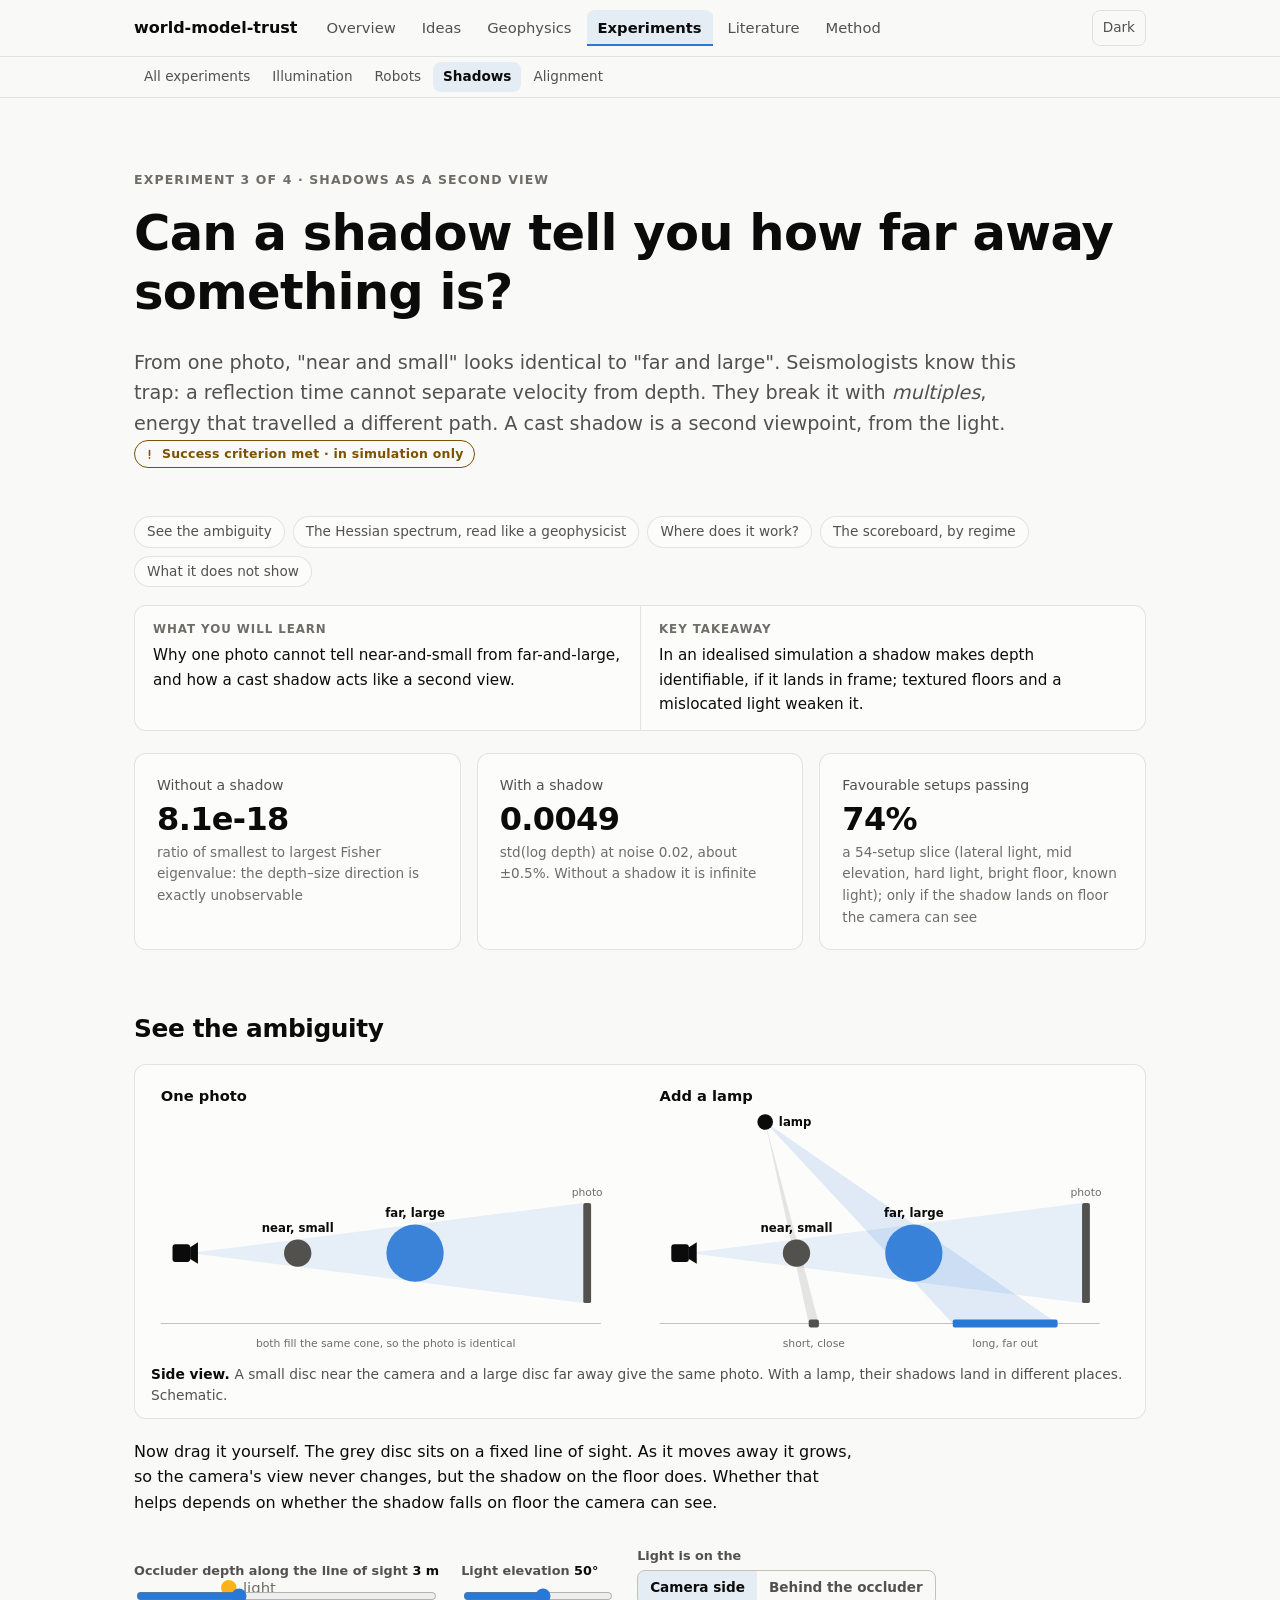
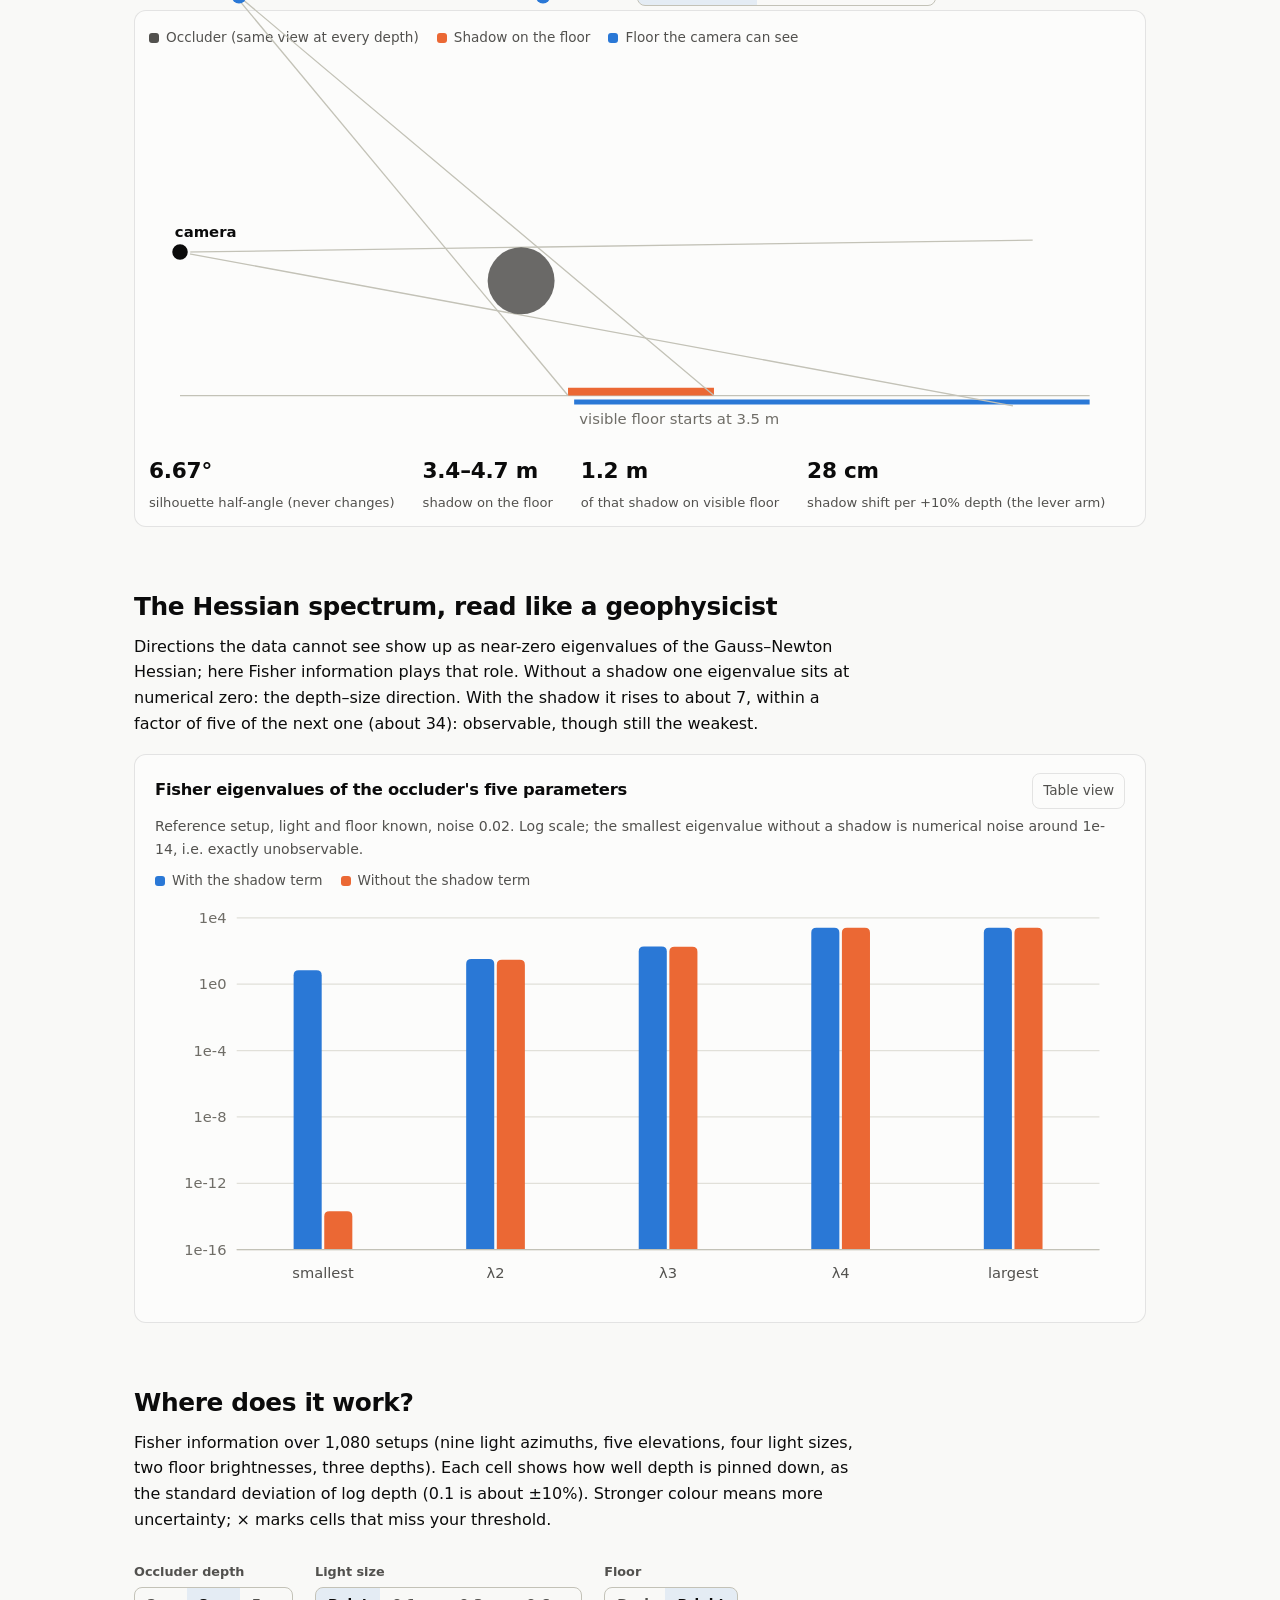
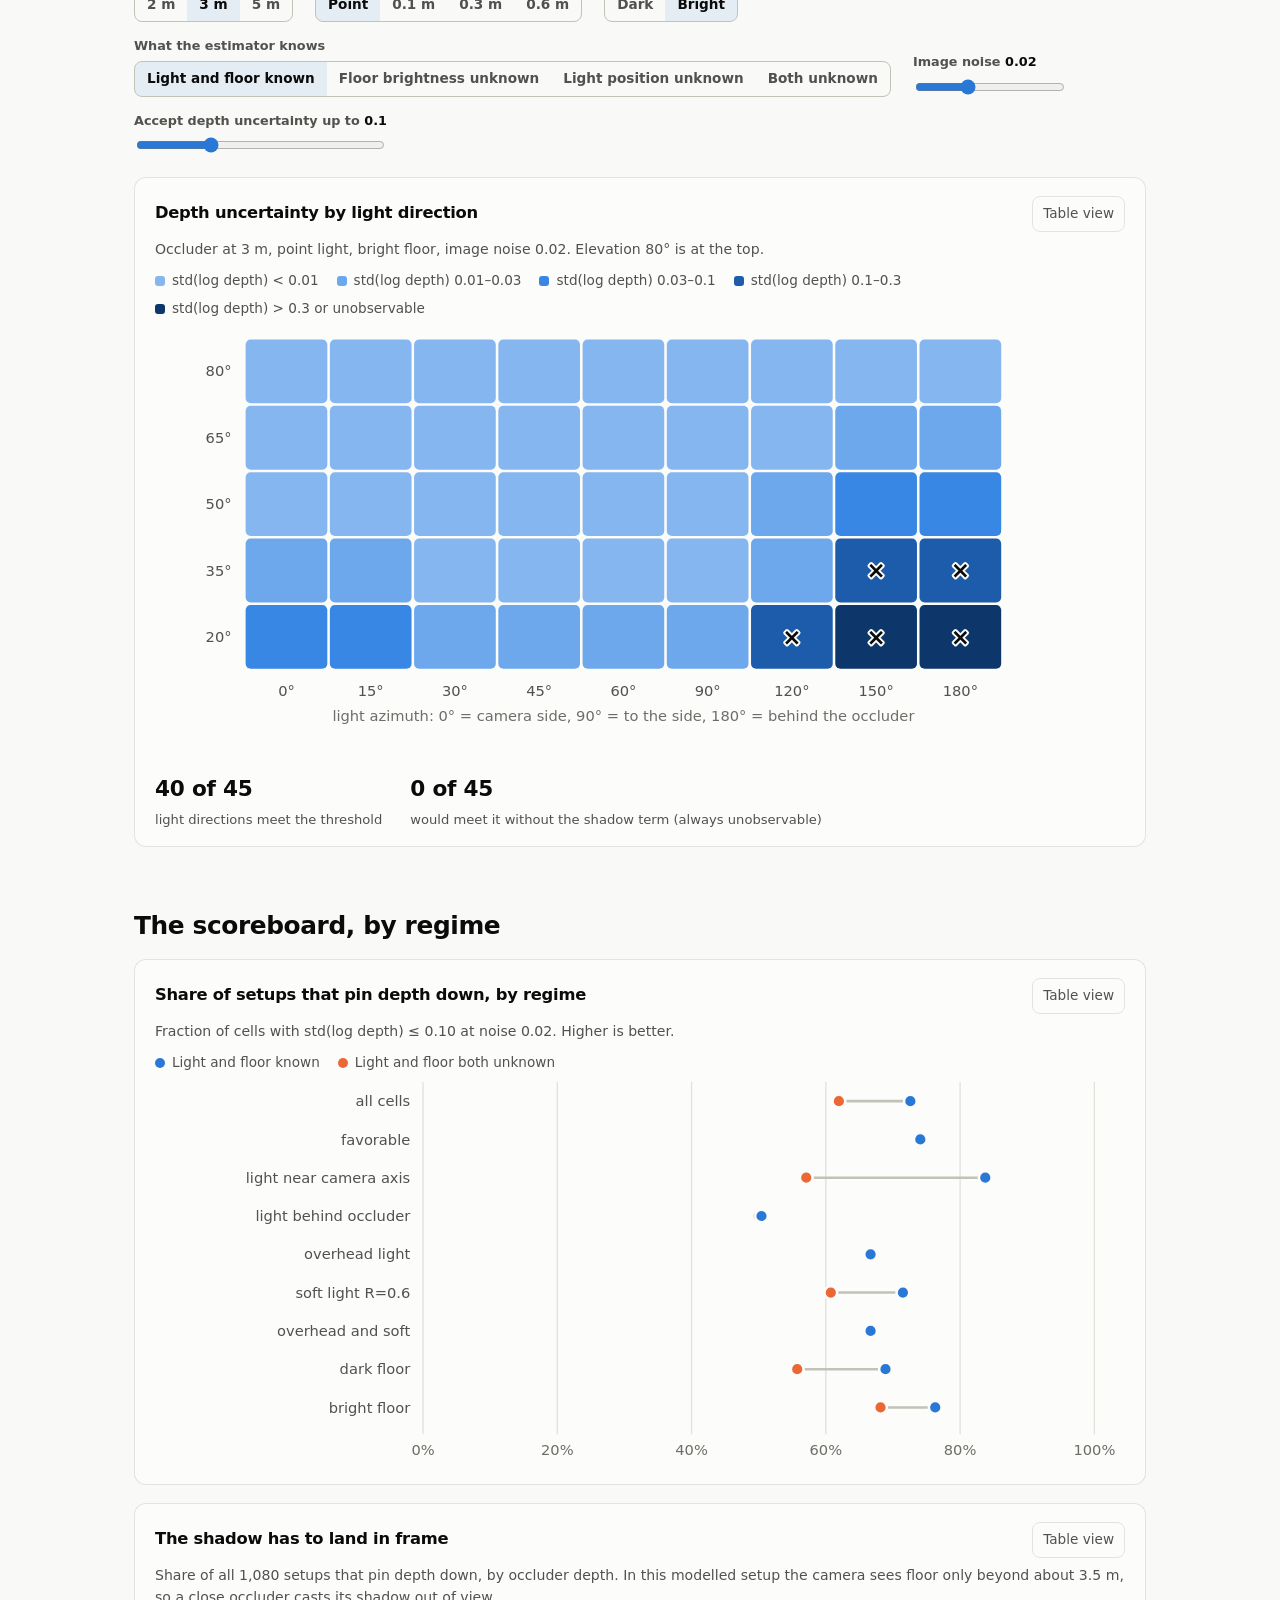
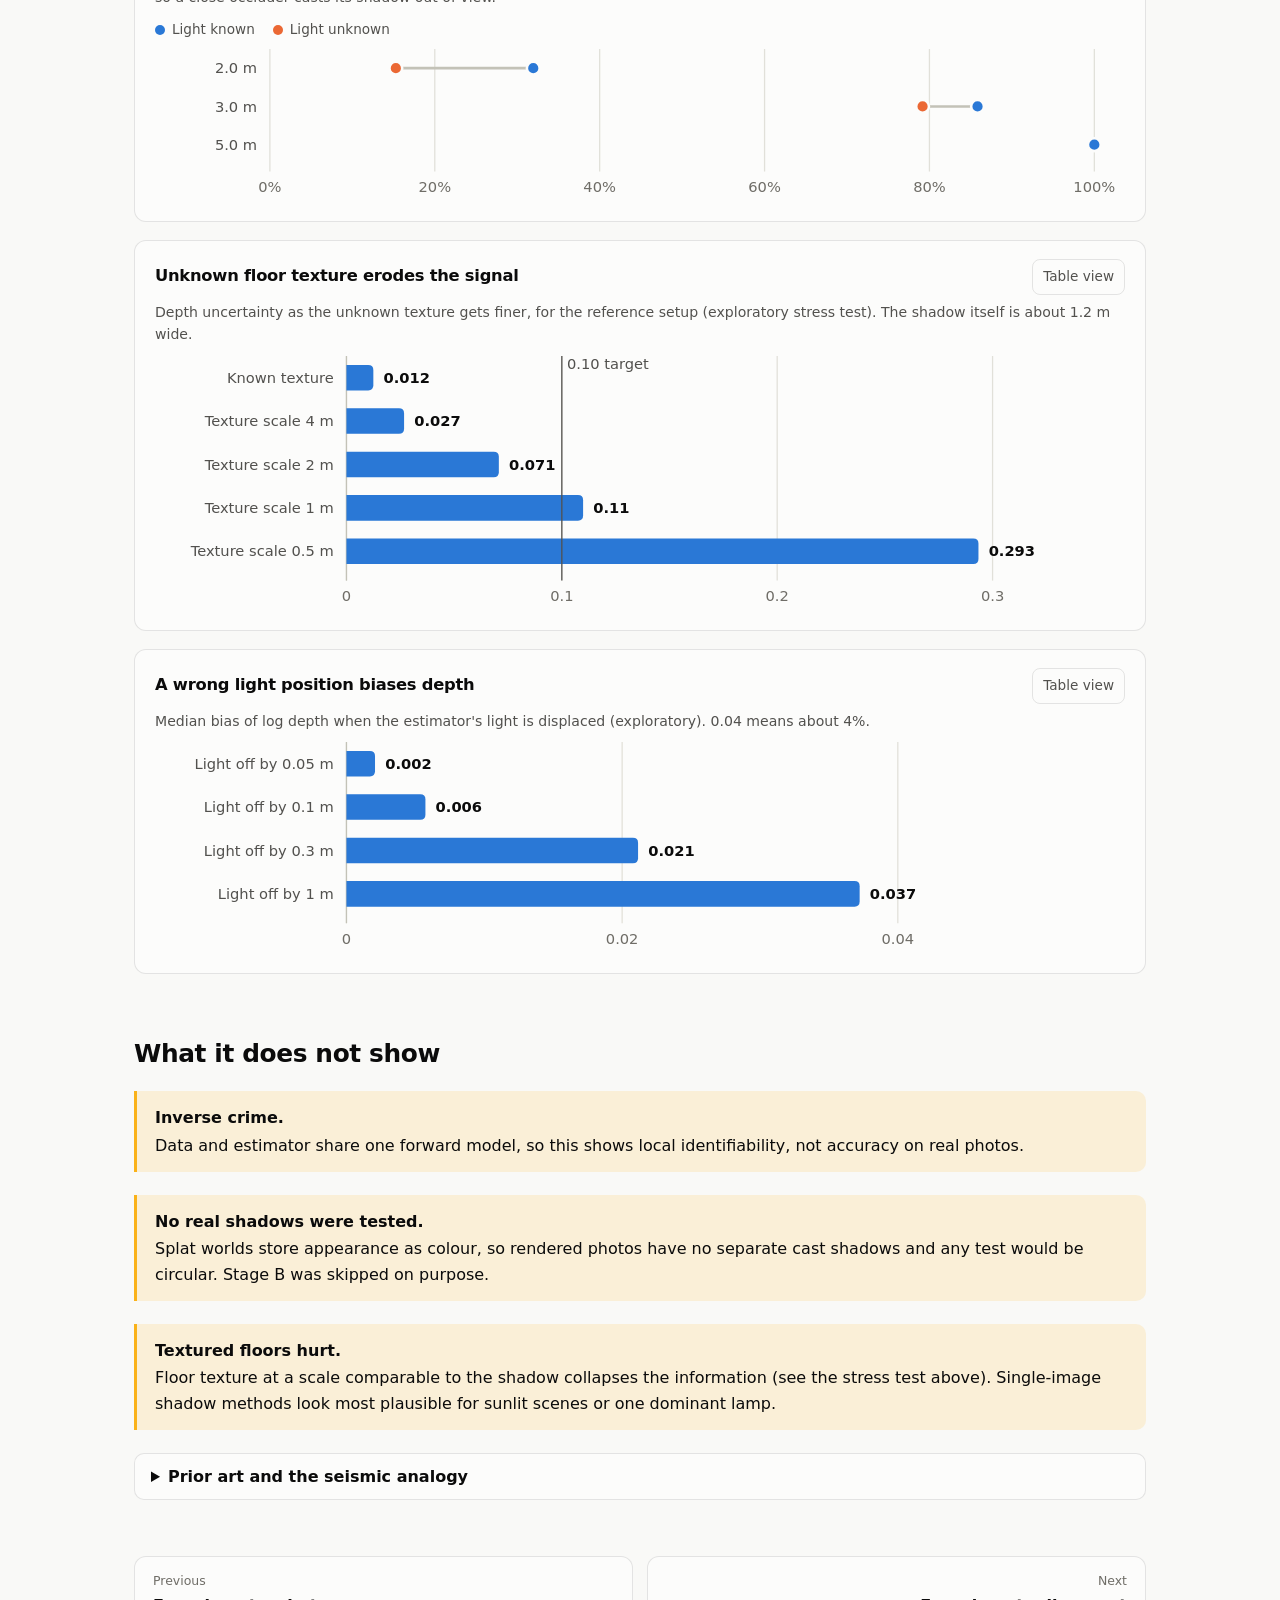
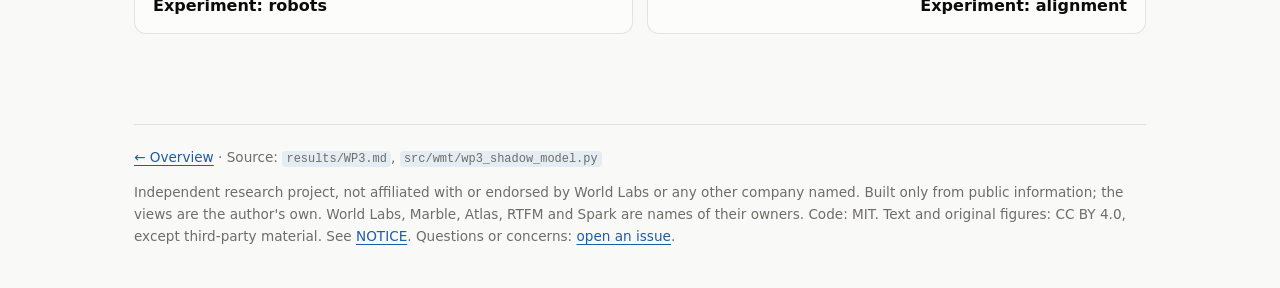
<file: site/shadows.html>
<!doctype html>
<html lang="en">
<head>
<meta charset="utf-8">
<meta name="viewport" content="width=device-width, initial-scale=1">
<title>Shadows · world-model-trust</title>
<meta name="description" content="Why one photo cannot give distance, and how a cast shadow acts like a second view: an interactive explanation and results.">
<meta name="twitter:card" content="summary">
<meta property="og:title" content="Shadows · world-model-trust">
<link rel="icon" href="assets/favicon.svg" type="image/svg+xml">
<link rel="stylesheet" href="assets/style.css">
<link rel="stylesheet" href="assets/figures.css">
<script src="assets/viz.js"></script>
<script src="assets/data.js"></script>
<script src="assets/shadow-geom.js"></script>
</head>
<body data-autotoc>
<div id="nav"></div>
<main class="wrap">
<noscript><div class="callout warn"><strong>JavaScript is off</strong>The charts, filters and demos on these pages need JavaScript. The text, tables and links still work, but some sections will be empty.</div></noscript>
<section class="hero" style="padding-bottom:8px">
  <p class="eyebrow">Experiment 3 of 4 · shadows as a second view</p>
  <h1>Can a shadow tell you how far away something is?</h1>
  <p class="lede">From one photo, "near and small" looks identical to "far and large". Seismologists know this trap: a reflection time cannot separate velocity from depth. They break it with <em>multiples</em>, energy that travelled a different path. A cast shadow is a second viewpoint, from the light. <span id="gate-badge"></span></p>
</section>
<aside class="glance" aria-label="At a glance">
  <div><div class="glance-label">What you will learn</div><p>Why one photo cannot tell near-and-small from far-and-large, and how a cast shadow acts like a second view.</p></div>
  <div><div class="glance-label">Key takeaway</div><p>In an idealised simulation a shadow makes depth identifiable, if it lands in frame; textured floors and a mislocated light weaken it.</p></div>
</aside>


<div class="grid g3" id="tiles" style="margin-top:22px"></div>

<h2>See the ambiguity</h2>
<div id="amb"></div>
<p class="narrow">Now drag it yourself. The grey disc sits on a fixed line of sight. As it moves away it grows, so the camera's view never changes, but the shadow on the floor does. Whether that helps depends on whether the shadow falls on floor the camera can see.</p>
<div class="filters" id="geo-controls"></div>
<div class="card" style="padding:12px 14px">
  <div class="legend" id="geo-legend"></div>
  <svg id="geo" class="chart" viewBox="0 0 760 300" role="img" aria-label="Side view: camera, occluder on a fixed line of sight, light, and the shadow on the floor"></svg>
  <div class="stats" id="geo-stats" aria-live="polite"></div>
</div>

<h2>The Hessian spectrum, read like a geophysicist</h2>
<p class="narrow">Directions the data cannot see show up as near-zero eigenvalues of the Gauss–Newton Hessian; here Fisher information plays that role. Without a shadow one eigenvalue sits at numerical zero: the depth–size direction. With the shadow it rises to about 7, within a factor of five of the next one (about 34): observable, though still the weakest.</p>
<div id="spectrum"></div>

<h2>Where does it work?</h2>
<p class="narrow">Fisher information over 1,080 setups (nine light azimuths, five elevations, four light sizes, two floor brightnesses, three depths). Each cell shows how well depth is pinned down, as the standard deviation of log depth (0.1 is about ±10%). Stronger colour means more uncertainty; × marks cells that miss your threshold.</p>
<div class="filters" id="heat-controls"></div>
<div class="chartcard" id="heat-card">
  <header><h3>Depth uncertainty by light direction</h3><div class="tools" id="heat-tools"></div></header>
  <p class="sub" id="heat-sub"></p>
  <div class="legend" id="heat-legend"></div>
  <div class="chartbody"><svg id="heat" class="chart" viewBox="0 0 760 340" role="img" aria-label="Heat map of depth uncertainty by light azimuth and elevation"></svg></div>
  <div class="tablewrap" id="heat-table" hidden></div>
  <div class="stats" id="heat-stats" aria-live="polite"></div>
</div>

<h2>The scoreboard, by regime</h2>
<div id="charts"></div>

<h2>What it does not show</h2>
<div class="callout warn"><strong>Inverse crime.</strong>Data and estimator share one forward model, so this shows local identifiability, not accuracy on real photos.</div>
<div class="callout warn"><strong>No real shadows were tested.</strong>Splat worlds store appearance as colour, so rendered photos have no separate cast shadows and any test would be circular. Stage B was skipped on purpose.</div>
<div class="callout warn"><strong>Textured floors hurt.</strong>Floor texture at a scale comparable to the shadow collapses the information (see the stress test above). Single-image shadow methods look most plausible for sunlit scenes or one dominant lamp.</div>
<details><summary>Prior art and the seismic analogy</summary>
  <p>Methods that recover geometry from shadows or two-bounce light already exist, including ShadowNeuS (arXiv 2211.14086) and, with lidar, PlatoNeRF (arXiv 2312.14239); their exact capture requirements were not re-verified here. The claim in this page, one image under one natural light, is shown only in simulation.</p>
  <p>In reflection seismology a single traveltime cannot separate velocity from depth (Bickel 1990); offset (moveout) resolves it, just as camera baseline (parallax) resolves scale. A multiple is energy on a different path that illuminates what the primary arrivals do not, and its usefulness depends on whether that path lands inside the recorded aperture. For a shadow, that condition is "the shadow falls inside the frame".</p>
</details>
<footer><p><a href="index.html">← Overview</a> · Source: <code>results/WP3.md</code>, <code>src/wmt/wp3_shadow_model.py</code></p></footer>
</main>
<script>
V.nav("shadows.html");
const D = window.WMT.wp3, E = V.el, G = ShadowGeom;
/* ---------- intro figure: near-small vs far-large, then add a lamp ---------- */
(function () {
  const W = 1000, H = 284, pw = 470, ray = 178, floor = 250, camX = 40, k = 14 / 110, nx = 150, fx = 270, rN = 14, rF = k * (fx - camX), lamp = [118, 44];
  const shadow = (cx, r) => [ray - r, ray + r].map((py) => lamp[0] + (cx - lamp[0]) * (floor - lamp[1]) / (py - lamp[1])).sort((a, b) => a - b);
  const kids = [];
  const panel = (ox, title, withLamp) => {
    kids.push(E("text", { class: "t-strong", x: ox + 10, y: 22, style: "font-size:15px" }, title));
    kids.push(E("polygon", { class: "f-wash", points: `${ox + camX},${ray} ${ox + 442},${ray - k * (442 - camX)} ${ox + 442},${ray + k * (442 - camX)}` }));
    kids.push(E("path", { class: "nofill s-axis thin", d: `M${ox + 10},${floor} L${ox + pw - 10},${floor}` }));
    kids.push(E("rect", { class: "f-ink", x: ox + camX - 18, y: ray - 9, width: 18, height: 18, rx: 3 }), E("path", { class: "f-ink", d: `M${ox + camX},${ray - 6} L${ox + camX + 8},${ray - 11} L${ox + camX + 8},${ray + 11} L${ox + camX},${ray + 6} Z` }));
    kids.push(E("rect", { class: "f-ink2", x: ox + 442, y: ray - k * 402, width: 8, height: 2 * k * 402, rx: 2 }), E("text", { class: "t-muted", x: ox + 446, y: ray - k * 402 - 7, "text-anchor": "middle" }, "photo"));
    if (withLamp) {
      [[nx, rN], [fx, rF]].forEach(([cx, r]) => { const [a, b] = shadow(cx, r); kids.push(E("polygon", { class: cx === nx ? "f-ink2" : "f-accent", points: `${ox + lamp[0]},${lamp[1]} ${ox + a},${floor} ${ox + b},${floor}`, style: "opacity:.14" })); });
    }
    kids.push(E("circle", { class: "f-ink2", cx: ox + nx, cy: ray, r: rN }), E("circle", { class: "f-accent", cx: ox + fx, cy: ray, r: rF, style: "opacity:.9" }));
    kids.push(E("text", { class: "t-strong", x: ox + nx, y: ray - rN - 8, "text-anchor": "middle" }, "near, small"), E("text", { class: "t-strong", x: ox + fx, y: ray - rF - 8, "text-anchor": "middle" }, "far, large"));
    if (withLamp) {
      kids.push(E("circle", { class: "f-ink", cx: ox + lamp[0], cy: lamp[1], r: 8 }), E("text", { class: "t-strong", x: ox + lamp[0] + 14, y: lamp[1] + 4 }, "lamp"));
      [[nx, rN, "f-ink2", "short, close"], [fx, rF, "f-accent", "long, far out"]].forEach(([cx, r, cl, lab]) => { const [a, b] = shadow(cx, r); kids.push(E("rect", { class: cl, x: ox + a, y: floor - 4, width: b - a, height: 8, rx: 2 }), E("text", { class: "t-muted", x: ox + (a + b) / 2, y: floor + 24, "text-anchor": "middle" }, lab)); });
    } else {
      kids.push(E("text", { class: "t-muted", x: ox + 240, y: floor + 24, "text-anchor": "middle" }, "both fill the same cone, so the photo is identical"));
    }
  };
  panel(0, "One photo", false);
  panel(510, "Add a lamp", true);
  const svg = V.diagram(W, H, ...kids);
  svg.style.minWidth = "720px";
  const fig = V.figure(svg, E("span", {}, E("b", {}, "Side view. "), "A small disc near the camera and a large disc far away give the same photo. With a lamp, their shadows land in different places. Schematic."), "Side view: a near small disc and a far large disc fill the same camera cone; with a lamp, the near disc casts a short shadow and the far disc a long one");
  fig.style.overflowX = "auto";
  document.getElementById("amb").append(fig);
})();

document.getElementById("gate-badge").append(V.badge("mixed", "Success criterion met · in simulation only"));

const tiles = document.getElementById("tiles");
[["Without a shadow", V.fmt.sci(D.S1.ratio), "ratio of smallest to largest Fisher eigenvalue: the depth–size direction is exactly unobservable"],
 ["With a shadow", V.fmt.n(D.S2.std_logd, 4), `std(log depth) at noise 0.02, about ±${(D.S2.std_logd * 100).toFixed(1)}%. Without a shadow it is infinite`],
 ["Favourable setups passing", V.fmt.pct(D.S3.frac), "a 54-setup slice (lateral light, mid elevation, hard light, bright floor, known light); only if the shadow lands on floor the camera can see"]]
  .forEach(([l, v, n]) => tiles.append(E("div", { class: "card tile" }, E("div", { class: "label" }, l), E("div", { class: "value" }, v), E("div", { class: "note" }, n))));

/* ---------- side-view geometry ---------- */
const gs = { z: 3, elev: 50, side: -1 };
const gc = document.getElementById("geo-controls");
gc.append(V.slider("Occluder depth along the line of sight", () => gs.z, (v) => (gs.z = v), 1.5, 6, 0.25, " m", drawGeo));
gc.append(V.slider("Light elevation", () => gs.elev, (v) => (gs.elev = v), 15, 80, 5, "°", drawGeo));
gc.append(V.seg("Light is on the", [[-1, "Camera side"], [1, "Behind the occluder"]], () => gs.side, (k) => (gs.side = k), drawGeo));
document.getElementById("geo-legend").append(
  E("span", {}, E("i", { style: "background:var(--ink2)" }), "Occluder (same view at every depth)"),
  E("span", {}, E("i", { style: "background:var(--s2)" }), "Shadow on the floor"),
  E("span", {}, E("i", { style: "background:var(--s1)" }), "Floor the camera can see"));

const geo = document.getElementById("geo"), X = (z) => 24 + z * 88, Y = (y) => 262 - y * 74;
const layer = E("g"); geo.append(layer);
function drawGeo() {
  const o = G.occluder(gs.z), L = G.lightPos(o, gs.elev, gs.side), s = G.shadow(o, L), cam = [0, G.CAM_H], pieces = [];
  pieces.push(E("line", { x1: X(0), x2: X(8), y1: Y(0), y2: Y(0), stroke: "var(--axis)", "stroke-width": 1 }));
  // visible floor
  pieces.push(E("line", { x1: X(G.Z_VISIBLE), x2: X(8), y1: Y(0) + 5, y2: Y(0) + 5, stroke: "var(--s1)", "stroke-width": 4, "stroke-linecap": "butt" }));
  pieces.push(E("text", { x: X(G.Z_VISIBLE) + 4, y: Y(0) + 22 }, "visible floor starts at " + G.Z_VISIBLE.toFixed(1) + " m"));
  // view cone lower edge + silhouette rays
  const sil = G.silhouetteDeg(o) * Math.PI / 180, base = Math.atan2(o.y - cam[1], o.z);
  [-1, 1].forEach((sgn) => { const a = base + sgn * sil, len = 7.5; pieces.push(E("line", { x1: X(0), y1: Y(cam[1]), x2: X(len * Math.cos(a)), y2: Y(cam[1] + len * Math.sin(a)), stroke: "var(--axis)", "stroke-width": 1 })); });
  // shadow bar
  if (s) {
    const lo = Math.max(0, s.lo), hi = isFinite(s.hi) ? Math.min(8, s.hi) : 8;
    pieces.push(E("line", { x1: X(lo), x2: X(hi), y1: Y(0) - 3, y2: Y(0) - 3, stroke: "var(--s2)", "stroke-width": 6 }));
  }
  // light rays (tangents) as thin lines
  if (s) [s.lo, s.hi].forEach((zz) => { if (isFinite(zz) && zz >= 0 && zz <= 8) pieces.push(E("line", { x1: X(L.z), y1: Y(L.y), x2: X(zz), y2: Y(0), stroke: "var(--axis)", "stroke-width": 1 })); });
  pieces.push(E("circle", { cx: X(o.z), cy: Y(o.y), r: o.r * 74, fill: "var(--ink2)", style: "opacity:.85" }));
  pieces.push(E("circle", { cx: X(L.z), cy: Y(L.y), r: 7, fill: "var(--warn)", stroke: "var(--surface)", "stroke-width": 2 }), E("text", { x: X(L.z) + 11, y: Y(L.y) + 4 }, "light"));
  pieces.push(E("circle", { cx: X(cam[0]), cy: Y(cam[1]), r: 7, fill: "var(--ink)", stroke: "var(--surface)", "stroke-width": 2 }), E("text", { x: X(0) - 4, y: Y(cam[1]) - 12, class: "strong" }, "camera"));
  layer.replaceChildren(...pieces);
  const vs = G.visibleShadow(s), lever = G.leverArm(gs.z, gs.elev, gs.side);
  document.getElementById("geo-stats").replaceChildren(
    ...[[G.silhouetteDeg(o).toFixed(2) + "°", "silhouette half-angle (never changes)"],
      [s ? (isFinite(s.hi) ? `${Math.max(0, s.lo).toFixed(1)}–${s.hi.toFixed(1)} m` : "reaches far past the scene") : "none", "shadow on the floor"],
      [vs.toFixed(1) + " m", "of that shadow on visible floor"],
      [lever == null ? "n/a" : (lever * 100).toFixed(0) + " cm", "shadow shift per +10% depth (the lever arm)"]].map(([b, t]) => E("div", {}, E("b", {}, b), E("span", {}, t))));
}
drawGeo();

/* ---------- heat map explorer ---------- */
const A = D.axes, hs = { depth: 1, R: 0, alb: 1, know: 5, noise: 0.02, thr: 0.1 };
const KN = [[5, "Light and floor known"], [6, "Floor brightness unknown"], [7, "Light position unknown"], [8, "Both unknown"]];
const hc = document.getElementById("heat-controls");
hc.append(V.seg("Occluder depth", A.depth.map((d, i) => [i, d + " m"]), () => hs.depth, (v) => (hs.depth = v), drawHeat));
hc.append(V.seg("Light size", A.R.map((r, i) => [i, r === 0 ? "Point" : r + " m"]), () => hs.R, (v) => (hs.R = v), drawHeat));
hc.append(V.seg("Floor", A.floor_albedo.map((a, i) => [i, a < 0.4 ? "Dark" : "Bright"]), () => hs.alb, (v) => (hs.alb = v), drawHeat));
hc.append(V.seg("What the estimator knows", KN, () => hs.know, (v) => (hs.know = v), drawHeat));
hc.append(V.slider("Image noise", () => hs.noise, (v) => (hs.noise = v), 0.005, 0.05, 0.005, "", drawHeat));
hc.append(V.slider("Accept depth uncertainty up to", () => hs.thr, (v) => (hs.thr = v), 0.02, 0.3, 0.01, "", drawHeat));

const BINS = [[0.01, "var(--o1)", "< 0.01"], [0.03, "var(--o2)", "0.01–0.03"], [0.1, "var(--o3)", "0.03–0.1"], [0.3, "var(--o4)", "0.1–0.3"], [Infinity, "var(--o5)", "> 0.3 or unobservable"]];
document.getElementById("heat-legend").append(...BINS.map(([, c, t]) => E("span", {}, E("i", { style: `background:${c}` }), "std(log depth) " + t)));
const binOf = (v) => { const i = BINS.findIndex(([m]) => v < m); return i < 0 ? BINS.length - 1 : i; }; /* Infinity or NaN falls in the last bin */
const heat = document.getElementById("heat"), CW = 66, CH = 52, X0 = 70, Y0 = 8;
function cellValue(pi, ei) {
  const row = D.cells.find((r) => r[0] === pi && r[1] === ei && r[2] === hs.R && r[3] === hs.alb && r[4] === hs.depth);
  const u = row && row[hs.know]; return u == null ? Infinity : u * hs.noise;
}
function drawHeat() {
  const parts = [], tbl = [];
  A.elev.slice().reverse().forEach((el, ri) => {
    const ei = A.elev.indexOf(el);
    parts.push(E("text", { x: X0 - 10, y: Y0 + ri * CH + CH / 2 + 4, "text-anchor": "end", class: "ink2" }, el + "°"));
    A.phi.forEach((ph, pi) => {
      const v = cellValue(pi, ei), b = binOf(v), bad = !(v <= hs.thr), x = X0 + pi * CW, y = Y0 + ri * CH;
      const r = E("rect", { class: "mark", x: x + 1, y: y + 1, width: CW - 2, height: CH - 2, rx: 4, fill: BINS[b][1] });
      parts.push(r);
      if (bad) parts.push(E("text", { x: x + CW / 2, y: y + CH / 2 + 6, "text-anchor": "middle", style: "font-size:18px;font-weight:700;fill:var(--ink);paint-order:stroke;stroke:var(--surface);stroke-width:3px;stroke-linejoin:round" }, "×"));
      const hit = E("rect", { class: "hit", x, y, width: CW, height: CH });
      V.attachTip(hit, () => ({ title: `light azimuth ${ph}°, elevation ${el}°`, rows: [{ value: isFinite(v) ? V.fmt.n(v, 4) : "unobservable", label: "std(log depth)" }, { value: bad ? "misses" : "meets", label: `threshold ${hs.thr}` }] }));
      hit.addEventListener("pointerenter", () => (r.style.opacity = 0.8)); hit.addEventListener("pointerleave", () => (r.style.opacity = 1));
      parts.push(hit);
      tbl.push([`${ph}°`, `${el}°`, isFinite(v) ? V.fmt.n(v, 4) : "unobservable", bad ? "no" : "yes"]);
    });
  });
  A.phi.forEach((ph, pi) => parts.push(E("text", { x: X0 + pi * CW + CW / 2, y: Y0 + A.elev.length * CH + 20, "text-anchor": "middle", class: "ink2" }, ph + "°")));
  parts.push(E("text", { x: X0 + (A.phi.length * CW) / 2, y: Y0 + A.elev.length * CH + 40, "text-anchor": "middle" }, "light azimuth: 0° = camera side, 90° = to the side, 180° = behind the occluder"));
  heat.replaceChildren(...parts);
  const vals = A.phi.flatMap((_, pi) => A.elev.map((_, ei) => cellValue(pi, ei))), pass = vals.filter((v) => v <= hs.thr).length;
  document.getElementById("heat-sub").textContent = `Occluder at ${A.depth[hs.depth]} m, ${A.R[hs.R] === 0 ? "point light" : "light of radius " + A.R[hs.R] + " m"}, ${A.floor_albedo[hs.alb] < 0.4 ? "dark" : "bright"} floor, image noise ${hs.noise}. Elevation 80° is at the top.`;
  document.getElementById("heat-stats").replaceChildren(E("div", {}, E("b", {}, `${pass} of ${vals.length}`), E("span", {}, "light directions meet the threshold")),
    E("div", {}, E("b", {}, "0 of 45"), E("span", {}, "would meet it without the shadow term (always unobservable)")));
  const t = document.getElementById("heat-table"); t.replaceChildren(E("table", {}, E("thead", {}, E("tr", {}, ["Azimuth", "Elevation", "std(log depth)", "Meets threshold"].map((h, i) => E("th", { class: i ? "num" : "" }, h)))), E("tbody", {}, tbl.map((r) => E("tr", {}, r.map((c, i) => E("td", { class: i ? "num" : "" }, c)))))));
}
const hb = E("button", { class: "ghost", type: "button", "aria-pressed": "false" }, "Table view");
hb.addEventListener("click", () => { const t = document.getElementById("heat-table"), body = document.querySelector("#heat-card .chartbody"), on = t.hidden; t.hidden = !on; body.hidden = on; hb.textContent = on ? "Chart view" : "Table view"; });
document.getElementById("heat-tools").append(hb);
drawHeat();


/* ---------- Fisher spectrum, log scale ---------- */
(function () {
  const sp = D.spectrum, mount = document.getElementById("spectrum");
  const c = V.card(mount, { title: "Fisher eigenvalues of the occluder's five parameters", sub: "Reference setup, light and floor known, noise 0.02. Log scale; the smallest eigenvalue without a shadow is numerical noise around 1e-14, i.e. exactly unobservable.", legend: [{ label: "With the shadow term", color: "var(--s1)" }, { label: "Without the shadow term", color: "var(--s2)" }] });
  const W = 760, H = 320, x0 = 64, x1 = W - 20, y0 = 14, y1 = H - 46, lo = -16, hi = 4;
  const sy = V.scale(hi, lo, y0, y1), n = 5, gw = (x1 - x0) / n, bw = 22, gap = 2;
  const svg = V.el("svg", { class: "chart", viewBox: `0 0 ${W} ${H}`, role: "img", "aria-label": "Fisher eigenvalue spectrum with and without the shadow term" }), g = V.el("g", { class: "grid" });
  for (let e = lo; e <= hi; e += 4) { g.append(V.el("line", { x1: x0, x2: x1, y1: sy(e), y2: sy(e) })); svg.append(V.el("text", { x: x0 - 8, y: sy(e) + 4, "text-anchor": "end" }, "1e" + e)); }
  svg.prepend(g);
  const series = [["with_shadow", "var(--s1)", "With the shadow term"], ["no_shadow", "var(--s2)", "Without the shadow term"]], rows = [];
  for (let i = 0; i < n; i++) {
    const cx = x0 + gw * i + gw / 2;
    svg.append(V.el("text", { x: cx, y: H - 24, "text-anchor": "middle", class: "ink2" }, i === 0 ? "smallest" : i === n - 1 ? "largest" : "λ" + (i + 1)));
    const vals = series.map(([k]) => sp[k][i]); rows.push([i === 0 ? "smallest" : i === n - 1 ? "largest" : "λ" + (i + 1), ...vals.map((v) => v.toExponential(2))]);
    series.forEach(([k, col, name], j) => {
      const v = Math.max(sp[k][i], 1e-16), top = sy(Math.log10(v)), x = cx + (j === 0 ? -bw - gap / 2 : gap / 2), h = y1 - top;
      const m = V.el("path", { class: "mark", d: `M${x},${y1}V${top + 4}Q${x},${top} ${x + 4},${top}H${x + bw - 4}Q${x + bw},${top} ${x + bw},${top + 4}V${y1}Z`, fill: col });
      svg.append(m);
      const hit = V.el("rect", { class: "hit", x: x - 2, y: y0, width: bw + 4, height: y1 - y0 });
      V.attachTip(hit, () => ({ title: i === 0 ? "smallest eigenvalue" : "eigenvalue " + (i + 1) + " of 5", rows: [{ value: sp[k][i].toExponential(2), label: name, color: col }] }));
      svg.append(hit);
    });
  }
  svg.append(V.el("line", { class: "axis", x1: x0, x2: x1, y1: y1, y2: y1 }));
  c.body.append(svg);
  V.addTable(c, ["Eigenvalue", "With shadow", "Without shadow"], rows);
})();

/* ---------- regime + stress charts ---------- */
const charts = document.getElementById("charts");
const SS = [{ key: "known", label: "Light and floor known", color: "var(--s1)" }, { key: "both", label: "Light and floor both unknown", color: "var(--s2)" }];
const regimes = Object.entries(D.regimes).map(([k, v]) => ({ label: k.replace(/\(.*\)/, "").trim(), full: k, values: { known: v.known.frac, both: v.both.frac } }));
const c1 = V.card(charts, { title: "Share of setups that pin depth down, by regime", sub: "Fraction of cells with std(log depth) ≤ 0.10 at noise 0.02. Higher is better.", legend: SS.map((s) => ({ ...s, shape: "dot" })) });
V.dotPlot(c1, { rows: regimes, series: SS, domain: [0, 1], labelW: 210, tickFmt: (t) => Math.round(t * 100) + "%", valueFmt: (v) => V.fmt.pct(v, 0) });
V.addTable(c1, ["Regime", ...SS.map((s) => s.label)], Object.entries(D.regimes).map(([k, v]) => [k, V.fmt.pct(v.known.frac), V.fmt.pct(v.both.frac)]));

const depths = Object.entries(D.by_depth).map(([z, v]) => ({ label: z + " m", values: { known: v.known.frac, light: v.light.frac } }));
const SD = [{ key: "known", label: "Light known", color: "var(--s1)" }, { key: "light", label: "Light unknown", color: "var(--s2)" }];
const c2 = V.card(charts, { title: "The shadow has to land in frame", sub: "Share of all 1,080 setups that pin depth down, by occluder depth. In this modelled setup the camera sees floor only beyond about 3.5 m, so a close occluder casts its shadow out of view.", legend: SD.map((s) => ({ ...s, shape: "dot" })) });
V.dotPlot(c2, { rows: depths, series: SD, domain: [0, 1], labelW: 90, tickFmt: (t) => Math.round(t * 100) + "%", valueFmt: (v) => V.fmt.pct(v, 0) });
V.addTable(c2, ["Occluder depth", ...SD.map((s) => s.label)], depths.map((r) => [r.label, V.fmt.pct(r.values.known), V.fmt.pct(r.values.light)]));

const T = D.stress.texture, tex = [["Known texture", "known texture"], ["4 m", "scale 4.0 m (21 nodes)"], ["2 m", "scale 2.0 m (52 nodes)"], ["1 m", "scale 1.0 m (153 nodes)"], ["0.5 m", "scale 0.5 m (452 nodes)"]];
const c3 = V.card(charts, { title: "Unknown floor texture erodes the signal", sub: "Depth uncertainty as the unknown texture gets finer, for the reference setup (exploratory stress test). The shadow itself is about 1.2 m wide.", });
V.hbars(c3, { items: tex.map(([l, k]) => ({ label: l === "Known texture" ? l : "Texture scale " + l, value: T[k].std_logd_at_nu0p02, tipLabel: "std(log depth)" })), max: 0.32, valueFmt: (v) => V.fmt.n(v, 3), labelW: 150, ref: { value: 0.1, label: "0.10 target" } });
V.addTable(c3, ["Texture", "std(log depth)"], tex.map(([l, k]) => [l, V.fmt.n(T[k].std_logd_at_nu0p02, 4)]));

const c4 = V.card(charts, { title: "A wrong light position biases depth", sub: "Median bias of log depth when the estimator's light is displaced (exploratory). 0.04 means about 4%." });
V.hbars(c4, { items: D.stress.light_error.map((r) => ({ label: `Light off by ${r.light_error_m} m`, value: r.median_abs_bias_logd, tipLabel: `median bias; max ${V.fmt.n(r.max_abs_bias_logd, 3)}` })), max: 0.05, valueFmt: (v) => V.fmt.n(v, 3), labelW: 150 });
V.addTable(c4, ["Light error", "Median bias", "Max bias"], D.stress.light_error.map((r) => [r.light_error_m + " m", V.fmt.n(r.median_abs_bias_logd, 4), V.fmt.n(r.max_abs_bias_logd, 4)]));
window.addEventListener("themechange", () => { drawGeo(); drawHeat(); });
</script>
</body>
</html>
</file>
<file: site/assets/style.css>
/* world-model-trust site: design tokens from the validated reference palette (light + dark, selected not flipped) */
:root {
  color-scheme: light;
  --page: #f9f9f7; --surface: #fcfcfb;
  --ink: #0b0b0b; --ink2: #52514e; --muted: #6f6d67;
  --grid: #e1e0d9; --axis: #c3c2b7; --ring: rgba(11,11,11,0.10);
  --s1: #2a78d6; --s2: #eb6834; --s3: #1baf7a; --s4: #eda100;
  --o1: #86b6ef; --o2: #6da7ec; --o3: #3987e5; --o4: #1c5cab; --o5: #0d366b; /* ordinal ramp, weakest to strongest; every step is at least 2:1 on its surface */
  --good-text: #006300; --warn: #fab219; --warn-text: #7a5200; --crit: #d03b3b; --crit-text: #d03b3b; --link: #1c5cab;
  --accent: #2a78d6; --accent-wash: rgba(42,120,214,0.10);
  --radius: 12px;
}
@media (prefers-color-scheme: dark) {
  :root:where(:not([data-theme="light"])) {
    color-scheme: dark;
    --page: #0d0d0d; --surface: #1a1a19;
    --ink: #ffffff; --ink2: #c3c2b7; --muted: #a09e97;
    --grid: #2c2c2a; --axis: #383835; --ring: rgba(255,255,255,0.10);
    --s1: #3987e5; --s2: #d95926; --s3: #199e70; --s4: #c98500;
    --o1: #184f95; --o2: #256abf; --o3: #3987e5; --o4: #6da7ec; --o5: #9ec5f4;
    --good-text: #0ca30c; --warn-text: #fab219; --crit-text: #e66767; --link: #3987e5; --accent: #3987e5; --accent-wash: rgba(57,135,229,0.16);
  }
}
:root[data-theme="dark"] {
  color-scheme: dark;
  --page: #0d0d0d; --surface: #1a1a19;
  --ink: #ffffff; --ink2: #c3c2b7; --muted: #a09e97;
  --grid: #2c2c2a; --axis: #383835; --ring: rgba(255,255,255,0.10);
  --s1: #3987e5; --s2: #d95926; --s3: #199e70; --s4: #c98500;
  --o1: #184f95; --o2: #256abf; --o3: #3987e5; --o4: #6da7ec; --o5: #9ec5f4;
  --good-text: #0ca30c; --warn-text: #fab219; --crit-text: #e66767; --link: #3987e5; --accent: #3987e5; --accent-wash: rgba(57,135,229,0.16);
}

* { box-sizing: border-box; }
html { scroll-behavior: smooth; scroll-padding-top: calc(var(--nav-height, 57px) + 16px); }
body { margin: 0; background: var(--page); color: var(--ink); font: 16px/1.6 system-ui, -apple-system, "Segoe UI", sans-serif; -webkit-font-smoothing: antialiased; }
a { color: var(--link); text-underline-offset: 3px; }
a:hover { text-decoration-thickness: 2px; }
code, pre { font: 0.88em ui-monospace, SFMono-Regular, Menlo, monospace; }
code { background: var(--accent-wash); padding: 0.1em 0.35em; border-radius: 4px; }
pre { background: var(--surface); border: 1px solid var(--ring); border-radius: 8px; padding: 14px 16px; overflow-x: auto; }
pre code { background: none; padding: 0; }
h1, h2, h3 { line-height: 1.2; letter-spacing: -0.015em; margin: 0 0 0.5em; }
h1 { font-size: clamp(2rem, 4.5vw, 3.1rem); font-weight: 650; }
h2 { font-size: 1.55rem; font-weight: 640; margin-top: 2.6em; }
h3 { font-size: 1.1rem; font-weight: 620; margin-top: 1.6em; }
p { margin: 0 0 1em; }
.wrap { max-width: 1060px; margin: 0 auto; padding: 0 24px; }
.narrow { max-width: 720px; }
.lede { font-size: 1.2rem; color: var(--ink2); max-width: 46em; }
.muted { color: var(--muted); }
.small { font-size: 0.875rem; }

/* nav */
.nav { position: sticky; top: 0; z-index: 20; background: color-mix(in srgb, var(--page) 88%, transparent); backdrop-filter: blur(10px); border-bottom: 1px solid var(--ring); }
.nav .wrap { display: flex; align-items: center; gap: 4px; height: 56px; overflow-x: auto; }
.brand { font-weight: 700; color: var(--ink); text-decoration: none; margin-right: 14px; white-space: nowrap; }
.nav a.link { color: var(--ink2); text-decoration: none; padding: 6px 11px; border-radius: 8px; font-size: 0.92rem; white-space: nowrap; }
.nav a.link:hover { background: var(--accent-wash); color: var(--ink); }
.nav a.link[aria-current="page"], .nav a.link[aria-current="true"] { color: var(--ink); background: var(--accent-wash); font-weight: 600; }
.spacer { flex: 1; }
button.ghost { background: none; border: 1px solid var(--ring); color: var(--ink2); border-radius: 8px; padding: 6px 10px; font: inherit; font-size: 0.85rem; cursor: pointer; }
button.ghost:hover { background: var(--accent-wash); color: var(--ink); }
button:focus-visible, a:focus-visible, input:focus-visible, select:focus-visible, [tabindex]:focus-visible { outline: 2px solid var(--accent); outline-offset: 2px; }

/* hero */
.hero { padding: 72px 0 28px; }
.eyebrow { text-transform: uppercase; letter-spacing: 0.09em; font-size: 0.78rem; color: var(--muted); font-weight: 600; margin-bottom: 14px; }

/* layout blocks */
.grid { display: grid; gap: 16px; }
.g2 { grid-template-columns: repeat(auto-fit, minmax(min(300px, 100%), 1fr)); }
.g3 { grid-template-columns: repeat(auto-fit, minmax(min(240px, 100%), 1fr)); }
.grid > * { min-width: 0; }
.card { background: var(--surface); border: 1px solid var(--ring); border-radius: var(--radius); padding: 20px 22px; }
.card h3 { margin-top: 0; }
.card.link { text-decoration: none; color: inherit; display: block; transition: border-color .15s, transform .15s; }
.card.link:hover { border-color: var(--accent); transform: translateY(-1px); }
.tile .label { color: var(--ink2); font-size: 0.88rem; }
.tile .value { font-size: 2rem; font-weight: 640; letter-spacing: -0.02em; line-height: 1.15; margin: 4px 0; }
.tile .note { color: var(--muted); font-size: 0.85rem; }
.callout { border-left: 3px solid var(--accent); background: var(--accent-wash); padding: 14px 18px; border-radius: 0 10px 10px 0; margin: 1.4em 0; }
.callout.warn { border-left-color: var(--warn); background: color-mix(in srgb, var(--warn) 14%, transparent); }
.callout strong:first-child { display: block; margin-bottom: 2px; }

/* status badges: icon + label, never colour alone */
.badge { display: inline-flex; align-items: center; gap: 6px; font-size: 0.78rem; font-weight: 650; letter-spacing: 0.02em; padding: 3px 10px 3px 8px; border-radius: 999px; border: 1px solid currentColor; white-space: normal; max-width: 100%; min-width: 0; }
.badge.pass { color: var(--good-text); } .badge.fail { color: var(--crit-text); }
.badge.mixed { color: var(--warn-text); } .badge.run { color: var(--ink2); }
.badge svg { width: 13px; height: 13px; flex: none; }

/* tables */
table { border-collapse: collapse; width: 100%; font-size: 0.92rem; }
th, td { text-align: left; padding: 8px 12px; border-bottom: 1px solid var(--grid); vertical-align: top; }
th { color: var(--ink2); font-weight: 600; font-size: 0.82rem; }
td.num, th.num { text-align: right; font-variant-numeric: tabular-nums; }
.tablewrap { overflow-x: auto; }

/* charts */
.chartcard { background: var(--surface); border: 1px solid var(--ring); border-radius: var(--radius); padding: 18px 20px 14px; margin: 18px 0; }
.chartcard header { display: flex; align-items: baseline; gap: 12px; flex-wrap: wrap; margin-bottom: 6px; }
.chartcard h3 { margin: 0; font-size: 1.02rem; }
.chartcard .sub { color: var(--ink2); font-size: 0.88rem; margin: 0 0 10px; }
.chartcard .tools { margin-left: auto; }
.legend { display: flex; flex-wrap: wrap; gap: 6px 18px; font-size: 0.85rem; color: var(--ink2); margin: 4px 0 8px; }
.legend span { display: inline-flex; align-items: center; gap: 7px; }
.legend i { width: 10px; height: 10px; border-radius: 3px; display: inline-block; }
.legend i.dot { border-radius: 50%; }
svg.chart { width: 100%; height: auto; display: block; overflow: visible; }
svg.chart text { fill: var(--muted); font: 11.5px system-ui, sans-serif; }
svg.chart text.strong { fill: var(--ink); font-weight: 600; }
svg.chart text.ink2 { fill: var(--ink2); }
svg.chart .grid line { stroke: var(--grid); stroke-width: 1; }
svg.chart .axis line, svg.chart line.axis { stroke: var(--axis); stroke-width: 1; }
.hit { fill: transparent; cursor: default; }
.mark { transition: opacity .12s; }
.tablewrap[hidden], .chartbody[hidden] { display: none; }

#tip { position: fixed; z-index: 50; pointer-events: none; background: var(--surface); color: var(--ink); border: 1px solid var(--axis); border-radius: 8px; padding: 8px 10px; font-size: 0.82rem; box-shadow: 0 6px 20px rgba(0,0,0,0.18); max-width: 280px; opacity: 0; transition: opacity .1s; }
#tip.on { opacity: 1; }
#tip .t { color: var(--ink2); margin-bottom: 3px; }
#tip .r { display: flex; align-items: center; gap: 8px; }
#tip .r b { font-weight: 650; font-size: 0.95rem; }
#tip .k { width: 12px; height: 3px; border-radius: 2px; display: inline-block; }

/* controls */
.filters { position: relative; z-index: 2; /* controls above graphics */ display: flex; flex-wrap: wrap; gap: 14px 22px; align-items: end; padding: 14px 0 4px; }
.filters label, .filters .control-group { display: flex; flex-direction: column; gap: 4px; font-size: 0.8rem; color: var(--ink2); font-weight: 600; min-width: 0; max-width: 100%; }
.filters .val { color: var(--ink); font-weight: 650; font-variant-numeric: tabular-nums; }
input[type="range"] { accent-color: var(--accent); min-width: 150px; }
select { background: var(--surface); color: var(--ink); border: 1px solid var(--axis); border-radius: 8px; padding: 6px 8px; font: inherit; font-size: 0.9rem; }
.seg { display: inline-flex; flex-wrap: wrap; max-width: 100%; border: 1px solid var(--axis); border-radius: 8px; overflow: hidden; }
.seg button { background: none; border: 0; color: var(--ink2); padding: 6px 12px; font: inherit; font-size: 0.85rem; cursor: pointer; }
.seg button[aria-pressed="true"] { background: var(--accent-wash); color: var(--ink); font-weight: 650; }
.stats { display: flex; flex-wrap: wrap; gap: 8px 28px; margin: 10px 0 0; }
.stats div b { display: block; font-size: 1.35rem; font-weight: 650; letter-spacing: -0.01em; }
.stats div span { color: var(--ink2); font-size: 0.82rem; }

.toc { display: flex; flex-wrap: wrap; gap: 8px; margin: 18px 0 0; }
.toc a { border: 1px solid var(--ring); border-radius: 999px; padding: 4px 12px; font-size: 0.85rem; text-decoration: none; color: var(--ink2); background: var(--surface); }
.toc a:hover { border-color: var(--accent); color: var(--ink); }
details { background: var(--surface); border: 1px solid var(--ring); border-radius: 10px; padding: 10px 16px; margin: 10px 0; }
summary { cursor: pointer; font-weight: 600; }
footer { margin: 90px 0 40px; padding-top: 22px; border-top: 1px solid var(--ring); color: var(--muted); font-size: 0.85rem; }
.sr { position: absolute; width: 1px; height: 1px; overflow: hidden; clip: rect(0 0 0 0); white-space: nowrap; }
@media (forced-colors: active) { .badge, .card, .chartcard { border-color: CanvasText; } }
@media print { .nav, button { display: none; } body { background: #fff; } }
@media (prefers-reduced-motion: reduce) { * { transition: none !important; scroll-behavior: auto !important; } }

/* figures: raster images keep their own light background in both themes */
figure.fig { margin: 18px 0; background: #fcfcfb; border: 1px solid var(--ring); border-radius: var(--radius); padding: 12px; }
figure.fig img { width: 100%; height: auto; display: block; border-radius: 6px; }
figure.fig figcaption { margin-top: 10px; font-size: 0.86rem; color: #3d3c39; line-height: 1.5; }
figure.fig figcaption b { color: #0b0b0b; }
figure.fig .src { display: block; margin-top: 4px; color: #6f6d67; font-size: 0.78rem; }
.figgrid { display: grid; gap: 16px; grid-template-columns: repeat(auto-fit, minmax(340px, 1fr)); }

.tag { display: inline-block; font-size: 0.74rem; font-weight: 600; letter-spacing: 0.02em; padding: 2px 9px; border-radius: 999px; border: 1px solid var(--axis); color: var(--ink2); white-space: normal; max-width: 100%; }
.tag.ok { border-color: var(--good-text); color: var(--good-text); } .tag.part { border-color: var(--warn-text); color: var(--warn-text); }
.reflist { font-size: 0.86rem; } .reflist td { padding: 6px 10px; }
input[type="search"], input[type="text"] { background: var(--surface); color: var(--ink); border: 1px solid var(--axis); border-radius: 8px; padding: 7px 10px; font: inherit; font-size: 0.9rem; min-width: 260px; }
details.lit > summary { display: flex; flex-wrap: wrap; gap: 8px 12px; align-items: center; }
details.lit .body { margin-top: 12px; }
details.lit h4 { margin: 14px 0 6px; font-size: 0.9rem; color: var(--ink2); }

.skip:focus { position: fixed; left: 12px; top: 12px; z-index: 100; width: auto; height: auto; clip: auto; overflow: visible; background: var(--surface); color: var(--ink); padding: 8px 12px; border-radius: 8px; border: 2px solid var(--accent); }
svg.chart:focus-visible { outline: 2px solid var(--accent); outline-offset: 4px; border-radius: 4px; }


/* secondary nav, reading-order pager, at-a-glance box, idea cards */
.subnav { border-top: 1px solid var(--ring); background: color-mix(in srgb, var(--page) 94%, transparent); }
.subnav .wrap { display: flex; gap: 2px; height: 40px; align-items: center; overflow-x: auto; }
.subnav a { color: var(--ink2); text-decoration: none; padding: 4px 10px; border-radius: 8px; font-size: 0.85rem; white-space: nowrap; }
.subnav a:hover { background: var(--accent-wash); color: var(--ink); }
.subnav a[aria-current="page"] { color: var(--ink); background: var(--accent-wash); font-weight: 600; }
.nav a.link[aria-current="true"] { color: var(--ink); font-weight: 600; box-shadow: inset 0 -2px 0 var(--accent); border-radius: 8px 8px 0 0; }
.pager { display: grid; grid-template-columns: 1fr 1fr; gap: 14px; margin: 56px 0 8px; }
.pager a { display: block; padding: 14px 18px; border: 1px solid var(--ring); border-radius: var(--radius); background: var(--surface); text-decoration: none; color: var(--ink); }
.pager a:hover { border-color: var(--accent); }
.pager a.next { text-align: right; }
.pager .dir { display: block; font-size: 0.78rem; color: var(--muted); margin-bottom: 2px; }
.glance { display: grid; grid-template-columns: 1fr 1fr; gap: 0; border: 1px solid var(--ring); border-radius: var(--radius); background: var(--surface); margin: 18px 0 8px; overflow: hidden; }
.glance > div { padding: 14px 18px; }
.glance > div + div { border-left: 1px solid var(--ring); }
.glance .glance-label { font-size: 0.74rem; letter-spacing: 0.08em; text-transform: uppercase; color: var(--muted); margin: 0 0 4px; font-weight: 650; }
.glance p { margin: 0; font-size: 0.95rem; }
@media (max-width: 640px) { .glance { grid-template-columns: 1fr; } .glance > div + div { border-left: 0; border-top: 1px solid var(--ring); } .pager { grid-template-columns: 1fr; } }
.idea { display: flex; flex-direction: column; gap: 10px; }
.idea h3 { margin: 0; }
.idea .row { font-size: 0.88rem; }
.idea .row b { color: var(--ink2); font-weight: 600; }
.idea .tags { display: flex; flex-wrap: wrap; gap: 6px; }
.idea[hidden] { display: none; }
.step { display: flex; gap: 12px; align-items: flex-start; }
.step .n { flex: none; width: 28px; height: 28px; border-radius: 50%; background: var(--accent-wash); color: var(--ink); display: grid; place-items: center; font-weight: 650; font-size: 0.9rem; }
.bridge td:first-child, .bridge th:first-child { width: 34%; }
.bridge a { font-weight: 600; }

/* mobile charts: keep text legible by letting wide charts scroll sideways; larger tap targets on touch screens */
.chartbody { overflow-x: auto; }
.chartbody svg.chart { min-width: 560px; }
@media (min-width: 700px) { .chartbody svg.chart { min-width: 0; } }
#demo { min-width: 460px; }
.card:has(#demo) { overflow-x: auto; }
@media (pointer: coarse) { .seg button, button.ghost, .toc a, .subnav a, .nav a.link, .pager a { min-height: 44px; display: inline-flex; align-items: center; } .pager a { display: block; } .subnav .wrap { height: 50px; } }
</file>
<file: site/assets/figures.css>
/* Shared styling for diagrams and figures. Everything uses the site's colour tokens, so SVG diagrams follow the light/dark theme. */
.fig-svg { margin: 20px 0; background: var(--surface); border: 1px solid var(--ring); border-radius: var(--radius); padding: 14px 16px 12px; }
.fig-svg svg.diagram { width: 100%; height: auto; display: block; overflow: hidden; }
.fig-svg figcaption { margin-top: 8px; font-size: 0.86rem; color: var(--ink2); line-height: 1.5; }
.fig-svg figcaption b { color: var(--ink); }
.fig-title { font-size: 0.74rem; letter-spacing: 0.08em; text-transform: uppercase; color: var(--muted); font-weight: 650; margin: 0 0 6px; }
.figrow { display: grid; gap: 16px; grid-template-columns: repeat(auto-fit, minmax(280px, 1fr)); margin: 18px 0; }
.figrow .fig-svg, .figrow figure.fig { margin: 0; }
.thumb { display: block; width: 100%; height: auto; border-radius: 8px; background: color-mix(in srgb, var(--accent) 6%, var(--surface)); }
.hero-art { margin: 8px 0 0; }
.hero-art svg { width: 100%; height: auto; display: block; }

/* utility classes for theme-aware SVG (use these instead of hard-coded colours) */
svg .t { fill: var(--ink2); font: 12px system-ui, -apple-system, "Segoe UI", sans-serif; }
svg .t-strong { fill: var(--ink); font: 600 12px system-ui, -apple-system, "Segoe UI", sans-serif; }
svg .t-muted { fill: var(--muted); font: 11px system-ui, -apple-system, "Segoe UI", sans-serif; }
svg .t-big { fill: var(--ink); font: 650 15px system-ui, -apple-system, "Segoe UI", sans-serif; }
svg .f-surface { fill: var(--surface); } svg .f-page { fill: var(--page); } svg .f-ink { fill: var(--ink); } svg .f-ink2 { fill: var(--ink2); } svg .f-grid { fill: var(--grid); }
svg .f-wash { fill: var(--accent-wash); } svg .f-accent { fill: var(--accent); }
svg .f-s1 { fill: var(--s1); } svg .f-s2 { fill: var(--s2); } svg .f-s3 { fill: var(--s3); } svg .f-s4 { fill: var(--s4); }
svg .f-o1 { fill: var(--o1); } svg .f-o2 { fill: var(--o2); } svg .f-o3 { fill: var(--o3); } svg .f-o4 { fill: var(--o4); } svg .f-o5 { fill: var(--o5); }
svg .s-ink { stroke: var(--ink); } svg .s-ink2 { stroke: var(--ink2); } svg .s-axis { stroke: var(--axis); } svg .s-grid { stroke: var(--grid); } svg .s-accent { stroke: var(--accent); }
svg .s-s1 { stroke: var(--s1); } svg .s-s2 { stroke: var(--s2); } svg .s-s3 { stroke: var(--s3); } svg .s-s4 { stroke: var(--s4); }
svg .s-o1 { stroke: var(--o1); } svg .s-o3 { stroke: var(--o3); } svg .s-o5 { stroke: var(--o5); }
svg .nofill { fill: none; }
svg .thin { stroke-width: 1; } svg .mid { stroke-width: 2; } svg .thick { stroke-width: 3; }
svg .round { stroke-linecap: round; stroke-linejoin: round; }
svg .dash { stroke-dasharray: 5 4; }
svg .arrow-ink { stroke: var(--ink2); fill: none; stroke-width: 1.6; marker-end: url(#arr); }
@media (prefers-reduced-motion: no-preference) { svg .pulse { animation: pulse 2.6s ease-in-out infinite; } }
@keyframes pulse { 0%, 100% { opacity: 1; } 50% { opacity: 0.45; } }
</file>
<file: site/assets/primer.css>
/* Styles for the geophysics primer widgets only (linked from geophysics.html). Colours come from the site's CSS variables. */
.wg { margin: 22px 0; }
.wg h3 { margin: 0 0 6px; }
.wg h4 { margin: 0 0 6px; font-size: 0.85rem; color: var(--ink2); }
.wg-idea { font-size: 1.02rem; max-width: 52em; margin: 0 0 8px; }
.wg-controls { padding-top: 6px; }
.wg-panels { display: grid; gap: 12px; grid-template-columns: repeat(auto-fit, minmax(150px, 1fr)); margin: 10px 0; }
.wg-panels.two { grid-template-columns: repeat(auto-fit, minmax(min(300px, 100%), 1fr)); }
.wg-panel { margin: 0; }
.wg-panel figcaption { margin-top: 6px; font-size: 0.8rem; color: var(--ink2); line-height: 1.4; }
.wg-grid { width: 100%; height: auto; display: block; aspect-ratio: 1; border: 1px solid var(--ring); border-radius: 6px; background: var(--surface); overflow: hidden; }
.wg-svg { width: 100%; height: auto; display: block; overflow: hidden; }
.wg-readout { margin: 10px 0 4px; padding: 10px 14px; background: var(--accent-wash); border-radius: 8px; font-size: 0.9rem; }
.wg-caption { margin: 6px 0 12px; max-width: 60em; }
.wg-notes { margin-top: 14px; gap: 18px; }
.wg-notes ul { margin: 0; padding-left: 1.1em; }
.wg-notes li { margin-bottom: 4px; }
.primer-toc { display: flex; flex-wrap: wrap; gap: 8px; margin: 12px 0 4px; }
.primer-toc a { border: 1px solid var(--ring); border-radius: 999px; padding: 4px 12px; font-size: 0.85rem; text-decoration: none; color: var(--ink2); background: var(--surface); }
.primer-toc a:hover { border-color: var(--accent); color: var(--ink); }
.purpose { font-size: 1.05rem; padding: 12px 16px; border-left: 3px solid var(--accent); background: var(--accent-wash); border-radius: 0 10px 10px 0; max-width: 56em; }
.glossary dt { font-weight: 650; margin-top: 10px; }
.glossary dd { margin: 2px 0 0; color: var(--ink2); }
</file>
<file: site/assets/salt.css>
.salt-hero { padding-top: 48px; }
.salt-explorer { display: grid; grid-template-columns: minmax(0, 1fr) 280px; border: 1px solid var(--ring); border-radius: 14px; overflow: hidden; background: var(--surface); }
.salt-stage-wrap { min-width: 0; display: flex; flex-direction: column; }
.salt-stage { position: relative; height: 560px; flex: 1; min-height: 560px; overflow: hidden; background: #101e2c; color: #e7edf4; }
.salt-stage > img { width: 100%; height: 100%; object-fit: contain; }
.salt-canvas-host { position: absolute; inset: 0; }
.salt-canvas-host canvas { display: block; width: 100%; height: 100%; touch-action: none; }
.salt-stage-tag { position: absolute; top: 18px; left: 20px; pointer-events: none; font-size: 12px; font-weight: 600; letter-spacing: .08em; }
.salt-stage-tag span { color: #b8c9d8; font-weight: 400; letter-spacing: 0; }
.salt-stage-note { position: absolute; bottom: 15px; left: 20px; right: 20px; color: #b8c9d8; pointer-events: none; font-size: 11px; }
.salt-axis-labels { position: absolute; inset: 0; pointer-events: none; overflow: hidden; }
.salt-axis-labels span { position: absolute; font-size: 11px; color: #dae5ef; background: #101e2cbf; padding: 1px 4px; border-radius: 3px; white-space: nowrap; }
.salt-toolbar { display: flex; align-items: center; justify-content: space-between; gap: 10px; padding: 13px 18px 4px; font-size: 12px; color: var(--ink2); }
.salt-instructions { padding: 8px 18px 16px; margin: 0; color: var(--ink2); }
.salt-controls { border: 0; border-left: 1px solid var(--ring); margin: 0; padding: 8px 18px 18px; min-width: 0; }
.salt-controls:disabled { opacity: .55; }
.salt-control-section { padding: 15px 0; border-bottom: 1px solid var(--ring); }
.salt-control-section:last-child { border-bottom: 0; padding-bottom: 0; }
.salt-control-section h2 { margin: 0 0 12px; font-size: .95rem; }
.salt-control-section p { font-size: 12px; line-height: 1.5; margin: 9px 0 0; }
.salt-buttons { display: flex; flex-wrap: wrap; gap: 6px; margin-top: 8px; }
.salt-buttons .ghost { font-size: 12px; padding: 5px 8px; }
.salt-check { display: flex; align-items: center; gap: 8px; font-size: 13px; }
.salt-check input { accent-color: var(--s1); }
.salt-range { display: grid; grid-template-columns: 1fr auto; align-items: center; gap: 3px; margin: 8px 0 12px; font-size: 12px; color: var(--ink2); }
.salt-range .val { font-variant-numeric: tabular-nums; }
.salt-range input { grid-column: 1 / -1; width: 100%; margin: 3px 0; accent-color: var(--s1); }
.salt-colorbar { height: 9px; border-radius: 4px; background: linear-gradient(90deg,#440154,#3b528b,#21918c,#5ec962,#fde725); margin-top: 12px; }
.salt-scale { display: flex; justify-content: space-between; gap: 3px; margin-top: 4px; font-size: 10px; color: var(--ink2); }
.salt-controls select { width: 100%; margin-top: 6px; padding: 8px; border: 1px solid var(--axis); border-radius: 6px; background: var(--surface); color: var(--ink); font: inherit; font-size: 12px; }
.salt-guidance { display: grid; grid-template-columns: repeat(3, 1fr); gap: 26px; margin-top: 30px; }
.salt-step { font-size: 11px; letter-spacing: .06em; text-transform: uppercase; color: var(--muted); }
.salt-guidance h2 { font-size: 1.05rem; margin: 9px 0; }
.salt-guidance p { color: var(--ink2); font-size: 14px; }
.salt-reference { margin: 0; background: white; border: 1px solid var(--ring); border-radius: 10px; overflow: hidden; }
.salt-reference img { display: block; width: 100%; }
.salt-reference figcaption { padding: 10px 16px; background: var(--surface); }
.salt-source-list { padding-left: 22px; max-width: 800px; }
.salt-source-list li { margin: 8px 0; }
@media (max-width: 800px) {
  .salt-explorer { grid-template-columns: 1fr; }
  .salt-stage { height: 440px; min-height: 440px; flex: none; }
  .salt-controls { display: grid; grid-template-columns: 1fr 1fr; gap: 0 20px; border-left: 0; border-top: 1px solid var(--ring); }
  .salt-guidance { gap: 16px; }
}
@media (max-width: 500px) {
  .salt-hero { padding-top: 30px; }
  .salt-stage { height: 330px; min-height: 330px; }
  .salt-controls, .salt-guidance { grid-template-columns: 1fr; }
  .salt-stage-note { font-size: 10px; }
  .salt-guidance { gap: 8px; }
}
</file>
